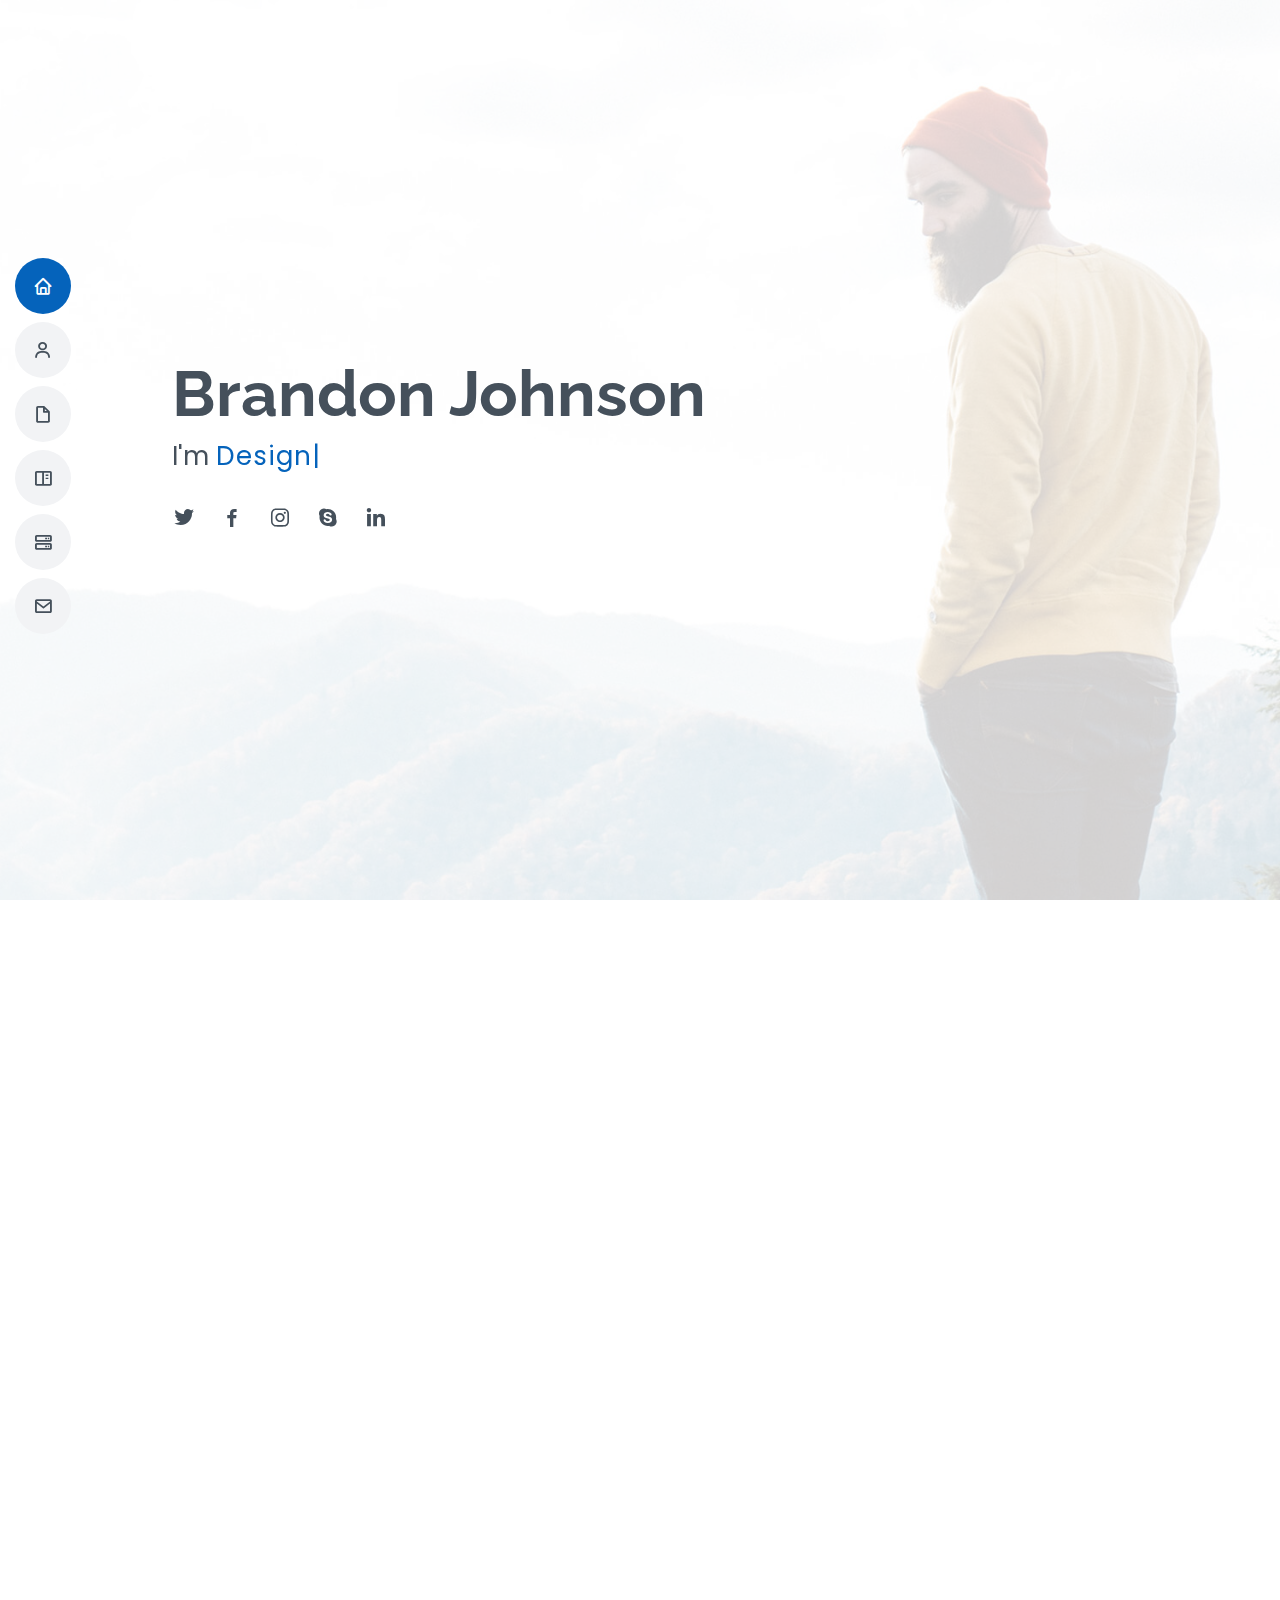
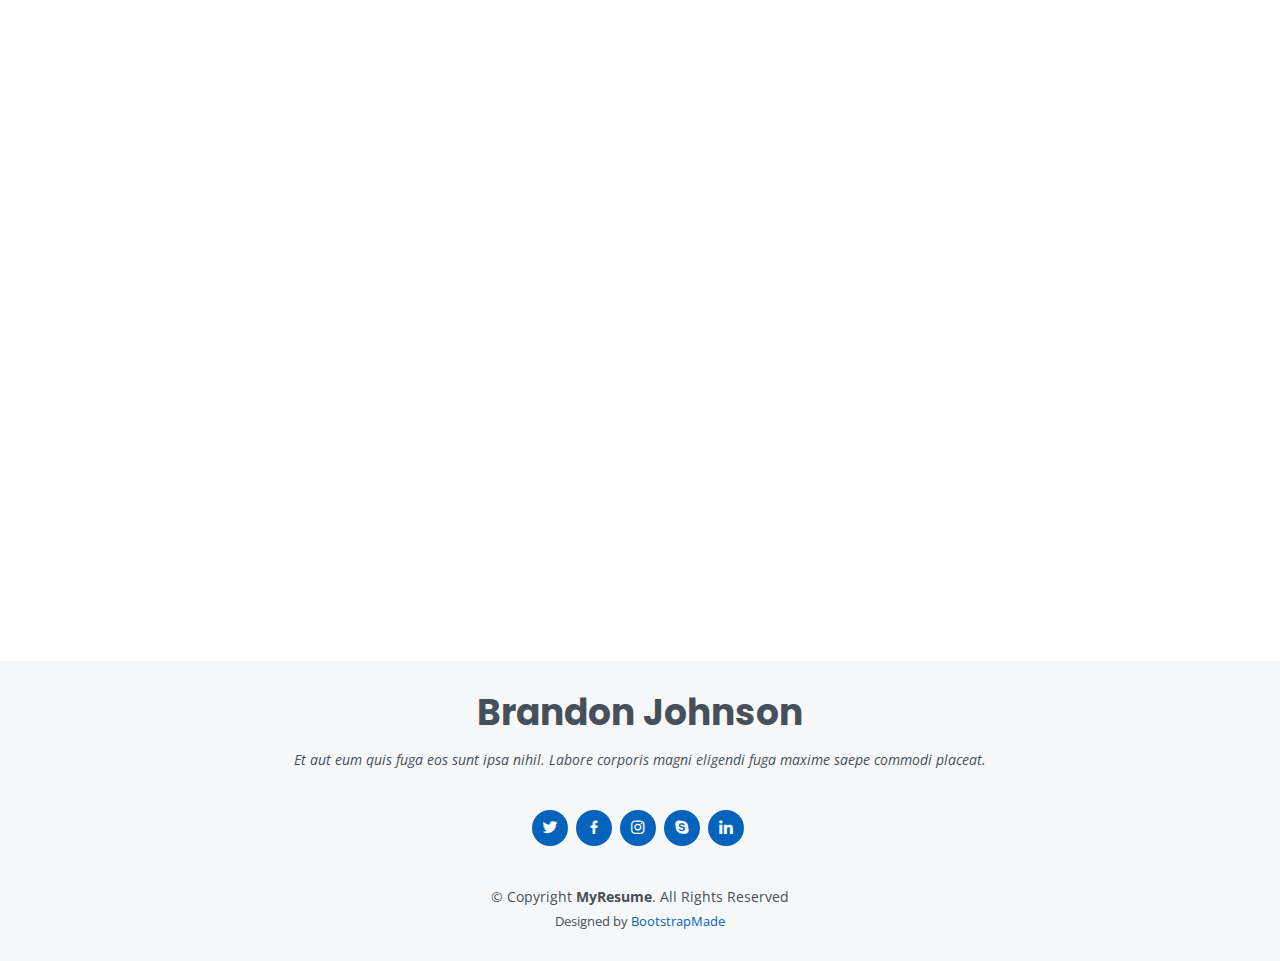
<file: portfolio/wwwroot/MyResume/index.html>
<!DOCTYPE html>
<html lang="en">

<head>
    <meta charset="utf-8">
    <meta content="width=device-width, initial-scale=1.0" name="viewport">

    <title>MyResume Bootstrap Template - Index</title>
    <meta content="" name="description">
    <meta content="" name="keywords">

    <!-- Favicons -->
    <link href="assets/img/favicon.png" rel="icon">
    <link href="assets/img/apple-touch-icon.png" rel="apple-touch-icon">

    <!-- Google Fonts -->
    <link href="https://fonts.googleapis.com/css?family=Open+Sans:300,300i,400,400i,600,600i,700,700i|Raleway:300,300i,400,400i,500,500i,600,600i,700,700i|Poppins:300,300i,400,400i,500,500i,600,600i,700,700i" rel="stylesheet">

    <!-- Vendor CSS Files -->
    <link href="assets/vendor/aos/aos.css" rel="stylesheet">
    <link href="assets/vendor/bootstrap/css/bootstrap.min.css" rel="stylesheet">
    <link href="assets/vendor/bootstrap-icons/bootstrap-icons.css" rel="stylesheet">
    <link href="assets/vendor/boxicons/css/boxicons.min.css" rel="stylesheet">
    <link href="assets/vendor/glightbox/css/glightbox.min.css" rel="stylesheet">
    <link href="assets/vendor/swiper/swiper-bundle.min.css" rel="stylesheet">

    <!-- Template Main CSS File -->
    <link href="assets/css/style.css" rel="stylesheet">

    <!-- =======================================================
    * Template Name: MyResume
    * Template URL: https://bootstrapmade.com/free-html-bootstrap-template-my-resume/
    * Updated: Mar 17 2024 with Bootstrap v5.3.3
    * Author: BootstrapMade.com
    * License: https://bootstrapmade.com/license/
    ======================================================== -->
</head>

<body>

    <!-- ======= Mobile nav toggle button ======= -->
    <!-- <button type="button" class="mobile-nav-toggle d-xl-none"><i class="bi bi-list mobile-nav-toggle"></i></button> -->
    <i class="bi bi-list mobile-nav-toggle d-lg-none"></i>
    <!-- ======= Header ======= -->
    <header id="header" class="d-flex flex-column justify-content-center">

        <nav id="navbar" class="navbar nav-menu">
            <ul>
                <li><a href="#hero" class="nav-link scrollto active"><i class="bx bx-home"></i> <span>Home</span></a></li>
                <li><a href="#about" class="nav-link scrollto"><i class="bx bx-user"></i> <span>About</span></a></li>
                <li><a href="#resume" class="nav-link scrollto"><i class="bx bx-file-blank"></i> <span>Resume</span></a></li>
                <li><a href="#portfolio" class="nav-link scrollto"><i class="bx bx-book-content"></i> <span>Portfolio</span></a></li>
                <li><a href="#services" class="nav-link scrollto"><i class="bx bx-server"></i> <span>Services</span></a></li>
                <li><a href="#contact" class="nav-link scrollto"><i class="bx bx-envelope"></i> <span>Contact</span></a></li>
            </ul>
        </nav><!-- .nav-menu -->

    </header><!-- End Header -->
    <!-- ======= Hero Section ======= -->
    <section id="hero" class="d-flex flex-column justify-content-center">
        <div class="container" data-aos="zoom-in" data-aos-delay="100">
            <h1>Brandon Johnson</h1>
            <p>I'm <span class="typed" data-typed-items="Designer, Developer, Freelancer, Photographer"></span></p>
            <div class="social-links">
                <a href="#" class="twitter"><i class="bx bxl-twitter"></i></a>
                <a href="#" class="facebook"><i class="bx bxl-facebook"></i></a>
                <a href="#" class="instagram"><i class="bx bxl-instagram"></i></a>
                <a href="#" class="google-plus"><i class="bx bxl-skype"></i></a>
                <a href="#" class="linkedin"><i class="bx bxl-linkedin"></i></a>
            </div>
        </div>
    </section><!-- End Hero -->

    <main id="main">

        <!-- ======= About Section ======= -->
        <section id="about" class="about">
            <div class="container" data-aos="fade-up">

                <div class="section-title">
                    <h2>About</h2>
                    <p>Magnam dolores commodi suscipit. Necessitatibus eius consequatur ex aliquid fuga eum quidem. Sit sint consectetur velit. Quisquam quos quisquam cupiditate. Et nemo qui impedit suscipit alias ea. Quia fugiat sit in iste officiis commodi quidem hic quas.</p>
                </div>

                <div class="row">
                    <div class="col-lg-4">
                        <img src="assets/img/profile-img.jpg" class="img-fluid" alt="">
                    </div>
                    <div class="col-lg-8 pt-4 pt-lg-0 content">
                        <h3>UI/UX Designer &amp; Web Developer.</h3>
                        <p class="fst-italic">
                            Lorem ipsum dolor sit amet, consectetur adipiscing elit, sed do eiusmod tempor incididunt ut labore et dolore
                            magna aliqua.
                        </p>
                        <div class="row">
                            <div class="col-lg-6">
                                <ul>
                                    <li><i class="bi bi-chevron-right"></i> <strong>Birthday:</strong> <span>1 May 1995</span></li>
                                    <li><i class="bi bi-chevron-right"></i> <strong>Website:</strong> <span>www.example.com</span></li>
                                    <li><i class="bi bi-chevron-right"></i> <strong>Phone:</strong> <span>+123 456 7890</span></li>
                                    <li><i class="bi bi-chevron-right"></i> <strong>City:</strong> <span>New York, USA</span></li>
                                </ul>
                            </div>
                            <div class="col-lg-6">
                                <ul>
                                    <li><i class="bi bi-chevron-right"></i> <strong>Age:</strong> <span>30</span></li>
                                    <li><i class="bi bi-chevron-right"></i> <strong>Degree:</strong> <span>Master</span></li>
                                    <li><i class="bi bi-chevron-right"></i> <strong>PhEmailone:</strong> <span>email@example.com</span></li>
                                    <li><i class="bi bi-chevron-right"></i> <strong>Freelance:</strong> <span>Available</span></li>
                                </ul>
                            </div>
                        </div>
                        <p>
                            Officiis eligendi itaque labore et dolorum mollitia officiis optio vero. Quisquam sunt adipisci omnis et ut. Nulla accusantium dolor incidunt officia tempore. Et eius omnis.
                            Cupiditate ut dicta maxime officiis quidem quia. Sed et consectetur qui quia repellendus itaque neque. Aliquid amet quidem ut quaerat cupiditate. Ab et eum qui repellendus omnis culpa magni laudantium dolores.
                        </p>
                    </div>
                </div>

            </div>
        </section><!-- End About Section -->
        <!-- ======= Facts Section ======= -->
        <section id="facts" class="facts">
            <div class="container" data-aos="fade-up">

                <div class="section-title">
                    <h2>Facts</h2>
                    <p>Magnam dolores commodi suscipit. Necessitatibus eius consequatur ex aliquid fuga eum quidem. Sit sint consectetur velit. Quisquam quos quisquam cupiditate. Et nemo qui impedit suscipit alias ea. Quia fugiat sit in iste officiis commodi quidem hic quas.</p>
                </div>

                <div class="row">

                    <div class="col-lg-3 col-md-6">
                        <div class="count-box">
                            <i class="bi bi-emoji-smile"></i>
                            <span data-purecounter-start="0" data-purecounter-end="232" data-purecounter-duration="1" class="purecounter"></span>
                            <p>Happy Clients</p>
                        </div>
                    </div>

                    <div class="col-lg-3 col-md-6 mt-5 mt-md-0">
                        <div class="count-box">
                            <i class="bi bi-journal-richtext"></i>
                            <span data-purecounter-start="0" data-purecounter-end="521" data-purecounter-duration="1" class="purecounter"></span>
                            <p>Projects</p>
                        </div>
                    </div>

                    <div class="col-lg-3 col-md-6 mt-5 mt-lg-0">
                        <div class="count-box">
                            <i class="bi bi-headset"></i>
                            <span data-purecounter-start="0" data-purecounter-end="1463" data-purecounter-duration="1" class="purecounter"></span>
                            <p>Hours Of Support</p>
                        </div>
                    </div>

                    <div class="col-lg-3 col-md-6 mt-5 mt-lg-0">
                        <div class="count-box">
                            <i class="bi bi-award"></i>
                            <span data-purecounter-start="0" data-purecounter-end="25" data-purecounter-duration="1" class="purecounter"></span>
                            <p>Awards</p>
                        </div>
                    </div>

                </div>

            </div>
        </section><!-- End Facts Section -->
        <!-- ======= Skills Section ======= -->
        <section id="skills" class="skills section-bg">
            <div class="container" data-aos="fade-up">

                <div class="section-title">
                    <h2>Skills</h2>
                    <p>Magnam dolores commodi suscipit. Necessitatibus eius consequatur ex aliquid fuga eum quidem. Sit sint consectetur velit. Quisquam quos quisquam cupiditate. Et nemo qui impedit suscipit alias ea. Quia fugiat sit in iste officiis commodi quidem hic quas.</p>
                </div>

                <div class="row skills-content">

                    <div class="col-lg-6">

                        <div class="progress">
                            <span class="skill">HTML <i class="val">100%</i></span>
                            <div class="progress-bar-wrap">
                                <div class="progress-bar" role="progressbar" aria-valuenow="100" aria-valuemin="0" aria-valuemax="100"></div>
                            </div>
                        </div>

                        <div class="progress">
                            <span class="skill">CSS <i class="val">90%</i></span>
                            <div class="progress-bar-wrap">
                                <div class="progress-bar" role="progressbar" aria-valuenow="90" aria-valuemin="0" aria-valuemax="100"></div>
                            </div>
                        </div>

                        <div class="progress">
                            <span class="skill">JavaScript <i class="val">75%</i></span>
                            <div class="progress-bar-wrap">
                                <div class="progress-bar" role="progressbar" aria-valuenow="75" aria-valuemin="0" aria-valuemax="100"></div>
                            </div>
                        </div>

                    </div>

                    <div class="col-lg-6">

                        <div class="progress">
                            <span class="skill">PHP <i class="val">80%</i></span>
                            <div class="progress-bar-wrap">
                                <div class="progress-bar" role="progressbar" aria-valuenow="80" aria-valuemin="0" aria-valuemax="100"></div>
                            </div>
                        </div>

                        <div class="progress">
                            <span class="skill">WordPress/CMS <i class="val">90%</i></span>
                            <div class="progress-bar-wrap">
                                <div class="progress-bar" role="progressbar" aria-valuenow="90" aria-valuemin="0" aria-valuemax="100"></div>
                            </div>
                        </div>

                        <div class="progress">
                            <span class="skill">Photoshop <i class="val">55%</i></span>
                            <div class="progress-bar-wrap">
                                <div class="progress-bar" role="progressbar" aria-valuenow="55" aria-valuemin="0" aria-valuemax="100"></div>
                            </div>
                        </div>

                    </div>

                </div>

            </div>
        </section><!-- End Skills Section -->
        <!-- ======= Resume Section ======= -->
        <section id="resume" class="resume">
            <div class="container" data-aos="fade-up">

                <div class="section-title">
                    <h2>Resume</h2>
                    <p>Magnam dolores commodi suscipit. Necessitatibus eius consequatur ex aliquid fuga eum quidem. Sit sint consectetur velit. Quisquam quos quisquam cupiditate. Et nemo qui impedit suscipit alias ea. Quia fugiat sit in iste officiis commodi quidem hic quas.</p>
                </div>

                <div class="row">
                    <div class="col-lg-6">
                        <h3 class="resume-title">Sumary</h3>
                        <div class="resume-item pb-0">
                            <h4>Brandon Johnson</h4>
                            <p><em>Innovative and deadline-driven Graphic Designer with 3+ years of experience designing and developing user-centered digital/print marketing material from initial concept to final, polished deliverable.</em></p>
                            <ul>
                                <li>Portland par 127,Orlando, FL</li>
                                <li>(123) 456-7891</li>
                                <li>alice.barkley@example.com</li>
                            </ul>
                        </div>

                        <h3 class="resume-title">Education</h3>
                        <div class="resume-item">
                            <h4>Master of Fine Arts &amp; Graphic Design</h4>
                            <h5>2015 - 2016</h5>
                            <p><em>Rochester Institute of Technology, Rochester, NY</em></p>
                            <p>Qui deserunt veniam. Et sed aliquam labore tempore sed quisquam iusto autem sit. Ea vero voluptatum qui ut dignissimos deleniti nerada porti sand markend</p>
                        </div>
                        <div class="resume-item">
                            <h4>Bachelor of Fine Arts &amp; Graphic Design</h4>
                            <h5>2010 - 2014</h5>
                            <p><em>Rochester Institute of Technology, Rochester, NY</em></p>
                            <p>Quia nobis sequi est occaecati aut. Repudiandae et iusto quae reiciendis et quis Eius vel ratione eius unde vitae rerum voluptates asperiores voluptatem Earum molestiae consequatur neque etlon sader mart dila</p>
                        </div>
                    </div>
                    <div class="col-lg-6">
                        <h3 class="resume-title">Professional Experience</h3>
                        <div class="resume-item">
                            <h4>Senior graphic design specialist</h4>
                            <h5>2019 - Present</h5>
                            <p><em>Experion, New York, NY </em></p>
                            <ul>
                                <li>Lead in the design, development, and implementation of the graphic, layout, and production communication materials</li>
                                <li>Delegate tasks to the 7 members of the design team and provide counsel on all aspects of the project. </li>
                                <li>Supervise the assessment of all graphic materials in order to ensure quality and accuracy of the design</li>
                                <li>Oversee the efficient use of production project budgets ranging from $2,000 - $25,000</li>
                            </ul>
                        </div>
                        <div class="resume-item">
                            <h4>Graphic design specialist</h4>
                            <h5>2017 - 2018</h5>
                            <p><em>Stepping Stone Advertising, New York, NY</em></p>
                            <ul>
                                <li>Developed numerous marketing programs (logos, brochures,infographics, presentations, and advertisements).</li>
                                <li>Managed up to 5 projects or tasks at a given time while under pressure</li>
                                <li>Recommended and consulted with clients on the most appropriate graphic design</li>
                                <li>Created 4+ design presentations and proposals a month for clients and account managers</li>
                            </ul>
                        </div>
                    </div>
                </div>

            </div>
        </section>
        <!-- End Resume Section -->
        <!-- ======= Portfolio Section ======= -->
        <section id="portfolio" class="portfolio section-bg">
            <div class="container" data-aos="fade-up">

                <div class="section-title">
                    <h2>Portfolio</h2>
                    <p>Magnam dolores commodi suscipit. Necessitatibus eius consequatur ex aliquid fuga eum quidem. Sit sint consectetur velit. Quisquam quos quisquam cupiditate. Et nemo qui impedit suscipit alias ea. Quia fugiat sit in iste officiis commodi quidem hic quas.</p>
                </div>

                <div class="row">
                    <div class="col-lg-12 d-flex justify-content-center" data-aos="fade-up" data-aos-delay="100">
                        <ul id="portfolio-flters">
                            <li data-filter="*" class="filter-active">All</li>
                            <li data-filter=".filter-app">App</li>
                            <li data-filter=".filter-card">Card</li>
                            <li data-filter=".filter-web">Web</li>
                        </ul>
                    </div>
                </div>

                <div class="row portfolio-container" data-aos="fade-up" data-aos-delay="200">

                    <div class="col-lg-4 col-md-6 portfolio-item filter-app">
                        <div class="portfolio-wrap">
                            <img src="assets/img/portfolio/portfolio-1.jpg" class="img-fluid" alt="">
                            <div class="portfolio-info">
                                <h4>App 1</h4>
                                <p>App</p>
                                <div class="portfolio-links">
                                    <a href="assets/img/portfolio/portfolio-1.jpg" data-gallery="portfolioGallery" class="portfolio-lightbox" title="App 1">
                                        <i class="bx bx-plus"></i>
                                    </a>
                                    <a href="portfolio-details.html" class="portfolio-details-lightbox" data-glightbox="type: external" title="Portfolio Details">
                                        <i class="bx bx-link"></i>
                                    </a>
                                </div>
                            </div>
                        </div>
                    </div>

                    <div class="col-lg-4 col-md-6 portfolio-item filter-web">
                        <div class="portfolio-wrap">
                            <img src="assets/img/portfolio/portfolio-2.jpg" class="img-fluid" alt="">
                            <div class="portfolio-info">
                                <h4>Web 3</h4>
                                <p>Web</p>
                                <div class="portfolio-links">
                                    <a href="assets/img/portfolio/portfolio-2.jpg" data-gallery="portfolioGallery" class="portfolio-lightbox" title="Web 3"><i class="bx bx-plus"></i></a>
                                    <a href="portfolio-details.html" class="portfolio-details-lightbox" data-glightbox="type: external" title="Portfolio Details"><i class="bx bx-link"></i></a>
                                </div>
                            </div>
                        </div>
                    </div>

                    <div class="col-lg-4 col-md-6 portfolio-item filter-app">
                        <div class="portfolio-wrap">
                            <img src="assets/img/portfolio/portfolio-3.jpg" class="img-fluid" alt="">
                            <div class="portfolio-info">
                                <h4>App 2</h4>
                                <p>App</p>
                                <div class="portfolio-links">
                                    <a href="assets/img/portfolio/portfolio-3.jpg" data-gallery="portfolioGallery" class="portfolio-lightbox" title="App 2"><i class="bx bx-plus"></i></a>
                                    <a href="portfolio-details.html" class="portfolio-details-lightbox" data-glightbox="type: external" title="Portfolio Details"><i class="bx bx-link"></i></a>
                                </div>
                            </div>
                        </div>
                    </div>

                    <div class="col-lg-4 col-md-6 portfolio-item filter-card">
                        <div class="portfolio-wrap">
                            <img src="assets/img/portfolio/portfolio-4.jpg" class="img-fluid" alt="">
                            <div class="portfolio-info">
                                <h4>Card 2</h4>
                                <p>Card</p>
                                <div class="portfolio-links">
                                    <a href="assets/img/portfolio/portfolio-4.jpg" data-gallery="portfolioGallery" class="portfolio-lightbox" title="Card 2"><i class="bx bx-plus"></i></a>
                                    <a href="portfolio-details.html" class="portfolio-details-lightbox" data-glightbox="type: external" title="Portfolio Details"><i class="bx bx-link"></i></a>
                                </div>
                            </div>
                        </div>
                    </div>

                    <div class="col-lg-4 col-md-6 portfolio-item filter-web">
                        <div class="portfolio-wrap">
                            <img src="assets/img/portfolio/portfolio-5.jpg" class="img-fluid" alt="">
                            <div class="portfolio-info">
                                <h4>Web 2</h4>
                                <p>Web</p>
                                <div class="portfolio-links">
                                    <a href="assets/img/portfolio/portfolio-5.jpg" data-gallery="portfolioGallery" class="portfolio-lightbox" title="Web 2"><i class="bx bx-plus"></i></a>
                                    <a href="portfolio-details.html" class="portfolio-details-lightbox" data-glightbox="type: external" title="Portfolio Details"><i class="bx bx-link"></i></a>
                                </div>
                            </div>
                        </div>
                    </div>

                    <div class="col-lg-4 col-md-6 portfolio-item filter-app">
                        <div class="portfolio-wrap">
                            <img src="assets/img/portfolio/portfolio-6.jpg" class="img-fluid" alt="">
                            <div class="portfolio-info">
                                <h4>App 3</h4>
                                <p>App</p>
                                <div class="portfolio-links">
                                    <a href="assets/img/portfolio/portfolio-6.jpg" data-gallery="portfolioGallery" class="portfolio-lightbox" title="App 3"><i class="bx bx-plus"></i></a>
                                    <a href="portfolio-details.html" class="portfolio-details-lightbox" data-glightbox="type: external" title="Portfolio Details"><i class="bx bx-link"></i></a>
                                </div>
                            </div>
                        </div>
                    </div>

                    <div class="col-lg-4 col-md-6 portfolio-item filter-card">
                        <div class="portfolio-wrap">
                            <img src="assets/img/portfolio/portfolio-7.jpg" class="img-fluid" alt="">
                            <div class="portfolio-info">
                                <h4>Card 1</h4>
                                <p>Card</p>
                                <div class="portfolio-links">
                                    <a href="assets/img/portfolio/portfolio-7.jpg" data-gallery="portfolioGallery" class="portfolio-lightbox" title="Card 1"><i class="bx bx-plus"></i></a>
                                    <a href="portfolio-details.html" class="portfolio-details-lightbox" data-glightbox="type: external" title="Portfolio Details"><i class="bx bx-link"></i></a>
                                </div>
                            </div>
                        </div>
                    </div>

                    <div class="col-lg-4 col-md-6 portfolio-item filter-card">
                        <div class="portfolio-wrap">
                            <img src="assets/img/portfolio/portfolio-8.jpg" class="img-fluid" alt="">
                            <div class="portfolio-info">
                                <h4>Card 3</h4>
                                <p>Card</p>
                                <div class="portfolio-links">
                                    <a href="assets/img/portfolio/portfolio-8.jpg" data-gallery="portfolioGallery" class="portfolio-lightbox" title="Card 3"><i class="bx bx-plus"></i></a>
                                    <a href="portfolio-details.html" class="portfolio-details-lightbox" data-glightbox="type: external" title="Portfolio Details"><i class="bx bx-link"></i></a>
                                </div>
                            </div>
                        </div>
                    </div>

                    <div class="col-lg-4 col-md-6 portfolio-item filter-web">
                        <div class="portfolio-wrap">
                            <img src="assets/img/portfolio/portfolio-9.jpg" class="img-fluid" alt="">
                            <div class="portfolio-info">
                                <h4>Web 3</h4>
                                <p>Web</p>
                                <div class="portfolio-links">
                                    <a href="assets/img/portfolio/portfolio-9.jpg" data-gallery="portfolioGallery" class="portfolio-lightbox" title="Web 3"><i class="bx bx-plus"></i></a>
                                    <a href="portfolio-details.html" class="portfolio-details-lightbox" data-glightbox="type: external" title="Portfolio Details"><i class="bx bx-link"></i></a>
                                </div>
                            </div>
                        </div>
                    </div>

                </div>

            </div>
        </section>
        <!-- End Portfolio Section -->
        <!-- ======= Services Section ======= -->
        <section id="services" class="services">
            <div class="container" data-aos="fade-up">

                <div class="section-title">
                    <h2>Services</h2>
                    <p>Magnam dolores commodi suscipit. Necessitatibus eius consequatur ex aliquid fuga eum quidem. Sit sint consectetur velit. Quisquam quos quisquam cupiditate. Et nemo qui impedit suscipit alias ea. Quia fugiat sit in iste officiis commodi quidem hic quas.</p>
                </div>

                <div class="row">

                    <div class="col-lg-4 col-md-6 d-flex align-items-stretch" data-aos="zoom-in" data-aos-delay="100">
                        <div class="icon-box iconbox-blue">
                            <div class="icon">
                                <svg width="100" height="100" viewBox="0 0 600 600" xmlns="http://www.w3.org/2000/svg">
                                    <path stroke="none" stroke-width="0" fill="#f5f5f5" d="M300,521.0016835830174C376.1290562159157,517.8887921683347,466.0731472004068,529.7835943286574,510.70327084640275,468.03025145048787C554.3714126377745,407.6079735673963,508.03601936045806,328.9844924480964,491.2728898941984,256.3432110539036C474.5976632858925,184.082847569629,479.9380746630129,96.60480741107993,416.23090153303,58.64404602377083C348.86323505073057,18.502131276798302,261.93793281208167,40.57373210992963,193.5410806939664,78.93577620505333C130.42746243093433,114.334589627462,98.30271207620316,179.96522072025542,76.75703585869454,249.04625023123273C51.97151888228291,328.5150500222984,13.704378332031375,421.85034740162234,66.52175969318436,486.19268352777647C119.04800174914682,550.1803526380478,217.28368757567262,524.383925680826,300,521.0016835830174"></path>
                                </svg>
                                <i class="bx bxl-dribbble"></i>
                            </div>
                            <h4><a href="">Lorem Ipsum</a></h4>
                            <p>Voluptatum deleniti atque corrupti quos dolores et quas molestias excepturi</p>
                        </div>
                    </div>

                    <div class="col-lg-4 col-md-6 d-flex align-items-stretch mt-4 mt-md-0" data-aos="zoom-in" data-aos-delay="200">
                        <div class="icon-box iconbox-orange ">
                            <div class="icon">
                                <svg width="100" height="100" viewBox="0 0 600 600" xmlns="http://www.w3.org/2000/svg">
                                    <path stroke="none" stroke-width="0" fill="#f5f5f5" d="M300,582.0697525312426C382.5290701553225,586.8405444964366,449.9789794690241,525.3245884688669,502.5850820975895,461.55621195738473C556.606425686781,396.0723002908107,615.8543463187945,314.28637112970534,586.6730223649479,234.56875336149918C558.9533121215079,158.8439757836574,454.9685369536778,164.00468322053177,381.49747125262974,130.76875717737553C312.15926192815925,99.40240125094834,248.97055460311594,18.661163978235184,179.8680185752513,50.54337015887873C110.5421016452524,82.52863877960104,119.82277516462835,180.83849132639028,109.12597500060166,256.43424936330496C100.08760227029461,320.3096726198365,92.17705696193138,384.0621239912766,124.79988738764834,439.7174275375508C164.83382741302287,508.01625554203684,220.96474134820875,577.5009287672846,300,582.0697525312426"></path>
                                </svg>
                                <i class="bx bx-file"></i>
                            </div>
                            <h4><a href="">Sed Perspiciatis</a></h4>
                            <p>Duis aute irure dolor in reprehenderit in voluptate velit esse cillum dolore</p>
                        </div>
                    </div>

                    <div class="col-lg-4 col-md-6 d-flex align-items-stretch mt-4 mt-lg-0" data-aos="zoom-in" data-aos-delay="300">
                        <div class="icon-box iconbox-pink">
                            <div class="icon">
                                <svg width="100" height="100" viewBox="0 0 600 600" xmlns="http://www.w3.org/2000/svg">
                                    <path stroke="none" stroke-width="0" fill="#f5f5f5" d="M300,541.5067337569781C382.14930387511276,545.0595476570109,479.8736841581634,548.3450877840088,526.4010558755058,480.5488172755941C571.5218469581645,414.80211281144784,517.5187510058486,332.0715597781072,496.52539010469104,255.14436215662573C477.37192572678356,184.95920475031193,473.57363656557914,105.61284051026155,413.0603344069578,65.22779650032875C343.27470386102294,18.654635553484475,251.2091493199835,5.337323636656869,175.0934190732945,40.62881213300186C97.87086631185822,76.43348514350839,51.98124368387456,156.15599469081315,36.44837278890362,239.84606092416172C21.716077023791087,319.22268207091537,43.775223500013084,401.1760424656574,96.891909868211,461.97329694683043C147.22146801428983,519.5804099606455,223.5754009179313,538.201503339737,300,541.5067337569781"></path>
                                </svg>
                                <i class="bx bx-tachometer"></i>
                            </div>
                            <h4><a href="">Magni Dolores</a></h4>
                            <p>Excepteur sint occaecat cupidatat non proident, sunt in culpa qui officia</p>
                        </div>
                    </div>

                    <div class="col-lg-4 col-md-6 d-flex align-items-stretch mt-4" data-aos="zoom-in" data-aos-delay="100">
                        <div class="icon-box iconbox-yellow">
                            <div class="icon">
                                <svg width="100" height="100" viewBox="0 0 600 600" xmlns="http://www.w3.org/2000/svg">
                                    <path stroke="none" stroke-width="0" fill="#f5f5f5" d="M300,503.46388370962813C374.79870501325706,506.71871716319447,464.8034551963731,527.1746412648533,510.4981551193396,467.86667711651364C555.9287308511215,408.9015244558933,512.6030010748507,327.5744911775523,490.211057578863,256.5855673507754C471.097692560561,195.9906835881958,447.69079081568157,138.11976852964426,395.19560036434837,102.3242989838813C329.3053358748298,57.3949838291264,248.02791733380457,8.279543830951368,175.87071277845988,42.242879143198664C103.41431057327972,76.34704239035025,93.79494320519305,170.9812938413882,81.28167332365135,250.07896920659033C70.17666984294237,320.27484674793965,64.84698225790005,396.69656628748305,111.28512138212992,450.4950937839243C156.20124167950087,502.5303643271138,231.32542653798444,500.4755392045468,300,503.46388370962813"></path>
                                </svg>
                                <i class="bx bx-layer"></i>
                            </div>
                            <h4><a href="">Nemo Enim</a></h4>
                            <p>At vero eos et accusamus et iusto odio dignissimos ducimus qui blanditiis</p>
                        </div>
                    </div>

                    <div class="col-lg-4 col-md-6 d-flex align-items-stretch mt-4" data-aos="zoom-in" data-aos-delay="200">
                        <div class="icon-box iconbox-red">
                            <div class="icon">
                                <svg width="100" height="100" viewBox="0 0 600 600" xmlns="http://www.w3.org/2000/svg">
                                    <path stroke="none" stroke-width="0" fill="#f5f5f5" d="M300,532.3542879108572C369.38199826031484,532.3153073249985,429.10787420159085,491.63046689027357,474.5244479745417,439.17860296908856C522.8885846962883,383.3225815378663,569.1668002868075,314.3205725914397,550.7432151929288,242.7694973846089C532.6665558377875,172.5657663291529,456.2379748765914,142.6223662098291,390.3689995646985,112.34683881706744C326.66090330228417,83.06452184765237,258.84405631176094,53.51806209861945,193.32584062364296,78.48882559362697C121.61183558270385,105.82097193414197,62.805066853699245,167.19869350419734,48.57481801355237,242.6138429142374C34.843463184063346,315.3850353017275,76.69343916112496,383.4422959591041,125.22947124332185,439.3748458443577C170.7312796277747,491.8107796887764,230.57421082200815,532.3932930995766,300,532.3542879108572"></path>
                                </svg>
                                <i class="bx bx-slideshow"></i>
                            </div>
                            <h4><a href="">Dele Cardo</a></h4>
                            <p>Quis consequatur saepe eligendi voluptatem consequatur dolor consequuntur</p>
                        </div>
                    </div>

                    <div class="col-lg-4 col-md-6 d-flex align-items-stretch mt-4" data-aos="zoom-in" data-aos-delay="300">
                        <div class="icon-box iconbox-teal">
                            <div class="icon">
                                <svg width="100" height="100" viewBox="0 0 600 600" xmlns="http://www.w3.org/2000/svg">
                                    <path stroke="none" stroke-width="0" fill="#f5f5f5" d="M300,566.797414625762C385.7384707136149,576.1784315230908,478.7894351017131,552.8928747891023,531.9192734346935,484.94944893311C584.6109503024035,417.5663521118492,582.489472248146,322.67544863468447,553.9536738515405,242.03673114598146C529.1557734026468,171.96086150256528,465.24506316201064,127.66468636344209,395.9583748389544,100.7403814666027C334.2173773831606,76.7482773500951,269.4350130405921,84.62216499799875,207.1952322260088,107.2889140133804C132.92018162631612,134.33871894543012,41.79353780512637,160.00259165414826,22.644507872594943,236.69541883565114C3.319112789854554,314.0945973066697,72.72355303640163,379.243833228382,124.04198916343866,440.3218312028393C172.9286146004772,498.5055451809895,224.45579914871206,558.5317968840102,300,566.797414625762"></path>
                                </svg>
                                <i class="bx bx-arch"></i>
                            </div>
                            <h4><a href="">Divera Don</a></h4>
                            <p>Modi nostrum vel laborum. Porro fugit error sit minus sapiente sit aspernatur</p>
                        </div>
                    </div>

                </div>

            </div>
        </section><!-- End Services Section -->
        <!-- ======= Testimonials Section ======= -->
        <section id="testimonials" class="testimonials section-bg">
            <div class="container" data-aos="fade-up">

                <div class="section-title">
                    <h2>Testimonials</h2>
                </div>

                <div class="testimonials-slider swiper" data-aos="fade-up" data-aos-delay="100">
                    <div class="swiper-wrapper">

                        <div class="swiper-slide">
                            <div class="testimonial-item">
                                <img src="assets/img/testimonials/testimonials-1.jpg" class="testimonial-img" alt="">
                                <h3>Saul Goodman</h3>
                                <h4>Ceo &amp; Founder</h4>
                                <p>
                                    <i class="bx bxs-quote-alt-left quote-icon-left"></i>
                                    Proin iaculis purus consequat sem cure digni ssim donec porttitora entum suscipit rhoncus. Accusantium quam, ultricies eget id, aliquam eget nibh et. Maecen aliquam, risus at semper.
                                    <i class="bx bxs-quote-alt-right quote-icon-right"></i>
                                </p>
                            </div>
                        </div><!-- End testimonial item -->

                        <div class="swiper-slide">
                            <div class="testimonial-item">
                                <img src="assets/img/testimonials/testimonials-2.jpg" class="testimonial-img" alt="">
                                <h3>Sara Wilsson</h3>
                                <h4>Designer</h4>
                                <p>
                                    <i class="bx bxs-quote-alt-left quote-icon-left"></i>
                                    Export tempor illum tamen malis malis eram quae irure esse labore quem cillum quid cillum eram malis quorum velit fore eram velit sunt aliqua noster fugiat irure amet legam anim culpa.
                                    <i class="bx bxs-quote-alt-right quote-icon-right"></i>
                                </p>
                            </div>
                        </div><!-- End testimonial item -->

                        <div class="swiper-slide">
                            <div class="testimonial-item">
                                <img src="assets/img/testimonials/testimonials-3.jpg" class="testimonial-img" alt="">
                                <h3>Jena Karlis</h3>
                                <h4>Store Owner</h4>
                                <p>
                                    <i class="bx bxs-quote-alt-left quote-icon-left"></i>
                                    Enim nisi quem export duis labore cillum quae magna enim sint quorum nulla quem veniam duis minim tempor labore quem eram duis noster aute amet eram fore quis sint minim.
                                    <i class="bx bxs-quote-alt-right quote-icon-right"></i>
                                </p>
                            </div>
                        </div><!-- End testimonial item -->

                        <div class="swiper-slide">
                            <div class="testimonial-item">
                                <img src="assets/img/testimonials/testimonials-4.jpg" class="testimonial-img" alt="">
                                <h3>Matt Brandon</h3>
                                <h4>Freelancer</h4>
                                <p>
                                    <i class="bx bxs-quote-alt-left quote-icon-left"></i>
                                    Fugiat enim eram quae cillum dolore dolor amet nulla culpa multos export minim fugiat minim velit minim dolor enim duis veniam ipsum anim magna sunt elit fore quem dolore labore illum veniam.
                                    <i class="bx bxs-quote-alt-right quote-icon-right"></i>
                                </p>
                            </div>
                        </div><!-- End testimonial item -->

                        <div class="swiper-slide">
                            <div class="testimonial-item">
                                <img src="assets/img/testimonials/testimonials-5.jpg" class="testimonial-img" alt="">
                                <h3>John Larson</h3>
                                <h4>Entrepreneur</h4>
                                <p>
                                    <i class="bx bxs-quote-alt-left quote-icon-left"></i>
                                    Quis quorum aliqua sint quem legam fore sunt eram irure aliqua veniam tempor noster veniam enim culpa labore duis sunt culpa nulla illum cillum fugiat legam esse veniam culpa fore nisi cillum quid.
                                    <i class="bx bxs-quote-alt-right quote-icon-right"></i>
                                </p>
                            </div>
                        </div><!-- End testimonial item -->

                    </div>
                    <div class="swiper-pagination"></div>
                </div>

            </div>
        </section><!-- End Testimonials Section -->
        <!-- ======= Contact Section ======= -->
        <section id="contact" class="contact">
            <div class="container" data-aos="fade-up">

                <div class="section-title">
                    <h2>Contact</h2>
                </div>

                <div class="row mt-1">

                    <div class="col-lg-4">
                        <div class="info">
                            <div class="address">
                                <i class="bi bi-geo-alt"></i>
                                <h4>Location:</h4>
                                <p>A108 Adam Street, New York, NY 535022</p>
                            </div>

                            <div class="email">
                                <i class="bi bi-envelope"></i>
                                <h4>Email:</h4>
                                <p>info@example.com</p>
                            </div>

                            <div class="phone">
                                <i class="bi bi-phone"></i>
                                <h4>Call:</h4>
                                <p>+1 5589 55488 55s</p>
                            </div>

                        </div>

                    </div>

                    <div class="col-lg-8 mt-5 mt-lg-0">

                        <form method="post" role="form" class="php-email-form">
                            <div class="row">
                                <div class="col-md-6 form-group">
                                    <input type="text" name="name" class="form-control" id="name" placeholder="Your Name" required>
                                </div>
                                <div class="col-md-6 form-group mt-3 mt-md-0">
                                    <input type="email" class="form-control" name="email" id="email" placeholder="Your Email" required>
                                </div>
                            </div>
                            <div class="form-group mt-3">
                                <input type="text" class="form-control" name="subject" id="subject" placeholder="Subject" required>
                            </div>
                            <div class="form-group mt-3">
                                <textarea class="form-control" name="message" rows="5" placeholder="Message" required></textarea>
                            </div>
                            <div class="my-3">
                                <div class="loading">Loading</div>
                                <div class="error-message"></div>
                                <div class="sent-message">Your message has been sent. Thank you!</div>
                            </div>
                            <div class="text-center"><button type="submit">Send Message</button></div>
                        </form>

                    </div>

                </div>

            </div>
        </section><!-- End Contact Section -->

    </main><!-- End #main -->
    <!-- ======= Footer ======= -->
    <footer id="footer">
        <div class="container">
            <h3>Brandon Johnson</h3>
            <p>Et aut eum quis fuga eos sunt ipsa nihil. Labore corporis magni eligendi fuga maxime saepe commodi placeat.</p>
            <div class="social-links">
                <a href="#" class="twitter"><i class="bx bxl-twitter"></i></a>
                <a href="#" class="facebook"><i class="bx bxl-facebook"></i></a>
                <a href="#" class="instagram"><i class="bx bxl-instagram"></i></a>
                <a href="#" class="google-plus"><i class="bx bxl-skype"></i></a>
                <a href="#" class="linkedin"><i class="bx bxl-linkedin"></i></a>
            </div>
            <div class="copyright">
                &copy; Copyright <strong><span>MyResume</span></strong>. All Rights Reserved
            </div>
            <div class="credits">
                <!-- All the links in the footer should remain intact. -->
                <!-- You can delete the links only if you purchased the pro version. -->
                <!-- Licensing information: [license-url] -->
                <!-- Purchase the pro version with working PHP/AJAX contact form: https://bootstrapmade.com/free-html-bootstrap-template-my-resume/ -->
                Designed by <a href="https://bootstrapmade.com/">BootstrapMade</a>
            </div>
        </div>
    </footer><!-- End Footer -->

    <div id="preloader"></div>
    <a href="#" class="back-to-top d-flex align-items-center justify-content-center"><i class="bi bi-arrow-up-short"></i></a>

    <!-- Vendor JS Files -->
    <script src="assets/vendor/purecounter/purecounter_vanilla.js"></script>
    <script src="assets/vendor/aos/aos.js"></script>
    <script src="assets/vendor/bootstrap/js/bootstrap.bundle.min.js"></script>
    <script src="assets/vendor/glightbox/js/glightbox.min.js"></script>
    <script src="assets/vendor/isotope-layout/isotope.pkgd.min.js"></script>
    <script src="assets/vendor/swiper/swiper-bundle.min.js"></script>
    <script src="assets/vendor/typed.js/typed.umd.js"></script>
    <script src="assets/vendor/waypoints/noframework.waypoints.js"></script>
    <script src="assets/vendor/php-email-form/validate.js"></script>

    <!-- Template Main JS File -->
    <script src="assets/js/main.js"></script>

</body>

</html>
</file>
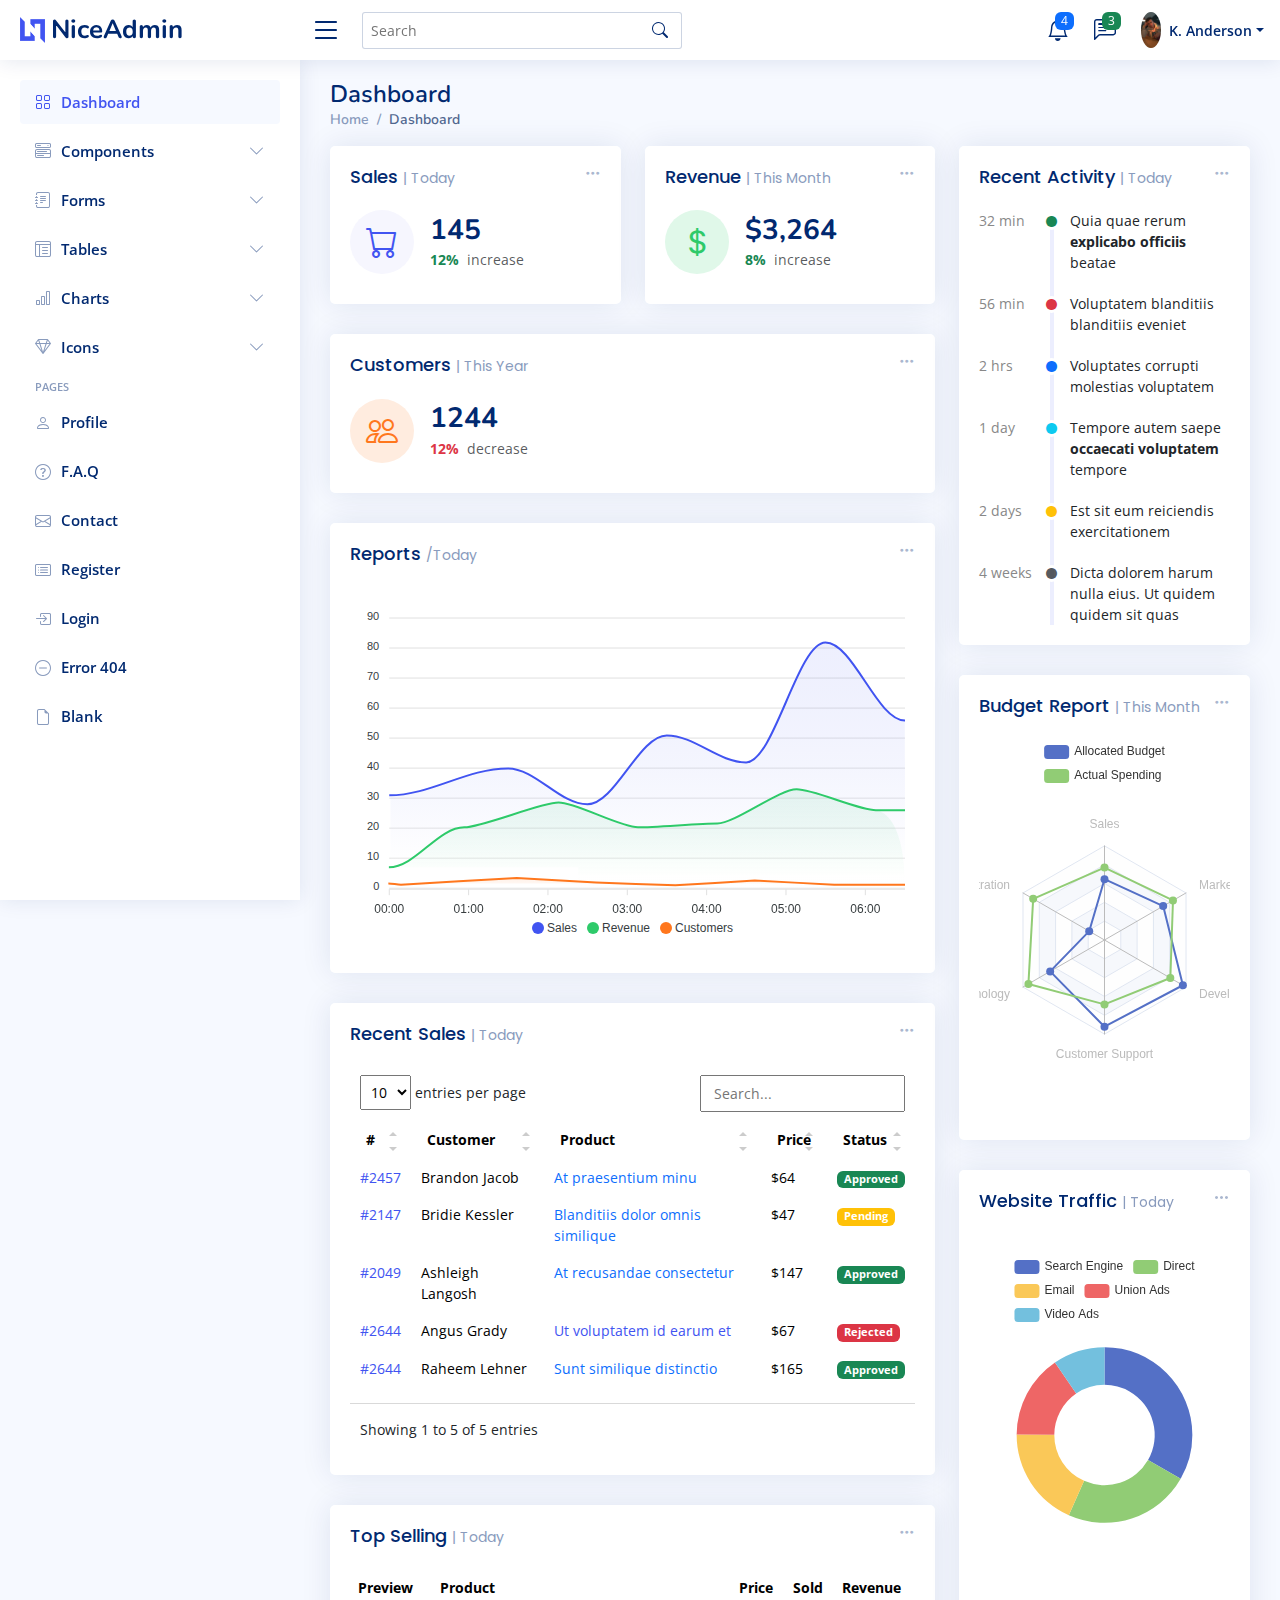
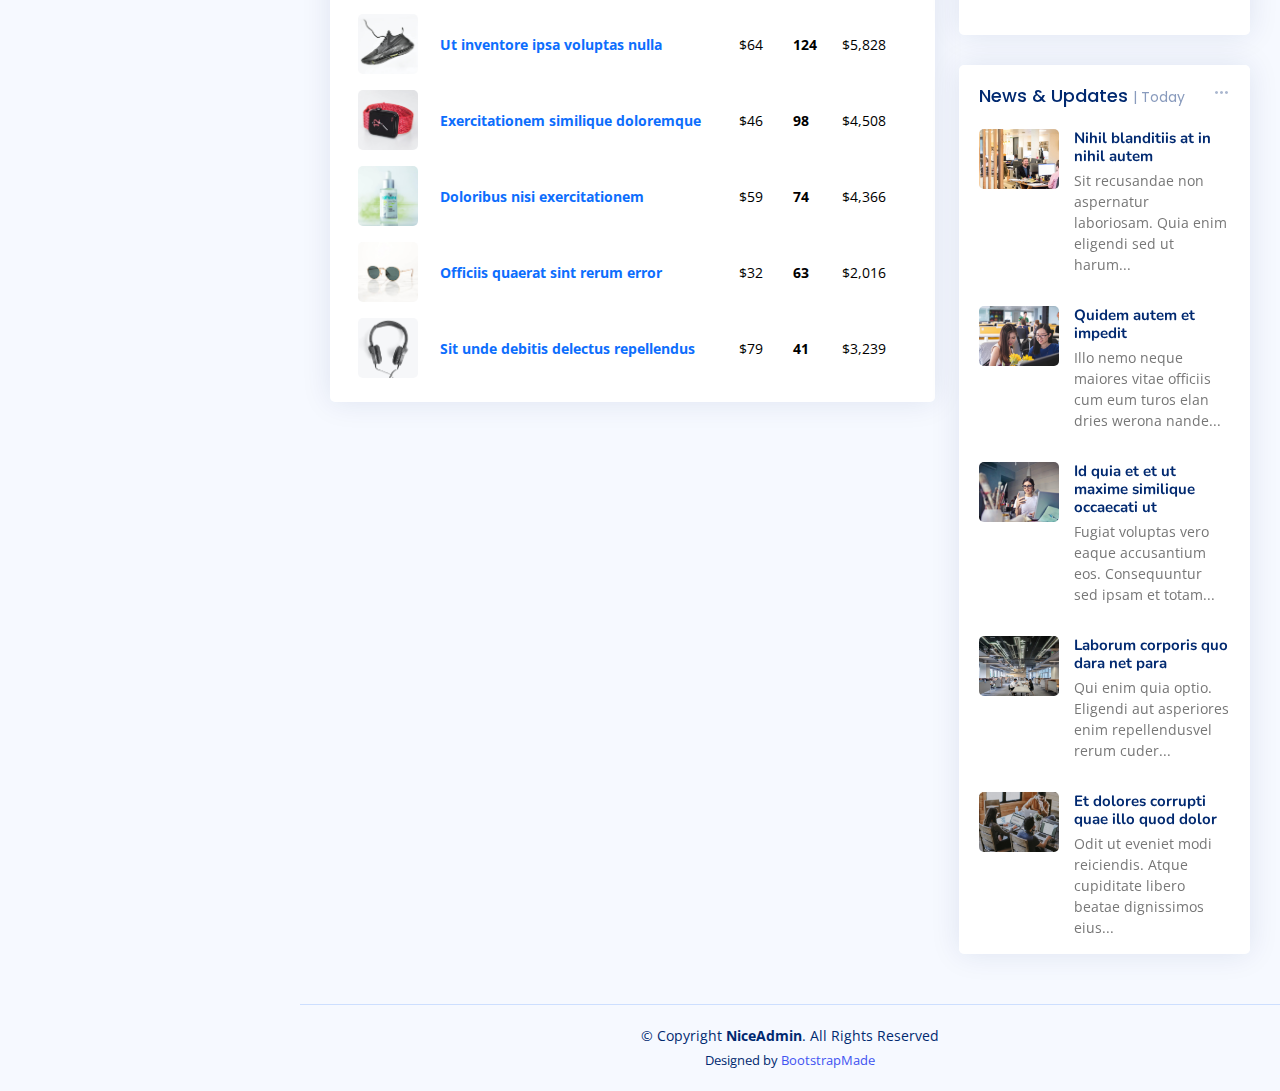
<file: portfolio/wwwroot/NiceAdmin/index.html>
<!DOCTYPE html>
<html lang="en">

<head>
  <meta charset="utf-8">
  <meta content="width=device-width, initial-scale=1.0" name="viewport">

  <title>Dashboard - NiceAdmin Bootstrap Template</title>
  <meta content="" name="description">
  <meta content="" name="keywords">

  <!-- Favicons -->
  <link href="assets/img/favicon.png" rel="icon">
  <link href="assets/img/apple-touch-icon.png" rel="apple-touch-icon">

  <!-- Google Fonts -->
  <link href="https://fonts.gstatic.com" rel="preconnect">
  <link href="https://fonts.googleapis.com/css?family=Open+Sans:300,300i,400,400i,600,600i,700,700i|Nunito:300,300i,400,400i,600,600i,700,700i|Poppins:300,300i,400,400i,500,500i,600,600i,700,700i" rel="stylesheet">

  <!-- Vendor CSS Files -->
  <link href="assets/vendor/bootstrap/css/bootstrap.min.css" rel="stylesheet">
  <link href="assets/vendor/bootstrap-icons/bootstrap-icons.css" rel="stylesheet">
  <link href="assets/vendor/boxicons/css/boxicons.min.css" rel="stylesheet">
  <link href="assets/vendor/quill/quill.snow.css" rel="stylesheet">
  <link href="assets/vendor/quill/quill.bubble.css" rel="stylesheet">
  <link href="assets/vendor/remixicon/remixicon.css" rel="stylesheet">
  <link href="assets/vendor/simple-datatables/style.css" rel="stylesheet">

  <!-- Template Main CSS File -->
  <link href="assets/css/style.css" rel="stylesheet">

  <!-- =======================================================
  * Template Name: NiceAdmin
  * Template URL: https://bootstrapmade.com/nice-admin-bootstrap-admin-html-template/
  * Updated: Apr 20 2024 with Bootstrap v5.3.3
  * Author: BootstrapMade.com
  * License: https://bootstrapmade.com/license/
  ======================================================== -->
</head>

<body>

  <!-- ======= Header ======= -->
  <header id="header" class="header fixed-top d-flex align-items-center">

    <div class="d-flex align-items-center justify-content-between">
      <a href="index.html" class="logo d-flex align-items-center">
        <img src="assets/img/logo.png" alt="">
        <span class="d-none d-lg-block">NiceAdmin</span>
      </a>
      <i class="bi bi-list toggle-sidebar-btn"></i>
    </div><!-- End Logo -->

    <div class="search-bar">
      <form class="search-form d-flex align-items-center" method="POST" action="#">
        <input type="text" name="query" placeholder="Search" title="Enter search keyword">
        <button type="submit" title="Search"><i class="bi bi-search"></i></button>
      </form>
    </div><!-- End Search Bar -->

    <nav class="header-nav ms-auto">
      <ul class="d-flex align-items-center">

        <li class="nav-item d-block d-lg-none">
          <a class="nav-link nav-icon search-bar-toggle " href="#">
            <i class="bi bi-search"></i>
          </a>
        </li><!-- End Search Icon-->

        <li class="nav-item dropdown">

          <a class="nav-link nav-icon" href="#" data-bs-toggle="dropdown">
            <i class="bi bi-bell"></i>
            <span class="badge bg-primary badge-number">4</span>
          </a><!-- End Notification Icon -->

          <ul class="dropdown-menu dropdown-menu-end dropdown-menu-arrow notifications">
            <li class="dropdown-header">
              You have 4 new notifications
              <a href="#"><span class="badge rounded-pill bg-primary p-2 ms-2">View all</span></a>
            </li>
            <li>
              <hr class="dropdown-divider">
            </li>

            <li class="notification-item">
              <i class="bi bi-exclamation-circle text-warning"></i>
              <div>
                <h4>Lorem Ipsum</h4>
                <p>Quae dolorem earum veritatis oditseno</p>
                <p>30 min. ago</p>
              </div>
            </li>

            <li>
              <hr class="dropdown-divider">
            </li>

            <li class="notification-item">
              <i class="bi bi-x-circle text-danger"></i>
              <div>
                <h4>Atque rerum nesciunt</h4>
                <p>Quae dolorem earum veritatis oditseno</p>
                <p>1 hr. ago</p>
              </div>
            </li>

            <li>
              <hr class="dropdown-divider">
            </li>

            <li class="notification-item">
              <i class="bi bi-check-circle text-success"></i>
              <div>
                <h4>Sit rerum fuga</h4>
                <p>Quae dolorem earum veritatis oditseno</p>
                <p>2 hrs. ago</p>
              </div>
            </li>

            <li>
              <hr class="dropdown-divider">
            </li>

            <li class="notification-item">
              <i class="bi bi-info-circle text-primary"></i>
              <div>
                <h4>Dicta reprehenderit</h4>
                <p>Quae dolorem earum veritatis oditseno</p>
                <p>4 hrs. ago</p>
              </div>
            </li>

            <li>
              <hr class="dropdown-divider">
            </li>
            <li class="dropdown-footer">
              <a href="#">Show all notifications</a>
            </li>

          </ul><!-- End Notification Dropdown Items -->

        </li><!-- End Notification Nav -->

        <li class="nav-item dropdown">

          <a class="nav-link nav-icon" href="#" data-bs-toggle="dropdown">
            <i class="bi bi-chat-left-text"></i>
            <span class="badge bg-success badge-number">3</span>
          </a><!-- End Messages Icon -->

          <ul class="dropdown-menu dropdown-menu-end dropdown-menu-arrow messages">
            <li class="dropdown-header">
              You have 3 new messages
              <a href="#"><span class="badge rounded-pill bg-primary p-2 ms-2">View all</span></a>
            </li>
            <li>
              <hr class="dropdown-divider">
            </li>

            <li class="message-item">
              <a href="#">
                <img src="assets/img/messages-1.jpg" alt="" class="rounded-circle">
                <div>
                  <h4>Maria Hudson</h4>
                  <p>Velit asperiores et ducimus soluta repudiandae labore officia est ut...</p>
                  <p>4 hrs. ago</p>
                </div>
              </a>
            </li>
            <li>
              <hr class="dropdown-divider">
            </li>

            <li class="message-item">
              <a href="#">
                <img src="assets/img/messages-2.jpg" alt="" class="rounded-circle">
                <div>
                  <h4>Anna Nelson</h4>
                  <p>Velit asperiores et ducimus soluta repudiandae labore officia est ut...</p>
                  <p>6 hrs. ago</p>
                </div>
              </a>
            </li>
            <li>
              <hr class="dropdown-divider">
            </li>

            <li class="message-item">
              <a href="#">
                <img src="assets/img/messages-3.jpg" alt="" class="rounded-circle">
                <div>
                  <h4>David Muldon</h4>
                  <p>Velit asperiores et ducimus soluta repudiandae labore officia est ut...</p>
                  <p>8 hrs. ago</p>
                </div>
              </a>
            </li>
            <li>
              <hr class="dropdown-divider">
            </li>

            <li class="dropdown-footer">
              <a href="#">Show all messages</a>
            </li>

          </ul><!-- End Messages Dropdown Items -->

        </li><!-- End Messages Nav -->

        <li class="nav-item dropdown pe-3">

          <a class="nav-link nav-profile d-flex align-items-center pe-0" href="#" data-bs-toggle="dropdown">
            <img src="assets/img/profile-img.jpg" alt="Profile" class="rounded-circle">
            <span class="d-none d-md-block dropdown-toggle ps-2">K. Anderson</span>
          </a><!-- End Profile Iamge Icon -->

          <ul class="dropdown-menu dropdown-menu-end dropdown-menu-arrow profile">
            <li class="dropdown-header">
              <h6>Kevin Anderson</h6>
              <span>Web Designer</span>
            </li>
            <li>
              <hr class="dropdown-divider">
            </li>

            <li>
              <a class="dropdown-item d-flex align-items-center" href="users-profile.html">
                <i class="bi bi-person"></i>
                <span>My Profile</span>
              </a>
            </li>
            <li>
              <hr class="dropdown-divider">
            </li>

            <li>
              <a class="dropdown-item d-flex align-items-center" href="users-profile.html">
                <i class="bi bi-gear"></i>
                <span>Account Settings</span>
              </a>
            </li>
            <li>
              <hr class="dropdown-divider">
            </li>

            <li>
              <a class="dropdown-item d-flex align-items-center" href="pages-faq.html">
                <i class="bi bi-question-circle"></i>
                <span>Need Help?</span>
              </a>
            </li>
            <li>
              <hr class="dropdown-divider">
            </li>

            <li>
              <a class="dropdown-item d-flex align-items-center" href="#">
                <i class="bi bi-box-arrow-right"></i>
                <span>Sign Out</span>
              </a>
            </li>

          </ul><!-- End Profile Dropdown Items -->
        </li><!-- End Profile Nav -->

      </ul>
    </nav><!-- End Icons Navigation -->

  </header><!-- End Header -->

  <!-- ======= Sidebar ======= -->
  <aside id="sidebar" class="sidebar">

    <ul class="sidebar-nav" id="sidebar-nav">

      <li class="nav-item">
        <a class="nav-link " href="index.html">
          <i class="bi bi-grid"></i>
          <span>Dashboard</span>
        </a>
      </li><!-- End Dashboard Nav -->

      <li class="nav-item">
        <a class="nav-link collapsed" data-bs-target="#components-nav" data-bs-toggle="collapse" href="#">
          <i class="bi bi-menu-button-wide"></i><span>Components</span><i class="bi bi-chevron-down ms-auto"></i>
        </a>
        <ul id="components-nav" class="nav-content collapse " data-bs-parent="#sidebar-nav">
          <li>
            <a href="components-alerts.html">
              <i class="bi bi-circle"></i><span>Alerts</span>
            </a>
          </li>
          <li>
            <a href="components-accordion.html">
              <i class="bi bi-circle"></i><span>Accordion</span>
            </a>
          </li>
          <li>
            <a href="components-badges.html">
              <i class="bi bi-circle"></i><span>Badges</span>
            </a>
          </li>
          <li>
            <a href="components-breadcrumbs.html">
              <i class="bi bi-circle"></i><span>Breadcrumbs</span>
            </a>
          </li>
          <li>
            <a href="components-buttons.html">
              <i class="bi bi-circle"></i><span>Buttons</span>
            </a>
          </li>
          <li>
            <a href="components-cards.html">
              <i class="bi bi-circle"></i><span>Cards</span>
            </a>
          </li>
          <li>
            <a href="components-carousel.html">
              <i class="bi bi-circle"></i><span>Carousel</span>
            </a>
          </li>
          <li>
            <a href="components-list-group.html">
              <i class="bi bi-circle"></i><span>List group</span>
            </a>
          </li>
          <li>
            <a href="components-modal.html">
              <i class="bi bi-circle"></i><span>Modal</span>
            </a>
          </li>
          <li>
            <a href="components-tabs.html">
              <i class="bi bi-circle"></i><span>Tabs</span>
            </a>
          </li>
          <li>
            <a href="components-pagination.html">
              <i class="bi bi-circle"></i><span>Pagination</span>
            </a>
          </li>
          <li>
            <a href="components-progress.html">
              <i class="bi bi-circle"></i><span>Progress</span>
            </a>
          </li>
          <li>
            <a href="components-spinners.html">
              <i class="bi bi-circle"></i><span>Spinners</span>
            </a>
          </li>
          <li>
            <a href="components-tooltips.html">
              <i class="bi bi-circle"></i><span>Tooltips</span>
            </a>
          </li>
        </ul>
      </li><!-- End Components Nav -->

      <li class="nav-item">
        <a class="nav-link collapsed" data-bs-target="#forms-nav" data-bs-toggle="collapse" href="#">
          <i class="bi bi-journal-text"></i><span>Forms</span><i class="bi bi-chevron-down ms-auto"></i>
        </a>
        <ul id="forms-nav" class="nav-content collapse " data-bs-parent="#sidebar-nav">
          <li>
            <a href="forms-elements.html">
              <i class="bi bi-circle"></i><span>Form Elements</span>
            </a>
          </li>
          <li>
            <a href="forms-layouts.html">
              <i class="bi bi-circle"></i><span>Form Layouts</span>
            </a>
          </li>
          <li>
            <a href="forms-editors.html">
              <i class="bi bi-circle"></i><span>Form Editors</span>
            </a>
          </li>
          <li>
            <a href="forms-validation.html">
              <i class="bi bi-circle"></i><span>Form Validation</span>
            </a>
          </li>
        </ul>
      </li><!-- End Forms Nav -->

      <li class="nav-item">
        <a class="nav-link collapsed" data-bs-target="#tables-nav" data-bs-toggle="collapse" href="#">
          <i class="bi bi-layout-text-window-reverse"></i><span>Tables</span><i class="bi bi-chevron-down ms-auto"></i>
        </a>
        <ul id="tables-nav" class="nav-content collapse " data-bs-parent="#sidebar-nav">
          <li>
            <a href="tables-general.html">
              <i class="bi bi-circle"></i><span>General Tables</span>
            </a>
          </li>
          <li>
            <a href="tables-data.html">
              <i class="bi bi-circle"></i><span>Data Tables</span>
            </a>
          </li>
        </ul>
      </li><!-- End Tables Nav -->

      <li class="nav-item">
        <a class="nav-link collapsed" data-bs-target="#charts-nav" data-bs-toggle="collapse" href="#">
          <i class="bi bi-bar-chart"></i><span>Charts</span><i class="bi bi-chevron-down ms-auto"></i>
        </a>
        <ul id="charts-nav" class="nav-content collapse " data-bs-parent="#sidebar-nav">
          <li>
            <a href="charts-chartjs.html">
              <i class="bi bi-circle"></i><span>Chart.js</span>
            </a>
          </li>
          <li>
            <a href="charts-apexcharts.html">
              <i class="bi bi-circle"></i><span>ApexCharts</span>
            </a>
          </li>
          <li>
            <a href="charts-echarts.html">
              <i class="bi bi-circle"></i><span>ECharts</span>
            </a>
          </li>
        </ul>
      </li><!-- End Charts Nav -->

      <li class="nav-item">
        <a class="nav-link collapsed" data-bs-target="#icons-nav" data-bs-toggle="collapse" href="#">
          <i class="bi bi-gem"></i><span>Icons</span><i class="bi bi-chevron-down ms-auto"></i>
        </a>
        <ul id="icons-nav" class="nav-content collapse " data-bs-parent="#sidebar-nav">
          <li>
            <a href="icons-bootstrap.html">
              <i class="bi bi-circle"></i><span>Bootstrap Icons</span>
            </a>
          </li>
          <li>
            <a href="icons-remix.html">
              <i class="bi bi-circle"></i><span>Remix Icons</span>
            </a>
          </li>
          <li>
            <a href="icons-boxicons.html">
              <i class="bi bi-circle"></i><span>Boxicons</span>
            </a>
          </li>
        </ul>
      </li><!-- End Icons Nav -->

      <li class="nav-heading">Pages</li>

      <li class="nav-item">
        <a class="nav-link collapsed" href="users-profile.html">
          <i class="bi bi-person"></i>
          <span>Profile</span>
        </a>
      </li><!-- End Profile Page Nav -->

      <li class="nav-item">
        <a class="nav-link collapsed" href="pages-faq.html">
          <i class="bi bi-question-circle"></i>
          <span>F.A.Q</span>
        </a>
      </li><!-- End F.A.Q Page Nav -->

      <li class="nav-item">
        <a class="nav-link collapsed" href="pages-contact.html">
          <i class="bi bi-envelope"></i>
          <span>Contact</span>
        </a>
      </li><!-- End Contact Page Nav -->

      <li class="nav-item">
        <a class="nav-link collapsed" href="pages-register.html">
          <i class="bi bi-card-list"></i>
          <span>Register</span>
        </a>
      </li><!-- End Register Page Nav -->

      <li class="nav-item">
        <a class="nav-link collapsed" href="pages-login.html">
          <i class="bi bi-box-arrow-in-right"></i>
          <span>Login</span>
        </a>
      </li><!-- End Login Page Nav -->

      <li class="nav-item">
        <a class="nav-link collapsed" href="pages-error-404.html">
          <i class="bi bi-dash-circle"></i>
          <span>Error 404</span>
        </a>
      </li><!-- End Error 404 Page Nav -->

      <li class="nav-item">
        <a class="nav-link collapsed" href="pages-blank.html">
          <i class="bi bi-file-earmark"></i>
          <span>Blank</span>
        </a>
      </li><!-- End Blank Page Nav -->

    </ul>

  </aside><!-- End Sidebar-->

  <main id="main" class="main">

    <div class="pagetitle">
      <h1>Dashboard</h1>
      <nav>
        <ol class="breadcrumb">
          <li class="breadcrumb-item"><a href="index.html">Home</a></li>
          <li class="breadcrumb-item active">Dashboard</li>
        </ol>
      </nav>
    </div><!-- End Page Title -->

    <section class="section dashboard">
      <div class="row">

        <!-- Left side columns -->
        <div class="col-lg-8">
          <div class="row">

            <!-- Sales Card -->
            <div class="col-xxl-4 col-md-6">
              <div class="card info-card sales-card">

                <div class="filter">
                  <a class="icon" href="#" data-bs-toggle="dropdown"><i class="bi bi-three-dots"></i></a>
                  <ul class="dropdown-menu dropdown-menu-end dropdown-menu-arrow">
                    <li class="dropdown-header text-start">
                      <h6>Filter</h6>
                    </li>

                    <li><a class="dropdown-item" href="#">Today</a></li>
                    <li><a class="dropdown-item" href="#">This Month</a></li>
                    <li><a class="dropdown-item" href="#">This Year</a></li>
                  </ul>
                </div>

                <div class="card-body">
                  <h5 class="card-title">Sales <span>| Today</span></h5>

                  <div class="d-flex align-items-center">
                    <div class="card-icon rounded-circle d-flex align-items-center justify-content-center">
                      <i class="bi bi-cart"></i>
                    </div>
                    <div class="ps-3">
                      <h6>145</h6>
                      <span class="text-success small pt-1 fw-bold">12%</span> <span class="text-muted small pt-2 ps-1">increase</span>

                    </div>
                  </div>
                </div>

              </div>
            </div><!-- End Sales Card -->

            <!-- Revenue Card -->
            <div class="col-xxl-4 col-md-6">
              <div class="card info-card revenue-card">

                <div class="filter">
                  <a class="icon" href="#" data-bs-toggle="dropdown"><i class="bi bi-three-dots"></i></a>
                  <ul class="dropdown-menu dropdown-menu-end dropdown-menu-arrow">
                    <li class="dropdown-header text-start">
                      <h6>Filter</h6>
                    </li>

                    <li><a class="dropdown-item" href="#">Today</a></li>
                    <li><a class="dropdown-item" href="#">This Month</a></li>
                    <li><a class="dropdown-item" href="#">This Year</a></li>
                  </ul>
                </div>

                <div class="card-body">
                  <h5 class="card-title">Revenue <span>| This Month</span></h5>

                  <div class="d-flex align-items-center">
                    <div class="card-icon rounded-circle d-flex align-items-center justify-content-center">
                      <i class="bi bi-currency-dollar"></i>
                    </div>
                    <div class="ps-3">
                      <h6>$3,264</h6>
                      <span class="text-success small pt-1 fw-bold">8%</span> <span class="text-muted small pt-2 ps-1">increase</span>

                    </div>
                  </div>
                </div>

              </div>
            </div><!-- End Revenue Card -->

            <!-- Customers Card -->
            <div class="col-xxl-4 col-xl-12">

              <div class="card info-card customers-card">

                <div class="filter">
                  <a class="icon" href="#" data-bs-toggle="dropdown"><i class="bi bi-three-dots"></i></a>
                  <ul class="dropdown-menu dropdown-menu-end dropdown-menu-arrow">
                    <li class="dropdown-header text-start">
                      <h6>Filter</h6>
                    </li>

                    <li><a class="dropdown-item" href="#">Today</a></li>
                    <li><a class="dropdown-item" href="#">This Month</a></li>
                    <li><a class="dropdown-item" href="#">This Year</a></li>
                  </ul>
                </div>

                <div class="card-body">
                  <h5 class="card-title">Customers <span>| This Year</span></h5>

                  <div class="d-flex align-items-center">
                    <div class="card-icon rounded-circle d-flex align-items-center justify-content-center">
                      <i class="bi bi-people"></i>
                    </div>
                    <div class="ps-3">
                      <h6>1244</h6>
                      <span class="text-danger small pt-1 fw-bold">12%</span> <span class="text-muted small pt-2 ps-1">decrease</span>

                    </div>
                  </div>

                </div>
              </div>

            </div><!-- End Customers Card -->

            <!-- Reports -->
            <div class="col-12">
              <div class="card">

                <div class="filter">
                  <a class="icon" href="#" data-bs-toggle="dropdown"><i class="bi bi-three-dots"></i></a>
                  <ul class="dropdown-menu dropdown-menu-end dropdown-menu-arrow">
                    <li class="dropdown-header text-start">
                      <h6>Filter</h6>
                    </li>

                    <li><a class="dropdown-item" href="#">Today</a></li>
                    <li><a class="dropdown-item" href="#">This Month</a></li>
                    <li><a class="dropdown-item" href="#">This Year</a></li>
                  </ul>
                </div>

                <div class="card-body">
                  <h5 class="card-title">Reports <span>/Today</span></h5>

                  <!-- Line Chart -->
                  <div id="reportsChart"></div>

                  <script>
                    document.addEventListener("DOMContentLoaded", () => {
                      new ApexCharts(document.querySelector("#reportsChart"), {
                        series: [{
                          name: 'Sales',
                          data: [31, 40, 28, 51, 42, 82, 56],
                        }, {
                          name: 'Revenue',
                          data: [11, 32, 45, 32, 34, 52, 41]
                        }, {
                          name: 'Customers',
                          data: [15, 11, 32, 18, 9, 24, 11]
                        }],
                        chart: {
                          height: 350,
                          type: 'area',
                          toolbar: {
                            show: false
                          },
                        },
                        markers: {
                          size: 4
                        },
                        colors: ['#4154f1', '#2eca6a', '#ff771d'],
                        fill: {
                          type: "gradient",
                          gradient: {
                            shadeIntensity: 1,
                            opacityFrom: 0.3,
                            opacityTo: 0.4,
                            stops: [0, 90, 100]
                          }
                        },
                        dataLabels: {
                          enabled: false
                        },
                        stroke: {
                          curve: 'smooth',
                          width: 2
                        },
                        xaxis: {
                          type: 'datetime',
                          categories: ["2018-09-19T00:00:00.000Z", "2018-09-19T01:30:00.000Z", "2018-09-19T02:30:00.000Z", "2018-09-19T03:30:00.000Z", "2018-09-19T04:30:00.000Z", "2018-09-19T05:30:00.000Z", "2018-09-19T06:30:00.000Z"]
                        },
                        tooltip: {
                          x: {
                            format: 'dd/MM/yy HH:mm'
                          },
                        }
                      }).render();
                    });
                  </script>
                  <!-- End Line Chart -->

                </div>

              </div>
            </div><!-- End Reports -->

            <!-- Recent Sales -->
            <div class="col-12">
              <div class="card recent-sales overflow-auto">

                <div class="filter">
                  <a class="icon" href="#" data-bs-toggle="dropdown"><i class="bi bi-three-dots"></i></a>
                  <ul class="dropdown-menu dropdown-menu-end dropdown-menu-arrow">
                    <li class="dropdown-header text-start">
                      <h6>Filter</h6>
                    </li>

                    <li><a class="dropdown-item" href="#">Today</a></li>
                    <li><a class="dropdown-item" href="#">This Month</a></li>
                    <li><a class="dropdown-item" href="#">This Year</a></li>
                  </ul>
                </div>

                <div class="card-body">
                  <h5 class="card-title">Recent Sales <span>| Today</span></h5>

                  <table class="table table-borderless datatable">
                    <thead>
                      <tr>
                        <th scope="col">#</th>
                        <th scope="col">Customer</th>
                        <th scope="col">Product</th>
                        <th scope="col">Price</th>
                        <th scope="col">Status</th>
                      </tr>
                    </thead>
                    <tbody>
                      <tr>
                        <th scope="row"><a href="#">#2457</a></th>
                        <td>Brandon Jacob</td>
                        <td><a href="#" class="text-primary">At praesentium minu</a></td>
                        <td>$64</td>
                        <td><span class="badge bg-success">Approved</span></td>
                      </tr>
                      <tr>
                        <th scope="row"><a href="#">#2147</a></th>
                        <td>Bridie Kessler</td>
                        <td><a href="#" class="text-primary">Blanditiis dolor omnis similique</a></td>
                        <td>$47</td>
                        <td><span class="badge bg-warning">Pending</span></td>
                      </tr>
                      <tr>
                        <th scope="row"><a href="#">#2049</a></th>
                        <td>Ashleigh Langosh</td>
                        <td><a href="#" class="text-primary">At recusandae consectetur</a></td>
                        <td>$147</td>
                        <td><span class="badge bg-success">Approved</span></td>
                      </tr>
                      <tr>
                        <th scope="row"><a href="#">#2644</a></th>
                        <td>Angus Grady</td>
                        <td><a href="#" class="text-primar">Ut voluptatem id earum et</a></td>
                        <td>$67</td>
                        <td><span class="badge bg-danger">Rejected</span></td>
                      </tr>
                      <tr>
                        <th scope="row"><a href="#">#2644</a></th>
                        <td>Raheem Lehner</td>
                        <td><a href="#" class="text-primary">Sunt similique distinctio</a></td>
                        <td>$165</td>
                        <td><span class="badge bg-success">Approved</span></td>
                      </tr>
                    </tbody>
                  </table>

                </div>

              </div>
            </div><!-- End Recent Sales -->

            <!-- Top Selling -->
            <div class="col-12">
              <div class="card top-selling overflow-auto">

                <div class="filter">
                  <a class="icon" href="#" data-bs-toggle="dropdown"><i class="bi bi-three-dots"></i></a>
                  <ul class="dropdown-menu dropdown-menu-end dropdown-menu-arrow">
                    <li class="dropdown-header text-start">
                      <h6>Filter</h6>
                    </li>

                    <li><a class="dropdown-item" href="#">Today</a></li>
                    <li><a class="dropdown-item" href="#">This Month</a></li>
                    <li><a class="dropdown-item" href="#">This Year</a></li>
                  </ul>
                </div>

                <div class="card-body pb-0">
                  <h5 class="card-title">Top Selling <span>| Today</span></h5>

                  <table class="table table-borderless">
                    <thead>
                      <tr>
                        <th scope="col">Preview</th>
                        <th scope="col">Product</th>
                        <th scope="col">Price</th>
                        <th scope="col">Sold</th>
                        <th scope="col">Revenue</th>
                      </tr>
                    </thead>
                    <tbody>
                      <tr>
                        <th scope="row"><a href="#"><img src="assets/img/product-1.jpg" alt=""></a></th>
                        <td><a href="#" class="text-primary fw-bold">Ut inventore ipsa voluptas nulla</a></td>
                        <td>$64</td>
                        <td class="fw-bold">124</td>
                        <td>$5,828</td>
                      </tr>
                      <tr>
                        <th scope="row"><a href="#"><img src="assets/img/product-2.jpg" alt=""></a></th>
                        <td><a href="#" class="text-primary fw-bold">Exercitationem similique doloremque</a></td>
                        <td>$46</td>
                        <td class="fw-bold">98</td>
                        <td>$4,508</td>
                      </tr>
                      <tr>
                        <th scope="row"><a href="#"><img src="assets/img/product-3.jpg" alt=""></a></th>
                        <td><a href="#" class="text-primary fw-bold">Doloribus nisi exercitationem</a></td>
                        <td>$59</td>
                        <td class="fw-bold">74</td>
                        <td>$4,366</td>
                      </tr>
                      <tr>
                        <th scope="row"><a href="#"><img src="assets/img/product-4.jpg" alt=""></a></th>
                        <td><a href="#" class="text-primary fw-bold">Officiis quaerat sint rerum error</a></td>
                        <td>$32</td>
                        <td class="fw-bold">63</td>
                        <td>$2,016</td>
                      </tr>
                      <tr>
                        <th scope="row"><a href="#"><img src="assets/img/product-5.jpg" alt=""></a></th>
                        <td><a href="#" class="text-primary fw-bold">Sit unde debitis delectus repellendus</a></td>
                        <td>$79</td>
                        <td class="fw-bold">41</td>
                        <td>$3,239</td>
                      </tr>
                    </tbody>
                  </table>

                </div>

              </div>
            </div><!-- End Top Selling -->

          </div>
        </div><!-- End Left side columns -->

        <!-- Right side columns -->
        <div class="col-lg-4">

          <!-- Recent Activity -->
          <div class="card">
            <div class="filter">
              <a class="icon" href="#" data-bs-toggle="dropdown"><i class="bi bi-three-dots"></i></a>
              <ul class="dropdown-menu dropdown-menu-end dropdown-menu-arrow">
                <li class="dropdown-header text-start">
                  <h6>Filter</h6>
                </li>

                <li><a class="dropdown-item" href="#">Today</a></li>
                <li><a class="dropdown-item" href="#">This Month</a></li>
                <li><a class="dropdown-item" href="#">This Year</a></li>
              </ul>
            </div>

            <div class="card-body">
              <h5 class="card-title">Recent Activity <span>| Today</span></h5>

              <div class="activity">

                <div class="activity-item d-flex">
                  <div class="activite-label">32 min</div>
                  <i class='bi bi-circle-fill activity-badge text-success align-self-start'></i>
                  <div class="activity-content">
                    Quia quae rerum <a href="#" class="fw-bold text-dark">explicabo officiis</a> beatae
                  </div>
                </div><!-- End activity item-->

                <div class="activity-item d-flex">
                  <div class="activite-label">56 min</div>
                  <i class='bi bi-circle-fill activity-badge text-danger align-self-start'></i>
                  <div class="activity-content">
                    Voluptatem blanditiis blanditiis eveniet
                  </div>
                </div><!-- End activity item-->

                <div class="activity-item d-flex">
                  <div class="activite-label">2 hrs</div>
                  <i class='bi bi-circle-fill activity-badge text-primary align-self-start'></i>
                  <div class="activity-content">
                    Voluptates corrupti molestias voluptatem
                  </div>
                </div><!-- End activity item-->

                <div class="activity-item d-flex">
                  <div class="activite-label">1 day</div>
                  <i class='bi bi-circle-fill activity-badge text-info align-self-start'></i>
                  <div class="activity-content">
                    Tempore autem saepe <a href="#" class="fw-bold text-dark">occaecati voluptatem</a> tempore
                  </div>
                </div><!-- End activity item-->

                <div class="activity-item d-flex">
                  <div class="activite-label">2 days</div>
                  <i class='bi bi-circle-fill activity-badge text-warning align-self-start'></i>
                  <div class="activity-content">
                    Est sit eum reiciendis exercitationem
                  </div>
                </div><!-- End activity item-->

                <div class="activity-item d-flex">
                  <div class="activite-label">4 weeks</div>
                  <i class='bi bi-circle-fill activity-badge text-muted align-self-start'></i>
                  <div class="activity-content">
                    Dicta dolorem harum nulla eius. Ut quidem quidem sit quas
                  </div>
                </div><!-- End activity item-->

              </div>

            </div>
          </div><!-- End Recent Activity -->

          <!-- Budget Report -->
          <div class="card">
            <div class="filter">
              <a class="icon" href="#" data-bs-toggle="dropdown"><i class="bi bi-three-dots"></i></a>
              <ul class="dropdown-menu dropdown-menu-end dropdown-menu-arrow">
                <li class="dropdown-header text-start">
                  <h6>Filter</h6>
                </li>

                <li><a class="dropdown-item" href="#">Today</a></li>
                <li><a class="dropdown-item" href="#">This Month</a></li>
                <li><a class="dropdown-item" href="#">This Year</a></li>
              </ul>
            </div>

            <div class="card-body pb-0">
              <h5 class="card-title">Budget Report <span>| This Month</span></h5>

              <div id="budgetChart" style="min-height: 400px;" class="echart"></div>

              <script>
                document.addEventListener("DOMContentLoaded", () => {
                  var budgetChart = echarts.init(document.querySelector("#budgetChart")).setOption({
                    legend: {
                      data: ['Allocated Budget', 'Actual Spending']
                    },
                    radar: {
                      // shape: 'circle',
                      indicator: [{
                          name: 'Sales',
                          max: 6500
                        },
                        {
                          name: 'Administration',
                          max: 16000
                        },
                        {
                          name: 'Information Technology',
                          max: 30000
                        },
                        {
                          name: 'Customer Support',
                          max: 38000
                        },
                        {
                          name: 'Development',
                          max: 52000
                        },
                        {
                          name: 'Marketing',
                          max: 25000
                        }
                      ]
                    },
                    series: [{
                      name: 'Budget vs spending',
                      type: 'radar',
                      data: [{
                          value: [4200, 3000, 20000, 35000, 50000, 18000],
                          name: 'Allocated Budget'
                        },
                        {
                          value: [5000, 14000, 28000, 26000, 42000, 21000],
                          name: 'Actual Spending'
                        }
                      ]
                    }]
                  });
                });
              </script>

            </div>
          </div><!-- End Budget Report -->

          <!-- Website Traffic -->
          <div class="card">
            <div class="filter">
              <a class="icon" href="#" data-bs-toggle="dropdown"><i class="bi bi-three-dots"></i></a>
              <ul class="dropdown-menu dropdown-menu-end dropdown-menu-arrow">
                <li class="dropdown-header text-start">
                  <h6>Filter</h6>
                </li>

                <li><a class="dropdown-item" href="#">Today</a></li>
                <li><a class="dropdown-item" href="#">This Month</a></li>
                <li><a class="dropdown-item" href="#">This Year</a></li>
              </ul>
            </div>

            <div class="card-body pb-0">
              <h5 class="card-title">Website Traffic <span>| Today</span></h5>

              <div id="trafficChart" style="min-height: 400px;" class="echart"></div>

              <script>
                document.addEventListener("DOMContentLoaded", () => {
                  echarts.init(document.querySelector("#trafficChart")).setOption({
                    tooltip: {
                      trigger: 'item'
                    },
                    legend: {
                      top: '5%',
                      left: 'center'
                    },
                    series: [{
                      name: 'Access From',
                      type: 'pie',
                      radius: ['40%', '70%'],
                      avoidLabelOverlap: false,
                      label: {
                        show: false,
                        position: 'center'
                      },
                      emphasis: {
                        label: {
                          show: true,
                          fontSize: '18',
                          fontWeight: 'bold'
                        }
                      },
                      labelLine: {
                        show: false
                      },
                      data: [{
                          value: 1048,
                          name: 'Search Engine'
                        },
                        {
                          value: 735,
                          name: 'Direct'
                        },
                        {
                          value: 580,
                          name: 'Email'
                        },
                        {
                          value: 484,
                          name: 'Union Ads'
                        },
                        {
                          value: 300,
                          name: 'Video Ads'
                        }
                      ]
                    }]
                  });
                });
              </script>

            </div>
          </div><!-- End Website Traffic -->

          <!-- News & Updates Traffic -->
          <div class="card">
            <div class="filter">
              <a class="icon" href="#" data-bs-toggle="dropdown"><i class="bi bi-three-dots"></i></a>
              <ul class="dropdown-menu dropdown-menu-end dropdown-menu-arrow">
                <li class="dropdown-header text-start">
                  <h6>Filter</h6>
                </li>

                <li><a class="dropdown-item" href="#">Today</a></li>
                <li><a class="dropdown-item" href="#">This Month</a></li>
                <li><a class="dropdown-item" href="#">This Year</a></li>
              </ul>
            </div>

            <div class="card-body pb-0">
              <h5 class="card-title">News &amp; Updates <span>| Today</span></h5>

              <div class="news">
                <div class="post-item clearfix">
                  <img src="assets/img/news-1.jpg" alt="">
                  <h4><a href="#">Nihil blanditiis at in nihil autem</a></h4>
                  <p>Sit recusandae non aspernatur laboriosam. Quia enim eligendi sed ut harum...</p>
                </div>

                <div class="post-item clearfix">
                  <img src="assets/img/news-2.jpg" alt="">
                  <h4><a href="#">Quidem autem et impedit</a></h4>
                  <p>Illo nemo neque maiores vitae officiis cum eum turos elan dries werona nande...</p>
                </div>

                <div class="post-item clearfix">
                  <img src="assets/img/news-3.jpg" alt="">
                  <h4><a href="#">Id quia et et ut maxime similique occaecati ut</a></h4>
                  <p>Fugiat voluptas vero eaque accusantium eos. Consequuntur sed ipsam et totam...</p>
                </div>

                <div class="post-item clearfix">
                  <img src="assets/img/news-4.jpg" alt="">
                  <h4><a href="#">Laborum corporis quo dara net para</a></h4>
                  <p>Qui enim quia optio. Eligendi aut asperiores enim repellendusvel rerum cuder...</p>
                </div>

                <div class="post-item clearfix">
                  <img src="assets/img/news-5.jpg" alt="">
                  <h4><a href="#">Et dolores corrupti quae illo quod dolor</a></h4>
                  <p>Odit ut eveniet modi reiciendis. Atque cupiditate libero beatae dignissimos eius...</p>
                </div>

              </div><!-- End sidebar recent posts-->

            </div>
          </div><!-- End News & Updates -->

        </div><!-- End Right side columns -->

      </div>
    </section>

  </main><!-- End #main -->

  <!-- ======= Footer ======= -->
  <footer id="footer" class="footer">
    <div class="copyright">
      &copy; Copyright <strong><span>NiceAdmin</span></strong>. All Rights Reserved
    </div>
    <div class="credits">
      <!-- All the links in the footer should remain intact. -->
      <!-- You can delete the links only if you purchased the pro version. -->
      <!-- Licensing information: https://bootstrapmade.com/license/ -->
      <!-- Purchase the pro version with working PHP/AJAX contact form: https://bootstrapmade.com/nice-admin-bootstrap-admin-html-template/ -->
      Designed by <a href="https://bootstrapmade.com/">BootstrapMade</a>
    </div>
  </footer><!-- End Footer -->

  <a href="#" class="back-to-top d-flex align-items-center justify-content-center"><i class="bi bi-arrow-up-short"></i></a>

  <!-- Vendor JS Files -->
  <script src="assets/vendor/apexcharts/apexcharts.min.js"></script>
  <script src="assets/vendor/bootstrap/js/bootstrap.bundle.min.js"></script>
  <script src="assets/vendor/chart.js/chart.umd.js"></script>
  <script src="assets/vendor/echarts/echarts.min.js"></script>
  <script src="assets/vendor/quill/quill.js"></script>
  <script src="assets/vendor/simple-datatables/simple-datatables.js"></script>
  <script src="assets/vendor/tinymce/tinymce.min.js"></script>
  <script src="assets/vendor/php-email-form/validate.js"></script>

  <!-- Template Main JS File -->
  <script src="assets/js/main.js"></script>

</body>

</html>
</file>
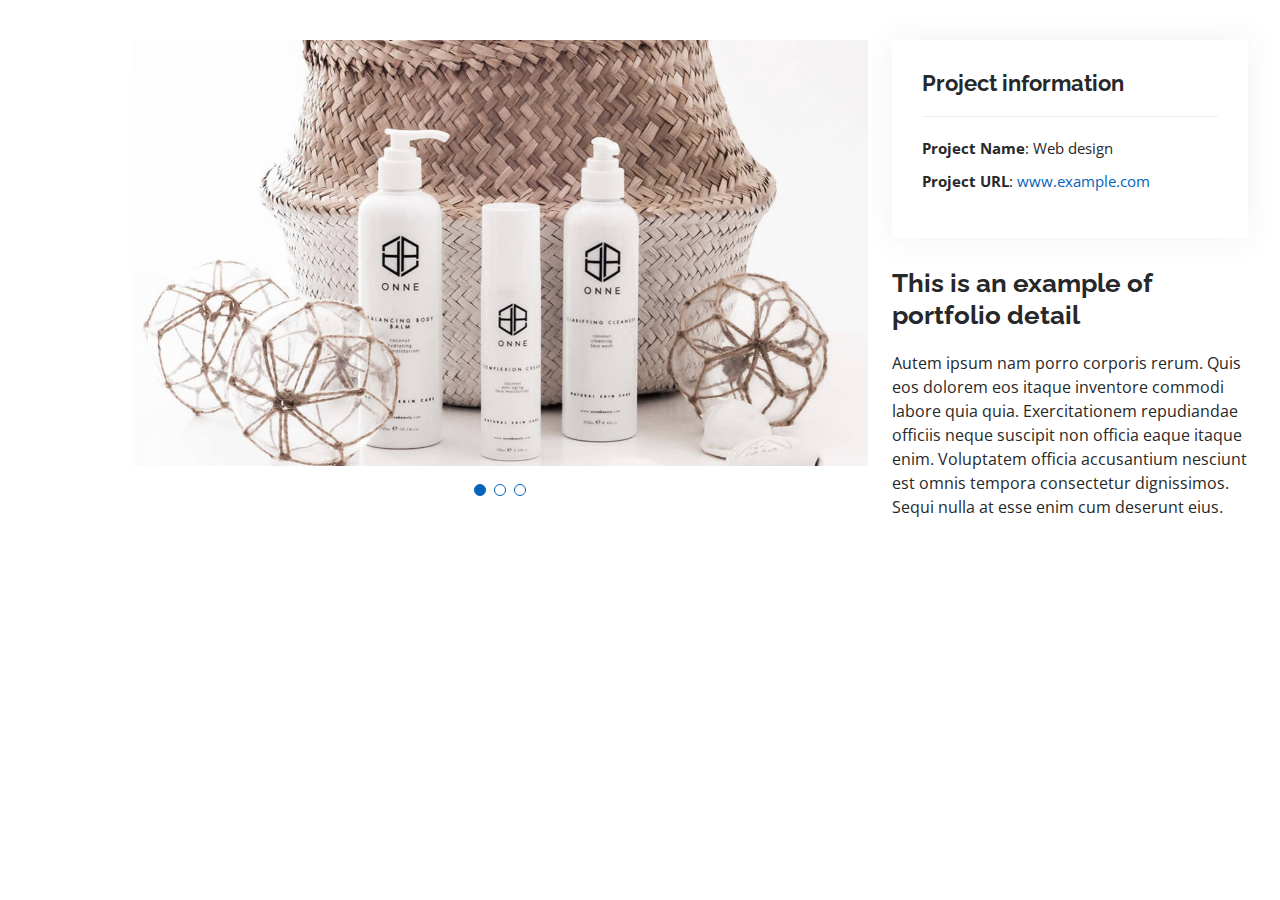
<file: portfolio/wwwroot/MyResume/portfolio-details.html>
<!DOCTYPE html>
<html lang="en">

<head>
  <meta charset="utf-8">
  <meta content="width=device-width, initial-scale=1.0" name="viewport">

  <title>Portfolio Details - Personal Bootstrap Template</title>
  <meta content="" name="description">
  <meta content="" name="keywords">

  <!-- Favicons -->
  <link href="assets/img/favicon.png" rel="icon">
  <link href="assets/img/apple-touch-icon.png" rel="apple-touch-icon">

  <!-- Google Fonts -->
  <link href="https://fonts.googleapis.com/css?family=Open+Sans:300,300i,400,400i,600,600i,700,700i|Raleway:300,300i,400,400i,500,500i,600,600i,700,700i|Poppins:300,300i,400,400i,500,500i,600,600i,700,700i" rel="stylesheet">

  <!-- Vendor CSS Files -->
  <link href="assets/vendor/aos/aos.css" rel="stylesheet">
  <link href="assets/vendor/bootstrap/css/bootstrap.min.css" rel="stylesheet">
  <link href="assets/vendor/bootstrap-icons/bootstrap-icons.css" rel="stylesheet">
  <link href="assets/vendor/boxicons/css/boxicons.min.css" rel="stylesheet">
  <link href="assets/vendor/glightbox/css/glightbox.min.css" rel="stylesheet">
  <link href="assets/vendor/swiper/swiper-bundle.min.css" rel="stylesheet">

  <!-- Template Main CSS File -->
  <link href="assets/css/style.css" rel="stylesheet">

  <!-- =======================================================
  * Template Name: MyResume
  * Template URL: https://bootstrapmade.com/free-html-bootstrap-template-my-resume/
  * Updated: Mar 17 2024 with Bootstrap v5.3.3
  * Author: BootstrapMade.com
  * License: https://bootstrapmade.com/license/
  ======================================================== -->
</head>

<body>

  <main id="main">

    <!-- ======= Portfolio Details Section ======= -->
    <section id="portfolio-details" class="portfolio-details">
      <div class="container">

        <div class="row gy-4">

          <div class="col-lg-8">
            <div class="portfolio-details-slider swiper">
              <div class="swiper-wrapper align-items-center">

                <div class="swiper-slide">
                  <img src="assets/img/portfolio/portfolio-details-1.jpg" alt="">
                </div>

                <div class="swiper-slide">
                  <img src="assets/img/portfolio/portfolio-details-2.jpg" alt="">
                </div>

                <div class="swiper-slide">
                  <img src="assets/img/portfolio/portfolio-details-3.jpg" alt="">
                </div>

              </div>
              <div class="swiper-pagination"></div>
            </div>
          </div>

          <div class="col-lg-4">
            <div class="portfolio-info">
              <h3>Project information</h3>
              <ul>
                <li><strong>Project Name</strong>: Web design</li>
                <li><strong>Project URL</strong>: <a href="#">www.example.com</a></li>
              </ul>
            </div>
            <div class="portfolio-description">
              <h2>This is an example of portfolio detail</h2>
              <p>
                Autem ipsum nam porro corporis rerum. Quis eos dolorem eos itaque inventore commodi labore quia quia. Exercitationem repudiandae officiis neque suscipit non officia eaque itaque enim. Voluptatem officia accusantium nesciunt est omnis tempora consectetur dignissimos. Sequi nulla at esse enim cum deserunt eius.
              </p>
            </div>
          </div>

        </div>

      </div>
    </section><!-- End Portfolio Details Section -->

  </main><!-- End #main -->

  <div id="preloader"></div>
  <a href="#" class="back-to-top d-flex align-items-center justify-content-center"><i class="bi bi-arrow-up-short"></i></a>

  <!-- Vendor JS Files -->
  <script src="assets/vendor/purecounter/purecounter_vanilla.js"></script>
  <script src="assets/vendor/aos/aos.js"></script>
  <script src="assets/vendor/bootstrap/js/bootstrap.bundle.min.js"></script>
  <script src="assets/vendor/glightbox/js/glightbox.min.js"></script>
  <script src="assets/vendor/isotope-layout/isotope.pkgd.min.js"></script>
  <script src="assets/vendor/swiper/swiper-bundle.min.js"></script>
  <script src="assets/vendor/typed.js/typed.umd.js"></script>
  <script src="assets/vendor/waypoints/noframework.waypoints.js"></script>
  <script src="assets/vendor/php-email-form/validate.js"></script>

  <!-- Template Main JS File -->
  <script src="assets/js/main.js"></script>

</body>

</html>
</file>
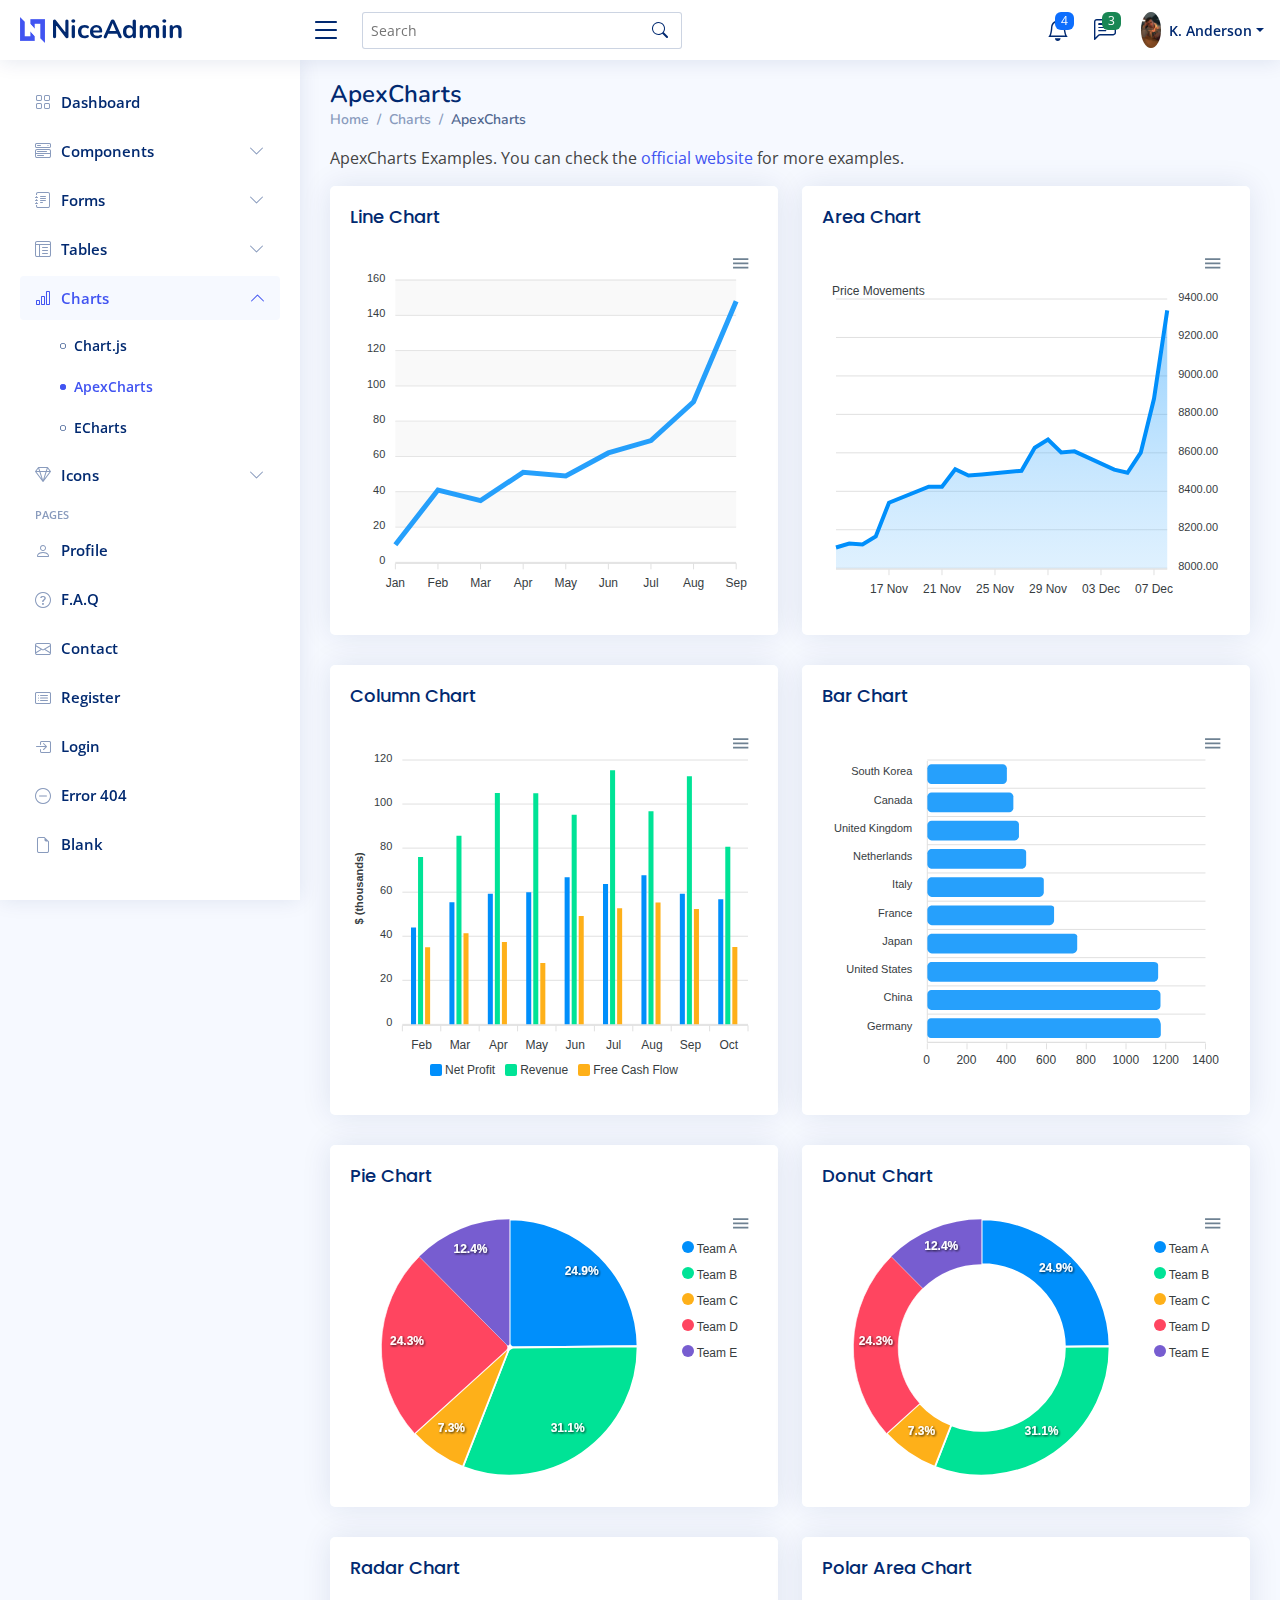
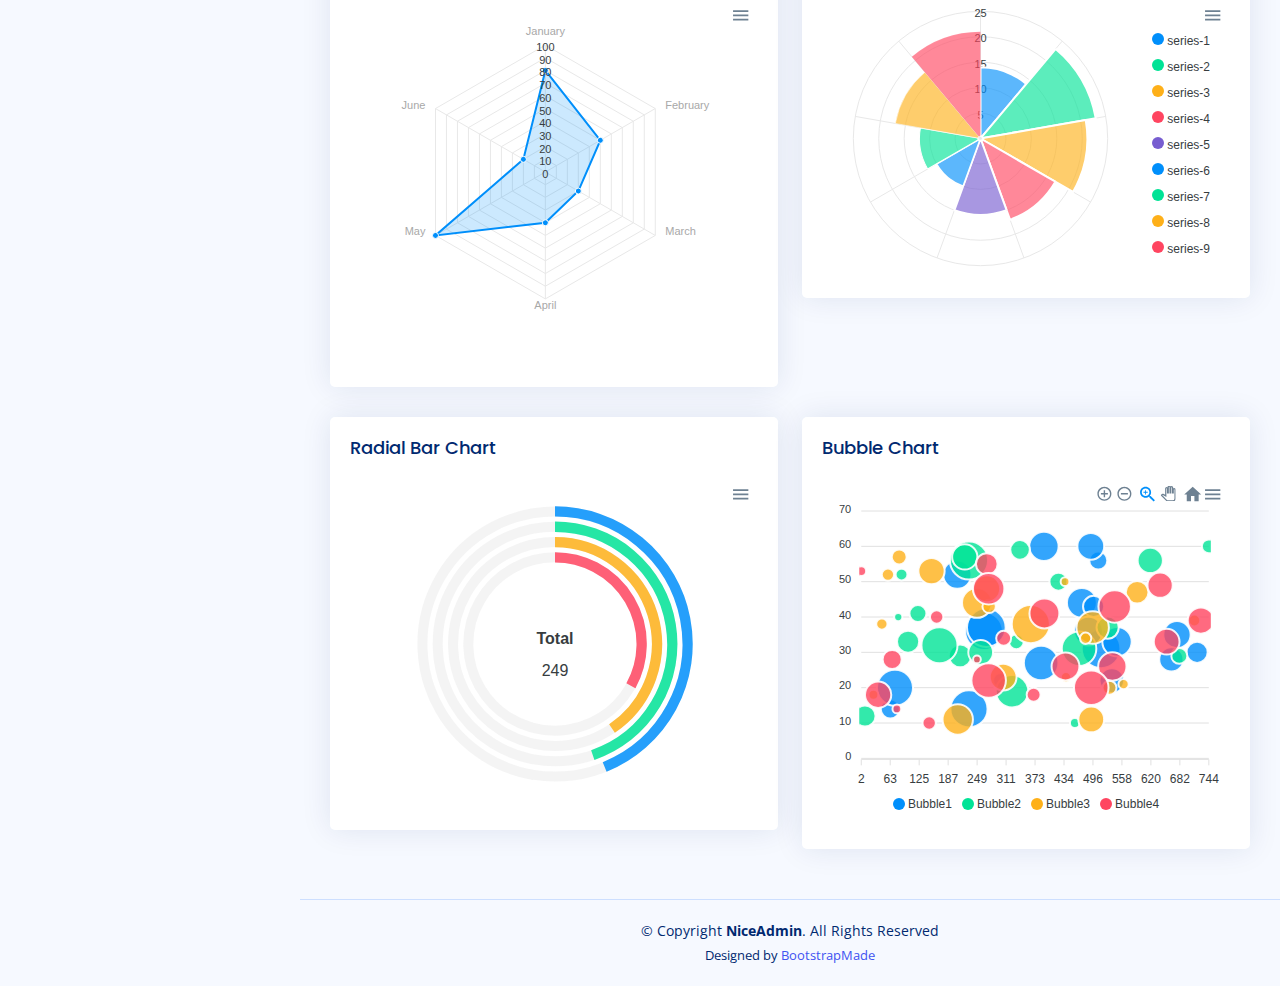
<file: portfolio/wwwroot/NiceAdmin/charts-apexcharts.html>
<!DOCTYPE html>
<html lang="en">

<head>
  <meta charset="utf-8">
  <meta content="width=device-width, initial-scale=1.0" name="viewport">

  <title>Charts / ApexCharts - NiceAdmin Bootstrap Template</title>
  <meta content="" name="description">
  <meta content="" name="keywords">

  <!-- Favicons -->
  <link href="assets/img/favicon.png" rel="icon">
  <link href="assets/img/apple-touch-icon.png" rel="apple-touch-icon">

  <!-- Google Fonts -->
  <link href="https://fonts.gstatic.com" rel="preconnect">
  <link href="https://fonts.googleapis.com/css?family=Open+Sans:300,300i,400,400i,600,600i,700,700i|Nunito:300,300i,400,400i,600,600i,700,700i|Poppins:300,300i,400,400i,500,500i,600,600i,700,700i" rel="stylesheet">

  <!-- Vendor CSS Files -->
  <link href="assets/vendor/bootstrap/css/bootstrap.min.css" rel="stylesheet">
  <link href="assets/vendor/bootstrap-icons/bootstrap-icons.css" rel="stylesheet">
  <link href="assets/vendor/boxicons/css/boxicons.min.css" rel="stylesheet">
  <link href="assets/vendor/quill/quill.snow.css" rel="stylesheet">
  <link href="assets/vendor/quill/quill.bubble.css" rel="stylesheet">
  <link href="assets/vendor/remixicon/remixicon.css" rel="stylesheet">
  <link href="assets/vendor/simple-datatables/style.css" rel="stylesheet">

  <!-- Template Main CSS File -->
  <link href="assets/css/style.css" rel="stylesheet">

  <!-- =======================================================
  * Template Name: NiceAdmin
  * Template URL: https://bootstrapmade.com/nice-admin-bootstrap-admin-html-template/
  * Updated: Apr 20 2024 with Bootstrap v5.3.3
  * Author: BootstrapMade.com
  * License: https://bootstrapmade.com/license/
  ======================================================== -->
</head>

<body>

  <!-- ======= Header ======= -->
  <header id="header" class="header fixed-top d-flex align-items-center">

    <div class="d-flex align-items-center justify-content-between">
      <a href="index.html" class="logo d-flex align-items-center">
        <img src="assets/img/logo.png" alt="">
        <span class="d-none d-lg-block">NiceAdmin</span>
      </a>
      <i class="bi bi-list toggle-sidebar-btn"></i>
    </div><!-- End Logo -->

    <div class="search-bar">
      <form class="search-form d-flex align-items-center" method="POST" action="#">
        <input type="text" name="query" placeholder="Search" title="Enter search keyword">
        <button type="submit" title="Search"><i class="bi bi-search"></i></button>
      </form>
    </div><!-- End Search Bar -->

    <nav class="header-nav ms-auto">
      <ul class="d-flex align-items-center">

        <li class="nav-item d-block d-lg-none">
          <a class="nav-link nav-icon search-bar-toggle " href="#">
            <i class="bi bi-search"></i>
          </a>
        </li><!-- End Search Icon-->

        <li class="nav-item dropdown">

          <a class="nav-link nav-icon" href="#" data-bs-toggle="dropdown">
            <i class="bi bi-bell"></i>
            <span class="badge bg-primary badge-number">4</span>
          </a><!-- End Notification Icon -->

          <ul class="dropdown-menu dropdown-menu-end dropdown-menu-arrow notifications">
            <li class="dropdown-header">
              You have 4 new notifications
              <a href="#"><span class="badge rounded-pill bg-primary p-2 ms-2">View all</span></a>
            </li>
            <li>
              <hr class="dropdown-divider">
            </li>

            <li class="notification-item">
              <i class="bi bi-exclamation-circle text-warning"></i>
              <div>
                <h4>Lorem Ipsum</h4>
                <p>Quae dolorem earum veritatis oditseno</p>
                <p>30 min. ago</p>
              </div>
            </li>

            <li>
              <hr class="dropdown-divider">
            </li>

            <li class="notification-item">
              <i class="bi bi-x-circle text-danger"></i>
              <div>
                <h4>Atque rerum nesciunt</h4>
                <p>Quae dolorem earum veritatis oditseno</p>
                <p>1 hr. ago</p>
              </div>
            </li>

            <li>
              <hr class="dropdown-divider">
            </li>

            <li class="notification-item">
              <i class="bi bi-check-circle text-success"></i>
              <div>
                <h4>Sit rerum fuga</h4>
                <p>Quae dolorem earum veritatis oditseno</p>
                <p>2 hrs. ago</p>
              </div>
            </li>

            <li>
              <hr class="dropdown-divider">
            </li>

            <li class="notification-item">
              <i class="bi bi-info-circle text-primary"></i>
              <div>
                <h4>Dicta reprehenderit</h4>
                <p>Quae dolorem earum veritatis oditseno</p>
                <p>4 hrs. ago</p>
              </div>
            </li>

            <li>
              <hr class="dropdown-divider">
            </li>
            <li class="dropdown-footer">
              <a href="#">Show all notifications</a>
            </li>

          </ul><!-- End Notification Dropdown Items -->

        </li><!-- End Notification Nav -->

        <li class="nav-item dropdown">

          <a class="nav-link nav-icon" href="#" data-bs-toggle="dropdown">
            <i class="bi bi-chat-left-text"></i>
            <span class="badge bg-success badge-number">3</span>
          </a><!-- End Messages Icon -->

          <ul class="dropdown-menu dropdown-menu-end dropdown-menu-arrow messages">
            <li class="dropdown-header">
              You have 3 new messages
              <a href="#"><span class="badge rounded-pill bg-primary p-2 ms-2">View all</span></a>
            </li>
            <li>
              <hr class="dropdown-divider">
            </li>

            <li class="message-item">
              <a href="#">
                <img src="assets/img/messages-1.jpg" alt="" class="rounded-circle">
                <div>
                  <h4>Maria Hudson</h4>
                  <p>Velit asperiores et ducimus soluta repudiandae labore officia est ut...</p>
                  <p>4 hrs. ago</p>
                </div>
              </a>
            </li>
            <li>
              <hr class="dropdown-divider">
            </li>

            <li class="message-item">
              <a href="#">
                <img src="assets/img/messages-2.jpg" alt="" class="rounded-circle">
                <div>
                  <h4>Anna Nelson</h4>
                  <p>Velit asperiores et ducimus soluta repudiandae labore officia est ut...</p>
                  <p>6 hrs. ago</p>
                </div>
              </a>
            </li>
            <li>
              <hr class="dropdown-divider">
            </li>

            <li class="message-item">
              <a href="#">
                <img src="assets/img/messages-3.jpg" alt="" class="rounded-circle">
                <div>
                  <h4>David Muldon</h4>
                  <p>Velit asperiores et ducimus soluta repudiandae labore officia est ut...</p>
                  <p>8 hrs. ago</p>
                </div>
              </a>
            </li>
            <li>
              <hr class="dropdown-divider">
            </li>

            <li class="dropdown-footer">
              <a href="#">Show all messages</a>
            </li>

          </ul><!-- End Messages Dropdown Items -->

        </li><!-- End Messages Nav -->

        <li class="nav-item dropdown pe-3">

          <a class="nav-link nav-profile d-flex align-items-center pe-0" href="#" data-bs-toggle="dropdown">
            <img src="assets/img/profile-img.jpg" alt="Profile" class="rounded-circle">
            <span class="d-none d-md-block dropdown-toggle ps-2">K. Anderson</span>
          </a><!-- End Profile Iamge Icon -->

          <ul class="dropdown-menu dropdown-menu-end dropdown-menu-arrow profile">
            <li class="dropdown-header">
              <h6>Kevin Anderson</h6>
              <span>Web Designer</span>
            </li>
            <li>
              <hr class="dropdown-divider">
            </li>

            <li>
              <a class="dropdown-item d-flex align-items-center" href="users-profile.html">
                <i class="bi bi-person"></i>
                <span>My Profile</span>
              </a>
            </li>
            <li>
              <hr class="dropdown-divider">
            </li>

            <li>
              <a class="dropdown-item d-flex align-items-center" href="users-profile.html">
                <i class="bi bi-gear"></i>
                <span>Account Settings</span>
              </a>
            </li>
            <li>
              <hr class="dropdown-divider">
            </li>

            <li>
              <a class="dropdown-item d-flex align-items-center" href="pages-faq.html">
                <i class="bi bi-question-circle"></i>
                <span>Need Help?</span>
              </a>
            </li>
            <li>
              <hr class="dropdown-divider">
            </li>

            <li>
              <a class="dropdown-item d-flex align-items-center" href="#">
                <i class="bi bi-box-arrow-right"></i>
                <span>Sign Out</span>
              </a>
            </li>

          </ul><!-- End Profile Dropdown Items -->
        </li><!-- End Profile Nav -->

      </ul>
    </nav><!-- End Icons Navigation -->

  </header><!-- End Header -->

  <!-- ======= Sidebar ======= -->
  <aside id="sidebar" class="sidebar">

    <ul class="sidebar-nav" id="sidebar-nav">

      <li class="nav-item">
        <a class="nav-link collapsed" href="index.html">
          <i class="bi bi-grid"></i>
          <span>Dashboard</span>
        </a>
      </li><!-- End Dashboard Nav -->

      <li class="nav-item">
        <a class="nav-link collapsed" data-bs-target="#components-nav" data-bs-toggle="collapse" href="#">
          <i class="bi bi-menu-button-wide"></i><span>Components</span><i class="bi bi-chevron-down ms-auto"></i>
        </a>
        <ul id="components-nav" class="nav-content collapse " data-bs-parent="#sidebar-nav">
          <li>
            <a href="components-alerts.html">
              <i class="bi bi-circle"></i><span>Alerts</span>
            </a>
          </li>
          <li>
            <a href="components-accordion.html">
              <i class="bi bi-circle"></i><span>Accordion</span>
            </a>
          </li>
          <li>
            <a href="components-badges.html">
              <i class="bi bi-circle"></i><span>Badges</span>
            </a>
          </li>
          <li>
            <a href="components-breadcrumbs.html">
              <i class="bi bi-circle"></i><span>Breadcrumbs</span>
            </a>
          </li>
          <li>
            <a href="components-buttons.html">
              <i class="bi bi-circle"></i><span>Buttons</span>
            </a>
          </li>
          <li>
            <a href="components-cards.html">
              <i class="bi bi-circle"></i><span>Cards</span>
            </a>
          </li>
          <li>
            <a href="components-carousel.html">
              <i class="bi bi-circle"></i><span>Carousel</span>
            </a>
          </li>
          <li>
            <a href="components-list-group.html">
              <i class="bi bi-circle"></i><span>List group</span>
            </a>
          </li>
          <li>
            <a href="components-modal.html">
              <i class="bi bi-circle"></i><span>Modal</span>
            </a>
          </li>
          <li>
            <a href="components-tabs.html">
              <i class="bi bi-circle"></i><span>Tabs</span>
            </a>
          </li>
          <li>
            <a href="components-pagination.html">
              <i class="bi bi-circle"></i><span>Pagination</span>
            </a>
          </li>
          <li>
            <a href="components-progress.html">
              <i class="bi bi-circle"></i><span>Progress</span>
            </a>
          </li>
          <li>
            <a href="components-spinners.html">
              <i class="bi bi-circle"></i><span>Spinners</span>
            </a>
          </li>
          <li>
            <a href="components-tooltips.html">
              <i class="bi bi-circle"></i><span>Tooltips</span>
            </a>
          </li>
        </ul>
      </li><!-- End Components Nav -->

      <li class="nav-item">
        <a class="nav-link collapsed" data-bs-target="#forms-nav" data-bs-toggle="collapse" href="#">
          <i class="bi bi-journal-text"></i><span>Forms</span><i class="bi bi-chevron-down ms-auto"></i>
        </a>
        <ul id="forms-nav" class="nav-content collapse " data-bs-parent="#sidebar-nav">
          <li>
            <a href="forms-elements.html">
              <i class="bi bi-circle"></i><span>Form Elements</span>
            </a>
          </li>
          <li>
            <a href="forms-layouts.html">
              <i class="bi bi-circle"></i><span>Form Layouts</span>
            </a>
          </li>
          <li>
            <a href="forms-editors.html">
              <i class="bi bi-circle"></i><span>Form Editors</span>
            </a>
          </li>
          <li>
            <a href="forms-validation.html">
              <i class="bi bi-circle"></i><span>Form Validation</span>
            </a>
          </li>
        </ul>
      </li><!-- End Forms Nav -->

      <li class="nav-item">
        <a class="nav-link collapsed" data-bs-target="#tables-nav" data-bs-toggle="collapse" href="#">
          <i class="bi bi-layout-text-window-reverse"></i><span>Tables</span><i class="bi bi-chevron-down ms-auto"></i>
        </a>
        <ul id="tables-nav" class="nav-content collapse " data-bs-parent="#sidebar-nav">
          <li>
            <a href="tables-general.html">
              <i class="bi bi-circle"></i><span>General Tables</span>
            </a>
          </li>
          <li>
            <a href="tables-data.html">
              <i class="bi bi-circle"></i><span>Data Tables</span>
            </a>
          </li>
        </ul>
      </li><!-- End Tables Nav -->

      <li class="nav-item">
        <a class="nav-link " data-bs-target="#charts-nav" data-bs-toggle="collapse" href="#">
          <i class="bi bi-bar-chart"></i><span>Charts</span><i class="bi bi-chevron-down ms-auto"></i>
        </a>
        <ul id="charts-nav" class="nav-content collapse show" data-bs-parent="#sidebar-nav">
          <li>
            <a href="charts-chartjs.html">
              <i class="bi bi-circle"></i><span>Chart.js</span>
            </a>
          </li>
          <li>
            <a href="charts-apexcharts.html" class="active">
              <i class="bi bi-circle"></i><span>ApexCharts</span>
            </a>
          </li>
          <li>
            <a href="charts-echarts.html">
              <i class="bi bi-circle"></i><span>ECharts</span>
            </a>
          </li>
        </ul>
      </li><!-- End Charts Nav -->

      <li class="nav-item">
        <a class="nav-link collapsed" data-bs-target="#icons-nav" data-bs-toggle="collapse" href="#">
          <i class="bi bi-gem"></i><span>Icons</span><i class="bi bi-chevron-down ms-auto"></i>
        </a>
        <ul id="icons-nav" class="nav-content collapse " data-bs-parent="#sidebar-nav">
          <li>
            <a href="icons-bootstrap.html">
              <i class="bi bi-circle"></i><span>Bootstrap Icons</span>
            </a>
          </li>
          <li>
            <a href="icons-remix.html">
              <i class="bi bi-circle"></i><span>Remix Icons</span>
            </a>
          </li>
          <li>
            <a href="icons-boxicons.html">
              <i class="bi bi-circle"></i><span>Boxicons</span>
            </a>
          </li>
        </ul>
      </li><!-- End Icons Nav -->

      <li class="nav-heading">Pages</li>

      <li class="nav-item">
        <a class="nav-link collapsed" href="users-profile.html">
          <i class="bi bi-person"></i>
          <span>Profile</span>
        </a>
      </li><!-- End Profile Page Nav -->

      <li class="nav-item">
        <a class="nav-link collapsed" href="pages-faq.html">
          <i class="bi bi-question-circle"></i>
          <span>F.A.Q</span>
        </a>
      </li><!-- End F.A.Q Page Nav -->

      <li class="nav-item">
        <a class="nav-link collapsed" href="pages-contact.html">
          <i class="bi bi-envelope"></i>
          <span>Contact</span>
        </a>
      </li><!-- End Contact Page Nav -->

      <li class="nav-item">
        <a class="nav-link collapsed" href="pages-register.html">
          <i class="bi bi-card-list"></i>
          <span>Register</span>
        </a>
      </li><!-- End Register Page Nav -->

      <li class="nav-item">
        <a class="nav-link collapsed" href="pages-login.html">
          <i class="bi bi-box-arrow-in-right"></i>
          <span>Login</span>
        </a>
      </li><!-- End Login Page Nav -->

      <li class="nav-item">
        <a class="nav-link collapsed" href="pages-error-404.html">
          <i class="bi bi-dash-circle"></i>
          <span>Error 404</span>
        </a>
      </li><!-- End Error 404 Page Nav -->

      <li class="nav-item">
        <a class="nav-link collapsed" href="pages-blank.html">
          <i class="bi bi-file-earmark"></i>
          <span>Blank</span>
        </a>
      </li><!-- End Blank Page Nav -->

    </ul>

  </aside><!-- End Sidebar-->

  <main id="main" class="main">

    <div class="pagetitle">
      <h1>ApexCharts</h1>
      <nav>
        <ol class="breadcrumb">
          <li class="breadcrumb-item"><a href="index.html">Home</a></li>
          <li class="breadcrumb-item">Charts</li>
          <li class="breadcrumb-item active">ApexCharts</li>
        </ol>
      </nav>
    </div><!-- End Page Title -->

    <p>ApexCharts Examples. You can check the <a href="https://apexcharts.com/javascript-chart-demos/" target="_blank">official website</a> for more examples.</p>

    <section class="section">
      <div class="row">

        <div class="col-lg-6">
          <div class="card">
            <div class="card-body">
              <h5 class="card-title">Line Chart</h5>

              <!-- Line Chart -->
              <div id="lineChart"></div>

              <script>
                document.addEventListener("DOMContentLoaded", () => {
                  new ApexCharts(document.querySelector("#lineChart"), {
                    series: [{
                      name: "Desktops",
                      data: [10, 41, 35, 51, 49, 62, 69, 91, 148]
                    }],
                    chart: {
                      height: 350,
                      type: 'line',
                      zoom: {
                        enabled: false
                      }
                    },
                    dataLabels: {
                      enabled: false
                    },
                    stroke: {
                      curve: 'straight'
                    },
                    grid: {
                      row: {
                        colors: ['#f3f3f3', 'transparent'], // takes an array which will be repeated on columns
                        opacity: 0.5
                      },
                    },
                    xaxis: {
                      categories: ['Jan', 'Feb', 'Mar', 'Apr', 'May', 'Jun', 'Jul', 'Aug', 'Sep'],
                    }
                  }).render();
                });
              </script>
              <!-- End Line Chart -->

            </div>
          </div>
        </div>

        <div class="col-lg-6">
          <div class="card">
            <div class="card-body">
              <h5 class="card-title">Area Chart</h5>

              <!-- Area Chart -->
              <div id="areaChart"></div>

              <script>
                document.addEventListener("DOMContentLoaded", () => {
                  const series = {
                    "monthDataSeries1": {
                      "prices": [
                        8107.85,
                        8128.0,
                        8122.9,
                        8165.5,
                        8340.7,
                        8423.7,
                        8423.5,
                        8514.3,
                        8481.85,
                        8487.7,
                        8506.9,
                        8626.2,
                        8668.95,
                        8602.3,
                        8607.55,
                        8512.9,
                        8496.25,
                        8600.65,
                        8881.1,
                        9340.85
                      ],
                      "dates": [
                        "13 Nov 2017",
                        "14 Nov 2017",
                        "15 Nov 2017",
                        "16 Nov 2017",
                        "17 Nov 2017",
                        "20 Nov 2017",
                        "21 Nov 2017",
                        "22 Nov 2017",
                        "23 Nov 2017",
                        "24 Nov 2017",
                        "27 Nov 2017",
                        "28 Nov 2017",
                        "29 Nov 2017",
                        "30 Nov 2017",
                        "01 Dec 2017",
                        "04 Dec 2017",
                        "05 Dec 2017",
                        "06 Dec 2017",
                        "07 Dec 2017",
                        "08 Dec 2017"
                      ]
                    },
                    "monthDataSeries2": {
                      "prices": [
                        8423.7,
                        8423.5,
                        8514.3,
                        8481.85,
                        8487.7,
                        8506.9,
                        8626.2,
                        8668.95,
                        8602.3,
                        8607.55,
                        8512.9,
                        8496.25,
                        8600.65,
                        8881.1,
                        9040.85,
                        8340.7,
                        8165.5,
                        8122.9,
                        8107.85,
                        8128.0
                      ],
                      "dates": [
                        "13 Nov 2017",
                        "14 Nov 2017",
                        "15 Nov 2017",
                        "16 Nov 2017",
                        "17 Nov 2017",
                        "20 Nov 2017",
                        "21 Nov 2017",
                        "22 Nov 2017",
                        "23 Nov 2017",
                        "24 Nov 2017",
                        "27 Nov 2017",
                        "28 Nov 2017",
                        "29 Nov 2017",
                        "30 Nov 2017",
                        "01 Dec 2017",
                        "04 Dec 2017",
                        "05 Dec 2017",
                        "06 Dec 2017",
                        "07 Dec 2017",
                        "08 Dec 2017"
                      ]
                    },
                    "monthDataSeries3": {
                      "prices": [
                        7114.25,
                        7126.6,
                        7116.95,
                        7203.7,
                        7233.75,
                        7451.0,
                        7381.15,
                        7348.95,
                        7347.75,
                        7311.25,
                        7266.4,
                        7253.25,
                        7215.45,
                        7266.35,
                        7315.25,
                        7237.2,
                        7191.4,
                        7238.95,
                        7222.6,
                        7217.9,
                        7359.3,
                        7371.55,
                        7371.15,
                        7469.2,
                        7429.25,
                        7434.65,
                        7451.1,
                        7475.25,
                        7566.25,
                        7556.8,
                        7525.55,
                        7555.45,
                        7560.9,
                        7490.7,
                        7527.6,
                        7551.9,
                        7514.85,
                        7577.95,
                        7592.3,
                        7621.95,
                        7707.95,
                        7859.1,
                        7815.7,
                        7739.0,
                        7778.7,
                        7839.45,
                        7756.45,
                        7669.2,
                        7580.45,
                        7452.85,
                        7617.25,
                        7701.6,
                        7606.8,
                        7620.05,
                        7513.85,
                        7498.45,
                        7575.45,
                        7601.95,
                        7589.1,
                        7525.85,
                        7569.5,
                        7702.5,
                        7812.7,
                        7803.75,
                        7816.3,
                        7851.15,
                        7912.2,
                        7972.8,
                        8145.0,
                        8161.1,
                        8121.05,
                        8071.25,
                        8088.2,
                        8154.45,
                        8148.3,
                        8122.05,
                        8132.65,
                        8074.55,
                        7952.8,
                        7885.55,
                        7733.9,
                        7897.15,
                        7973.15,
                        7888.5,
                        7842.8,
                        7838.4,
                        7909.85,
                        7892.75,
                        7897.75,
                        7820.05,
                        7904.4,
                        7872.2,
                        7847.5,
                        7849.55,
                        7789.6,
                        7736.35,
                        7819.4,
                        7875.35,
                        7871.8,
                        8076.5,
                        8114.8,
                        8193.55,
                        8217.1,
                        8235.05,
                        8215.3,
                        8216.4,
                        8301.55,
                        8235.25,
                        8229.75,
                        8201.95,
                        8164.95,
                        8107.85,
                        8128.0,
                        8122.9,
                        8165.5,
                        8340.7,
                        8423.7,
                        8423.5,
                        8514.3,
                        8481.85,
                        8487.7,
                        8506.9,
                        8626.2
                      ],
                      "dates": [
                        "02 Jun 2017",
                        "05 Jun 2017",
                        "06 Jun 2017",
                        "07 Jun 2017",
                        "08 Jun 2017",
                        "09 Jun 2017",
                        "12 Jun 2017",
                        "13 Jun 2017",
                        "14 Jun 2017",
                        "15 Jun 2017",
                        "16 Jun 2017",
                        "19 Jun 2017",
                        "20 Jun 2017",
                        "21 Jun 2017",
                        "22 Jun 2017",
                        "23 Jun 2017",
                        "27 Jun 2017",
                        "28 Jun 2017",
                        "29 Jun 2017",
                        "30 Jun 2017",
                        "03 Jul 2017",
                        "04 Jul 2017",
                        "05 Jul 2017",
                        "06 Jul 2017",
                        "07 Jul 2017",
                        "10 Jul 2017",
                        "11 Jul 2017",
                        "12 Jul 2017",
                        "13 Jul 2017",
                        "14 Jul 2017",
                        "17 Jul 2017",
                        "18 Jul 2017",
                        "19 Jul 2017",
                        "20 Jul 2017",
                        "21 Jul 2017",
                        "24 Jul 2017",
                        "25 Jul 2017",
                        "26 Jul 2017",
                        "27 Jul 2017",
                        "28 Jul 2017",
                        "31 Jul 2017",
                        "01 Aug 2017",
                        "02 Aug 2017",
                        "03 Aug 2017",
                        "04 Aug 2017",
                        "07 Aug 2017",
                        "08 Aug 2017",
                        "09 Aug 2017",
                        "10 Aug 2017",
                        "11 Aug 2017",
                        "14 Aug 2017",
                        "16 Aug 2017",
                        "17 Aug 2017",
                        "18 Aug 2017",
                        "21 Aug 2017",
                        "22 Aug 2017",
                        "23 Aug 2017",
                        "24 Aug 2017",
                        "28 Aug 2017",
                        "29 Aug 2017",
                        "30 Aug 2017",
                        "31 Aug 2017",
                        "01 Sep 2017",
                        "04 Sep 2017",
                        "05 Sep 2017",
                        "06 Sep 2017",
                        "07 Sep 2017",
                        "08 Sep 2017",
                        "11 Sep 2017",
                        "12 Sep 2017",
                        "13 Sep 2017",
                        "14 Sep 2017",
                        "15 Sep 2017",
                        "18 Sep 2017",
                        "19 Sep 2017",
                        "20 Sep 2017",
                        "21 Sep 2017",
                        "22 Sep 2017",
                        "25 Sep 2017",
                        "26 Sep 2017",
                        "27 Sep 2017",
                        "28 Sep 2017",
                        "29 Sep 2017",
                        "03 Oct 2017",
                        "04 Oct 2017",
                        "05 Oct 2017",
                        "06 Oct 2017",
                        "09 Oct 2017",
                        "10 Oct 2017",
                        "11 Oct 2017",
                        "12 Oct 2017",
                        "13 Oct 2017",
                        "16 Oct 2017",
                        "17 Oct 2017",
                        "18 Oct 2017",
                        "19 Oct 2017",
                        "23 Oct 2017",
                        "24 Oct 2017",
                        "25 Oct 2017",
                        "26 Oct 2017",
                        "27 Oct 2017",
                        "30 Oct 2017",
                        "31 Oct 2017",
                        "01 Nov 2017",
                        "02 Nov 2017",
                        "03 Nov 2017",
                        "06 Nov 2017",
                        "07 Nov 2017",
                        "08 Nov 2017",
                        "09 Nov 2017",
                        "10 Nov 2017",
                        "13 Nov 2017",
                        "14 Nov 2017",
                        "15 Nov 2017",
                        "16 Nov 2017",
                        "17 Nov 2017",
                        "20 Nov 2017",
                        "21 Nov 2017",
                        "22 Nov 2017",
                        "23 Nov 2017",
                        "24 Nov 2017",
                        "27 Nov 2017",
                        "28 Nov 2017"
                      ]
                    }
                  }
                  new ApexCharts(document.querySelector("#areaChart"), {
                    series: [{
                      name: "STOCK ABC",
                      data: series.monthDataSeries1.prices
                    }],
                    chart: {
                      type: 'area',
                      height: 350,
                      zoom: {
                        enabled: false
                      }
                    },
                    dataLabels: {
                      enabled: false
                    },
                    stroke: {
                      curve: 'straight'
                    },
                    subtitle: {
                      text: 'Price Movements',
                      align: 'left'
                    },
                    labels: series.monthDataSeries1.dates,
                    xaxis: {
                      type: 'datetime',
                    },
                    yaxis: {
                      opposite: true
                    },
                    legend: {
                      horizontalAlign: 'left'
                    }
                  }).render();
                });
              </script>
              <!-- End Area Chart -->

            </div>
          </div>
        </div>

        <div class="col-lg-6">
          <div class="card">
            <div class="card-body">
              <h5 class="card-title">Column Chart</h5>

              <!-- Column Chart -->
              <div id="columnChart"></div>

              <script>
                document.addEventListener("DOMContentLoaded", () => {
                  new ApexCharts(document.querySelector("#columnChart"), {
                    series: [{
                      name: 'Net Profit',
                      data: [44, 55, 57, 56, 61, 58, 63, 60, 66]
                    }, {
                      name: 'Revenue',
                      data: [76, 85, 101, 98, 87, 105, 91, 114, 94]
                    }, {
                      name: 'Free Cash Flow',
                      data: [35, 41, 36, 26, 45, 48, 52, 53, 41]
                    }],
                    chart: {
                      type: 'bar',
                      height: 350
                    },
                    plotOptions: {
                      bar: {
                        horizontal: false,
                        columnWidth: '55%',
                        endingShape: 'rounded'
                      },
                    },
                    dataLabels: {
                      enabled: false
                    },
                    stroke: {
                      show: true,
                      width: 2,
                      colors: ['transparent']
                    },
                    xaxis: {
                      categories: ['Feb', 'Mar', 'Apr', 'May', 'Jun', 'Jul', 'Aug', 'Sep', 'Oct'],
                    },
                    yaxis: {
                      title: {
                        text: '$ (thousands)'
                      }
                    },
                    fill: {
                      opacity: 1
                    },
                    tooltip: {
                      y: {
                        formatter: function(val) {
                          return "$ " + val + " thousands"
                        }
                      }
                    }
                  }).render();
                });
              </script>
              <!-- End Column Chart -->

            </div>
          </div>
        </div>

        <div class="col-lg-6">
          <div class="card">
            <div class="card-body">
              <h5 class="card-title">Bar Chart</h5>

              <!-- Bar Chart -->
              <div id="barChart"></div>

              <script>
                document.addEventListener("DOMContentLoaded", () => {
                  new ApexCharts(document.querySelector("#barChart"), {
                    series: [{
                      data: [400, 430, 448, 470, 540, 580, 690, 1100, 1200, 1380]
                    }],
                    chart: {
                      type: 'bar',
                      height: 350
                    },
                    plotOptions: {
                      bar: {
                        borderRadius: 4,
                        horizontal: true,
                      }
                    },
                    dataLabels: {
                      enabled: false
                    },
                    xaxis: {
                      categories: ['South Korea', 'Canada', 'United Kingdom', 'Netherlands', 'Italy', 'France', 'Japan',
                        'United States', 'China', 'Germany'
                      ],
                    }
                  }).render();
                });
              </script>
              <!-- End Bar Chart -->

            </div>
          </div>
        </div>

        <div class="col-lg-6">
          <div class="card">
            <div class="card-body">
              <h5 class="card-title">Pie Chart</h5>

              <!-- Pie Chart -->
              <div id="pieChart"></div>

              <script>
                document.addEventListener("DOMContentLoaded", () => {
                  new ApexCharts(document.querySelector("#pieChart"), {
                    series: [44, 55, 13, 43, 22],
                    chart: {
                      height: 350,
                      type: 'pie',
                      toolbar: {
                        show: true
                      }
                    },
                    labels: ['Team A', 'Team B', 'Team C', 'Team D', 'Team E']
                  }).render();
                });
              </script>
              <!-- End Pie Chart -->

            </div>
          </div>
        </div>

        <div class="col-lg-6">
          <div class="card">
            <div class="card-body">
              <h5 class="card-title">Donut Chart</h5>

              <!-- Donut Chart -->
              <div id="donutChart"></div>

              <script>
                document.addEventListener("DOMContentLoaded", () => {
                  new ApexCharts(document.querySelector("#donutChart"), {
                    series: [44, 55, 13, 43, 22],
                    chart: {
                      height: 350,
                      type: 'donut',
                      toolbar: {
                        show: true
                      }
                    },
                    labels: ['Team A', 'Team B', 'Team C', 'Team D', 'Team E'],
                  }).render();
                });
              </script>
              <!-- End Donut Chart -->

            </div>
          </div>
        </div>

        <div class="col-lg-6">
          <div class="card">
            <div class="card-body">
              <h5 class="card-title">Radar Chart</h5>

              <!-- Radar Chart -->
              <div id="radarChart"></div>

              <script>
                document.addEventListener("DOMContentLoaded", () => {
                  new ApexCharts(document.querySelector("#radarChart"), {
                    series: [{
                      name: 'Series 1',
                      data: [80, 50, 30, 40, 100, 20],
                    }],
                    chart: {
                      height: 350,
                      type: 'radar',
                    },
                    xaxis: {
                      categories: ['January', 'February', 'March', 'April', 'May', 'June']
                    }
                  }).render();
                });
              </script>
              <!-- End Radar Chart -->

            </div>
          </div>
        </div>

        <div class="col-lg-6">
          <div class="card">
            <div class="card-body">
              <h5 class="card-title">Polar Area Chart</h5>

              <!-- Polar Area Chart -->
              <div id="polarAreaChart"></div>

              <script>
                document.addEventListener("DOMContentLoaded", () => {
                  new ApexCharts(document.querySelector("#polarAreaChart"), {
                    series: [14, 23, 21, 17, 15, 10, 12, 17, 21],
                    chart: {
                      type: 'polarArea',
                      height: 350,
                      toolbar: {
                        show: true
                      }
                    },
                    stroke: {
                      colors: ['#fff']
                    },
                    fill: {
                      opacity: 0.8
                    }
                  }).render();
                });
              </script>
              <!-- End Polar Area Chart -->

            </div>
          </div>
        </div>

        <div class="col-lg-6">
          <div class="card">
            <div class="card-body">
              <h5 class="card-title">Radial Bar Chart</h5>

              <!-- Radial Bar Chart -->
              <div id="radialBarChart"></div>

              <script>
                document.addEventListener("DOMContentLoaded", () => {
                  new ApexCharts(document.querySelector("#radialBarChart"), {
                    series: [44, 55, 67, 83],
                    chart: {
                      height: 350,
                      type: 'radialBar',
                      toolbar: {
                        show: true
                      }
                    },
                    plotOptions: {
                      radialBar: {
                        dataLabels: {
                          name: {
                            fontSize: '22px',
                          },
                          value: {
                            fontSize: '16px',
                          },
                          total: {
                            show: true,
                            label: 'Total',
                            formatter: function(w) {
                              // By default this function returns the average of all series. The below is just an example to show the use of custom formatter function
                              return 249
                            }
                          }
                        }
                      }
                    },
                    labels: ['Apples', 'Oranges', 'Bananas', 'Berries'],
                  }).render();
                });
              </script>
              <!-- End Radial Bar Chart -->

            </div>
          </div>
        </div>

        <div class="col-lg-6">
          <div class="card">
            <div class="card-body">
              <h5 class="card-title">Bubble Chart</h5>

              <!-- Bubble Chart -->
              <div id="bubbleChart"></div>

              <script>
                document.addEventListener("DOMContentLoaded", () => {
                  function generateData(baseval, count, yrange) {
                    var i = 0;
                    var series = [];
                    while (i < count) {
                      var x = Math.floor(Math.random() * (750 - 1 + 1)) + 1;;
                      var y = Math.floor(Math.random() * (yrange.max - yrange.min + 1)) + yrange.min;
                      var z = Math.floor(Math.random() * (75 - 15 + 1)) + 15;
                      series.push([x, y, z]);
                      baseval += 86400000;
                      i++;
                    }
                    return series;
                  }
                  new ApexCharts(document.querySelector("#bubbleChart"), {
                    series: [{
                        name: 'Bubble1',
                        data: generateData(new Date('11 Feb 2017 GMT').getTime(), 20, {
                          min: 10,
                          max: 60
                        })
                      },
                      {
                        name: 'Bubble2',
                        data: generateData(new Date('11 Feb 2017 GMT').getTime(), 20, {
                          min: 10,
                          max: 60
                        })
                      },
                      {
                        name: 'Bubble3',
                        data: generateData(new Date('11 Feb 2017 GMT').getTime(), 20, {
                          min: 10,
                          max: 60
                        })
                      },
                      {
                        name: 'Bubble4',
                        data: generateData(new Date('11 Feb 2017 GMT').getTime(), 20, {
                          min: 10,
                          max: 60
                        })
                      }
                    ],
                    chart: {
                      height: 333,
                      type: 'bubble',
                    },
                    dataLabels: {
                      enabled: false
                    },
                    fill: {
                      opacity: 0.8
                    },
                    xaxis: {
                      tickAmount: 12,
                      type: 'category',
                    },
                    yaxis: {
                      max: 70
                    }
                  }).render();
                });
              </script>
              <!-- End Bubble Chart -->

            </div>
          </div>
        </div>

      </div>
    </section>

  </main><!-- End #main -->

  <!-- ======= Footer ======= -->
  <footer id="footer" class="footer">
    <div class="copyright">
      &copy; Copyright <strong><span>NiceAdmin</span></strong>. All Rights Reserved
    </div>
    <div class="credits">
      <!-- All the links in the footer should remain intact. -->
      <!-- You can delete the links only if you purchased the pro version. -->
      <!-- Licensing information: https://bootstrapmade.com/license/ -->
      <!-- Purchase the pro version with working PHP/AJAX contact form: https://bootstrapmade.com/nice-admin-bootstrap-admin-html-template/ -->
      Designed by <a href="https://bootstrapmade.com/">BootstrapMade</a>
    </div>
  </footer><!-- End Footer -->

  <a href="#" class="back-to-top d-flex align-items-center justify-content-center"><i class="bi bi-arrow-up-short"></i></a>

  <!-- Vendor JS Files -->
  <script src="assets/vendor/apexcharts/apexcharts.min.js"></script>
  <script src="assets/vendor/bootstrap/js/bootstrap.bundle.min.js"></script>
  <script src="assets/vendor/chart.js/chart.umd.js"></script>
  <script src="assets/vendor/echarts/echarts.min.js"></script>
  <script src="assets/vendor/quill/quill.js"></script>
  <script src="assets/vendor/simple-datatables/simple-datatables.js"></script>
  <script src="assets/vendor/tinymce/tinymce.min.js"></script>
  <script src="assets/vendor/php-email-form/validate.js"></script>

  <!-- Template Main JS File -->
  <script src="assets/js/main.js"></script>

</body>

</html>
</file>
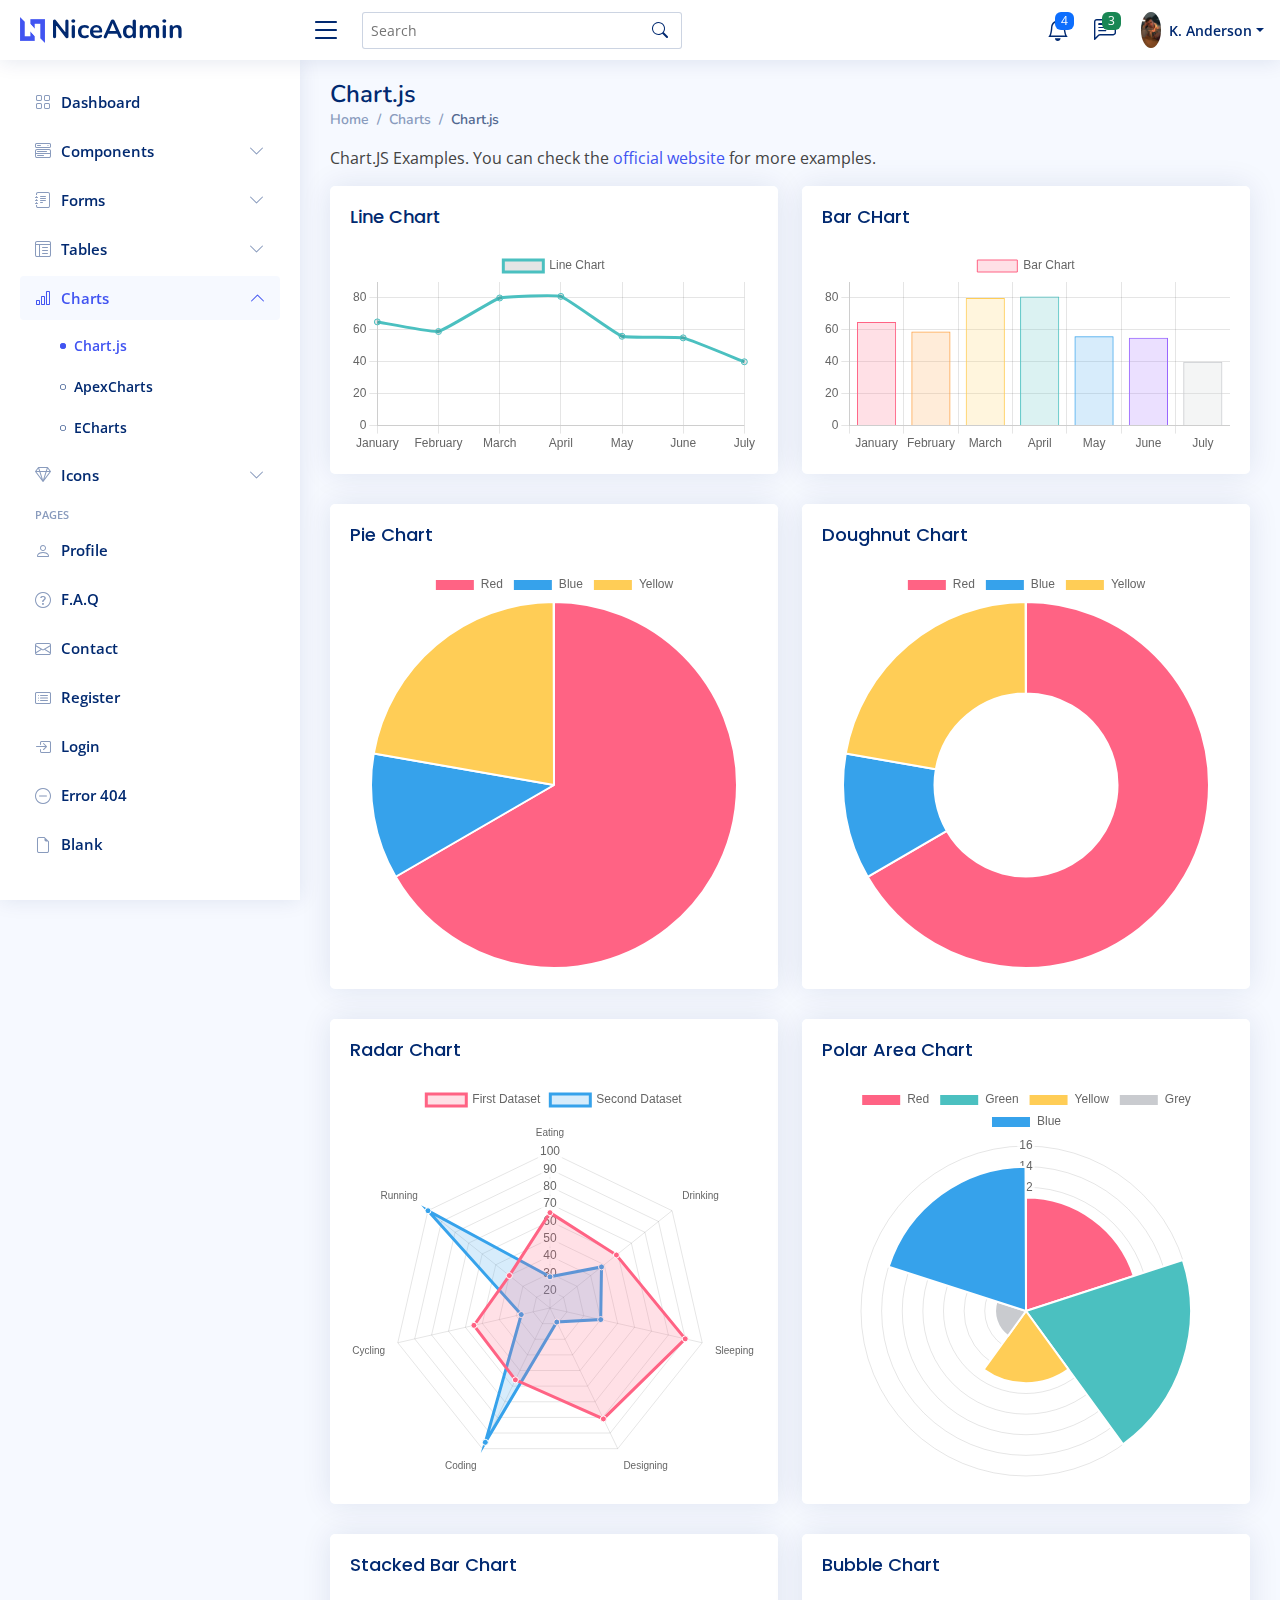
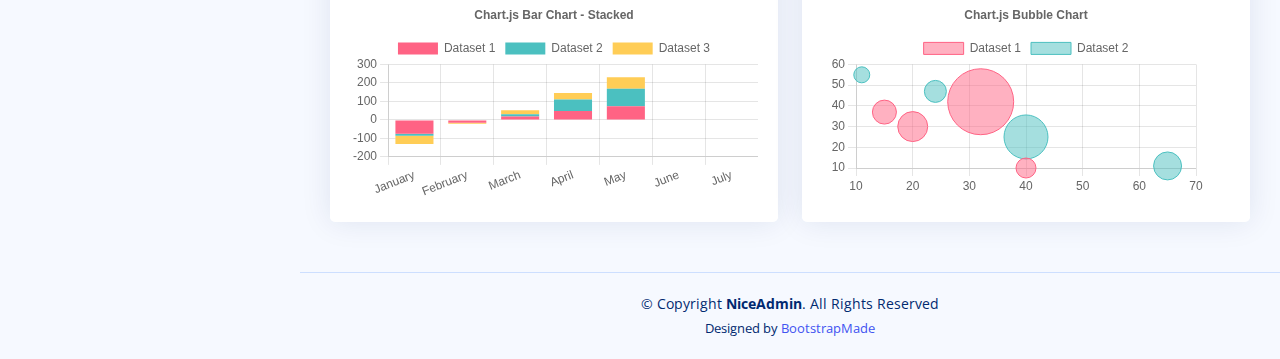
<file: portfolio/wwwroot/NiceAdmin/charts-chartjs.html>
<!DOCTYPE html>
<html lang="en">

<head>
  <meta charset="utf-8">
  <meta content="width=device-width, initial-scale=1.0" name="viewport">

  <title>Charts / Chart.js - NiceAdmin Bootstrap Template</title>
  <meta content="" name="description">
  <meta content="" name="keywords">

  <!-- Favicons -->
  <link href="assets/img/favicon.png" rel="icon">
  <link href="assets/img/apple-touch-icon.png" rel="apple-touch-icon">

  <!-- Google Fonts -->
  <link href="https://fonts.gstatic.com" rel="preconnect">
  <link href="https://fonts.googleapis.com/css?family=Open+Sans:300,300i,400,400i,600,600i,700,700i|Nunito:300,300i,400,400i,600,600i,700,700i|Poppins:300,300i,400,400i,500,500i,600,600i,700,700i" rel="stylesheet">

  <!-- Vendor CSS Files -->
  <link href="assets/vendor/bootstrap/css/bootstrap.min.css" rel="stylesheet">
  <link href="assets/vendor/bootstrap-icons/bootstrap-icons.css" rel="stylesheet">
  <link href="assets/vendor/boxicons/css/boxicons.min.css" rel="stylesheet">
  <link href="assets/vendor/quill/quill.snow.css" rel="stylesheet">
  <link href="assets/vendor/quill/quill.bubble.css" rel="stylesheet">
  <link href="assets/vendor/remixicon/remixicon.css" rel="stylesheet">
  <link href="assets/vendor/simple-datatables/style.css" rel="stylesheet">

  <!-- Template Main CSS File -->
  <link href="assets/css/style.css" rel="stylesheet">

  <!-- =======================================================
  * Template Name: NiceAdmin
  * Template URL: https://bootstrapmade.com/nice-admin-bootstrap-admin-html-template/
  * Updated: Apr 20 2024 with Bootstrap v5.3.3
  * Author: BootstrapMade.com
  * License: https://bootstrapmade.com/license/
  ======================================================== -->
</head>

<body>

  <!-- ======= Header ======= -->
  <header id="header" class="header fixed-top d-flex align-items-center">

    <div class="d-flex align-items-center justify-content-between">
      <a href="index.html" class="logo d-flex align-items-center">
        <img src="assets/img/logo.png" alt="">
        <span class="d-none d-lg-block">NiceAdmin</span>
      </a>
      <i class="bi bi-list toggle-sidebar-btn"></i>
    </div><!-- End Logo -->

    <div class="search-bar">
      <form class="search-form d-flex align-items-center" method="POST" action="#">
        <input type="text" name="query" placeholder="Search" title="Enter search keyword">
        <button type="submit" title="Search"><i class="bi bi-search"></i></button>
      </form>
    </div><!-- End Search Bar -->

    <nav class="header-nav ms-auto">
      <ul class="d-flex align-items-center">

        <li class="nav-item d-block d-lg-none">
          <a class="nav-link nav-icon search-bar-toggle " href="#">
            <i class="bi bi-search"></i>
          </a>
        </li><!-- End Search Icon-->

        <li class="nav-item dropdown">

          <a class="nav-link nav-icon" href="#" data-bs-toggle="dropdown">
            <i class="bi bi-bell"></i>
            <span class="badge bg-primary badge-number">4</span>
          </a><!-- End Notification Icon -->

          <ul class="dropdown-menu dropdown-menu-end dropdown-menu-arrow notifications">
            <li class="dropdown-header">
              You have 4 new notifications
              <a href="#"><span class="badge rounded-pill bg-primary p-2 ms-2">View all</span></a>
            </li>
            <li>
              <hr class="dropdown-divider">
            </li>

            <li class="notification-item">
              <i class="bi bi-exclamation-circle text-warning"></i>
              <div>
                <h4>Lorem Ipsum</h4>
                <p>Quae dolorem earum veritatis oditseno</p>
                <p>30 min. ago</p>
              </div>
            </li>

            <li>
              <hr class="dropdown-divider">
            </li>

            <li class="notification-item">
              <i class="bi bi-x-circle text-danger"></i>
              <div>
                <h4>Atque rerum nesciunt</h4>
                <p>Quae dolorem earum veritatis oditseno</p>
                <p>1 hr. ago</p>
              </div>
            </li>

            <li>
              <hr class="dropdown-divider">
            </li>

            <li class="notification-item">
              <i class="bi bi-check-circle text-success"></i>
              <div>
                <h4>Sit rerum fuga</h4>
                <p>Quae dolorem earum veritatis oditseno</p>
                <p>2 hrs. ago</p>
              </div>
            </li>

            <li>
              <hr class="dropdown-divider">
            </li>

            <li class="notification-item">
              <i class="bi bi-info-circle text-primary"></i>
              <div>
                <h4>Dicta reprehenderit</h4>
                <p>Quae dolorem earum veritatis oditseno</p>
                <p>4 hrs. ago</p>
              </div>
            </li>

            <li>
              <hr class="dropdown-divider">
            </li>
            <li class="dropdown-footer">
              <a href="#">Show all notifications</a>
            </li>

          </ul><!-- End Notification Dropdown Items -->

        </li><!-- End Notification Nav -->

        <li class="nav-item dropdown">

          <a class="nav-link nav-icon" href="#" data-bs-toggle="dropdown">
            <i class="bi bi-chat-left-text"></i>
            <span class="badge bg-success badge-number">3</span>
          </a><!-- End Messages Icon -->

          <ul class="dropdown-menu dropdown-menu-end dropdown-menu-arrow messages">
            <li class="dropdown-header">
              You have 3 new messages
              <a href="#"><span class="badge rounded-pill bg-primary p-2 ms-2">View all</span></a>
            </li>
            <li>
              <hr class="dropdown-divider">
            </li>

            <li class="message-item">
              <a href="#">
                <img src="assets/img/messages-1.jpg" alt="" class="rounded-circle">
                <div>
                  <h4>Maria Hudson</h4>
                  <p>Velit asperiores et ducimus soluta repudiandae labore officia est ut...</p>
                  <p>4 hrs. ago</p>
                </div>
              </a>
            </li>
            <li>
              <hr class="dropdown-divider">
            </li>

            <li class="message-item">
              <a href="#">
                <img src="assets/img/messages-2.jpg" alt="" class="rounded-circle">
                <div>
                  <h4>Anna Nelson</h4>
                  <p>Velit asperiores et ducimus soluta repudiandae labore officia est ut...</p>
                  <p>6 hrs. ago</p>
                </div>
              </a>
            </li>
            <li>
              <hr class="dropdown-divider">
            </li>

            <li class="message-item">
              <a href="#">
                <img src="assets/img/messages-3.jpg" alt="" class="rounded-circle">
                <div>
                  <h4>David Muldon</h4>
                  <p>Velit asperiores et ducimus soluta repudiandae labore officia est ut...</p>
                  <p>8 hrs. ago</p>
                </div>
              </a>
            </li>
            <li>
              <hr class="dropdown-divider">
            </li>

            <li class="dropdown-footer">
              <a href="#">Show all messages</a>
            </li>

          </ul><!-- End Messages Dropdown Items -->

        </li><!-- End Messages Nav -->

        <li class="nav-item dropdown pe-3">

          <a class="nav-link nav-profile d-flex align-items-center pe-0" href="#" data-bs-toggle="dropdown">
            <img src="assets/img/profile-img.jpg" alt="Profile" class="rounded-circle">
            <span class="d-none d-md-block dropdown-toggle ps-2">K. Anderson</span>
          </a><!-- End Profile Iamge Icon -->

          <ul class="dropdown-menu dropdown-menu-end dropdown-menu-arrow profile">
            <li class="dropdown-header">
              <h6>Kevin Anderson</h6>
              <span>Web Designer</span>
            </li>
            <li>
              <hr class="dropdown-divider">
            </li>

            <li>
              <a class="dropdown-item d-flex align-items-center" href="users-profile.html">
                <i class="bi bi-person"></i>
                <span>My Profile</span>
              </a>
            </li>
            <li>
              <hr class="dropdown-divider">
            </li>

            <li>
              <a class="dropdown-item d-flex align-items-center" href="users-profile.html">
                <i class="bi bi-gear"></i>
                <span>Account Settings</span>
              </a>
            </li>
            <li>
              <hr class="dropdown-divider">
            </li>

            <li>
              <a class="dropdown-item d-flex align-items-center" href="pages-faq.html">
                <i class="bi bi-question-circle"></i>
                <span>Need Help?</span>
              </a>
            </li>
            <li>
              <hr class="dropdown-divider">
            </li>

            <li>
              <a class="dropdown-item d-flex align-items-center" href="#">
                <i class="bi bi-box-arrow-right"></i>
                <span>Sign Out</span>
              </a>
            </li>

          </ul><!-- End Profile Dropdown Items -->
        </li><!-- End Profile Nav -->

      </ul>
    </nav><!-- End Icons Navigation -->

  </header><!-- End Header -->

  <!-- ======= Sidebar ======= -->
  <aside id="sidebar" class="sidebar">

    <ul class="sidebar-nav" id="sidebar-nav">

      <li class="nav-item">
        <a class="nav-link collapsed" href="index.html">
          <i class="bi bi-grid"></i>
          <span>Dashboard</span>
        </a>
      </li><!-- End Dashboard Nav -->

      <li class="nav-item">
        <a class="nav-link collapsed" data-bs-target="#components-nav" data-bs-toggle="collapse" href="#">
          <i class="bi bi-menu-button-wide"></i><span>Components</span><i class="bi bi-chevron-down ms-auto"></i>
        </a>
        <ul id="components-nav" class="nav-content collapse " data-bs-parent="#sidebar-nav">
          <li>
            <a href="components-alerts.html">
              <i class="bi bi-circle"></i><span>Alerts</span>
            </a>
          </li>
          <li>
            <a href="components-accordion.html">
              <i class="bi bi-circle"></i><span>Accordion</span>
            </a>
          </li>
          <li>
            <a href="components-badges.html">
              <i class="bi bi-circle"></i><span>Badges</span>
            </a>
          </li>
          <li>
            <a href="components-breadcrumbs.html">
              <i class="bi bi-circle"></i><span>Breadcrumbs</span>
            </a>
          </li>
          <li>
            <a href="components-buttons.html">
              <i class="bi bi-circle"></i><span>Buttons</span>
            </a>
          </li>
          <li>
            <a href="components-cards.html">
              <i class="bi bi-circle"></i><span>Cards</span>
            </a>
          </li>
          <li>
            <a href="components-carousel.html">
              <i class="bi bi-circle"></i><span>Carousel</span>
            </a>
          </li>
          <li>
            <a href="components-list-group.html">
              <i class="bi bi-circle"></i><span>List group</span>
            </a>
          </li>
          <li>
            <a href="components-modal.html">
              <i class="bi bi-circle"></i><span>Modal</span>
            </a>
          </li>
          <li>
            <a href="components-tabs.html">
              <i class="bi bi-circle"></i><span>Tabs</span>
            </a>
          </li>
          <li>
            <a href="components-pagination.html">
              <i class="bi bi-circle"></i><span>Pagination</span>
            </a>
          </li>
          <li>
            <a href="components-progress.html">
              <i class="bi bi-circle"></i><span>Progress</span>
            </a>
          </li>
          <li>
            <a href="components-spinners.html">
              <i class="bi bi-circle"></i><span>Spinners</span>
            </a>
          </li>
          <li>
            <a href="components-tooltips.html">
              <i class="bi bi-circle"></i><span>Tooltips</span>
            </a>
          </li>
        </ul>
      </li><!-- End Components Nav -->

      <li class="nav-item">
        <a class="nav-link collapsed" data-bs-target="#forms-nav" data-bs-toggle="collapse" href="#">
          <i class="bi bi-journal-text"></i><span>Forms</span><i class="bi bi-chevron-down ms-auto"></i>
        </a>
        <ul id="forms-nav" class="nav-content collapse " data-bs-parent="#sidebar-nav">
          <li>
            <a href="forms-elements.html">
              <i class="bi bi-circle"></i><span>Form Elements</span>
            </a>
          </li>
          <li>
            <a href="forms-layouts.html">
              <i class="bi bi-circle"></i><span>Form Layouts</span>
            </a>
          </li>
          <li>
            <a href="forms-editors.html">
              <i class="bi bi-circle"></i><span>Form Editors</span>
            </a>
          </li>
          <li>
            <a href="forms-validation.html">
              <i class="bi bi-circle"></i><span>Form Validation</span>
            </a>
          </li>
        </ul>
      </li><!-- End Forms Nav -->

      <li class="nav-item">
        <a class="nav-link collapsed" data-bs-target="#tables-nav" data-bs-toggle="collapse" href="#">
          <i class="bi bi-layout-text-window-reverse"></i><span>Tables</span><i class="bi bi-chevron-down ms-auto"></i>
        </a>
        <ul id="tables-nav" class="nav-content collapse " data-bs-parent="#sidebar-nav">
          <li>
            <a href="tables-general.html">
              <i class="bi bi-circle"></i><span>General Tables</span>
            </a>
          </li>
          <li>
            <a href="tables-data.html">
              <i class="bi bi-circle"></i><span>Data Tables</span>
            </a>
          </li>
        </ul>
      </li><!-- End Tables Nav -->

      <li class="nav-item">
        <a class="nav-link " data-bs-target="#charts-nav" data-bs-toggle="collapse" href="#">
          <i class="bi bi-bar-chart"></i><span>Charts</span><i class="bi bi-chevron-down ms-auto"></i>
        </a>
        <ul id="charts-nav" class="nav-content collapse show" data-bs-parent="#sidebar-nav">
          <li>
            <a href="charts-chartjs.html" class="active">
              <i class="bi bi-circle"></i><span>Chart.js</span>
            </a>
          </li>
          <li>
            <a href="charts-apexcharts.html">
              <i class="bi bi-circle"></i><span>ApexCharts</span>
            </a>
          </li>
          <li>
            <a href="charts-echarts.html">
              <i class="bi bi-circle"></i><span>ECharts</span>
            </a>
          </li>
        </ul>
      </li><!-- End Charts Nav -->

      <li class="nav-item">
        <a class="nav-link collapsed" data-bs-target="#icons-nav" data-bs-toggle="collapse" href="#">
          <i class="bi bi-gem"></i><span>Icons</span><i class="bi bi-chevron-down ms-auto"></i>
        </a>
        <ul id="icons-nav" class="nav-content collapse " data-bs-parent="#sidebar-nav">
          <li>
            <a href="icons-bootstrap.html">
              <i class="bi bi-circle"></i><span>Bootstrap Icons</span>
            </a>
          </li>
          <li>
            <a href="icons-remix.html">
              <i class="bi bi-circle"></i><span>Remix Icons</span>
            </a>
          </li>
          <li>
            <a href="icons-boxicons.html">
              <i class="bi bi-circle"></i><span>Boxicons</span>
            </a>
          </li>
        </ul>
      </li><!-- End Icons Nav -->

      <li class="nav-heading">Pages</li>

      <li class="nav-item">
        <a class="nav-link collapsed" href="users-profile.html">
          <i class="bi bi-person"></i>
          <span>Profile</span>
        </a>
      </li><!-- End Profile Page Nav -->

      <li class="nav-item">
        <a class="nav-link collapsed" href="pages-faq.html">
          <i class="bi bi-question-circle"></i>
          <span>F.A.Q</span>
        </a>
      </li><!-- End F.A.Q Page Nav -->

      <li class="nav-item">
        <a class="nav-link collapsed" href="pages-contact.html">
          <i class="bi bi-envelope"></i>
          <span>Contact</span>
        </a>
      </li><!-- End Contact Page Nav -->

      <li class="nav-item">
        <a class="nav-link collapsed" href="pages-register.html">
          <i class="bi bi-card-list"></i>
          <span>Register</span>
        </a>
      </li><!-- End Register Page Nav -->

      <li class="nav-item">
        <a class="nav-link collapsed" href="pages-login.html">
          <i class="bi bi-box-arrow-in-right"></i>
          <span>Login</span>
        </a>
      </li><!-- End Login Page Nav -->

      <li class="nav-item">
        <a class="nav-link collapsed" href="pages-error-404.html">
          <i class="bi bi-dash-circle"></i>
          <span>Error 404</span>
        </a>
      </li><!-- End Error 404 Page Nav -->

      <li class="nav-item">
        <a class="nav-link collapsed" href="pages-blank.html">
          <i class="bi bi-file-earmark"></i>
          <span>Blank</span>
        </a>
      </li><!-- End Blank Page Nav -->

    </ul>

  </aside><!-- End Sidebar-->

  <main id="main" class="main">

    <div class="pagetitle">
      <h1>Chart.js</h1>
      <nav>
        <ol class="breadcrumb">
          <li class="breadcrumb-item"><a href="index.html">Home</a></li>
          <li class="breadcrumb-item">Charts</li>
          <li class="breadcrumb-item active">Chart.js</li>
        </ol>
      </nav>
    </div><!-- End Page Title -->

    <p>Chart.JS Examples. You can check the <a href="https://www.chartjs.org/docs/latest/samples/" target="_blank">official website</a> for more examples.</p>

    <section class="section">
      <div class="row">

        <div class="col-lg-6">
          <div class="card">
            <div class="card-body">
              <h5 class="card-title">Line Chart</h5>

              <!-- Line Chart -->
              <canvas id="lineChart" style="max-height: 400px;"></canvas>
              <script>
                document.addEventListener("DOMContentLoaded", () => {
                  new Chart(document.querySelector('#lineChart'), {
                    type: 'line',
                    data: {
                      labels: ['January', 'February', 'March', 'April', 'May', 'June', 'July'],
                      datasets: [{
                        label: 'Line Chart',
                        data: [65, 59, 80, 81, 56, 55, 40],
                        fill: false,
                        borderColor: 'rgb(75, 192, 192)',
                        tension: 0.1
                      }]
                    },
                    options: {
                      scales: {
                        y: {
                          beginAtZero: true
                        }
                      }
                    }
                  });
                });
              </script>
              <!-- End Line CHart -->

            </div>
          </div>
        </div>

        <div class="col-lg-6">
          <div class="card">
            <div class="card-body">
              <h5 class="card-title">Bar CHart</h5>

              <!-- Bar Chart -->
              <canvas id="barChart" style="max-height: 400px;"></canvas>
              <script>
                document.addEventListener("DOMContentLoaded", () => {
                  new Chart(document.querySelector('#barChart'), {
                    type: 'bar',
                    data: {
                      labels: ['January', 'February', 'March', 'April', 'May', 'June', 'July'],
                      datasets: [{
                        label: 'Bar Chart',
                        data: [65, 59, 80, 81, 56, 55, 40],
                        backgroundColor: [
                          'rgba(255, 99, 132, 0.2)',
                          'rgba(255, 159, 64, 0.2)',
                          'rgba(255, 205, 86, 0.2)',
                          'rgba(75, 192, 192, 0.2)',
                          'rgba(54, 162, 235, 0.2)',
                          'rgba(153, 102, 255, 0.2)',
                          'rgba(201, 203, 207, 0.2)'
                        ],
                        borderColor: [
                          'rgb(255, 99, 132)',
                          'rgb(255, 159, 64)',
                          'rgb(255, 205, 86)',
                          'rgb(75, 192, 192)',
                          'rgb(54, 162, 235)',
                          'rgb(153, 102, 255)',
                          'rgb(201, 203, 207)'
                        ],
                        borderWidth: 1
                      }]
                    },
                    options: {
                      scales: {
                        y: {
                          beginAtZero: true
                        }
                      }
                    }
                  });
                });
              </script>
              <!-- End Bar CHart -->

            </div>
          </div>
        </div>

        <div class="col-lg-6">
          <div class="card">
            <div class="card-body">
              <h5 class="card-title">Pie Chart</h5>

              <!-- Pie Chart -->
              <canvas id="pieChart" style="max-height: 400px;"></canvas>
              <script>
                document.addEventListener("DOMContentLoaded", () => {
                  new Chart(document.querySelector('#pieChart'), {
                    type: 'pie',
                    data: {
                      labels: [
                        'Red',
                        'Blue',
                        'Yellow'
                      ],
                      datasets: [{
                        label: 'My First Dataset',
                        data: [300, 50, 100],
                        backgroundColor: [
                          'rgb(255, 99, 132)',
                          'rgb(54, 162, 235)',
                          'rgb(255, 205, 86)'
                        ],
                        hoverOffset: 4
                      }]
                    }
                  });
                });
              </script>
              <!-- End Pie CHart -->

            </div>
          </div>
        </div>

        <div class="col-lg-6">
          <div class="card">
            <div class="card-body">
              <h5 class="card-title">Doughnut Chart</h5>

              <!-- Doughnut Chart -->
              <canvas id="doughnutChart" style="max-height: 400px;"></canvas>
              <script>
                document.addEventListener("DOMContentLoaded", () => {
                  new Chart(document.querySelector('#doughnutChart'), {
                    type: 'doughnut',
                    data: {
                      labels: [
                        'Red',
                        'Blue',
                        'Yellow'
                      ],
                      datasets: [{
                        label: 'My First Dataset',
                        data: [300, 50, 100],
                        backgroundColor: [
                          'rgb(255, 99, 132)',
                          'rgb(54, 162, 235)',
                          'rgb(255, 205, 86)'
                        ],
                        hoverOffset: 4
                      }]
                    }
                  });
                });
              </script>
              <!-- End Doughnut CHart -->

            </div>
          </div>
        </div>

        <div class="col-lg-6">
          <div class="card">
            <div class="card-body">
              <h5 class="card-title">Radar Chart</h5>

              <!-- Radar Chart -->
              <canvas id="radarChart" style="max-height: 400px;"></canvas>
              <script>
                document.addEventListener("DOMContentLoaded", () => {
                  new Chart(document.querySelector('#radarChart'), {
                    type: 'radar',
                    data: {
                      labels: [
                        'Eating',
                        'Drinking',
                        'Sleeping',
                        'Designing',
                        'Coding',
                        'Cycling',
                        'Running'
                      ],
                      datasets: [{
                        label: 'First Dataset',
                        data: [65, 59, 90, 81, 56, 55, 40],
                        fill: true,
                        backgroundColor: 'rgba(255, 99, 132, 0.2)',
                        borderColor: 'rgb(255, 99, 132)',
                        pointBackgroundColor: 'rgb(255, 99, 132)',
                        pointBorderColor: '#fff',
                        pointHoverBackgroundColor: '#fff',
                        pointHoverBorderColor: 'rgb(255, 99, 132)'
                      }, {
                        label: 'Second Dataset',
                        data: [28, 48, 40, 19, 96, 27, 100],
                        fill: true,
                        backgroundColor: 'rgba(54, 162, 235, 0.2)',
                        borderColor: 'rgb(54, 162, 235)',
                        pointBackgroundColor: 'rgb(54, 162, 235)',
                        pointBorderColor: '#fff',
                        pointHoverBackgroundColor: '#fff',
                        pointHoverBorderColor: 'rgb(54, 162, 235)'
                      }]
                    },
                    options: {
                      elements: {
                        line: {
                          borderWidth: 3
                        }
                      }
                    }
                  });
                });
              </script>
              <!-- End Radar CHart -->

            </div>
          </div>
        </div>

        <div class="col-lg-6">
          <div class="card">
            <div class="card-body">
              <h5 class="card-title">Polar Area Chart</h5>

              <!-- Polar Area Chart -->
              <canvas id="polarAreaChart" style="max-height: 400px;"></canvas>
              <script>
                document.addEventListener("DOMContentLoaded", () => {
                  new Chart(document.querySelector('#polarAreaChart'), {
                    type: 'polarArea',
                    data: {
                      labels: [
                        'Red',
                        'Green',
                        'Yellow',
                        'Grey',
                        'Blue'
                      ],
                      datasets: [{
                        label: 'My First Dataset',
                        data: [11, 16, 7, 3, 14],
                        backgroundColor: [
                          'rgb(255, 99, 132)',
                          'rgb(75, 192, 192)',
                          'rgb(255, 205, 86)',
                          'rgb(201, 203, 207)',
                          'rgb(54, 162, 235)'
                        ]
                      }]
                    }
                  });
                });
              </script>
              <!-- End Polar Area Chart -->

            </div>
          </div>
        </div>

        <div class="col-lg-6">
          <div class="card">
            <div class="card-body">
              <h5 class="card-title">Stacked Bar Chart</h5>

              <!-- Stacked Bar Chart -->
              <canvas id="stakedBarChart" style="max-height: 400px;"></canvas>
              <script>
                document.addEventListener("DOMContentLoaded", () => {
                  new Chart(document.querySelector('#stakedBarChart'), {
                    type: 'bar',
                    data: {
                      labels: ['January', 'February', 'March', 'April', 'May', 'June', 'July'],
                      datasets: [{
                          label: 'Dataset 1',
                          data: [-75, -15, 18, 48, 74],
                          backgroundColor: 'rgb(255, 99, 132)',
                        },
                        {
                          label: 'Dataset 2',
                          data: [-11, -1, 12, 62, 95],
                          backgroundColor: 'rgb(75, 192, 192)',
                        },
                        {
                          label: 'Dataset 3',
                          data: [-44, -5, 22, 35, 62],
                          backgroundColor: 'rgb(255, 205, 86)',
                        },
                      ]
                    },
                    options: {
                      plugins: {
                        title: {
                          display: true,
                          text: 'Chart.js Bar Chart - Stacked'
                        },
                      },
                      responsive: true,
                      scales: {
                        x: {
                          stacked: true,
                        },
                        y: {
                          stacked: true
                        }
                      }
                    }
                  });
                });
              </script>
              <!-- End Stacked Bar Chart -->

            </div>
          </div>
        </div>

        <div class="col-lg-6">
          <div class="card">
            <div class="card-body">
              <h5 class="card-title">Bubble Chart</h5>

              <!-- Bubble Chart -->
              <canvas id="bubbleChart" style="max-height: 400px;"></canvas>
              <script>
                document.addEventListener("DOMContentLoaded", () => {
                  new Chart(document.querySelector('#bubbleChart'), {
                    type: 'bubble',
                    data: {
                      labels: ['January', 'February', 'March', 'April', 'May', 'June', 'July'],
                      datasets: [{
                          label: 'Dataset 1',
                          data: [{
                              x: 20,
                              y: 30,
                              r: 15
                            },
                            {
                              x: 40,
                              y: 10,
                              r: 10
                            },
                            {
                              x: 15,
                              y: 37,
                              r: 12
                            },
                            {
                              x: 32,
                              y: 42,
                              r: 33
                            }
                          ],
                          borderColor: 'rgb(255, 99, 132)',
                          backgroundColor: 'rgba(255, 99, 132, 0.5)'
                        },
                        {
                          label: 'Dataset 2',
                          data: [{
                              x: 40,
                              y: 25,
                              r: 22
                            },
                            {
                              x: 24,
                              y: 47,
                              r: 11
                            },
                            {
                              x: 65,
                              y: 11,
                              r: 14
                            },
                            {
                              x: 11,
                              y: 55,
                              r: 8
                            }
                          ],
                          borderColor: 'rgb(75, 192, 192)',
                          backgroundColor: 'rgba(75, 192, 192, 0.5)'
                        }
                      ]
                    },
                    options: {
                      responsive: true,
                      plugins: {
                        legend: {
                          position: 'top',
                        },
                        title: {
                          display: true,
                          text: 'Chart.js Bubble Chart'
                        }
                      }
                    }
                  });
                });
              </script>
              <!-- End Bubble Chart -->

            </div>
          </div>
        </div>

      </div>
    </section>

  </main><!-- End #main -->

  <!-- ======= Footer ======= -->
  <footer id="footer" class="footer">
    <div class="copyright">
      &copy; Copyright <strong><span>NiceAdmin</span></strong>. All Rights Reserved
    </div>
    <div class="credits">
      <!-- All the links in the footer should remain intact. -->
      <!-- You can delete the links only if you purchased the pro version. -->
      <!-- Licensing information: https://bootstrapmade.com/license/ -->
      <!-- Purchase the pro version with working PHP/AJAX contact form: https://bootstrapmade.com/nice-admin-bootstrap-admin-html-template/ -->
      Designed by <a href="https://bootstrapmade.com/">BootstrapMade</a>
    </div>
  </footer><!-- End Footer -->

  <a href="#" class="back-to-top d-flex align-items-center justify-content-center"><i class="bi bi-arrow-up-short"></i></a>

  <!-- Vendor JS Files -->
  <script src="assets/vendor/apexcharts/apexcharts.min.js"></script>
  <script src="assets/vendor/bootstrap/js/bootstrap.bundle.min.js"></script>
  <script src="assets/vendor/chart.js/chart.umd.js"></script>
  <script src="assets/vendor/echarts/echarts.min.js"></script>
  <script src="assets/vendor/quill/quill.js"></script>
  <script src="assets/vendor/simple-datatables/simple-datatables.js"></script>
  <script src="assets/vendor/tinymce/tinymce.min.js"></script>
  <script src="assets/vendor/php-email-form/validate.js"></script>

  <!-- Template Main JS File -->
  <script src="assets/js/main.js"></script>

</body>

</html>
</file>
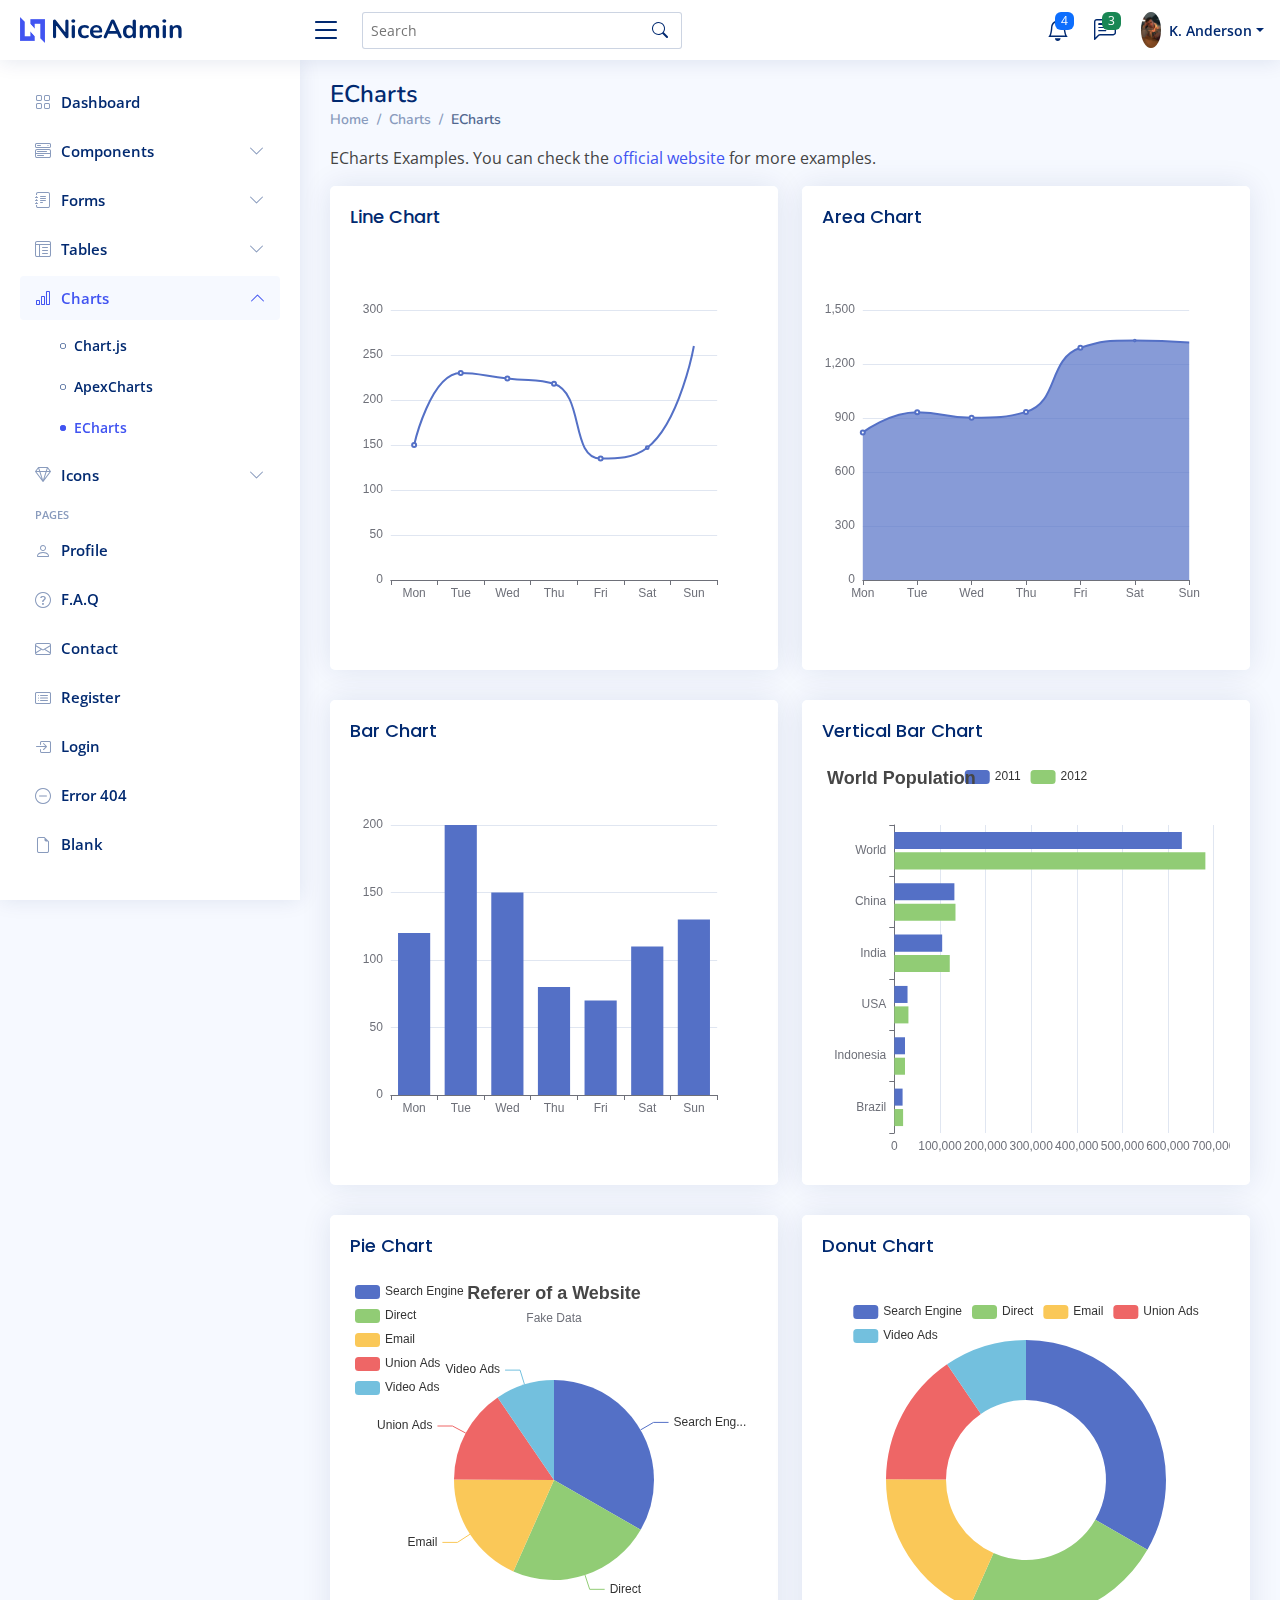
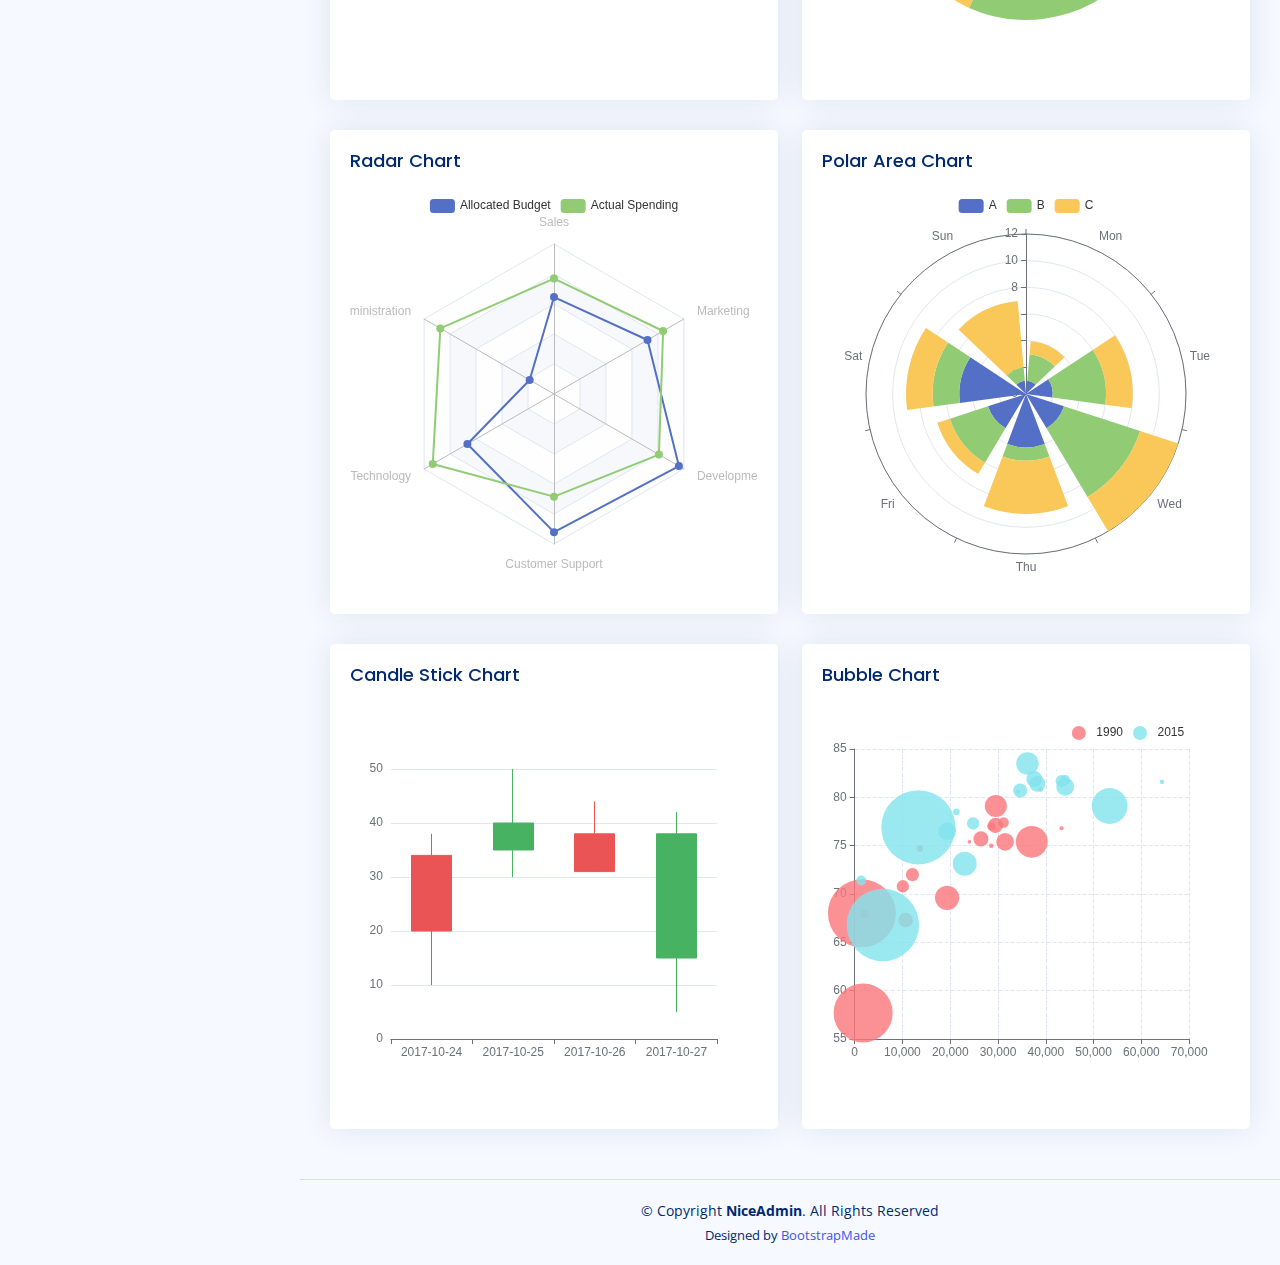
<file: portfolio/wwwroot/NiceAdmin/charts-echarts.html>
<!DOCTYPE html>
<html lang="en">

<head>
  <meta charset="utf-8">
  <meta content="width=device-width, initial-scale=1.0" name="viewport">

  <title>Charts / ECharts - NiceAdmin Bootstrap Template</title>
  <meta content="" name="description">
  <meta content="" name="keywords">

  <!-- Favicons -->
  <link href="assets/img/favicon.png" rel="icon">
  <link href="assets/img/apple-touch-icon.png" rel="apple-touch-icon">

  <!-- Google Fonts -->
  <link href="https://fonts.gstatic.com" rel="preconnect">
  <link href="https://fonts.googleapis.com/css?family=Open+Sans:300,300i,400,400i,600,600i,700,700i|Nunito:300,300i,400,400i,600,600i,700,700i|Poppins:300,300i,400,400i,500,500i,600,600i,700,700i" rel="stylesheet">

  <!-- Vendor CSS Files -->
  <link href="assets/vendor/bootstrap/css/bootstrap.min.css" rel="stylesheet">
  <link href="assets/vendor/bootstrap-icons/bootstrap-icons.css" rel="stylesheet">
  <link href="assets/vendor/boxicons/css/boxicons.min.css" rel="stylesheet">
  <link href="assets/vendor/quill/quill.snow.css" rel="stylesheet">
  <link href="assets/vendor/quill/quill.bubble.css" rel="stylesheet">
  <link href="assets/vendor/remixicon/remixicon.css" rel="stylesheet">
  <link href="assets/vendor/simple-datatables/style.css" rel="stylesheet">

  <!-- Template Main CSS File -->
  <link href="assets/css/style.css" rel="stylesheet">

  <!-- =======================================================
  * Template Name: NiceAdmin
  * Template URL: https://bootstrapmade.com/nice-admin-bootstrap-admin-html-template/
  * Updated: Apr 20 2024 with Bootstrap v5.3.3
  * Author: BootstrapMade.com
  * License: https://bootstrapmade.com/license/
  ======================================================== -->
</head>

<body>

  <!-- ======= Header ======= -->
  <header id="header" class="header fixed-top d-flex align-items-center">

    <div class="d-flex align-items-center justify-content-between">
      <a href="index.html" class="logo d-flex align-items-center">
        <img src="assets/img/logo.png" alt="">
        <span class="d-none d-lg-block">NiceAdmin</span>
      </a>
      <i class="bi bi-list toggle-sidebar-btn"></i>
    </div><!-- End Logo -->

    <div class="search-bar">
      <form class="search-form d-flex align-items-center" method="POST" action="#">
        <input type="text" name="query" placeholder="Search" title="Enter search keyword">
        <button type="submit" title="Search"><i class="bi bi-search"></i></button>
      </form>
    </div><!-- End Search Bar -->

    <nav class="header-nav ms-auto">
      <ul class="d-flex align-items-center">

        <li class="nav-item d-block d-lg-none">
          <a class="nav-link nav-icon search-bar-toggle " href="#">
            <i class="bi bi-search"></i>
          </a>
        </li><!-- End Search Icon-->

        <li class="nav-item dropdown">

          <a class="nav-link nav-icon" href="#" data-bs-toggle="dropdown">
            <i class="bi bi-bell"></i>
            <span class="badge bg-primary badge-number">4</span>
          </a><!-- End Notification Icon -->

          <ul class="dropdown-menu dropdown-menu-end dropdown-menu-arrow notifications">
            <li class="dropdown-header">
              You have 4 new notifications
              <a href="#"><span class="badge rounded-pill bg-primary p-2 ms-2">View all</span></a>
            </li>
            <li>
              <hr class="dropdown-divider">
            </li>

            <li class="notification-item">
              <i class="bi bi-exclamation-circle text-warning"></i>
              <div>
                <h4>Lorem Ipsum</h4>
                <p>Quae dolorem earum veritatis oditseno</p>
                <p>30 min. ago</p>
              </div>
            </li>

            <li>
              <hr class="dropdown-divider">
            </li>

            <li class="notification-item">
              <i class="bi bi-x-circle text-danger"></i>
              <div>
                <h4>Atque rerum nesciunt</h4>
                <p>Quae dolorem earum veritatis oditseno</p>
                <p>1 hr. ago</p>
              </div>
            </li>

            <li>
              <hr class="dropdown-divider">
            </li>

            <li class="notification-item">
              <i class="bi bi-check-circle text-success"></i>
              <div>
                <h4>Sit rerum fuga</h4>
                <p>Quae dolorem earum veritatis oditseno</p>
                <p>2 hrs. ago</p>
              </div>
            </li>

            <li>
              <hr class="dropdown-divider">
            </li>

            <li class="notification-item">
              <i class="bi bi-info-circle text-primary"></i>
              <div>
                <h4>Dicta reprehenderit</h4>
                <p>Quae dolorem earum veritatis oditseno</p>
                <p>4 hrs. ago</p>
              </div>
            </li>

            <li>
              <hr class="dropdown-divider">
            </li>
            <li class="dropdown-footer">
              <a href="#">Show all notifications</a>
            </li>

          </ul><!-- End Notification Dropdown Items -->

        </li><!-- End Notification Nav -->

        <li class="nav-item dropdown">

          <a class="nav-link nav-icon" href="#" data-bs-toggle="dropdown">
            <i class="bi bi-chat-left-text"></i>
            <span class="badge bg-success badge-number">3</span>
          </a><!-- End Messages Icon -->

          <ul class="dropdown-menu dropdown-menu-end dropdown-menu-arrow messages">
            <li class="dropdown-header">
              You have 3 new messages
              <a href="#"><span class="badge rounded-pill bg-primary p-2 ms-2">View all</span></a>
            </li>
            <li>
              <hr class="dropdown-divider">
            </li>

            <li class="message-item">
              <a href="#">
                <img src="assets/img/messages-1.jpg" alt="" class="rounded-circle">
                <div>
                  <h4>Maria Hudson</h4>
                  <p>Velit asperiores et ducimus soluta repudiandae labore officia est ut...</p>
                  <p>4 hrs. ago</p>
                </div>
              </a>
            </li>
            <li>
              <hr class="dropdown-divider">
            </li>

            <li class="message-item">
              <a href="#">
                <img src="assets/img/messages-2.jpg" alt="" class="rounded-circle">
                <div>
                  <h4>Anna Nelson</h4>
                  <p>Velit asperiores et ducimus soluta repudiandae labore officia est ut...</p>
                  <p>6 hrs. ago</p>
                </div>
              </a>
            </li>
            <li>
              <hr class="dropdown-divider">
            </li>

            <li class="message-item">
              <a href="#">
                <img src="assets/img/messages-3.jpg" alt="" class="rounded-circle">
                <div>
                  <h4>David Muldon</h4>
                  <p>Velit asperiores et ducimus soluta repudiandae labore officia est ut...</p>
                  <p>8 hrs. ago</p>
                </div>
              </a>
            </li>
            <li>
              <hr class="dropdown-divider">
            </li>

            <li class="dropdown-footer">
              <a href="#">Show all messages</a>
            </li>

          </ul><!-- End Messages Dropdown Items -->

        </li><!-- End Messages Nav -->

        <li class="nav-item dropdown pe-3">

          <a class="nav-link nav-profile d-flex align-items-center pe-0" href="#" data-bs-toggle="dropdown">
            <img src="assets/img/profile-img.jpg" alt="Profile" class="rounded-circle">
            <span class="d-none d-md-block dropdown-toggle ps-2">K. Anderson</span>
          </a><!-- End Profile Iamge Icon -->

          <ul class="dropdown-menu dropdown-menu-end dropdown-menu-arrow profile">
            <li class="dropdown-header">
              <h6>Kevin Anderson</h6>
              <span>Web Designer</span>
            </li>
            <li>
              <hr class="dropdown-divider">
            </li>

            <li>
              <a class="dropdown-item d-flex align-items-center" href="users-profile.html">
                <i class="bi bi-person"></i>
                <span>My Profile</span>
              </a>
            </li>
            <li>
              <hr class="dropdown-divider">
            </li>

            <li>
              <a class="dropdown-item d-flex align-items-center" href="users-profile.html">
                <i class="bi bi-gear"></i>
                <span>Account Settings</span>
              </a>
            </li>
            <li>
              <hr class="dropdown-divider">
            </li>

            <li>
              <a class="dropdown-item d-flex align-items-center" href="pages-faq.html">
                <i class="bi bi-question-circle"></i>
                <span>Need Help?</span>
              </a>
            </li>
            <li>
              <hr class="dropdown-divider">
            </li>

            <li>
              <a class="dropdown-item d-flex align-items-center" href="#">
                <i class="bi bi-box-arrow-right"></i>
                <span>Sign Out</span>
              </a>
            </li>

          </ul><!-- End Profile Dropdown Items -->
        </li><!-- End Profile Nav -->

      </ul>
    </nav><!-- End Icons Navigation -->

  </header><!-- End Header -->

  <!-- ======= Sidebar ======= -->
  <aside id="sidebar" class="sidebar">

    <ul class="sidebar-nav" id="sidebar-nav">

      <li class="nav-item">
        <a class="nav-link collapsed" href="index.html">
          <i class="bi bi-grid"></i>
          <span>Dashboard</span>
        </a>
      </li><!-- End Dashboard Nav -->

      <li class="nav-item">
        <a class="nav-link collapsed" data-bs-target="#components-nav" data-bs-toggle="collapse" href="#">
          <i class="bi bi-menu-button-wide"></i><span>Components</span><i class="bi bi-chevron-down ms-auto"></i>
        </a>
        <ul id="components-nav" class="nav-content collapse " data-bs-parent="#sidebar-nav">
          <li>
            <a href="components-alerts.html">
              <i class="bi bi-circle"></i><span>Alerts</span>
            </a>
          </li>
          <li>
            <a href="components-accordion.html">
              <i class="bi bi-circle"></i><span>Accordion</span>
            </a>
          </li>
          <li>
            <a href="components-badges.html">
              <i class="bi bi-circle"></i><span>Badges</span>
            </a>
          </li>
          <li>
            <a href="components-breadcrumbs.html">
              <i class="bi bi-circle"></i><span>Breadcrumbs</span>
            </a>
          </li>
          <li>
            <a href="components-buttons.html">
              <i class="bi bi-circle"></i><span>Buttons</span>
            </a>
          </li>
          <li>
            <a href="components-cards.html">
              <i class="bi bi-circle"></i><span>Cards</span>
            </a>
          </li>
          <li>
            <a href="components-carousel.html">
              <i class="bi bi-circle"></i><span>Carousel</span>
            </a>
          </li>
          <li>
            <a href="components-list-group.html">
              <i class="bi bi-circle"></i><span>List group</span>
            </a>
          </li>
          <li>
            <a href="components-modal.html">
              <i class="bi bi-circle"></i><span>Modal</span>
            </a>
          </li>
          <li>
            <a href="components-tabs.html">
              <i class="bi bi-circle"></i><span>Tabs</span>
            </a>
          </li>
          <li>
            <a href="components-pagination.html">
              <i class="bi bi-circle"></i><span>Pagination</span>
            </a>
          </li>
          <li>
            <a href="components-progress.html">
              <i class="bi bi-circle"></i><span>Progress</span>
            </a>
          </li>
          <li>
            <a href="components-spinners.html">
              <i class="bi bi-circle"></i><span>Spinners</span>
            </a>
          </li>
          <li>
            <a href="components-tooltips.html">
              <i class="bi bi-circle"></i><span>Tooltips</span>
            </a>
          </li>
        </ul>
      </li><!-- End Components Nav -->

      <li class="nav-item">
        <a class="nav-link collapsed" data-bs-target="#forms-nav" data-bs-toggle="collapse" href="#">
          <i class="bi bi-journal-text"></i><span>Forms</span><i class="bi bi-chevron-down ms-auto"></i>
        </a>
        <ul id="forms-nav" class="nav-content collapse " data-bs-parent="#sidebar-nav">
          <li>
            <a href="forms-elements.html">
              <i class="bi bi-circle"></i><span>Form Elements</span>
            </a>
          </li>
          <li>
            <a href="forms-layouts.html">
              <i class="bi bi-circle"></i><span>Form Layouts</span>
            </a>
          </li>
          <li>
            <a href="forms-editors.html">
              <i class="bi bi-circle"></i><span>Form Editors</span>
            </a>
          </li>
          <li>
            <a href="forms-validation.html">
              <i class="bi bi-circle"></i><span>Form Validation</span>
            </a>
          </li>
        </ul>
      </li><!-- End Forms Nav -->

      <li class="nav-item">
        <a class="nav-link collapsed" data-bs-target="#tables-nav" data-bs-toggle="collapse" href="#">
          <i class="bi bi-layout-text-window-reverse"></i><span>Tables</span><i class="bi bi-chevron-down ms-auto"></i>
        </a>
        <ul id="tables-nav" class="nav-content collapse " data-bs-parent="#sidebar-nav">
          <li>
            <a href="tables-general.html">
              <i class="bi bi-circle"></i><span>General Tables</span>
            </a>
          </li>
          <li>
            <a href="tables-data.html">
              <i class="bi bi-circle"></i><span>Data Tables</span>
            </a>
          </li>
        </ul>
      </li><!-- End Tables Nav -->

      <li class="nav-item">
        <a class="nav-link " data-bs-target="#charts-nav" data-bs-toggle="collapse" href="#">
          <i class="bi bi-bar-chart"></i><span>Charts</span><i class="bi bi-chevron-down ms-auto"></i>
        </a>
        <ul id="charts-nav" class="nav-content collapse show" data-bs-parent="#sidebar-nav">
          <li>
            <a href="charts-chartjs.html">
              <i class="bi bi-circle"></i><span>Chart.js</span>
            </a>
          </li>
          <li>
            <a href="charts-apexcharts.html">
              <i class="bi bi-circle"></i><span>ApexCharts</span>
            </a>
          </li>
          <li>
            <a href="charts-echarts.html" class="active">
              <i class="bi bi-circle"></i><span>ECharts</span>
            </a>
          </li>
        </ul>
      </li><!-- End Charts Nav -->

      <li class="nav-item">
        <a class="nav-link collapsed" data-bs-target="#icons-nav" data-bs-toggle="collapse" href="#">
          <i class="bi bi-gem"></i><span>Icons</span><i class="bi bi-chevron-down ms-auto"></i>
        </a>
        <ul id="icons-nav" class="nav-content collapse " data-bs-parent="#sidebar-nav">
          <li>
            <a href="icons-bootstrap.html">
              <i class="bi bi-circle"></i><span>Bootstrap Icons</span>
            </a>
          </li>
          <li>
            <a href="icons-remix.html">
              <i class="bi bi-circle"></i><span>Remix Icons</span>
            </a>
          </li>
          <li>
            <a href="icons-boxicons.html">
              <i class="bi bi-circle"></i><span>Boxicons</span>
            </a>
          </li>
        </ul>
      </li><!-- End Icons Nav -->

      <li class="nav-heading">Pages</li>

      <li class="nav-item">
        <a class="nav-link collapsed" href="users-profile.html">
          <i class="bi bi-person"></i>
          <span>Profile</span>
        </a>
      </li><!-- End Profile Page Nav -->

      <li class="nav-item">
        <a class="nav-link collapsed" href="pages-faq.html">
          <i class="bi bi-question-circle"></i>
          <span>F.A.Q</span>
        </a>
      </li><!-- End F.A.Q Page Nav -->

      <li class="nav-item">
        <a class="nav-link collapsed" href="pages-contact.html">
          <i class="bi bi-envelope"></i>
          <span>Contact</span>
        </a>
      </li><!-- End Contact Page Nav -->

      <li class="nav-item">
        <a class="nav-link collapsed" href="pages-register.html">
          <i class="bi bi-card-list"></i>
          <span>Register</span>
        </a>
      </li><!-- End Register Page Nav -->

      <li class="nav-item">
        <a class="nav-link collapsed" href="pages-login.html">
          <i class="bi bi-box-arrow-in-right"></i>
          <span>Login</span>
        </a>
      </li><!-- End Login Page Nav -->

      <li class="nav-item">
        <a class="nav-link collapsed" href="pages-error-404.html">
          <i class="bi bi-dash-circle"></i>
          <span>Error 404</span>
        </a>
      </li><!-- End Error 404 Page Nav -->

      <li class="nav-item">
        <a class="nav-link collapsed" href="pages-blank.html">
          <i class="bi bi-file-earmark"></i>
          <span>Blank</span>
        </a>
      </li><!-- End Blank Page Nav -->

    </ul>

  </aside><!-- End Sidebar-->

  <main id="main" class="main">

    <div class="pagetitle">
      <h1>ECharts</h1>
      <nav>
        <ol class="breadcrumb">
          <li class="breadcrumb-item"><a href="index.html">Home</a></li>
          <li class="breadcrumb-item">Charts</li>
          <li class="breadcrumb-item active">ECharts</li>
        </ol>
      </nav>
    </div><!-- End Page Title -->

    <p>ECharts Examples. You can check the <a href="https://echarts.apache.org/examples/en/index.html" target="_blank">official website</a> for more examples.</p>

    <section class="section">
      <div class="row">

        <div class="col-lg-6">
          <div class="card">
            <div class="card-body">
              <h5 class="card-title">Line Chart</h5>

              <!-- Line Chart -->
              <div id="lineChart" style="min-height: 400px;" class="echart"></div>

              <script>
                document.addEventListener("DOMContentLoaded", () => {
                  echarts.init(document.querySelector("#lineChart")).setOption({
                    xAxis: {
                      type: 'category',
                      data: ['Mon', 'Tue', 'Wed', 'Thu', 'Fri', 'Sat', 'Sun']
                    },
                    yAxis: {
                      type: 'value'
                    },
                    series: [{
                      data: [150, 230, 224, 218, 135, 147, 260],
                      type: 'line',
                      smooth: true
                    }]
                  });
                });
              </script>
              <!-- End Line Chart -->

            </div>
          </div>
        </div>

        <div class="col-lg-6">
          <div class="card">
            <div class="card-body">
              <h5 class="card-title">Area Chart</h5>

              <!-- Area Chart -->
              <div id="areaChart" style="min-height: 400px;" class="echart"></div>

              <script>
                document.addEventListener("DOMContentLoaded", () => {
                  echarts.init(document.querySelector("#areaChart")).setOption({
                    xAxis: {
                      type: 'category',
                      boundaryGap: false,
                      data: ['Mon', 'Tue', 'Wed', 'Thu', 'Fri', 'Sat', 'Sun']
                    },
                    yAxis: {
                      type: 'value'
                    },
                    series: [{
                      data: [820, 932, 901, 934, 1290, 1330, 1320],
                      type: 'line',
                      smooth: true,
                      areaStyle: {}
                    }]
                  });
                });
              </script>
              <!-- End Area Chart -->

            </div>
          </div>
        </div>

        <div class="col-lg-6">
          <div class="card">
            <div class="card-body">
              <h5 class="card-title">Bar Chart</h5>

              <!-- Bar Chart -->
              <div id="barChart" style="min-height: 400px;" class="echart"></div>

              <script>
                document.addEventListener("DOMContentLoaded", () => {
                  echarts.init(document.querySelector("#barChart")).setOption({
                    xAxis: {
                      type: 'category',
                      data: ['Mon', 'Tue', 'Wed', 'Thu', 'Fri', 'Sat', 'Sun']
                    },
                    yAxis: {
                      type: 'value'
                    },
                    series: [{
                      data: [120, 200, 150, 80, 70, 110, 130],
                      type: 'bar'
                    }]
                  });
                });
              </script>
              <!-- End Bar Chart -->

            </div>
          </div>
        </div>

        <div class="col-lg-6">
          <div class="card">
            <div class="card-body">
              <h5 class="card-title">Vertical Bar Chart</h5>

              <!-- Vertical Bar Chart -->
              <div id="verticalBarChart" style="min-height: 400px;" class="echart"></div>

              <script>
                document.addEventListener("DOMContentLoaded", () => {
                  echarts.init(document.querySelector("#verticalBarChart")).setOption({
                    title: {
                      text: 'World Population'
                    },
                    tooltip: {
                      trigger: 'axis',
                      axisPointer: {
                        type: 'shadow'
                      }
                    },
                    legend: {},
                    grid: {
                      left: '3%',
                      right: '4%',
                      bottom: '3%',
                      containLabel: true
                    },
                    xAxis: {
                      type: 'value',
                      boundaryGap: [0, 0.01]
                    },
                    yAxis: {
                      type: 'category',
                      data: ['Brazil', 'Indonesia', 'USA', 'India', 'China', 'World']
                    },
                    series: [{
                        name: '2011',
                        type: 'bar',
                        data: [18203, 23489, 29034, 104970, 131744, 630230]
                      },
                      {
                        name: '2012',
                        type: 'bar',
                        data: [19325, 23438, 31000, 121594, 134141, 681807]
                      }
                    ]
                  });
                });
              </script>
              <!-- End Vertical Bar Chart -->

            </div>
          </div>
        </div>

        <div class="col-lg-6">
          <div class="card">
            <div class="card-body">
              <h5 class="card-title">Pie Chart</h5>

              <!-- Pie Chart -->
              <div id="pieChart" style="min-height: 400px;" class="echart"></div>

              <script>
                document.addEventListener("DOMContentLoaded", () => {
                  echarts.init(document.querySelector("#pieChart")).setOption({
                    title: {
                      text: 'Referer of a Website',
                      subtext: 'Fake Data',
                      left: 'center'
                    },
                    tooltip: {
                      trigger: 'item'
                    },
                    legend: {
                      orient: 'vertical',
                      left: 'left'
                    },
                    series: [{
                      name: 'Access From',
                      type: 'pie',
                      radius: '50%',
                      data: [{
                          value: 1048,
                          name: 'Search Engine'
                        },
                        {
                          value: 735,
                          name: 'Direct'
                        },
                        {
                          value: 580,
                          name: 'Email'
                        },
                        {
                          value: 484,
                          name: 'Union Ads'
                        },
                        {
                          value: 300,
                          name: 'Video Ads'
                        }
                      ],
                      emphasis: {
                        itemStyle: {
                          shadowBlur: 10,
                          shadowOffsetX: 0,
                          shadowColor: 'rgba(0, 0, 0, 0.5)'
                        }
                      }
                    }]
                  });
                });
              </script>
              <!-- End Pie Chart -->

            </div>
          </div>
        </div>

        <div class="col-lg-6">
          <div class="card">
            <div class="card-body">
              <h5 class="card-title">Donut Chart</h5>

              <!-- Donut Chart -->
              <div id="donutChart" style="min-height: 400px;" class="echart"></div>

              <script>
                document.addEventListener("DOMContentLoaded", () => {
                  echarts.init(document.querySelector("#donutChart")).setOption({
                    tooltip: {
                      trigger: 'item'
                    },
                    legend: {
                      top: '5%',
                      left: 'center'
                    },
                    series: [{
                      name: 'Access From',
                      type: 'pie',
                      radius: ['40%', '70%'],
                      avoidLabelOverlap: false,
                      label: {
                        show: false,
                        position: 'center'
                      },
                      emphasis: {
                        label: {
                          show: true,
                          fontSize: '18',
                          fontWeight: 'bold'
                        }
                      },
                      labelLine: {
                        show: false
                      },
                      data: [{
                          value: 1048,
                          name: 'Search Engine'
                        },
                        {
                          value: 735,
                          name: 'Direct'
                        },
                        {
                          value: 580,
                          name: 'Email'
                        },
                        {
                          value: 484,
                          name: 'Union Ads'
                        },
                        {
                          value: 300,
                          name: 'Video Ads'
                        }
                      ]
                    }]
                  });
                });
              </script>
              <!-- End Donut Chart -->

            </div>
          </div>
        </div>

        <div class="col-lg-6">
          <div class="card">
            <div class="card-body">
              <h5 class="card-title">Radar Chart</h5>

              <!-- Radar Chart -->
              <div id="radarChart" style="min-height: 400px;" class="echart"></div>

              <script>
                document.addEventListener("DOMContentLoaded", () => {
                  echarts.init(document.querySelector("#radarChart")).setOption({
                    legend: {
                      data: ['Allocated Budget', 'Actual Spending']
                    },
                    radar: {
                      // shape: 'circle',
                      indicator: [{
                          name: 'Sales',
                          max: 6500
                        },
                        {
                          name: 'Administration',
                          max: 16000
                        },
                        {
                          name: 'Information Technology',
                          max: 30000
                        },
                        {
                          name: 'Customer Support',
                          max: 38000
                        },
                        {
                          name: 'Development',
                          max: 52000
                        },
                        {
                          name: 'Marketing',
                          max: 25000
                        }
                      ]
                    },
                    series: [{
                      name: 'Budget vs spending',
                      type: 'radar',
                      data: [{
                          value: [4200, 3000, 20000, 35000, 50000, 18000],
                          name: 'Allocated Budget'
                        },
                        {
                          value: [5000, 14000, 28000, 26000, 42000, 21000],
                          name: 'Actual Spending'
                        }
                      ]
                    }]
                  });
                });
              </script>
              <!-- End Radar Chart -->

            </div>
          </div>
        </div>

        <div class="col-lg-6">
          <div class="card">
            <div class="card-body">
              <h5 class="card-title">Polar Area Chart</h5>

              <!-- Polar Area Chart -->
              <div id="polarAreaChart" style="min-height: 400px;" class="echart"></div>

              <script>
                document.addEventListener("DOMContentLoaded", () => {
                  echarts.init(document.querySelector("#polarAreaChart")).setOption({
                    angleAxis: {
                      type: 'category',
                      data: ['Mon', 'Tue', 'Wed', 'Thu', 'Fri', 'Sat', 'Sun']
                    },
                    radiusAxis: {},
                    polar: {},
                    series: [{
                        type: 'bar',
                        data: [1, 2, 3, 4, 3, 5, 1],
                        coordinateSystem: 'polar',
                        name: 'A',
                        stack: 'a',
                        emphasis: {
                          focus: 'series'
                        }
                      },
                      {
                        type: 'bar',
                        data: [2, 4, 6, 1, 3, 2, 1],
                        coordinateSystem: 'polar',
                        name: 'B',
                        stack: 'a',
                        emphasis: {
                          focus: 'series'
                        }
                      },
                      {
                        type: 'bar',
                        data: [1, 2, 3, 4, 1, 2, 5],
                        coordinateSystem: 'polar',
                        name: 'C',
                        stack: 'a',
                        emphasis: {
                          focus: 'series'
                        }
                      }
                    ],
                    legend: {
                      show: true,
                      data: ['A', 'B', 'C']
                    }
                  });
                });
              </script>
              <!-- End Polar Area Chart -->

            </div>
          </div>
        </div>

        <div class="col-lg-6">
          <div class="card">
            <div class="card-body">
              <h5 class="card-title">Candle Stick Chart</h5>

              <!-- Candle Stick Chart -->
              <div id="candleStickChart" style="min-height: 400px;" class="echart"></div>

              <script>
                document.addEventListener("DOMContentLoaded", () => {
                  echarts.init(document.querySelector("#candleStickChart")).setOption({
                    xAxis: {
                      data: ['2017-10-24', '2017-10-25', '2017-10-26', '2017-10-27']
                    },
                    yAxis: {},
                    series: [{
                      type: 'candlestick',
                      data: [
                        [20, 34, 10, 38],
                        [40, 35, 30, 50],
                        [31, 38, 33, 44],
                        [38, 15, 5, 42]
                      ]
                    }]
                  });
                });
              </script>
              <!-- End Candle Stick Chart -->

            </div>
          </div>
        </div>

        <div class="col-lg-6">
          <div class="card">
            <div class="card-body">
              <h5 class="card-title">Bubble Chart</h5>

              <!-- Bubble Chart -->
              <div id="bubbleChart" style="min-height: 400px;" class="echart"></div>

              <script>
                document.addEventListener("DOMContentLoaded", () => {
                  const data = [
                    [
                      [28604, 77, 17096869, 'Australia', 1990],
                      [31163, 77.4, 27662440, 'Canada', 1990],
                      [1516, 68, 1154605773, 'China', 1990],
                      [13670, 74.7, 10582082, 'Cuba', 1990],
                      [28599, 75, 4986705, 'Finland', 1990],
                      [29476, 77.1, 56943299, 'France', 1990],
                      [31476, 75.4, 78958237, 'Germany', 1990],
                      [28666, 78.1, 254830, 'Iceland', 1990],
                      [1777, 57.7, 870601776, 'India', 1990],
                      [29550, 79.1, 122249285, 'Japan', 1990],
                      [2076, 67.9, 20194354, 'North Korea', 1990],
                      [12087, 72, 42972254, 'South Korea', 1990],
                      [24021, 75.4, 3397534, 'New Zealand', 1990],
                      [43296, 76.8, 4240375, 'Norway', 1990],
                      [10088, 70.8, 38195258, 'Poland', 1990],
                      [19349, 69.6, 147568552, 'Russia', 1990],
                      [10670, 67.3, 53994605, 'Turkey', 1990],
                      [26424, 75.7, 57110117, 'United Kingdom', 1990],
                      [37062, 75.4, 252847810, 'United States', 1990]
                    ],
                    [
                      [44056, 81.8, 23968973, 'Australia', 2015],
                      [43294, 81.7, 35939927, 'Canada', 2015],
                      [13334, 76.9, 1376048943, 'China', 2015],
                      [21291, 78.5, 11389562, 'Cuba', 2015],
                      [38923, 80.8, 5503457, 'Finland', 2015],
                      [37599, 81.9, 64395345, 'France', 2015],
                      [44053, 81.1, 80688545, 'Germany', 2015],
                      [42182, 82.8, 329425, 'Iceland', 2015],
                      [5903, 66.8, 1311050527, 'India', 2015],
                      [36162, 83.5, 126573481, 'Japan', 2015],
                      [1390, 71.4, 25155317, 'North Korea', 2015],
                      [34644, 80.7, 50293439, 'South Korea', 2015],
                      [34186, 80.6, 4528526, 'New Zealand', 2015],
                      [64304, 81.6, 5210967, 'Norway', 2015],
                      [24787, 77.3, 38611794, 'Poland', 2015],
                      [23038, 73.13, 143456918, 'Russia', 2015],
                      [19360, 76.5, 78665830, 'Turkey', 2015],
                      [38225, 81.4, 64715810, 'United Kingdom', 2015],
                      [53354, 79.1, 321773631, 'United States', 2015]
                    ]
                  ];
                  echarts.init(document.querySelector("#bubbleChart")).setOption({
                    legend: {
                      right: '10%',
                      top: '3%',
                      data: ['1990', '2015']
                    },
                    grid: {
                      left: '8%',
                      top: '10%'
                    },
                    xAxis: {
                      splitLine: {
                        lineStyle: {
                          type: 'dashed'
                        }
                      }
                    },
                    yAxis: {
                      splitLine: {
                        lineStyle: {
                          type: 'dashed'
                        }
                      },
                      scale: true
                    },
                    series: [{
                        name: '1990',
                        data: data[0],
                        type: 'scatter',
                        symbolSize: function(data) {
                          return Math.sqrt(data[2]) / 5e2;
                        },
                        emphasis: {
                          focus: 'series',
                          label: {
                            show: true,
                            formatter: function(param) {
                              return param.data[3];
                            },
                            position: 'top'
                          }
                        },
                        itemStyle: {
                          color: 'rgb(251, 118, 123)'
                        }
                      },
                      {
                        name: '2015',
                        data: data[1],
                        type: 'scatter',
                        symbolSize: function(data) {
                          return Math.sqrt(data[2]) / 5e2;
                        },
                        emphasis: {
                          focus: 'series',
                          label: {
                            show: true,
                            formatter: function(param) {
                              return param.data[3];
                            },
                            position: 'top'
                          }
                        },
                        itemStyle: {
                          color: 'rgb(129, 227, 238)'
                        }
                      }
                    ]
                  });
                });
              </script>
              <!-- End Bubble Chart -->

            </div>
          </div>
        </div>

      </div>
    </section>

  </main><!-- End #main -->

  <!-- ======= Footer ======= -->
  <footer id="footer" class="footer">
    <div class="copyright">
      &copy; Copyright <strong><span>NiceAdmin</span></strong>. All Rights Reserved
    </div>
    <div class="credits">
      <!-- All the links in the footer should remain intact. -->
      <!-- You can delete the links only if you purchased the pro version. -->
      <!-- Licensing information: https://bootstrapmade.com/license/ -->
      <!-- Purchase the pro version with working PHP/AJAX contact form: https://bootstrapmade.com/nice-admin-bootstrap-admin-html-template/ -->
      Designed by <a href="https://bootstrapmade.com/">BootstrapMade</a>
    </div>
  </footer><!-- End Footer -->

  <a href="#" class="back-to-top d-flex align-items-center justify-content-center"><i class="bi bi-arrow-up-short"></i></a>

  <!-- Vendor JS Files -->
  <script src="assets/vendor/apexcharts/apexcharts.min.js"></script>
  <script src="assets/vendor/bootstrap/js/bootstrap.bundle.min.js"></script>
  <script src="assets/vendor/chart.js/chart.umd.js"></script>
  <script src="assets/vendor/echarts/echarts.min.js"></script>
  <script src="assets/vendor/quill/quill.js"></script>
  <script src="assets/vendor/simple-datatables/simple-datatables.js"></script>
  <script src="assets/vendor/tinymce/tinymce.min.js"></script>
  <script src="assets/vendor/php-email-form/validate.js"></script>

  <!-- Template Main JS File -->
  <script src="assets/js/main.js"></script>

</body>

</html>
</file>
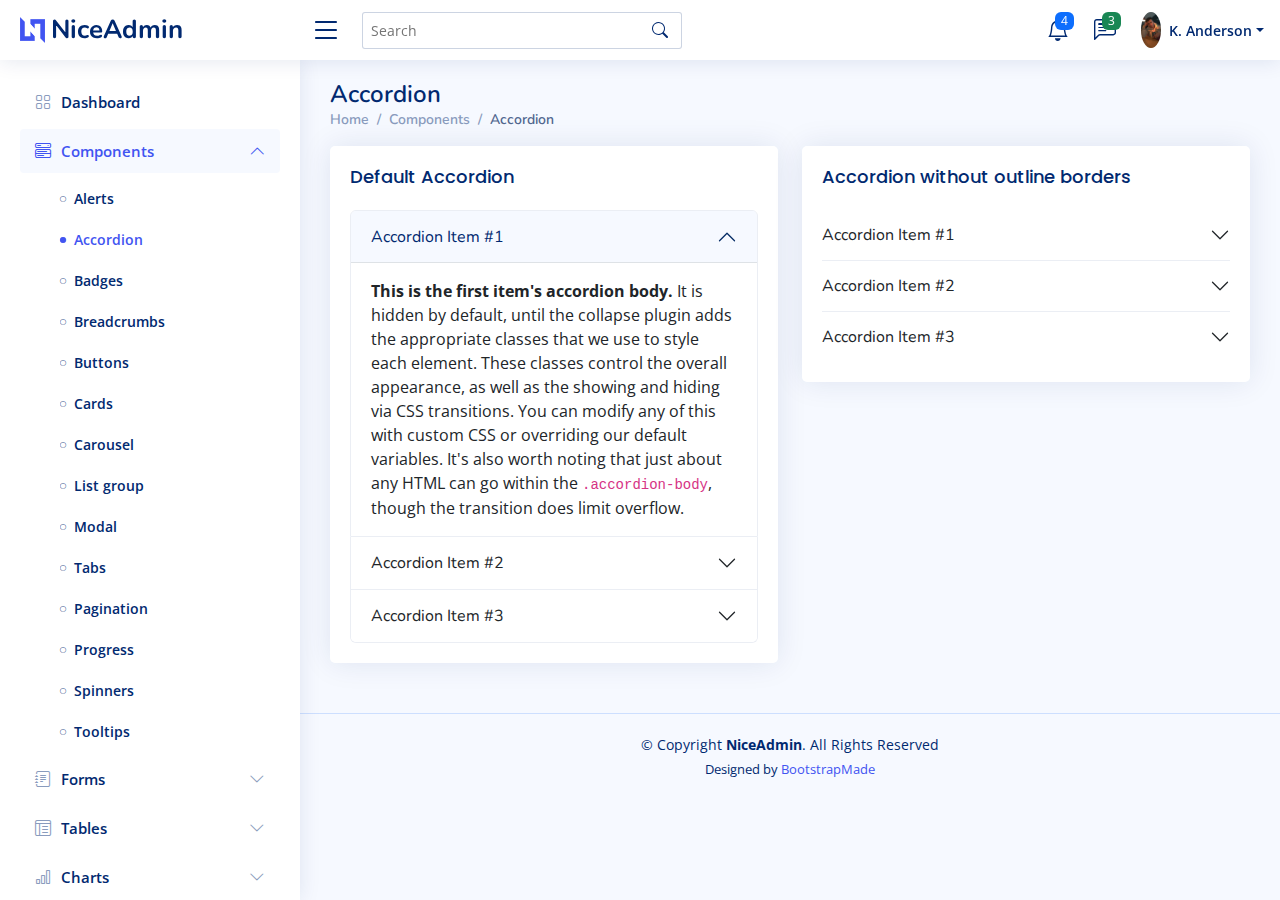
<file: portfolio/wwwroot/NiceAdmin/components-accordion.html>
<!DOCTYPE html>
<html lang="en">

<head>
  <meta charset="utf-8">
  <meta content="width=device-width, initial-scale=1.0" name="viewport">

  <title>Components / Accordion - NiceAdmin Bootstrap Template</title>
  <meta content="" name="description">
  <meta content="" name="keywords">

  <!-- Favicons -->
  <link href="assets/img/favicon.png" rel="icon">
  <link href="assets/img/apple-touch-icon.png" rel="apple-touch-icon">

  <!-- Google Fonts -->
  <link href="https://fonts.gstatic.com" rel="preconnect">
  <link href="https://fonts.googleapis.com/css?family=Open+Sans:300,300i,400,400i,600,600i,700,700i|Nunito:300,300i,400,400i,600,600i,700,700i|Poppins:300,300i,400,400i,500,500i,600,600i,700,700i" rel="stylesheet">

  <!-- Vendor CSS Files -->
  <link href="assets/vendor/bootstrap/css/bootstrap.min.css" rel="stylesheet">
  <link href="assets/vendor/bootstrap-icons/bootstrap-icons.css" rel="stylesheet">
  <link href="assets/vendor/boxicons/css/boxicons.min.css" rel="stylesheet">
  <link href="assets/vendor/quill/quill.snow.css" rel="stylesheet">
  <link href="assets/vendor/quill/quill.bubble.css" rel="stylesheet">
  <link href="assets/vendor/remixicon/remixicon.css" rel="stylesheet">
  <link href="assets/vendor/simple-datatables/style.css" rel="stylesheet">

  <!-- Template Main CSS File -->
  <link href="assets/css/style.css" rel="stylesheet">

  <!-- =======================================================
  * Template Name: NiceAdmin
  * Template URL: https://bootstrapmade.com/nice-admin-bootstrap-admin-html-template/
  * Updated: Apr 20 2024 with Bootstrap v5.3.3
  * Author: BootstrapMade.com
  * License: https://bootstrapmade.com/license/
  ======================================================== -->
</head>

<body>

  <!-- ======= Header ======= -->
  <header id="header" class="header fixed-top d-flex align-items-center">

    <div class="d-flex align-items-center justify-content-between">
      <a href="index.html" class="logo d-flex align-items-center">
        <img src="assets/img/logo.png" alt="">
        <span class="d-none d-lg-block">NiceAdmin</span>
      </a>
      <i class="bi bi-list toggle-sidebar-btn"></i>
    </div><!-- End Logo -->

    <div class="search-bar">
      <form class="search-form d-flex align-items-center" method="POST" action="#">
        <input type="text" name="query" placeholder="Search" title="Enter search keyword">
        <button type="submit" title="Search"><i class="bi bi-search"></i></button>
      </form>
    </div><!-- End Search Bar -->

    <nav class="header-nav ms-auto">
      <ul class="d-flex align-items-center">

        <li class="nav-item d-block d-lg-none">
          <a class="nav-link nav-icon search-bar-toggle " href="#">
            <i class="bi bi-search"></i>
          </a>
        </li><!-- End Search Icon-->

        <li class="nav-item dropdown">

          <a class="nav-link nav-icon" href="#" data-bs-toggle="dropdown">
            <i class="bi bi-bell"></i>
            <span class="badge bg-primary badge-number">4</span>
          </a><!-- End Notification Icon -->

          <ul class="dropdown-menu dropdown-menu-end dropdown-menu-arrow notifications">
            <li class="dropdown-header">
              You have 4 new notifications
              <a href="#"><span class="badge rounded-pill bg-primary p-2 ms-2">View all</span></a>
            </li>
            <li>
              <hr class="dropdown-divider">
            </li>

            <li class="notification-item">
              <i class="bi bi-exclamation-circle text-warning"></i>
              <div>
                <h4>Lorem Ipsum</h4>
                <p>Quae dolorem earum veritatis oditseno</p>
                <p>30 min. ago</p>
              </div>
            </li>

            <li>
              <hr class="dropdown-divider">
            </li>

            <li class="notification-item">
              <i class="bi bi-x-circle text-danger"></i>
              <div>
                <h4>Atque rerum nesciunt</h4>
                <p>Quae dolorem earum veritatis oditseno</p>
                <p>1 hr. ago</p>
              </div>
            </li>

            <li>
              <hr class="dropdown-divider">
            </li>

            <li class="notification-item">
              <i class="bi bi-check-circle text-success"></i>
              <div>
                <h4>Sit rerum fuga</h4>
                <p>Quae dolorem earum veritatis oditseno</p>
                <p>2 hrs. ago</p>
              </div>
            </li>

            <li>
              <hr class="dropdown-divider">
            </li>

            <li class="notification-item">
              <i class="bi bi-info-circle text-primary"></i>
              <div>
                <h4>Dicta reprehenderit</h4>
                <p>Quae dolorem earum veritatis oditseno</p>
                <p>4 hrs. ago</p>
              </div>
            </li>

            <li>
              <hr class="dropdown-divider">
            </li>
            <li class="dropdown-footer">
              <a href="#">Show all notifications</a>
            </li>

          </ul><!-- End Notification Dropdown Items -->

        </li><!-- End Notification Nav -->

        <li class="nav-item dropdown">

          <a class="nav-link nav-icon" href="#" data-bs-toggle="dropdown">
            <i class="bi bi-chat-left-text"></i>
            <span class="badge bg-success badge-number">3</span>
          </a><!-- End Messages Icon -->

          <ul class="dropdown-menu dropdown-menu-end dropdown-menu-arrow messages">
            <li class="dropdown-header">
              You have 3 new messages
              <a href="#"><span class="badge rounded-pill bg-primary p-2 ms-2">View all</span></a>
            </li>
            <li>
              <hr class="dropdown-divider">
            </li>

            <li class="message-item">
              <a href="#">
                <img src="assets/img/messages-1.jpg" alt="" class="rounded-circle">
                <div>
                  <h4>Maria Hudson</h4>
                  <p>Velit asperiores et ducimus soluta repudiandae labore officia est ut...</p>
                  <p>4 hrs. ago</p>
                </div>
              </a>
            </li>
            <li>
              <hr class="dropdown-divider">
            </li>

            <li class="message-item">
              <a href="#">
                <img src="assets/img/messages-2.jpg" alt="" class="rounded-circle">
                <div>
                  <h4>Anna Nelson</h4>
                  <p>Velit asperiores et ducimus soluta repudiandae labore officia est ut...</p>
                  <p>6 hrs. ago</p>
                </div>
              </a>
            </li>
            <li>
              <hr class="dropdown-divider">
            </li>

            <li class="message-item">
              <a href="#">
                <img src="assets/img/messages-3.jpg" alt="" class="rounded-circle">
                <div>
                  <h4>David Muldon</h4>
                  <p>Velit asperiores et ducimus soluta repudiandae labore officia est ut...</p>
                  <p>8 hrs. ago</p>
                </div>
              </a>
            </li>
            <li>
              <hr class="dropdown-divider">
            </li>

            <li class="dropdown-footer">
              <a href="#">Show all messages</a>
            </li>

          </ul><!-- End Messages Dropdown Items -->

        </li><!-- End Messages Nav -->

        <li class="nav-item dropdown pe-3">

          <a class="nav-link nav-profile d-flex align-items-center pe-0" href="#" data-bs-toggle="dropdown">
            <img src="assets/img/profile-img.jpg" alt="Profile" class="rounded-circle">
            <span class="d-none d-md-block dropdown-toggle ps-2">K. Anderson</span>
          </a><!-- End Profile Iamge Icon -->

          <ul class="dropdown-menu dropdown-menu-end dropdown-menu-arrow profile">
            <li class="dropdown-header">
              <h6>Kevin Anderson</h6>
              <span>Web Designer</span>
            </li>
            <li>
              <hr class="dropdown-divider">
            </li>

            <li>
              <a class="dropdown-item d-flex align-items-center" href="users-profile.html">
                <i class="bi bi-person"></i>
                <span>My Profile</span>
              </a>
            </li>
            <li>
              <hr class="dropdown-divider">
            </li>

            <li>
              <a class="dropdown-item d-flex align-items-center" href="users-profile.html">
                <i class="bi bi-gear"></i>
                <span>Account Settings</span>
              </a>
            </li>
            <li>
              <hr class="dropdown-divider">
            </li>

            <li>
              <a class="dropdown-item d-flex align-items-center" href="pages-faq.html">
                <i class="bi bi-question-circle"></i>
                <span>Need Help?</span>
              </a>
            </li>
            <li>
              <hr class="dropdown-divider">
            </li>

            <li>
              <a class="dropdown-item d-flex align-items-center" href="#">
                <i class="bi bi-box-arrow-right"></i>
                <span>Sign Out</span>
              </a>
            </li>

          </ul><!-- End Profile Dropdown Items -->
        </li><!-- End Profile Nav -->

      </ul>
    </nav><!-- End Icons Navigation -->

  </header><!-- End Header -->

  <!-- ======= Sidebar ======= -->
  <aside id="sidebar" class="sidebar">

    <ul class="sidebar-nav" id="sidebar-nav">

      <li class="nav-item">
        <a class="nav-link collapsed" href="index.html">
          <i class="bi bi-grid"></i>
          <span>Dashboard</span>
        </a>
      </li><!-- End Dashboard Nav -->

      <li class="nav-item">
        <a class="nav-link " data-bs-target="#components-nav" data-bs-toggle="collapse" href="#">
          <i class="bi bi-menu-button-wide"></i><span>Components</span><i class="bi bi-chevron-down ms-auto"></i>
        </a>
        <ul id="components-nav" class="nav-content collapse show" data-bs-parent="#sidebar-nav">
          <li>
            <a href="components-alerts.html">
              <i class="bi bi-circle"></i><span>Alerts</span>
            </a>
          </li>
          <li>
            <a href="components-accordion.html" class="active">
              <i class="bi bi-circle"></i><span>Accordion</span>
            </a>
          </li>
          <li>
            <a href="components-badges.html">
              <i class="bi bi-circle"></i><span>Badges</span>
            </a>
          </li>
          <li>
            <a href="components-breadcrumbs.html">
              <i class="bi bi-circle"></i><span>Breadcrumbs</span>
            </a>
          </li>
          <li>
            <a href="components-buttons.html">
              <i class="bi bi-circle"></i><span>Buttons</span>
            </a>
          </li>
          <li>
            <a href="components-cards.html">
              <i class="bi bi-circle"></i><span>Cards</span>
            </a>
          </li>
          <li>
            <a href="components-carousel.html">
              <i class="bi bi-circle"></i><span>Carousel</span>
            </a>
          </li>
          <li>
            <a href="components-list-group.html">
              <i class="bi bi-circle"></i><span>List group</span>
            </a>
          </li>
          <li>
            <a href="components-modal.html">
              <i class="bi bi-circle"></i><span>Modal</span>
            </a>
          </li>
          <li>
            <a href="components-tabs.html">
              <i class="bi bi-circle"></i><span>Tabs</span>
            </a>
          </li>
          <li>
            <a href="components-pagination.html">
              <i class="bi bi-circle"></i><span>Pagination</span>
            </a>
          </li>
          <li>
            <a href="components-progress.html">
              <i class="bi bi-circle"></i><span>Progress</span>
            </a>
          </li>
          <li>
            <a href="components-spinners.html">
              <i class="bi bi-circle"></i><span>Spinners</span>
            </a>
          </li>
          <li>
            <a href="components-tooltips.html">
              <i class="bi bi-circle"></i><span>Tooltips</span>
            </a>
          </li>
        </ul>
      </li><!-- End Components Nav -->

      <li class="nav-item">
        <a class="nav-link collapsed" data-bs-target="#forms-nav" data-bs-toggle="collapse" href="#">
          <i class="bi bi-journal-text"></i><span>Forms</span><i class="bi bi-chevron-down ms-auto"></i>
        </a>
        <ul id="forms-nav" class="nav-content collapse " data-bs-parent="#sidebar-nav">
          <li>
            <a href="forms-elements.html">
              <i class="bi bi-circle"></i><span>Form Elements</span>
            </a>
          </li>
          <li>
            <a href="forms-layouts.html">
              <i class="bi bi-circle"></i><span>Form Layouts</span>
            </a>
          </li>
          <li>
            <a href="forms-editors.html">
              <i class="bi bi-circle"></i><span>Form Editors</span>
            </a>
          </li>
          <li>
            <a href="forms-validation.html">
              <i class="bi bi-circle"></i><span>Form Validation</span>
            </a>
          </li>
        </ul>
      </li><!-- End Forms Nav -->

      <li class="nav-item">
        <a class="nav-link collapsed" data-bs-target="#tables-nav" data-bs-toggle="collapse" href="#">
          <i class="bi bi-layout-text-window-reverse"></i><span>Tables</span><i class="bi bi-chevron-down ms-auto"></i>
        </a>
        <ul id="tables-nav" class="nav-content collapse " data-bs-parent="#sidebar-nav">
          <li>
            <a href="tables-general.html">
              <i class="bi bi-circle"></i><span>General Tables</span>
            </a>
          </li>
          <li>
            <a href="tables-data.html">
              <i class="bi bi-circle"></i><span>Data Tables</span>
            </a>
          </li>
        </ul>
      </li><!-- End Tables Nav -->

      <li class="nav-item">
        <a class="nav-link collapsed" data-bs-target="#charts-nav" data-bs-toggle="collapse" href="#">
          <i class="bi bi-bar-chart"></i><span>Charts</span><i class="bi bi-chevron-down ms-auto"></i>
        </a>
        <ul id="charts-nav" class="nav-content collapse " data-bs-parent="#sidebar-nav">
          <li>
            <a href="charts-chartjs.html">
              <i class="bi bi-circle"></i><span>Chart.js</span>
            </a>
          </li>
          <li>
            <a href="charts-apexcharts.html">
              <i class="bi bi-circle"></i><span>ApexCharts</span>
            </a>
          </li>
          <li>
            <a href="charts-echarts.html">
              <i class="bi bi-circle"></i><span>ECharts</span>
            </a>
          </li>
        </ul>
      </li><!-- End Charts Nav -->

      <li class="nav-item">
        <a class="nav-link collapsed" data-bs-target="#icons-nav" data-bs-toggle="collapse" href="#">
          <i class="bi bi-gem"></i><span>Icons</span><i class="bi bi-chevron-down ms-auto"></i>
        </a>
        <ul id="icons-nav" class="nav-content collapse " data-bs-parent="#sidebar-nav">
          <li>
            <a href="icons-bootstrap.html">
              <i class="bi bi-circle"></i><span>Bootstrap Icons</span>
            </a>
          </li>
          <li>
            <a href="icons-remix.html">
              <i class="bi bi-circle"></i><span>Remix Icons</span>
            </a>
          </li>
          <li>
            <a href="icons-boxicons.html">
              <i class="bi bi-circle"></i><span>Boxicons</span>
            </a>
          </li>
        </ul>
      </li><!-- End Icons Nav -->

      <li class="nav-heading">Pages</li>

      <li class="nav-item">
        <a class="nav-link collapsed" href="users-profile.html">
          <i class="bi bi-person"></i>
          <span>Profile</span>
        </a>
      </li><!-- End Profile Page Nav -->

      <li class="nav-item">
        <a class="nav-link collapsed" href="pages-faq.html">
          <i class="bi bi-question-circle"></i>
          <span>F.A.Q</span>
        </a>
      </li><!-- End F.A.Q Page Nav -->

      <li class="nav-item">
        <a class="nav-link collapsed" href="pages-contact.html">
          <i class="bi bi-envelope"></i>
          <span>Contact</span>
        </a>
      </li><!-- End Contact Page Nav -->

      <li class="nav-item">
        <a class="nav-link collapsed" href="pages-register.html">
          <i class="bi bi-card-list"></i>
          <span>Register</span>
        </a>
      </li><!-- End Register Page Nav -->

      <li class="nav-item">
        <a class="nav-link collapsed" href="pages-login.html">
          <i class="bi bi-box-arrow-in-right"></i>
          <span>Login</span>
        </a>
      </li><!-- End Login Page Nav -->

      <li class="nav-item">
        <a class="nav-link collapsed" href="pages-error-404.html">
          <i class="bi bi-dash-circle"></i>
          <span>Error 404</span>
        </a>
      </li><!-- End Error 404 Page Nav -->

      <li class="nav-item">
        <a class="nav-link collapsed" href="pages-blank.html">
          <i class="bi bi-file-earmark"></i>
          <span>Blank</span>
        </a>
      </li><!-- End Blank Page Nav -->

    </ul>

  </aside><!-- End Sidebar-->

  <main id="main" class="main">

    <div class="pagetitle">
      <h1>Accordion</h1>
      <nav>
        <ol class="breadcrumb">
          <li class="breadcrumb-item"><a href="index.html">Home</a></li>
          <li class="breadcrumb-item">Components</li>
          <li class="breadcrumb-item active">Accordion</li>
        </ol>
      </nav>
    </div><!-- End Page Title -->

    <section class="section">
      <div class="row">
        <div class="col-lg-6">

          <div class="card">
            <div class="card-body">
              <h5 class="card-title">Default Accordion</h5>

              <!-- Default Accordion -->
              <div class="accordion" id="accordionExample">
                <div class="accordion-item">
                  <h2 class="accordion-header" id="headingOne">
                    <button class="accordion-button" type="button" data-bs-toggle="collapse" data-bs-target="#collapseOne" aria-expanded="true" aria-controls="collapseOne">
                      Accordion Item #1
                    </button>
                  </h2>
                  <div id="collapseOne" class="accordion-collapse collapse show" aria-labelledby="headingOne" data-bs-parent="#accordionExample">
                    <div class="accordion-body">
                      <strong>This is the first item's accordion body.</strong> It is hidden by default, until the collapse plugin adds the appropriate classes that we use to style each element. These classes control the overall appearance, as well as the showing and hiding via CSS transitions. You can modify any of this with custom CSS or overriding our default variables. It's also worth noting that just about any HTML can go within the <code>.accordion-body</code>, though the transition does limit overflow.
                    </div>
                  </div>
                </div>
                <div class="accordion-item">
                  <h2 class="accordion-header" id="headingTwo">
                    <button class="accordion-button collapsed" type="button" data-bs-toggle="collapse" data-bs-target="#collapseTwo" aria-expanded="false" aria-controls="collapseTwo">
                      Accordion Item #2
                    </button>
                  </h2>
                  <div id="collapseTwo" class="accordion-collapse collapse" aria-labelledby="headingTwo" data-bs-parent="#accordionExample">
                    <div class="accordion-body">
                      <strong>This is the second item's accordion body.</strong> It is hidden by default, until the collapse plugin adds the appropriate classes that we use to style each element. These classes control the overall appearance, as well as the showing and hiding via CSS transitions. You can modify any of this with custom CSS or overriding our default variables. It's also worth noting that just about any HTML can go within the <code>.accordion-body</code>, though the transition does limit overflow.
                    </div>
                  </div>
                </div>
                <div class="accordion-item">
                  <h2 class="accordion-header" id="headingThree">
                    <button class="accordion-button collapsed" type="button" data-bs-toggle="collapse" data-bs-target="#collapseThree" aria-expanded="false" aria-controls="collapseThree">
                      Accordion Item #3
                    </button>
                  </h2>
                  <div id="collapseThree" class="accordion-collapse collapse" aria-labelledby="headingThree" data-bs-parent="#accordionExample">
                    <div class="accordion-body">
                      <strong>This is the third item's accordion body.</strong> It is hidden by default, until the collapse plugin adds the appropriate classes that we use to style each element. These classes control the overall appearance, as well as the showing and hiding via CSS transitions. You can modify any of this with custom CSS or overriding our default variables. It's also worth noting that just about any HTML can go within the <code>.accordion-body</code>, though the transition does limit overflow.
                    </div>
                  </div>
                </div>
              </div><!-- End Default Accordion Example -->

            </div>
          </div>

        </div>

        <div class="col-lg-6">

          <div class="card">
            <div class="card-body">
              <h5 class="card-title">Accordion without outline borders</h5>

              <!-- Accordion without outline borders -->
              <div class="accordion accordion-flush" id="accordionFlushExample">
                <div class="accordion-item">
                  <h2 class="accordion-header" id="flush-headingOne">
                    <button class="accordion-button collapsed" type="button" data-bs-toggle="collapse" data-bs-target="#flush-collapseOne" aria-expanded="false" aria-controls="flush-collapseOne">
                      Accordion Item #1
                    </button>
                  </h2>
                  <div id="flush-collapseOne" class="accordion-collapse collapse" aria-labelledby="flush-headingOne" data-bs-parent="#accordionFlushExample">
                    <div class="accordion-body">Placeholder content for this accordion, which is intended to demonstrate the <code>.accordion-flush</code> class. This is the first item's accordion body.</div>
                  </div>
                </div>
                <div class="accordion-item">
                  <h2 class="accordion-header" id="flush-headingTwo">
                    <button class="accordion-button collapsed" type="button" data-bs-toggle="collapse" data-bs-target="#flush-collapseTwo" aria-expanded="false" aria-controls="flush-collapseTwo">
                      Accordion Item #2
                    </button>
                  </h2>
                  <div id="flush-collapseTwo" class="accordion-collapse collapse" aria-labelledby="flush-headingTwo" data-bs-parent="#accordionFlushExample">
                    <div class="accordion-body">Placeholder content for this accordion, which is intended to demonstrate the <code>.accordion-flush</code> class. This is the second item's accordion body. Let's imagine this being filled with some actual content.</div>
                  </div>
                </div>
                <div class="accordion-item">
                  <h2 class="accordion-header" id="flush-headingThree">
                    <button class="accordion-button collapsed" type="button" data-bs-toggle="collapse" data-bs-target="#flush-collapseThree" aria-expanded="false" aria-controls="flush-collapseThree">
                      Accordion Item #3
                    </button>
                  </h2>
                  <div id="flush-collapseThree" class="accordion-collapse collapse" aria-labelledby="flush-headingThree" data-bs-parent="#accordionFlushExample">
                    <div class="accordion-body">Placeholder content for this accordion, which is intended to demonstrate the <code>.accordion-flush</code> class. This is the third item's accordion body. Nothing more exciting happening here in terms of content, but just filling up the space to make it look, at least at first glance, a bit more representative of how this would look in a real-world application.</div>
                  </div>
                </div>
              </div><!-- End Accordion without outline borders -->

            </div>
          </div>

        </div>
      </div>
    </section>

  </main><!-- End #main -->

  <!-- ======= Footer ======= -->
  <footer id="footer" class="footer">
    <div class="copyright">
      &copy; Copyright <strong><span>NiceAdmin</span></strong>. All Rights Reserved
    </div>
    <div class="credits">
      <!-- All the links in the footer should remain intact. -->
      <!-- You can delete the links only if you purchased the pro version. -->
      <!-- Licensing information: https://bootstrapmade.com/license/ -->
      <!-- Purchase the pro version with working PHP/AJAX contact form: https://bootstrapmade.com/nice-admin-bootstrap-admin-html-template/ -->
      Designed by <a href="https://bootstrapmade.com/">BootstrapMade</a>
    </div>
  </footer><!-- End Footer -->

  <a href="#" class="back-to-top d-flex align-items-center justify-content-center"><i class="bi bi-arrow-up-short"></i></a>

  <!-- Vendor JS Files -->
  <script src="assets/vendor/apexcharts/apexcharts.min.js"></script>
  <script src="assets/vendor/bootstrap/js/bootstrap.bundle.min.js"></script>
  <script src="assets/vendor/chart.js/chart.umd.js"></script>
  <script src="assets/vendor/echarts/echarts.min.js"></script>
  <script src="assets/vendor/quill/quill.js"></script>
  <script src="assets/vendor/simple-datatables/simple-datatables.js"></script>
  <script src="assets/vendor/tinymce/tinymce.min.js"></script>
  <script src="assets/vendor/php-email-form/validate.js"></script>

  <!-- Template Main JS File -->
  <script src="assets/js/main.js"></script>

</body>

</html>
</file>
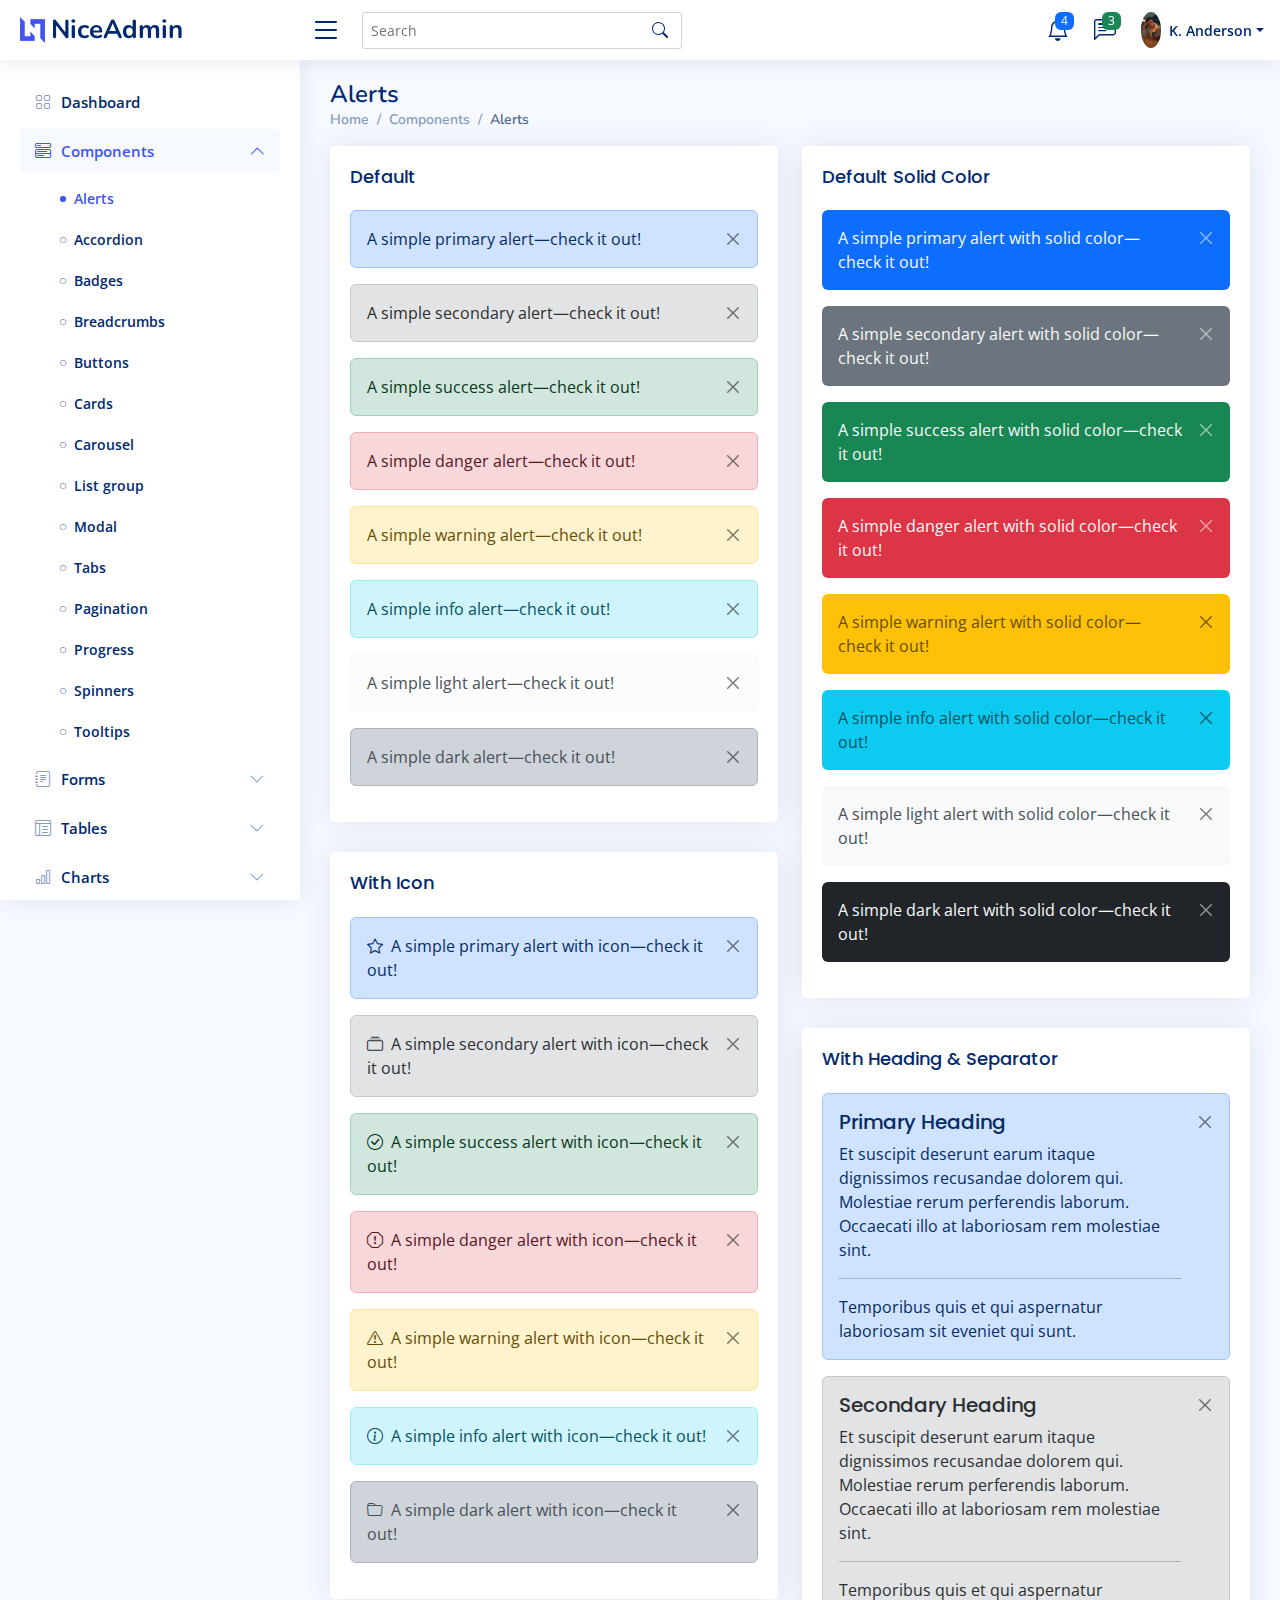
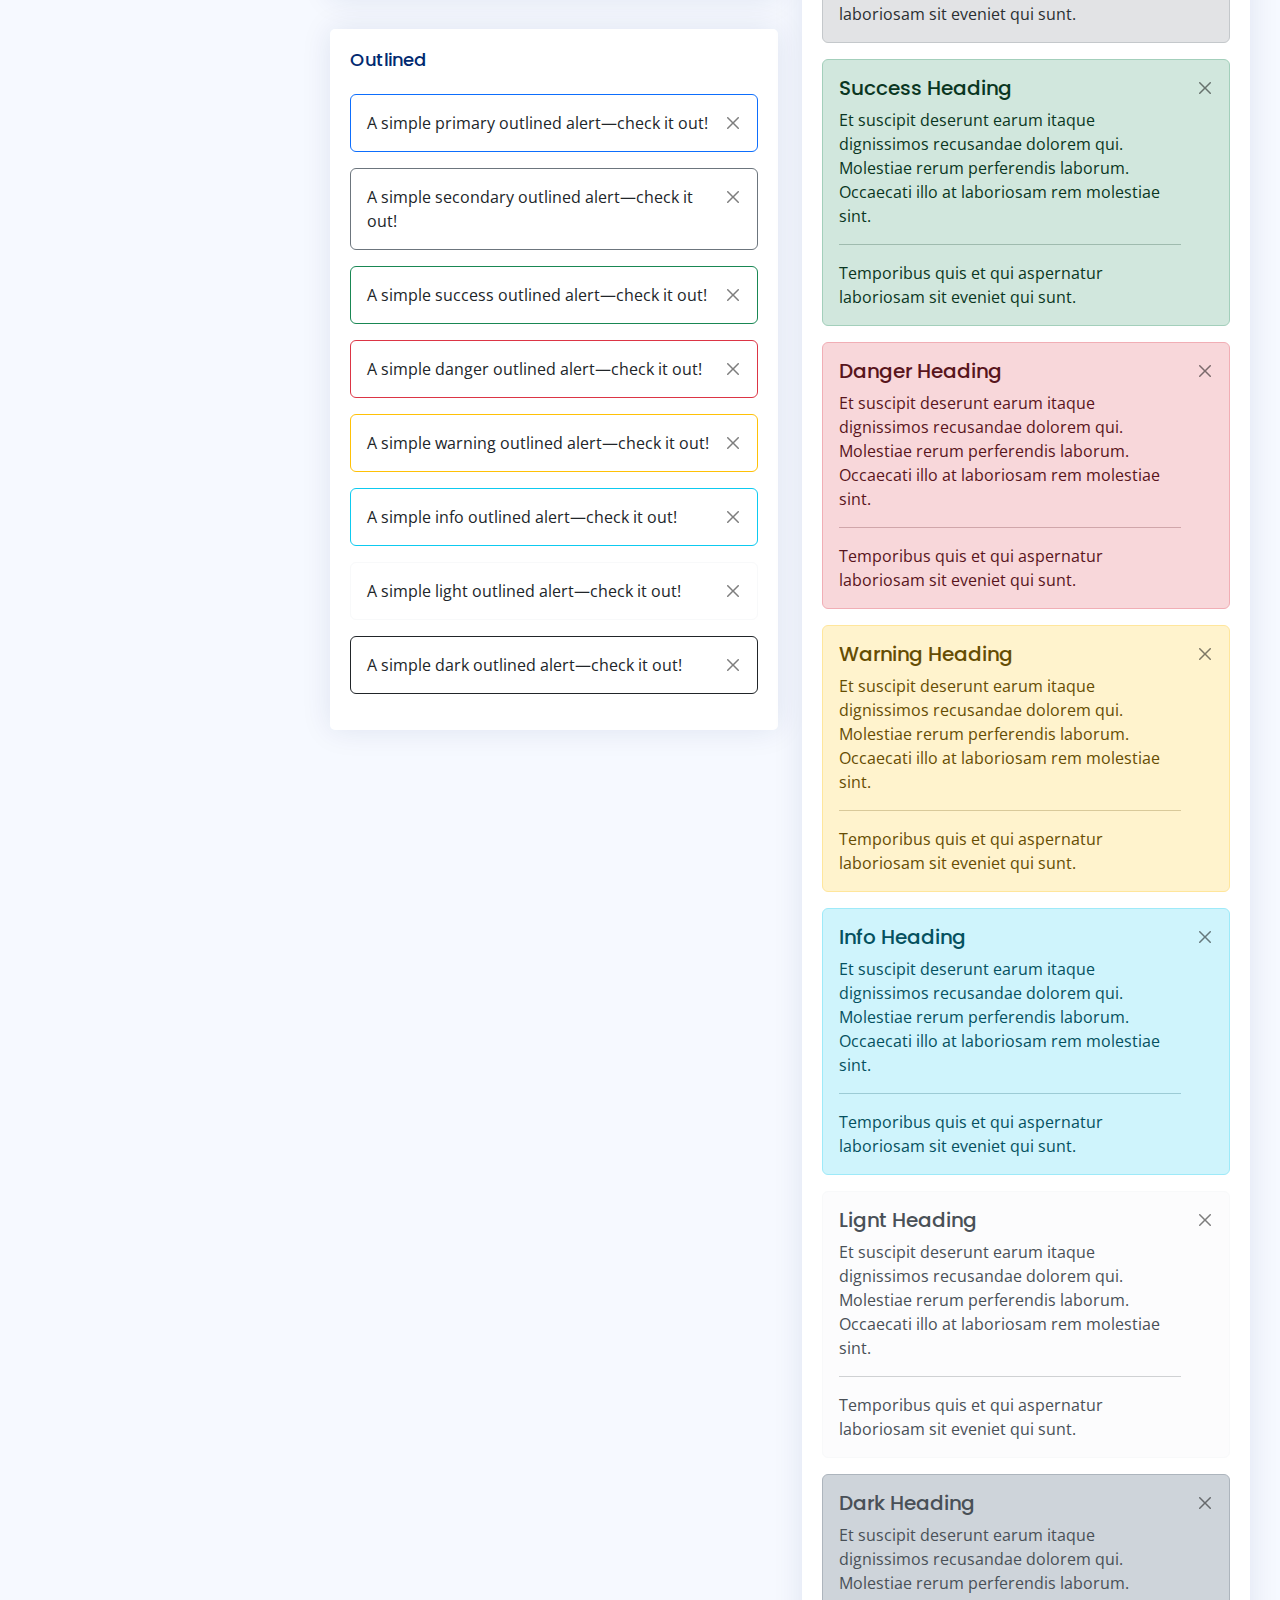
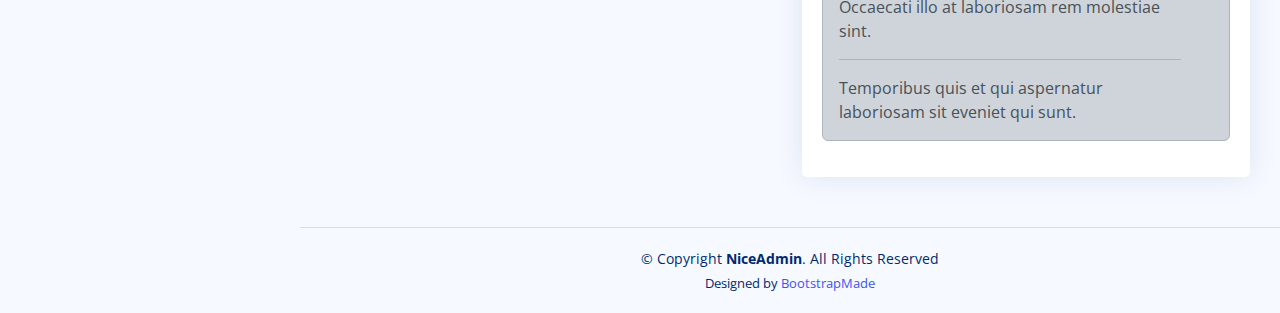
<file: portfolio/wwwroot/NiceAdmin/components-alerts.html>
<!DOCTYPE html>
<html lang="en">

<head>
  <meta charset="utf-8">
  <meta content="width=device-width, initial-scale=1.0" name="viewport">

  <title>Components / Alerts - NiceAdmin Bootstrap Template</title>
  <meta content="" name="description">
  <meta content="" name="keywords">

  <!-- Favicons -->
  <link href="assets/img/favicon.png" rel="icon">
  <link href="assets/img/apple-touch-icon.png" rel="apple-touch-icon">

  <!-- Google Fonts -->
  <link href="https://fonts.gstatic.com" rel="preconnect">
  <link href="https://fonts.googleapis.com/css?family=Open+Sans:300,300i,400,400i,600,600i,700,700i|Nunito:300,300i,400,400i,600,600i,700,700i|Poppins:300,300i,400,400i,500,500i,600,600i,700,700i" rel="stylesheet">

  <!-- Vendor CSS Files -->
  <link href="assets/vendor/bootstrap/css/bootstrap.min.css" rel="stylesheet">
  <link href="assets/vendor/bootstrap-icons/bootstrap-icons.css" rel="stylesheet">
  <link href="assets/vendor/boxicons/css/boxicons.min.css" rel="stylesheet">
  <link href="assets/vendor/quill/quill.snow.css" rel="stylesheet">
  <link href="assets/vendor/quill/quill.bubble.css" rel="stylesheet">
  <link href="assets/vendor/remixicon/remixicon.css" rel="stylesheet">
  <link href="assets/vendor/simple-datatables/style.css" rel="stylesheet">

  <!-- Template Main CSS File -->
  <link href="assets/css/style.css" rel="stylesheet">

  <!-- =======================================================
  * Template Name: NiceAdmin
  * Template URL: https://bootstrapmade.com/nice-admin-bootstrap-admin-html-template/
  * Updated: Apr 20 2024 with Bootstrap v5.3.3
  * Author: BootstrapMade.com
  * License: https://bootstrapmade.com/license/
  ======================================================== -->
</head>

<body>

  <!-- ======= Header ======= -->
  <header id="header" class="header fixed-top d-flex align-items-center">

    <div class="d-flex align-items-center justify-content-between">
      <a href="index.html" class="logo d-flex align-items-center">
        <img src="assets/img/logo.png" alt="">
        <span class="d-none d-lg-block">NiceAdmin</span>
      </a>
      <i class="bi bi-list toggle-sidebar-btn"></i>
    </div><!-- End Logo -->

    <div class="search-bar">
      <form class="search-form d-flex align-items-center" method="POST" action="#">
        <input type="text" name="query" placeholder="Search" title="Enter search keyword">
        <button type="submit" title="Search"><i class="bi bi-search"></i></button>
      </form>
    </div><!-- End Search Bar -->

    <nav class="header-nav ms-auto">
      <ul class="d-flex align-items-center">

        <li class="nav-item d-block d-lg-none">
          <a class="nav-link nav-icon search-bar-toggle " href="#">
            <i class="bi bi-search"></i>
          </a>
        </li><!-- End Search Icon-->

        <li class="nav-item dropdown">

          <a class="nav-link nav-icon" href="#" data-bs-toggle="dropdown">
            <i class="bi bi-bell"></i>
            <span class="badge bg-primary badge-number">4</span>
          </a><!-- End Notification Icon -->

          <ul class="dropdown-menu dropdown-menu-end dropdown-menu-arrow notifications">
            <li class="dropdown-header">
              You have 4 new notifications
              <a href="#"><span class="badge rounded-pill bg-primary p-2 ms-2">View all</span></a>
            </li>
            <li>
              <hr class="dropdown-divider">
            </li>

            <li class="notification-item">
              <i class="bi bi-exclamation-circle text-warning"></i>
              <div>
                <h4>Lorem Ipsum</h4>
                <p>Quae dolorem earum veritatis oditseno</p>
                <p>30 min. ago</p>
              </div>
            </li>

            <li>
              <hr class="dropdown-divider">
            </li>

            <li class="notification-item">
              <i class="bi bi-x-circle text-danger"></i>
              <div>
                <h4>Atque rerum nesciunt</h4>
                <p>Quae dolorem earum veritatis oditseno</p>
                <p>1 hr. ago</p>
              </div>
            </li>

            <li>
              <hr class="dropdown-divider">
            </li>

            <li class="notification-item">
              <i class="bi bi-check-circle text-success"></i>
              <div>
                <h4>Sit rerum fuga</h4>
                <p>Quae dolorem earum veritatis oditseno</p>
                <p>2 hrs. ago</p>
              </div>
            </li>

            <li>
              <hr class="dropdown-divider">
            </li>

            <li class="notification-item">
              <i class="bi bi-info-circle text-primary"></i>
              <div>
                <h4>Dicta reprehenderit</h4>
                <p>Quae dolorem earum veritatis oditseno</p>
                <p>4 hrs. ago</p>
              </div>
            </li>

            <li>
              <hr class="dropdown-divider">
            </li>
            <li class="dropdown-footer">
              <a href="#">Show all notifications</a>
            </li>

          </ul><!-- End Notification Dropdown Items -->

        </li><!-- End Notification Nav -->

        <li class="nav-item dropdown">

          <a class="nav-link nav-icon" href="#" data-bs-toggle="dropdown">
            <i class="bi bi-chat-left-text"></i>
            <span class="badge bg-success badge-number">3</span>
          </a><!-- End Messages Icon -->

          <ul class="dropdown-menu dropdown-menu-end dropdown-menu-arrow messages">
            <li class="dropdown-header">
              You have 3 new messages
              <a href="#"><span class="badge rounded-pill bg-primary p-2 ms-2">View all</span></a>
            </li>
            <li>
              <hr class="dropdown-divider">
            </li>

            <li class="message-item">
              <a href="#">
                <img src="assets/img/messages-1.jpg" alt="" class="rounded-circle">
                <div>
                  <h4>Maria Hudson</h4>
                  <p>Velit asperiores et ducimus soluta repudiandae labore officia est ut...</p>
                  <p>4 hrs. ago</p>
                </div>
              </a>
            </li>
            <li>
              <hr class="dropdown-divider">
            </li>

            <li class="message-item">
              <a href="#">
                <img src="assets/img/messages-2.jpg" alt="" class="rounded-circle">
                <div>
                  <h4>Anna Nelson</h4>
                  <p>Velit asperiores et ducimus soluta repudiandae labore officia est ut...</p>
                  <p>6 hrs. ago</p>
                </div>
              </a>
            </li>
            <li>
              <hr class="dropdown-divider">
            </li>

            <li class="message-item">
              <a href="#">
                <img src="assets/img/messages-3.jpg" alt="" class="rounded-circle">
                <div>
                  <h4>David Muldon</h4>
                  <p>Velit asperiores et ducimus soluta repudiandae labore officia est ut...</p>
                  <p>8 hrs. ago</p>
                </div>
              </a>
            </li>
            <li>
              <hr class="dropdown-divider">
            </li>

            <li class="dropdown-footer">
              <a href="#">Show all messages</a>
            </li>

          </ul><!-- End Messages Dropdown Items -->

        </li><!-- End Messages Nav -->

        <li class="nav-item dropdown pe-3">

          <a class="nav-link nav-profile d-flex align-items-center pe-0" href="#" data-bs-toggle="dropdown">
            <img src="assets/img/profile-img.jpg" alt="Profile" class="rounded-circle">
            <span class="d-none d-md-block dropdown-toggle ps-2">K. Anderson</span>
          </a><!-- End Profile Iamge Icon -->

          <ul class="dropdown-menu dropdown-menu-end dropdown-menu-arrow profile">
            <li class="dropdown-header">
              <h6>Kevin Anderson</h6>
              <span>Web Designer</span>
            </li>
            <li>
              <hr class="dropdown-divider">
            </li>

            <li>
              <a class="dropdown-item d-flex align-items-center" href="users-profile.html">
                <i class="bi bi-person"></i>
                <span>My Profile</span>
              </a>
            </li>
            <li>
              <hr class="dropdown-divider">
            </li>

            <li>
              <a class="dropdown-item d-flex align-items-center" href="users-profile.html">
                <i class="bi bi-gear"></i>
                <span>Account Settings</span>
              </a>
            </li>
            <li>
              <hr class="dropdown-divider">
            </li>

            <li>
              <a class="dropdown-item d-flex align-items-center" href="pages-faq.html">
                <i class="bi bi-question-circle"></i>
                <span>Need Help?</span>
              </a>
            </li>
            <li>
              <hr class="dropdown-divider">
            </li>

            <li>
              <a class="dropdown-item d-flex align-items-center" href="#">
                <i class="bi bi-box-arrow-right"></i>
                <span>Sign Out</span>
              </a>
            </li>

          </ul><!-- End Profile Dropdown Items -->
        </li><!-- End Profile Nav -->

      </ul>
    </nav><!-- End Icons Navigation -->

  </header><!-- End Header -->

  <!-- ======= Sidebar ======= -->
  <aside id="sidebar" class="sidebar">

    <ul class="sidebar-nav" id="sidebar-nav">

      <li class="nav-item">
        <a class="nav-link collapsed" href="index.html">
          <i class="bi bi-grid"></i>
          <span>Dashboard</span>
        </a>
      </li><!-- End Dashboard Nav -->

      <li class="nav-item">
        <a class="nav-link " data-bs-target="#components-nav" data-bs-toggle="collapse" href="#">
          <i class="bi bi-menu-button-wide"></i><span>Components</span><i class="bi bi-chevron-down ms-auto"></i>
        </a>
        <ul id="components-nav" class="nav-content collapse show" data-bs-parent="#sidebar-nav">
          <li>
            <a href="components-alerts.html" class="active">
              <i class="bi bi-circle"></i><span>Alerts</span>
            </a>
          </li>
          <li>
            <a href="components-accordion.html">
              <i class="bi bi-circle"></i><span>Accordion</span>
            </a>
          </li>
          <li>
            <a href="components-badges.html">
              <i class="bi bi-circle"></i><span>Badges</span>
            </a>
          </li>
          <li>
            <a href="components-breadcrumbs.html">
              <i class="bi bi-circle"></i><span>Breadcrumbs</span>
            </a>
          </li>
          <li>
            <a href="components-buttons.html">
              <i class="bi bi-circle"></i><span>Buttons</span>
            </a>
          </li>
          <li>
            <a href="components-cards.html">
              <i class="bi bi-circle"></i><span>Cards</span>
            </a>
          </li>
          <li>
            <a href="components-carousel.html">
              <i class="bi bi-circle"></i><span>Carousel</span>
            </a>
          </li>
          <li>
            <a href="components-list-group.html">
              <i class="bi bi-circle"></i><span>List group</span>
            </a>
          </li>
          <li>
            <a href="components-modal.html">
              <i class="bi bi-circle"></i><span>Modal</span>
            </a>
          </li>
          <li>
            <a href="components-tabs.html">
              <i class="bi bi-circle"></i><span>Tabs</span>
            </a>
          </li>
          <li>
            <a href="components-pagination.html">
              <i class="bi bi-circle"></i><span>Pagination</span>
            </a>
          </li>
          <li>
            <a href="components-progress.html">
              <i class="bi bi-circle"></i><span>Progress</span>
            </a>
          </li>
          <li>
            <a href="components-spinners.html">
              <i class="bi bi-circle"></i><span>Spinners</span>
            </a>
          </li>
          <li>
            <a href="components-tooltips.html">
              <i class="bi bi-circle"></i><span>Tooltips</span>
            </a>
          </li>
        </ul>
      </li><!-- End Components Nav -->

      <li class="nav-item">
        <a class="nav-link collapsed" data-bs-target="#forms-nav" data-bs-toggle="collapse" href="#">
          <i class="bi bi-journal-text"></i><span>Forms</span><i class="bi bi-chevron-down ms-auto"></i>
        </a>
        <ul id="forms-nav" class="nav-content collapse " data-bs-parent="#sidebar-nav">
          <li>
            <a href="forms-elements.html">
              <i class="bi bi-circle"></i><span>Form Elements</span>
            </a>
          </li>
          <li>
            <a href="forms-layouts.html">
              <i class="bi bi-circle"></i><span>Form Layouts</span>
            </a>
          </li>
          <li>
            <a href="forms-editors.html">
              <i class="bi bi-circle"></i><span>Form Editors</span>
            </a>
          </li>
          <li>
            <a href="forms-validation.html">
              <i class="bi bi-circle"></i><span>Form Validation</span>
            </a>
          </li>
        </ul>
      </li><!-- End Forms Nav -->

      <li class="nav-item">
        <a class="nav-link collapsed" data-bs-target="#tables-nav" data-bs-toggle="collapse" href="#">
          <i class="bi bi-layout-text-window-reverse"></i><span>Tables</span><i class="bi bi-chevron-down ms-auto"></i>
        </a>
        <ul id="tables-nav" class="nav-content collapse " data-bs-parent="#sidebar-nav">
          <li>
            <a href="tables-general.html">
              <i class="bi bi-circle"></i><span>General Tables</span>
            </a>
          </li>
          <li>
            <a href="tables-data.html">
              <i class="bi bi-circle"></i><span>Data Tables</span>
            </a>
          </li>
        </ul>
      </li><!-- End Tables Nav -->

      <li class="nav-item">
        <a class="nav-link collapsed" data-bs-target="#charts-nav" data-bs-toggle="collapse" href="#">
          <i class="bi bi-bar-chart"></i><span>Charts</span><i class="bi bi-chevron-down ms-auto"></i>
        </a>
        <ul id="charts-nav" class="nav-content collapse " data-bs-parent="#sidebar-nav">
          <li>
            <a href="charts-chartjs.html">
              <i class="bi bi-circle"></i><span>Chart.js</span>
            </a>
          </li>
          <li>
            <a href="charts-apexcharts.html">
              <i class="bi bi-circle"></i><span>ApexCharts</span>
            </a>
          </li>
          <li>
            <a href="charts-echarts.html">
              <i class="bi bi-circle"></i><span>ECharts</span>
            </a>
          </li>
        </ul>
      </li><!-- End Charts Nav -->

      <li class="nav-item">
        <a class="nav-link collapsed" data-bs-target="#icons-nav" data-bs-toggle="collapse" href="#">
          <i class="bi bi-gem"></i><span>Icons</span><i class="bi bi-chevron-down ms-auto"></i>
        </a>
        <ul id="icons-nav" class="nav-content collapse " data-bs-parent="#sidebar-nav">
          <li>
            <a href="icons-bootstrap.html">
              <i class="bi bi-circle"></i><span>Bootstrap Icons</span>
            </a>
          </li>
          <li>
            <a href="icons-remix.html">
              <i class="bi bi-circle"></i><span>Remix Icons</span>
            </a>
          </li>
          <li>
            <a href="icons-boxicons.html">
              <i class="bi bi-circle"></i><span>Boxicons</span>
            </a>
          </li>
        </ul>
      </li><!-- End Icons Nav -->

      <li class="nav-heading">Pages</li>

      <li class="nav-item">
        <a class="nav-link collapsed" href="users-profile.html">
          <i class="bi bi-person"></i>
          <span>Profile</span>
        </a>
      </li><!-- End Profile Page Nav -->

      <li class="nav-item">
        <a class="nav-link collapsed" href="pages-faq.html">
          <i class="bi bi-question-circle"></i>
          <span>F.A.Q</span>
        </a>
      </li><!-- End F.A.Q Page Nav -->

      <li class="nav-item">
        <a class="nav-link collapsed" href="pages-contact.html">
          <i class="bi bi-envelope"></i>
          <span>Contact</span>
        </a>
      </li><!-- End Contact Page Nav -->

      <li class="nav-item">
        <a class="nav-link collapsed" href="pages-register.html">
          <i class="bi bi-card-list"></i>
          <span>Register</span>
        </a>
      </li><!-- End Register Page Nav -->

      <li class="nav-item">
        <a class="nav-link collapsed" href="pages-login.html">
          <i class="bi bi-box-arrow-in-right"></i>
          <span>Login</span>
        </a>
      </li><!-- End Login Page Nav -->

      <li class="nav-item">
        <a class="nav-link collapsed" href="pages-error-404.html">
          <i class="bi bi-dash-circle"></i>
          <span>Error 404</span>
        </a>
      </li><!-- End Error 404 Page Nav -->

      <li class="nav-item">
        <a class="nav-link collapsed" href="pages-blank.html">
          <i class="bi bi-file-earmark"></i>
          <span>Blank</span>
        </a>
      </li><!-- End Blank Page Nav -->

    </ul>

  </aside><!-- End Sidebar-->

  <main id="main" class="main">

    <div class="pagetitle">
      <h1>Alerts</h1>
      <nav>
        <ol class="breadcrumb">
          <li class="breadcrumb-item"><a href="index.html">Home</a></li>
          <li class="breadcrumb-item">Components</li>
          <li class="breadcrumb-item active">Alerts</li>
        </ol>
      </nav>
    </div><!-- End Page Title -->

    <section class="section">
      <div class="row">
        <div class="col-lg-6">

          <div class="card">
            <div class="card-body">

              <h5 class="card-title">Default</h5>

              <div class="alert alert-primary alert-dismissible fade show" role="alert">
                A simple primary alert—check it out!
                <button type="button" class="btn-close" data-bs-dismiss="alert" aria-label="Close"></button>
              </div>

              <div class="alert alert-secondary alert-dismissible fade show" role="alert">
                A simple secondary alert—check it out!
                <button type="button" class="btn-close" data-bs-dismiss="alert" aria-label="Close"></button>
              </div>

              <div class="alert alert-success alert-dismissible fade show" role="alert">
                A simple success alert—check it out!
                <button type="button" class="btn-close" data-bs-dismiss="alert" aria-label="Close"></button>
              </div>

              <div class="alert alert-danger alert-dismissible fade show" role="alert">
                A simple danger alert—check it out!
                <button type="button" class="btn-close" data-bs-dismiss="alert" aria-label="Close"></button>
              </div>

              <div class="alert alert-warning alert-dismissible fade show" role="alert">
                A simple warning alert—check it out!
                <button type="button" class="btn-close" data-bs-dismiss="alert" aria-label="Close"></button>
              </div>

              <div class="alert alert-info alert-dismissible fade show" role="alert">
                A simple info alert—check it out!
                <button type="button" class="btn-close" data-bs-dismiss="alert" aria-label="Close"></button>
              </div>

              <div class="alert alert-light border-light alert-dismissible fade show" role="alert">
                A simple light alert—check it out!
                <button type="button" class="btn-close" data-bs-dismiss="alert" aria-label="Close"></button>
              </div>

              <div class="alert alert-dark alert-dismissible fade show" role="alert">
                A simple dark alert—check it out!
                <button type="button" class="btn-close" data-bs-dismiss="alert" aria-label="Close"></button>
              </div>

            </div>
          </div>

          <div class="card">
            <div class="card-body">
              <h5 class="card-title">With Icon</h5>

              <div class="alert alert-primary alert-dismissible fade show" role="alert">
                <i class="bi bi-star me-1"></i>
                A simple primary alert with icon—check it out!
                <button type="button" class="btn-close" data-bs-dismiss="alert" aria-label="Close"></button>
              </div>

              <div class="alert alert-secondary alert-dismissible fade show" role="alert">
                <i class="bi bi-collection me-1"></i>
                A simple secondary alert with icon—check it out!
                <button type="button" class="btn-close" data-bs-dismiss="alert" aria-label="Close"></button>
              </div>

              <div class="alert alert-success alert-dismissible fade show" role="alert">
                <i class="bi bi-check-circle me-1"></i>
                A simple success alert with icon—check it out!
                <button type="button" class="btn-close" data-bs-dismiss="alert" aria-label="Close"></button>
              </div>

              <div class="alert alert-danger alert-dismissible fade show" role="alert">
                <i class="bi bi-exclamation-octagon me-1"></i>
                A simple danger alert with icon—check it out!
                <button type="button" class="btn-close" data-bs-dismiss="alert" aria-label="Close"></button>
              </div>

              <div class="alert alert-warning alert-dismissible fade show" role="alert">
                <i class="bi bi-exclamation-triangle me-1"></i>
                A simple warning alert with icon—check it out!
                <button type="button" class="btn-close" data-bs-dismiss="alert" aria-label="Close"></button>
              </div>

              <div class="alert alert-info alert-dismissible fade show" role="alert">
                <i class="bi bi-info-circle me-1"></i>
                A simple info alert with icon—check it out!
                <button type="button" class="btn-close" data-bs-dismiss="alert" aria-label="Close"></button>
              </div>

              <div class="alert alert-dark alert-dismissible fade show" role="alert">
                <i class="bi bi-folder me-1"></i>
                A simple dark alert with icon—check it out!
                <button type="button" class="btn-close" data-bs-dismiss="alert" aria-label="Close"></button>
              </div>

            </div>
          </div>

          <div class="card">
            <div class="card-body">
              <h5 class="card-title">Outlined</h5>

              <div class="alert border-primary alert-dismissible fade show" role="alert">
                A simple primary outlined alert—check it out!
                <button type="button" class="btn-close" data-bs-dismiss="alert" aria-label="Close"></button>
              </div>

              <div class="alert border-secondary alert-dismissible fade show" role="alert">
                A simple secondary outlined alert—check it out!
                <button type="button" class="btn-close" data-bs-dismiss="alert" aria-label="Close"></button>
              </div>

              <div class="alert border-success alert-dismissible fade show" role="alert">
                A simple success outlined alert—check it out!
                <button type="button" class="btn-close" data-bs-dismiss="alert" aria-label="Close"></button>
              </div>

              <div class="alert border-danger alert-dismissible fade show" role="alert">
                A simple danger outlined alert—check it out!
                <button type="button" class="btn-close" data-bs-dismiss="alert" aria-label="Close"></button>
              </div>

              <div class="alert border-warning alert-dismissible fade show" role="alert">
                A simple warning outlined alert—check it out!
                <button type="button" class="btn-close" data-bs-dismiss="alert" aria-label="Close"></button>
              </div>

              <div class="alert border-info alert-dismissible fade show" role="alert">
                A simple info outlined alert—check it out!
                <button type="button" class="btn-close" data-bs-dismiss="alert" aria-label="Close"></button>
              </div>

              <div class="alert border-light alert-dismissible fade show" role="alert">
                A simple light outlined alert—check it out!
                <button type="button" class="btn-close" data-bs-dismiss="alert" aria-label="Close"></button>
              </div>

              <div class="alert border-dark alert-dismissible fade show" role="alert">
                A simple dark outlined alert—check it out!
                <button type="button" class="btn-close" data-bs-dismiss="alert" aria-label="Close"></button>
              </div>

            </div>
          </div>

        </div>

        <div class="col-lg-6">

          <div class="card">
            <div class="card-body">
              <h5 class="card-title">Default Solid Color</h5>

              <div class="alert alert-primary bg-primary text-light border-0 alert-dismissible fade show" role="alert">
                A simple primary alert with solid color—check it out!
                <button type="button" class="btn-close btn-close-white" data-bs-dismiss="alert" aria-label="Close"></button>
              </div>

              <div class="alert alert-secondary bg-secondary text-light border-0 alert-dismissible fade show" role="alert">
                A simple secondary alert with solid color—check it out!
                <button type="button" class="btn-close btn-close-white" data-bs-dismiss="alert" aria-label="Close"></button>
              </div>

              <div class="alert alert-success bg-success text-light border-0 alert-dismissible fade show" role="alert">
                A simple success alert with solid color—check it out!
                <button type="button" class="btn-close btn-close-white" data-bs-dismiss="alert" aria-label="Close"></button>
              </div>

              <div class="alert alert-danger bg-danger text-light border-0 alert-dismissible fade show" role="alert">
                A simple danger alert with solid color—check it out!
                <button type="button" class="btn-close btn-close-white" data-bs-dismiss="alert" aria-label="Close"></button>
              </div>

              <div class="alert alert-warning bg-warning border-0 alert-dismissible fade show" role="alert">
                A simple warning alert with solid color—check it out!
                <button type="button" class="btn-close" data-bs-dismiss="alert" aria-label="Close"></button>
              </div>

              <div class="alert alert-info bg-info border-0 alert-dismissible fade show" role="alert">
                A simple info alert with solid color—check it out!
                <button type="button" class="btn-close" data-bs-dismiss="alert" aria-label="Close"></button>
              </div>

              <div class="alert alert-light bg-light border-0 alert-dismissible fade show" role="alert">
                A simple light alert with solid color—check it out!
                <button type="button" class="btn-close" data-bs-dismiss="alert" aria-label="Close"></button>
              </div>

              <div class="alert alert-dark bg-dark text-light border-0 alert-dismissible fade show" role="alert">
                A simple dark alert with solid color—check it out!
                <button type="button" class="btn-close btn-close-white" data-bs-dismiss="alert" aria-label="Close"></button>
              </div>

            </div>
          </div>

          <div class="card">
            <div class="card-body">
              <h5 class="card-title">With Heading &amp Separator</h5>

              <div class="alert alert-primary alert-dismissible fade show" role="alert">
                <h4 class="alert-heading">Primary Heading</h4>
                <p>Et suscipit deserunt earum itaque dignissimos recusandae dolorem qui. Molestiae rerum perferendis laborum. Occaecati illo at laboriosam rem molestiae sint.</p>
                <hr>
                <p class="mb-0">Temporibus quis et qui aspernatur laboriosam sit eveniet qui sunt.</p>
                <button type="button" class="btn-close" data-bs-dismiss="alert" aria-label="Close"></button>
              </div>

              <div class="alert alert-secondary alert-dismissible fade show" role="alert">
                <h4 class="alert-heading">Secondary Heading</h4>
                <p>Et suscipit deserunt earum itaque dignissimos recusandae dolorem qui. Molestiae rerum perferendis laborum. Occaecati illo at laboriosam rem molestiae sint.</p>
                <hr>
                <p class="mb-0">Temporibus quis et qui aspernatur laboriosam sit eveniet qui sunt.</p>
                <button type="button" class="btn-close" data-bs-dismiss="alert" aria-label="Close"></button>
              </div>

              <div class="alert alert-success alert-dismissible fade show" role="alert">
                <h4 class="alert-heading">Success Heading</h4>
                <p>Et suscipit deserunt earum itaque dignissimos recusandae dolorem qui. Molestiae rerum perferendis laborum. Occaecati illo at laboriosam rem molestiae sint.</p>
                <hr>
                <p class="mb-0">Temporibus quis et qui aspernatur laboriosam sit eveniet qui sunt.</p>
                <button type="button" class="btn-close" data-bs-dismiss="alert" aria-label="Close"></button>
              </div>

              <div class="alert alert-danger alert-dismissible fade show" role="alert">
                <h4 class="alert-heading">Danger Heading</h4>
                <p>Et suscipit deserunt earum itaque dignissimos recusandae dolorem qui. Molestiae rerum perferendis laborum. Occaecati illo at laboriosam rem molestiae sint.</p>
                <hr>
                <p class="mb-0">Temporibus quis et qui aspernatur laboriosam sit eveniet qui sunt.</p>
                <button type="button" class="btn-close" data-bs-dismiss="alert" aria-label="Close"></button>
              </div>

              <div class="alert alert-warning  alert-dismissible fade show" role="alert">
                <h4 class="alert-heading">Warning Heading</h4>
                <p>Et suscipit deserunt earum itaque dignissimos recusandae dolorem qui. Molestiae rerum perferendis laborum. Occaecati illo at laboriosam rem molestiae sint.</p>
                <hr>
                <p class="mb-0">Temporibus quis et qui aspernatur laboriosam sit eveniet qui sunt.</p>
                <button type="button" class="btn-close" data-bs-dismiss="alert" aria-label="Close"></button>
              </div>

              <div class="alert alert-info  alert-dismissible fade show" role="alert">
                <h4 class="alert-heading">Info Heading</h4>
                <p>Et suscipit deserunt earum itaque dignissimos recusandae dolorem qui. Molestiae rerum perferendis laborum. Occaecati illo at laboriosam rem molestiae sint.</p>
                <hr>
                <p class="mb-0">Temporibus quis et qui aspernatur laboriosam sit eveniet qui sunt.</p>
                <button type="button" class="btn-close" data-bs-dismiss="alert" aria-label="Close"></button>
              </div>

              <div class="alert alert-light border-light alert-dismissible fade show" role="alert">
                <h4 class="alert-heading">Lignt Heading</h4>
                <p>Et suscipit deserunt earum itaque dignissimos recusandae dolorem qui. Molestiae rerum perferendis laborum. Occaecati illo at laboriosam rem molestiae sint.</p>
                <hr>
                <p class="mb-0">Temporibus quis et qui aspernatur laboriosam sit eveniet qui sunt.</p>
                <button type="button" class="btn-close" data-bs-dismiss="alert" aria-label="Close"></button>
              </div>

              <div class="alert alert-dark  alert-dismissible fade show" role="alert">
                <h4 class="alert-heading">Dark Heading</h4>
                <p>Et suscipit deserunt earum itaque dignissimos recusandae dolorem qui. Molestiae rerum perferendis laborum. Occaecati illo at laboriosam rem molestiae sint.</p>
                <hr>
                <p class="mb-0">Temporibus quis et qui aspernatur laboriosam sit eveniet qui sunt.</p>
                <button type="button" class="btn-close" data-bs-dismiss="alert" aria-label="Close"></button>
              </div>

            </div>
          </div>
        </div>
      </div>
    </section>

  </main><!-- End #main -->

  <!-- ======= Footer ======= -->
  <footer id="footer" class="footer">
    <div class="copyright">
      &copy; Copyright <strong><span>NiceAdmin</span></strong>. All Rights Reserved
    </div>
    <div class="credits">
      <!-- All the links in the footer should remain intact. -->
      <!-- You can delete the links only if you purchased the pro version. -->
      <!-- Licensing information: https://bootstrapmade.com/license/ -->
      <!-- Purchase the pro version with working PHP/AJAX contact form: https://bootstrapmade.com/nice-admin-bootstrap-admin-html-template/ -->
      Designed by <a href="https://bootstrapmade.com/">BootstrapMade</a>
    </div>
  </footer><!-- End Footer -->

  <a href="#" class="back-to-top d-flex align-items-center justify-content-center"><i class="bi bi-arrow-up-short"></i></a>

  <!-- Vendor JS Files -->
  <script src="assets/vendor/apexcharts/apexcharts.min.js"></script>
  <script src="assets/vendor/bootstrap/js/bootstrap.bundle.min.js"></script>
  <script src="assets/vendor/chart.js/chart.umd.js"></script>
  <script src="assets/vendor/echarts/echarts.min.js"></script>
  <script src="assets/vendor/quill/quill.js"></script>
  <script src="assets/vendor/simple-datatables/simple-datatables.js"></script>
  <script src="assets/vendor/tinymce/tinymce.min.js"></script>
  <script src="assets/vendor/php-email-form/validate.js"></script>

  <!-- Template Main JS File -->
  <script src="assets/js/main.js"></script>

</body>

</html>
</file>
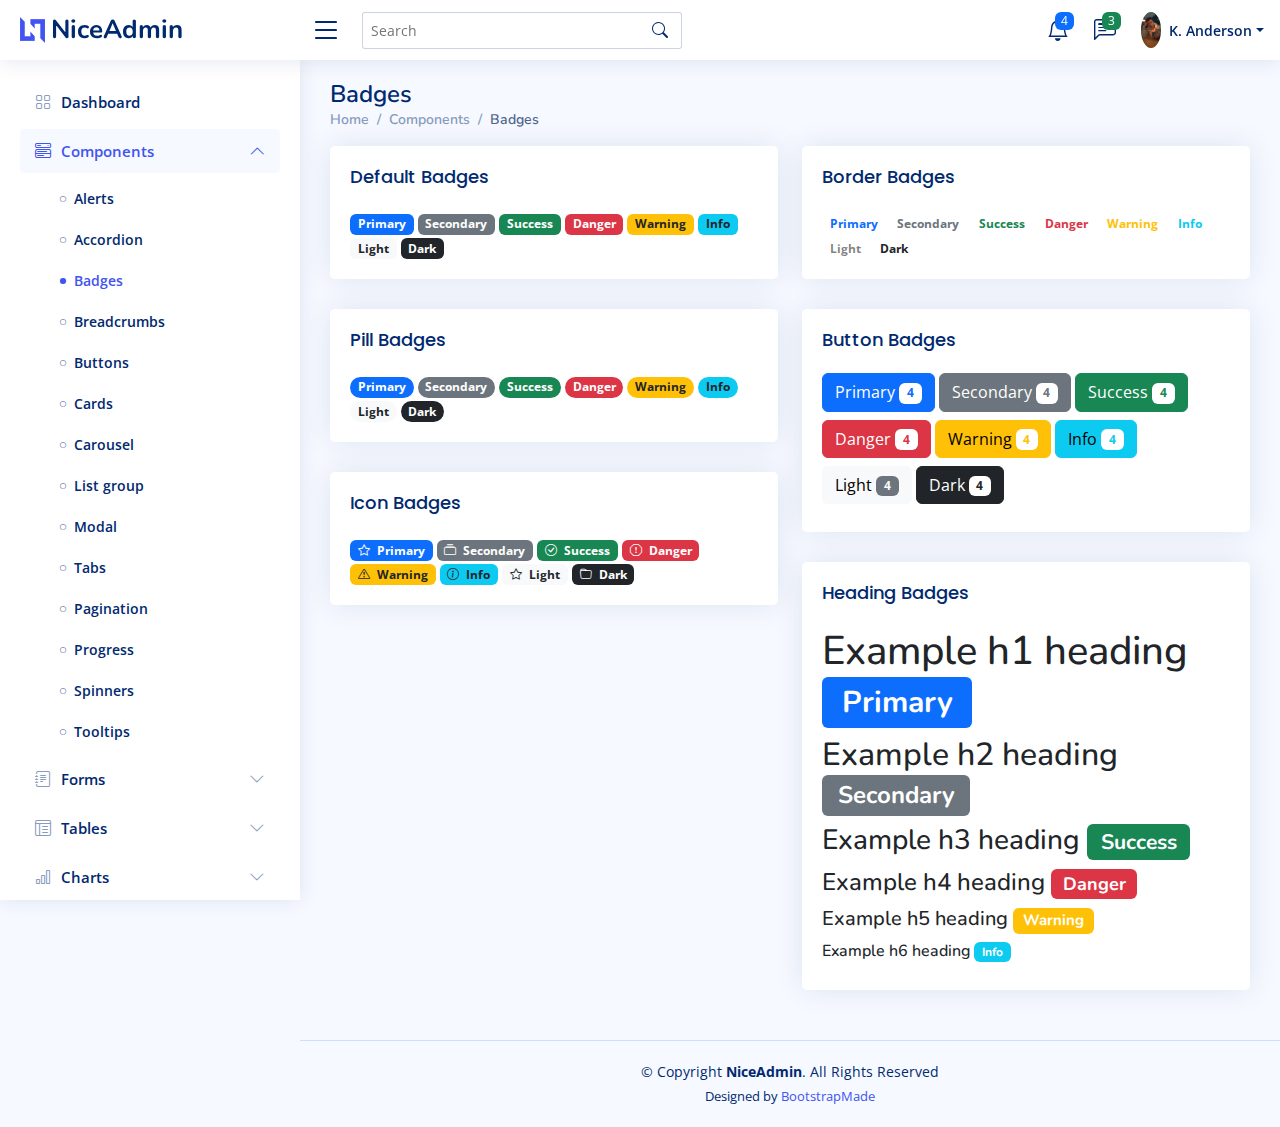
<file: portfolio/wwwroot/NiceAdmin/components-badges.html>
<!DOCTYPE html>
<html lang="en">

<head>
  <meta charset="utf-8">
  <meta content="width=device-width, initial-scale=1.0" name="viewport">

  <title>Components / Badges - NiceAdmin Bootstrap Template</title>
  <meta content="" name="description">
  <meta content="" name="keywords">

  <!-- Favicons -->
  <link href="assets/img/favicon.png" rel="icon">
  <link href="assets/img/apple-touch-icon.png" rel="apple-touch-icon">

  <!-- Google Fonts -->
  <link href="https://fonts.gstatic.com" rel="preconnect">
  <link href="https://fonts.googleapis.com/css?family=Open+Sans:300,300i,400,400i,600,600i,700,700i|Nunito:300,300i,400,400i,600,600i,700,700i|Poppins:300,300i,400,400i,500,500i,600,600i,700,700i" rel="stylesheet">

  <!-- Vendor CSS Files -->
  <link href="assets/vendor/bootstrap/css/bootstrap.min.css" rel="stylesheet">
  <link href="assets/vendor/bootstrap-icons/bootstrap-icons.css" rel="stylesheet">
  <link href="assets/vendor/boxicons/css/boxicons.min.css" rel="stylesheet">
  <link href="assets/vendor/quill/quill.snow.css" rel="stylesheet">
  <link href="assets/vendor/quill/quill.bubble.css" rel="stylesheet">
  <link href="assets/vendor/remixicon/remixicon.css" rel="stylesheet">
  <link href="assets/vendor/simple-datatables/style.css" rel="stylesheet">

  <!-- Template Main CSS File -->
  <link href="assets/css/style.css" rel="stylesheet">

  <!-- =======================================================
  * Template Name: NiceAdmin
  * Template URL: https://bootstrapmade.com/nice-admin-bootstrap-admin-html-template/
  * Updated: Apr 20 2024 with Bootstrap v5.3.3
  * Author: BootstrapMade.com
  * License: https://bootstrapmade.com/license/
  ======================================================== -->
</head>

<body>

  <!-- ======= Header ======= -->
  <header id="header" class="header fixed-top d-flex align-items-center">

    <div class="d-flex align-items-center justify-content-between">
      <a href="index.html" class="logo d-flex align-items-center">
        <img src="assets/img/logo.png" alt="">
        <span class="d-none d-lg-block">NiceAdmin</span>
      </a>
      <i class="bi bi-list toggle-sidebar-btn"></i>
    </div><!-- End Logo -->

    <div class="search-bar">
      <form class="search-form d-flex align-items-center" method="POST" action="#">
        <input type="text" name="query" placeholder="Search" title="Enter search keyword">
        <button type="submit" title="Search"><i class="bi bi-search"></i></button>
      </form>
    </div><!-- End Search Bar -->

    <nav class="header-nav ms-auto">
      <ul class="d-flex align-items-center">

        <li class="nav-item d-block d-lg-none">
          <a class="nav-link nav-icon search-bar-toggle " href="#">
            <i class="bi bi-search"></i>
          </a>
        </li><!-- End Search Icon-->

        <li class="nav-item dropdown">

          <a class="nav-link nav-icon" href="#" data-bs-toggle="dropdown">
            <i class="bi bi-bell"></i>
            <span class="badge bg-primary badge-number">4</span>
          </a><!-- End Notification Icon -->

          <ul class="dropdown-menu dropdown-menu-end dropdown-menu-arrow notifications">
            <li class="dropdown-header">
              You have 4 new notifications
              <a href="#"><span class="badge rounded-pill bg-primary p-2 ms-2">View all</span></a>
            </li>
            <li>
              <hr class="dropdown-divider">
            </li>

            <li class="notification-item">
              <i class="bi bi-exclamation-circle text-warning"></i>
              <div>
                <h4>Lorem Ipsum</h4>
                <p>Quae dolorem earum veritatis oditseno</p>
                <p>30 min. ago</p>
              </div>
            </li>

            <li>
              <hr class="dropdown-divider">
            </li>

            <li class="notification-item">
              <i class="bi bi-x-circle text-danger"></i>
              <div>
                <h4>Atque rerum nesciunt</h4>
                <p>Quae dolorem earum veritatis oditseno</p>
                <p>1 hr. ago</p>
              </div>
            </li>

            <li>
              <hr class="dropdown-divider">
            </li>

            <li class="notification-item">
              <i class="bi bi-check-circle text-success"></i>
              <div>
                <h4>Sit rerum fuga</h4>
                <p>Quae dolorem earum veritatis oditseno</p>
                <p>2 hrs. ago</p>
              </div>
            </li>

            <li>
              <hr class="dropdown-divider">
            </li>

            <li class="notification-item">
              <i class="bi bi-info-circle text-primary"></i>
              <div>
                <h4>Dicta reprehenderit</h4>
                <p>Quae dolorem earum veritatis oditseno</p>
                <p>4 hrs. ago</p>
              </div>
            </li>

            <li>
              <hr class="dropdown-divider">
            </li>
            <li class="dropdown-footer">
              <a href="#">Show all notifications</a>
            </li>

          </ul><!-- End Notification Dropdown Items -->

        </li><!-- End Notification Nav -->

        <li class="nav-item dropdown">

          <a class="nav-link nav-icon" href="#" data-bs-toggle="dropdown">
            <i class="bi bi-chat-left-text"></i>
            <span class="badge bg-success badge-number">3</span>
          </a><!-- End Messages Icon -->

          <ul class="dropdown-menu dropdown-menu-end dropdown-menu-arrow messages">
            <li class="dropdown-header">
              You have 3 new messages
              <a href="#"><span class="badge rounded-pill bg-primary p-2 ms-2">View all</span></a>
            </li>
            <li>
              <hr class="dropdown-divider">
            </li>

            <li class="message-item">
              <a href="#">
                <img src="assets/img/messages-1.jpg" alt="" class="rounded-circle">
                <div>
                  <h4>Maria Hudson</h4>
                  <p>Velit asperiores et ducimus soluta repudiandae labore officia est ut...</p>
                  <p>4 hrs. ago</p>
                </div>
              </a>
            </li>
            <li>
              <hr class="dropdown-divider">
            </li>

            <li class="message-item">
              <a href="#">
                <img src="assets/img/messages-2.jpg" alt="" class="rounded-circle">
                <div>
                  <h4>Anna Nelson</h4>
                  <p>Velit asperiores et ducimus soluta repudiandae labore officia est ut...</p>
                  <p>6 hrs. ago</p>
                </div>
              </a>
            </li>
            <li>
              <hr class="dropdown-divider">
            </li>

            <li class="message-item">
              <a href="#">
                <img src="assets/img/messages-3.jpg" alt="" class="rounded-circle">
                <div>
                  <h4>David Muldon</h4>
                  <p>Velit asperiores et ducimus soluta repudiandae labore officia est ut...</p>
                  <p>8 hrs. ago</p>
                </div>
              </a>
            </li>
            <li>
              <hr class="dropdown-divider">
            </li>

            <li class="dropdown-footer">
              <a href="#">Show all messages</a>
            </li>

          </ul><!-- End Messages Dropdown Items -->

        </li><!-- End Messages Nav -->

        <li class="nav-item dropdown pe-3">

          <a class="nav-link nav-profile d-flex align-items-center pe-0" href="#" data-bs-toggle="dropdown">
            <img src="assets/img/profile-img.jpg" alt="Profile" class="rounded-circle">
            <span class="d-none d-md-block dropdown-toggle ps-2">K. Anderson</span>
          </a><!-- End Profile Iamge Icon -->

          <ul class="dropdown-menu dropdown-menu-end dropdown-menu-arrow profile">
            <li class="dropdown-header">
              <h6>Kevin Anderson</h6>
              <span>Web Designer</span>
            </li>
            <li>
              <hr class="dropdown-divider">
            </li>

            <li>
              <a class="dropdown-item d-flex align-items-center" href="users-profile.html">
                <i class="bi bi-person"></i>
                <span>My Profile</span>
              </a>
            </li>
            <li>
              <hr class="dropdown-divider">
            </li>

            <li>
              <a class="dropdown-item d-flex align-items-center" href="users-profile.html">
                <i class="bi bi-gear"></i>
                <span>Account Settings</span>
              </a>
            </li>
            <li>
              <hr class="dropdown-divider">
            </li>

            <li>
              <a class="dropdown-item d-flex align-items-center" href="pages-faq.html">
                <i class="bi bi-question-circle"></i>
                <span>Need Help?</span>
              </a>
            </li>
            <li>
              <hr class="dropdown-divider">
            </li>

            <li>
              <a class="dropdown-item d-flex align-items-center" href="#">
                <i class="bi bi-box-arrow-right"></i>
                <span>Sign Out</span>
              </a>
            </li>

          </ul><!-- End Profile Dropdown Items -->
        </li><!-- End Profile Nav -->

      </ul>
    </nav><!-- End Icons Navigation -->

  </header><!-- End Header -->

  <!-- ======= Sidebar ======= -->
  <aside id="sidebar" class="sidebar">

    <ul class="sidebar-nav" id="sidebar-nav">

      <li class="nav-item">
        <a class="nav-link collapsed" href="index.html">
          <i class="bi bi-grid"></i>
          <span>Dashboard</span>
        </a>
      </li><!-- End Dashboard Nav -->

      <li class="nav-item">
        <a class="nav-link " data-bs-target="#components-nav" data-bs-toggle="collapse" href="#">
          <i class="bi bi-menu-button-wide"></i><span>Components</span><i class="bi bi-chevron-down ms-auto"></i>
        </a>
        <ul id="components-nav" class="nav-content collapse show" data-bs-parent="#sidebar-nav">
          <li>
            <a href="components-alerts.html">
              <i class="bi bi-circle"></i><span>Alerts</span>
            </a>
          </li>
          <li>
            <a href="components-accordion.html">
              <i class="bi bi-circle"></i><span>Accordion</span>
            </a>
          </li>
          <li>
            <a href="components-badges.html" class="active">
              <i class="bi bi-circle"></i><span>Badges</span>
            </a>
          </li>
          <li>
            <a href="components-breadcrumbs.html">
              <i class="bi bi-circle"></i><span>Breadcrumbs</span>
            </a>
          </li>
          <li>
            <a href="components-buttons.html">
              <i class="bi bi-circle"></i><span>Buttons</span>
            </a>
          </li>
          <li>
            <a href="components-cards.html">
              <i class="bi bi-circle"></i><span>Cards</span>
            </a>
          </li>
          <li>
            <a href="components-carousel.html">
              <i class="bi bi-circle"></i><span>Carousel</span>
            </a>
          </li>
          <li>
            <a href="components-list-group.html">
              <i class="bi bi-circle"></i><span>List group</span>
            </a>
          </li>
          <li>
            <a href="components-modal.html">
              <i class="bi bi-circle"></i><span>Modal</span>
            </a>
          </li>
          <li>
            <a href="components-tabs.html">
              <i class="bi bi-circle"></i><span>Tabs</span>
            </a>
          </li>
          <li>
            <a href="components-pagination.html">
              <i class="bi bi-circle"></i><span>Pagination</span>
            </a>
          </li>
          <li>
            <a href="components-progress.html">
              <i class="bi bi-circle"></i><span>Progress</span>
            </a>
          </li>
          <li>
            <a href="components-spinners.html">
              <i class="bi bi-circle"></i><span>Spinners</span>
            </a>
          </li>
          <li>
            <a href="components-tooltips.html">
              <i class="bi bi-circle"></i><span>Tooltips</span>
            </a>
          </li>
        </ul>
      </li><!-- End Components Nav -->

      <li class="nav-item">
        <a class="nav-link collapsed" data-bs-target="#forms-nav" data-bs-toggle="collapse" href="#">
          <i class="bi bi-journal-text"></i><span>Forms</span><i class="bi bi-chevron-down ms-auto"></i>
        </a>
        <ul id="forms-nav" class="nav-content collapse " data-bs-parent="#sidebar-nav">
          <li>
            <a href="forms-elements.html">
              <i class="bi bi-circle"></i><span>Form Elements</span>
            </a>
          </li>
          <li>
            <a href="forms-layouts.html">
              <i class="bi bi-circle"></i><span>Form Layouts</span>
            </a>
          </li>
          <li>
            <a href="forms-editors.html">
              <i class="bi bi-circle"></i><span>Form Editors</span>
            </a>
          </li>
          <li>
            <a href="forms-validation.html">
              <i class="bi bi-circle"></i><span>Form Validation</span>
            </a>
          </li>
        </ul>
      </li><!-- End Forms Nav -->

      <li class="nav-item">
        <a class="nav-link collapsed" data-bs-target="#tables-nav" data-bs-toggle="collapse" href="#">
          <i class="bi bi-layout-text-window-reverse"></i><span>Tables</span><i class="bi bi-chevron-down ms-auto"></i>
        </a>
        <ul id="tables-nav" class="nav-content collapse " data-bs-parent="#sidebar-nav">
          <li>
            <a href="tables-general.html">
              <i class="bi bi-circle"></i><span>General Tables</span>
            </a>
          </li>
          <li>
            <a href="tables-data.html">
              <i class="bi bi-circle"></i><span>Data Tables</span>
            </a>
          </li>
        </ul>
      </li><!-- End Tables Nav -->

      <li class="nav-item">
        <a class="nav-link collapsed" data-bs-target="#charts-nav" data-bs-toggle="collapse" href="#">
          <i class="bi bi-bar-chart"></i><span>Charts</span><i class="bi bi-chevron-down ms-auto"></i>
        </a>
        <ul id="charts-nav" class="nav-content collapse " data-bs-parent="#sidebar-nav">
          <li>
            <a href="charts-chartjs.html">
              <i class="bi bi-circle"></i><span>Chart.js</span>
            </a>
          </li>
          <li>
            <a href="charts-apexcharts.html">
              <i class="bi bi-circle"></i><span>ApexCharts</span>
            </a>
          </li>
          <li>
            <a href="charts-echarts.html">
              <i class="bi bi-circle"></i><span>ECharts</span>
            </a>
          </li>
        </ul>
      </li><!-- End Charts Nav -->

      <li class="nav-item">
        <a class="nav-link collapsed" data-bs-target="#icons-nav" data-bs-toggle="collapse" href="#">
          <i class="bi bi-gem"></i><span>Icons</span><i class="bi bi-chevron-down ms-auto"></i>
        </a>
        <ul id="icons-nav" class="nav-content collapse " data-bs-parent="#sidebar-nav">
          <li>
            <a href="icons-bootstrap.html">
              <i class="bi bi-circle"></i><span>Bootstrap Icons</span>
            </a>
          </li>
          <li>
            <a href="icons-remix.html">
              <i class="bi bi-circle"></i><span>Remix Icons</span>
            </a>
          </li>
          <li>
            <a href="icons-boxicons.html">
              <i class="bi bi-circle"></i><span>Boxicons</span>
            </a>
          </li>
        </ul>
      </li><!-- End Icons Nav -->

      <li class="nav-heading">Pages</li>

      <li class="nav-item">
        <a class="nav-link collapsed" href="users-profile.html">
          <i class="bi bi-person"></i>
          <span>Profile</span>
        </a>
      </li><!-- End Profile Page Nav -->

      <li class="nav-item">
        <a class="nav-link collapsed" href="pages-faq.html">
          <i class="bi bi-question-circle"></i>
          <span>F.A.Q</span>
        </a>
      </li><!-- End F.A.Q Page Nav -->

      <li class="nav-item">
        <a class="nav-link collapsed" href="pages-contact.html">
          <i class="bi bi-envelope"></i>
          <span>Contact</span>
        </a>
      </li><!-- End Contact Page Nav -->

      <li class="nav-item">
        <a class="nav-link collapsed" href="pages-register.html">
          <i class="bi bi-card-list"></i>
          <span>Register</span>
        </a>
      </li><!-- End Register Page Nav -->

      <li class="nav-item">
        <a class="nav-link collapsed" href="pages-login.html">
          <i class="bi bi-box-arrow-in-right"></i>
          <span>Login</span>
        </a>
      </li><!-- End Login Page Nav -->

      <li class="nav-item">
        <a class="nav-link collapsed" href="pages-error-404.html">
          <i class="bi bi-dash-circle"></i>
          <span>Error 404</span>
        </a>
      </li><!-- End Error 404 Page Nav -->

      <li class="nav-item">
        <a class="nav-link collapsed" href="pages-blank.html">
          <i class="bi bi-file-earmark"></i>
          <span>Blank</span>
        </a>
      </li><!-- End Blank Page Nav -->

    </ul>

  </aside><!-- End Sidebar-->

  <main id="main" class="main">

    <div class="pagetitle">
      <h1>Badges</h1>
      <nav>
        <ol class="breadcrumb">
          <li class="breadcrumb-item"><a href="index.html">Home</a></li>
          <li class="breadcrumb-item">Components</li>
          <li class="breadcrumb-item active">Badges</li>
        </ol>
      </nav>
    </div><!-- End Page Title -->

    <section class="section">
      <div class="row">

        <div class="col-lg-6">

          <div class="card">
            <div class="card-body">
              <h5 class="card-title">Default Badges</h5>

              <span class="badge bg-primary">Primary</span>
              <span class="badge bg-secondary">Secondary</span>
              <span class="badge bg-success">Success</span>
              <span class="badge bg-danger">Danger</span>
              <span class="badge bg-warning text-dark">Warning</span>
              <span class="badge bg-info text-dark">Info</span>
              <span class="badge bg-light text-dark">Light</span>
              <span class="badge bg-dark">Dark</span>
            </div>
          </div><!-- End Default Badges -->

          <div class="card">
            <div class="card-body">
              <h5 class="card-title">Pill Badges</h5>
              <span class="badge rounded-pill bg-primary">Primary</span>
              <span class="badge rounded-pill bg-secondary">Secondary</span>
              <span class="badge rounded-pill bg-success">Success</span>
              <span class="badge rounded-pill bg-danger">Danger</span>
              <span class="badge rounded-pill bg-warning text-dark">Warning</span>
              <span class="badge rounded-pill bg-info text-dark">Info</span>
              <span class="badge rounded-pill bg-light text-dark">Light</span>
              <span class="badge rounded-pill bg-dark">Dark</span>
            </div>
          </div><!-- End Pill Badges -->

          <div class="card">
            <div class="card-body">
              <h5 class="card-title">Icon Badges</h5>
              <span class="badge bg-primary"><i class="bi bi-star me-1"></i> Primary</span>
              <span class="badge bg-secondary"><i class="bi bi-collection me-1"></i> Secondary</span>
              <span class="badge bg-success"><i class="bi bi-check-circle me-1"></i> Success</span>
              <span class="badge bg-danger"><i class="bi bi-exclamation-octagon me-1"></i> Danger</span>
              <span class="badge bg-warning text-dark"><i class="bi bi-exclamation-triangle me-1"></i> Warning</span>
              <span class="badge bg-info text-dark"><i class="bi bi-info-circle me-1"></i> Info</span>
              <span class="badge bg-light text-dark"><i class="bi bi-star me-1"></i> Light</span>
              <span class="badge bg-dark"><i class="bi bi-folder me-1"></i> Dark</span>
            </div>
          </div><!-- End Icon Badges -->

        </div>

        <div class="col-lg-6">

          <div class="card">
            <div class="card-body">
              <h5 class="card-title">Border Badges</h5>
              <span class="badge border-primary border-1 text-primary">Primary</span>
              <span class="badge border-secondary border-1 text-secondary">Secondary</span>
              <span class="badge border-success border-1 text-success">Success</span>
              <span class="badge border-danger border-1 text-danger">Danger</span>
              <span class="badge border-warning border-1 text-warning">Warning</span>
              <span class="badge border-info border-1 text-info">Info</span>
              <span class="badge border-light border-1 text-black-50">Light</span>
              <span class="badge border-dark border-1 text-dark">Dark</span>
            </div>
          </div><!-- End Border Badges -->

          <div class="card">
            <div class="card-body">
              <h5 class="card-title">Button Badges</h5>

              <button type="button" class="btn btn-primary mb-2">
                Primary <span class="badge bg-white text-primary">4</span>
              </button>
              <button type="button" class="btn btn-secondary mb-2">
                Secondary <span class="badge bg-white text-secondary">4</span>
              </button>
              <button type="button" class="btn btn-success mb-2">
                Success <span class="badge bg-white text-success">4</span>
              </button>
              <button type="button" class="btn btn-danger mb-2">
                Danger <span class="badge bg-white text-danger">4</span>
              </button>
              <button type="button" class="btn btn-warning mb-2">
                Warning <span class="badge bg-white text-warning">4</span>
              </button>
              <button type="button" class="btn btn-info mb-2">
                Info <span class="badge bg-white text-info">4</span>
              </button>
              <button type="button" class="btn btn-light mb-2">
                Light <span class="badge bg-secondary text-light">4</span>
              </button>
              <button type="button" class="btn btn-dark mb-2">
                Dark <span class="badge bg-white text-dark">4</span>
              </button>
            </div>
          </div><!-- End Button Badges -->

          <div class="card">
            <div class="card-body">
              <h5 class="card-title">Heading Badges</h5>

              <h1>Example h1 heading <span class="badge bg-primary">Primary</span></h1>
              <h2>Example h2 heading <span class="badge bg-secondary">Secondary</span></h2>
              <h3>Example h3 heading <span class="badge bg-success">Success</span></h3>
              <h4>Example h4 heading <span class="badge bg-danger">Danger</span></h4>
              <h5>Example h5 heading <span class="badge bg-warning">Warning</span></h5>
              <h6>Example h6 heading <span class="badge bg-info">Info</span></h6>
            </div>
          </div><!-- End Heading Badges -->

        </div>

      </div>
    </section>

  </main><!-- End #main -->

  <!-- ======= Footer ======= -->
  <footer id="footer" class="footer">
    <div class="copyright">
      &copy; Copyright <strong><span>NiceAdmin</span></strong>. All Rights Reserved
    </div>
    <div class="credits">
      <!-- All the links in the footer should remain intact. -->
      <!-- You can delete the links only if you purchased the pro version. -->
      <!-- Licensing information: https://bootstrapmade.com/license/ -->
      <!-- Purchase the pro version with working PHP/AJAX contact form: https://bootstrapmade.com/nice-admin-bootstrap-admin-html-template/ -->
      Designed by <a href="https://bootstrapmade.com/">BootstrapMade</a>
    </div>
  </footer><!-- End Footer -->

  <a href="#" class="back-to-top d-flex align-items-center justify-content-center"><i class="bi bi-arrow-up-short"></i></a>

  <!-- Vendor JS Files -->
  <script src="assets/vendor/apexcharts/apexcharts.min.js"></script>
  <script src="assets/vendor/bootstrap/js/bootstrap.bundle.min.js"></script>
  <script src="assets/vendor/chart.js/chart.umd.js"></script>
  <script src="assets/vendor/echarts/echarts.min.js"></script>
  <script src="assets/vendor/quill/quill.js"></script>
  <script src="assets/vendor/simple-datatables/simple-datatables.js"></script>
  <script src="assets/vendor/tinymce/tinymce.min.js"></script>
  <script src="assets/vendor/php-email-form/validate.js"></script>

  <!-- Template Main JS File -->
  <script src="assets/js/main.js"></script>

</body>

</html>
</file>
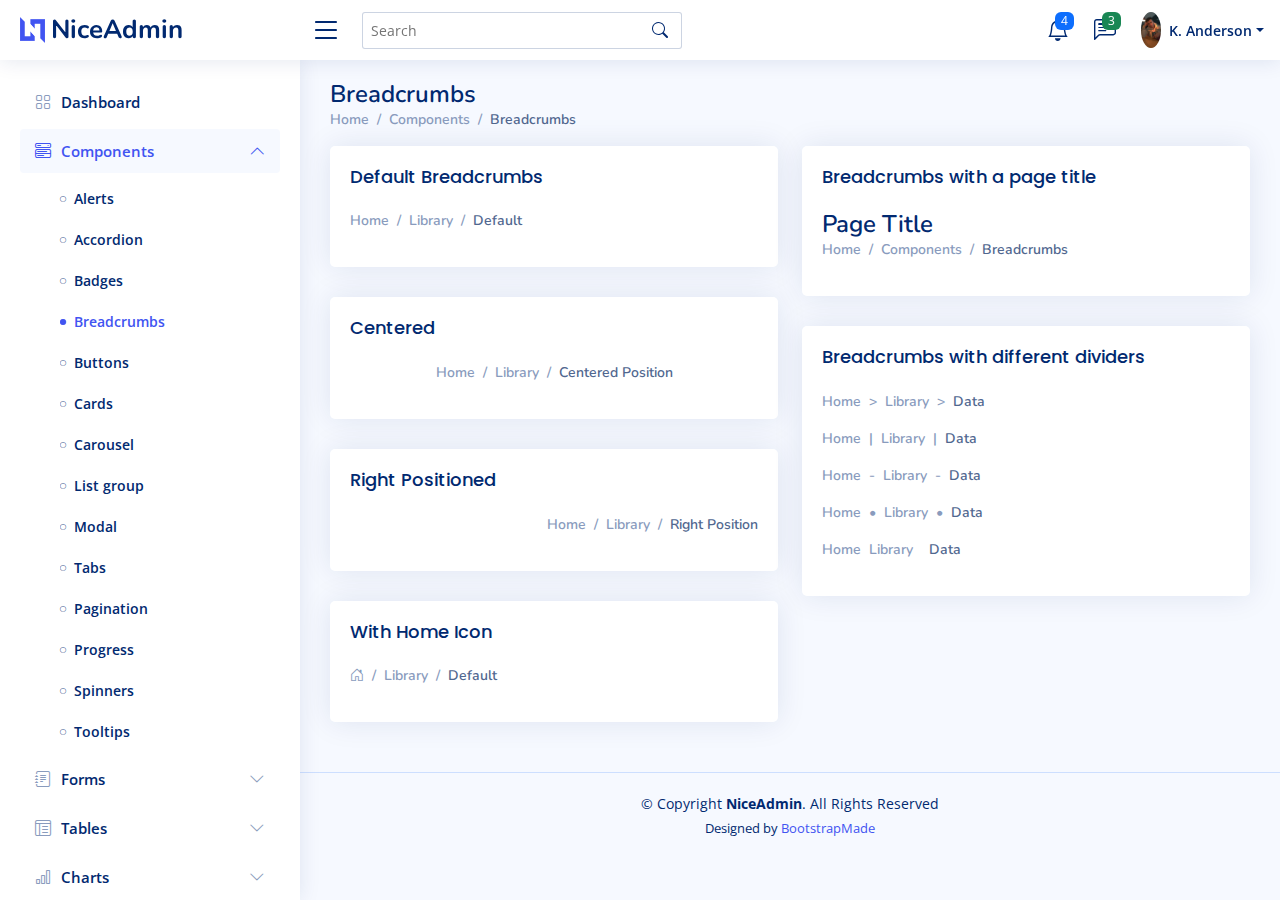
<file: portfolio/wwwroot/NiceAdmin/components-breadcrumbs.html>
<!DOCTYPE html>
<html lang="en">

<head>
  <meta charset="utf-8">
  <meta content="width=device-width, initial-scale=1.0" name="viewport">

  <title>Components / Breadcrumbs - NiceAdmin Bootstrap Template</title>
  <meta content="" name="description">
  <meta content="" name="keywords">

  <!-- Favicons -->
  <link href="assets/img/favicon.png" rel="icon">
  <link href="assets/img/apple-touch-icon.png" rel="apple-touch-icon">

  <!-- Google Fonts -->
  <link href="https://fonts.gstatic.com" rel="preconnect">
  <link href="https://fonts.googleapis.com/css?family=Open+Sans:300,300i,400,400i,600,600i,700,700i|Nunito:300,300i,400,400i,600,600i,700,700i|Poppins:300,300i,400,400i,500,500i,600,600i,700,700i" rel="stylesheet">

  <!-- Vendor CSS Files -->
  <link href="assets/vendor/bootstrap/css/bootstrap.min.css" rel="stylesheet">
  <link href="assets/vendor/bootstrap-icons/bootstrap-icons.css" rel="stylesheet">
  <link href="assets/vendor/boxicons/css/boxicons.min.css" rel="stylesheet">
  <link href="assets/vendor/quill/quill.snow.css" rel="stylesheet">
  <link href="assets/vendor/quill/quill.bubble.css" rel="stylesheet">
  <link href="assets/vendor/remixicon/remixicon.css" rel="stylesheet">
  <link href="assets/vendor/simple-datatables/style.css" rel="stylesheet">

  <!-- Template Main CSS File -->
  <link href="assets/css/style.css" rel="stylesheet">

  <!-- =======================================================
  * Template Name: NiceAdmin
  * Template URL: https://bootstrapmade.com/nice-admin-bootstrap-admin-html-template/
  * Updated: Apr 20 2024 with Bootstrap v5.3.3
  * Author: BootstrapMade.com
  * License: https://bootstrapmade.com/license/
  ======================================================== -->
</head>

<body>

  <!-- ======= Header ======= -->
  <header id="header" class="header fixed-top d-flex align-items-center">

    <div class="d-flex align-items-center justify-content-between">
      <a href="index.html" class="logo d-flex align-items-center">
        <img src="assets/img/logo.png" alt="">
        <span class="d-none d-lg-block">NiceAdmin</span>
      </a>
      <i class="bi bi-list toggle-sidebar-btn"></i>
    </div><!-- End Logo -->

    <div class="search-bar">
      <form class="search-form d-flex align-items-center" method="POST" action="#">
        <input type="text" name="query" placeholder="Search" title="Enter search keyword">
        <button type="submit" title="Search"><i class="bi bi-search"></i></button>
      </form>
    </div><!-- End Search Bar -->

    <nav class="header-nav ms-auto">
      <ul class="d-flex align-items-center">

        <li class="nav-item d-block d-lg-none">
          <a class="nav-link nav-icon search-bar-toggle " href="#">
            <i class="bi bi-search"></i>
          </a>
        </li><!-- End Search Icon-->

        <li class="nav-item dropdown">

          <a class="nav-link nav-icon" href="#" data-bs-toggle="dropdown">
            <i class="bi bi-bell"></i>
            <span class="badge bg-primary badge-number">4</span>
          </a><!-- End Notification Icon -->

          <ul class="dropdown-menu dropdown-menu-end dropdown-menu-arrow notifications">
            <li class="dropdown-header">
              You have 4 new notifications
              <a href="#"><span class="badge rounded-pill bg-primary p-2 ms-2">View all</span></a>
            </li>
            <li>
              <hr class="dropdown-divider">
            </li>

            <li class="notification-item">
              <i class="bi bi-exclamation-circle text-warning"></i>
              <div>
                <h4>Lorem Ipsum</h4>
                <p>Quae dolorem earum veritatis oditseno</p>
                <p>30 min. ago</p>
              </div>
            </li>

            <li>
              <hr class="dropdown-divider">
            </li>

            <li class="notification-item">
              <i class="bi bi-x-circle text-danger"></i>
              <div>
                <h4>Atque rerum nesciunt</h4>
                <p>Quae dolorem earum veritatis oditseno</p>
                <p>1 hr. ago</p>
              </div>
            </li>

            <li>
              <hr class="dropdown-divider">
            </li>

            <li class="notification-item">
              <i class="bi bi-check-circle text-success"></i>
              <div>
                <h4>Sit rerum fuga</h4>
                <p>Quae dolorem earum veritatis oditseno</p>
                <p>2 hrs. ago</p>
              </div>
            </li>

            <li>
              <hr class="dropdown-divider">
            </li>

            <li class="notification-item">
              <i class="bi bi-info-circle text-primary"></i>
              <div>
                <h4>Dicta reprehenderit</h4>
                <p>Quae dolorem earum veritatis oditseno</p>
                <p>4 hrs. ago</p>
              </div>
            </li>

            <li>
              <hr class="dropdown-divider">
            </li>
            <li class="dropdown-footer">
              <a href="#">Show all notifications</a>
            </li>

          </ul><!-- End Notification Dropdown Items -->

        </li><!-- End Notification Nav -->

        <li class="nav-item dropdown">

          <a class="nav-link nav-icon" href="#" data-bs-toggle="dropdown">
            <i class="bi bi-chat-left-text"></i>
            <span class="badge bg-success badge-number">3</span>
          </a><!-- End Messages Icon -->

          <ul class="dropdown-menu dropdown-menu-end dropdown-menu-arrow messages">
            <li class="dropdown-header">
              You have 3 new messages
              <a href="#"><span class="badge rounded-pill bg-primary p-2 ms-2">View all</span></a>
            </li>
            <li>
              <hr class="dropdown-divider">
            </li>

            <li class="message-item">
              <a href="#">
                <img src="assets/img/messages-1.jpg" alt="" class="rounded-circle">
                <div>
                  <h4>Maria Hudson</h4>
                  <p>Velit asperiores et ducimus soluta repudiandae labore officia est ut...</p>
                  <p>4 hrs. ago</p>
                </div>
              </a>
            </li>
            <li>
              <hr class="dropdown-divider">
            </li>

            <li class="message-item">
              <a href="#">
                <img src="assets/img/messages-2.jpg" alt="" class="rounded-circle">
                <div>
                  <h4>Anna Nelson</h4>
                  <p>Velit asperiores et ducimus soluta repudiandae labore officia est ut...</p>
                  <p>6 hrs. ago</p>
                </div>
              </a>
            </li>
            <li>
              <hr class="dropdown-divider">
            </li>

            <li class="message-item">
              <a href="#">
                <img src="assets/img/messages-3.jpg" alt="" class="rounded-circle">
                <div>
                  <h4>David Muldon</h4>
                  <p>Velit asperiores et ducimus soluta repudiandae labore officia est ut...</p>
                  <p>8 hrs. ago</p>
                </div>
              </a>
            </li>
            <li>
              <hr class="dropdown-divider">
            </li>

            <li class="dropdown-footer">
              <a href="#">Show all messages</a>
            </li>

          </ul><!-- End Messages Dropdown Items -->

        </li><!-- End Messages Nav -->

        <li class="nav-item dropdown pe-3">

          <a class="nav-link nav-profile d-flex align-items-center pe-0" href="#" data-bs-toggle="dropdown">
            <img src="assets/img/profile-img.jpg" alt="Profile" class="rounded-circle">
            <span class="d-none d-md-block dropdown-toggle ps-2">K. Anderson</span>
          </a><!-- End Profile Iamge Icon -->

          <ul class="dropdown-menu dropdown-menu-end dropdown-menu-arrow profile">
            <li class="dropdown-header">
              <h6>Kevin Anderson</h6>
              <span>Web Designer</span>
            </li>
            <li>
              <hr class="dropdown-divider">
            </li>

            <li>
              <a class="dropdown-item d-flex align-items-center" href="users-profile.html">
                <i class="bi bi-person"></i>
                <span>My Profile</span>
              </a>
            </li>
            <li>
              <hr class="dropdown-divider">
            </li>

            <li>
              <a class="dropdown-item d-flex align-items-center" href="users-profile.html">
                <i class="bi bi-gear"></i>
                <span>Account Settings</span>
              </a>
            </li>
            <li>
              <hr class="dropdown-divider">
            </li>

            <li>
              <a class="dropdown-item d-flex align-items-center" href="pages-faq.html">
                <i class="bi bi-question-circle"></i>
                <span>Need Help?</span>
              </a>
            </li>
            <li>
              <hr class="dropdown-divider">
            </li>

            <li>
              <a class="dropdown-item d-flex align-items-center" href="#">
                <i class="bi bi-box-arrow-right"></i>
                <span>Sign Out</span>
              </a>
            </li>

          </ul><!-- End Profile Dropdown Items -->
        </li><!-- End Profile Nav -->

      </ul>
    </nav><!-- End Icons Navigation -->

  </header><!-- End Header -->

  <!-- ======= Sidebar ======= -->
  <aside id="sidebar" class="sidebar">

    <ul class="sidebar-nav" id="sidebar-nav">

      <li class="nav-item">
        <a class="nav-link collapsed" href="index.html">
          <i class="bi bi-grid"></i>
          <span>Dashboard</span>
        </a>
      </li><!-- End Dashboard Nav -->

      <li class="nav-item">
        <a class="nav-link " data-bs-target="#components-nav" data-bs-toggle="collapse" href="#">
          <i class="bi bi-menu-button-wide"></i><span>Components</span><i class="bi bi-chevron-down ms-auto"></i>
        </a>
        <ul id="components-nav" class="nav-content collapse show" data-bs-parent="#sidebar-nav">
          <li>
            <a href="components-alerts.html">
              <i class="bi bi-circle"></i><span>Alerts</span>
            </a>
          </li>
          <li>
            <a href="components-accordion.html">
              <i class="bi bi-circle"></i><span>Accordion</span>
            </a>
          </li>
          <li>
            <a href="components-badges.html">
              <i class="bi bi-circle"></i><span>Badges</span>
            </a>
          </li>
          <li>
            <a href="components-breadcrumbs.html" class="active">
              <i class="bi bi-circle"></i><span>Breadcrumbs</span>
            </a>
          </li>
          <li>
            <a href="components-buttons.html">
              <i class="bi bi-circle"></i><span>Buttons</span>
            </a>
          </li>
          <li>
            <a href="components-cards.html">
              <i class="bi bi-circle"></i><span>Cards</span>
            </a>
          </li>
          <li>
            <a href="components-carousel.html">
              <i class="bi bi-circle"></i><span>Carousel</span>
            </a>
          </li>
          <li>
            <a href="components-list-group.html">
              <i class="bi bi-circle"></i><span>List group</span>
            </a>
          </li>
          <li>
            <a href="components-modal.html">
              <i class="bi bi-circle"></i><span>Modal</span>
            </a>
          </li>
          <li>
            <a href="components-tabs.html">
              <i class="bi bi-circle"></i><span>Tabs</span>
            </a>
          </li>
          <li>
            <a href="components-pagination.html">
              <i class="bi bi-circle"></i><span>Pagination</span>
            </a>
          </li>
          <li>
            <a href="components-progress.html">
              <i class="bi bi-circle"></i><span>Progress</span>
            </a>
          </li>
          <li>
            <a href="components-spinners.html">
              <i class="bi bi-circle"></i><span>Spinners</span>
            </a>
          </li>
          <li>
            <a href="components-tooltips.html">
              <i class="bi bi-circle"></i><span>Tooltips</span>
            </a>
          </li>
        </ul>
      </li><!-- End Components Nav -->

      <li class="nav-item">
        <a class="nav-link collapsed" data-bs-target="#forms-nav" data-bs-toggle="collapse" href="#">
          <i class="bi bi-journal-text"></i><span>Forms</span><i class="bi bi-chevron-down ms-auto"></i>
        </a>
        <ul id="forms-nav" class="nav-content collapse " data-bs-parent="#sidebar-nav">
          <li>
            <a href="forms-elements.html">
              <i class="bi bi-circle"></i><span>Form Elements</span>
            </a>
          </li>
          <li>
            <a href="forms-layouts.html">
              <i class="bi bi-circle"></i><span>Form Layouts</span>
            </a>
          </li>
          <li>
            <a href="forms-editors.html">
              <i class="bi bi-circle"></i><span>Form Editors</span>
            </a>
          </li>
          <li>
            <a href="forms-validation.html">
              <i class="bi bi-circle"></i><span>Form Validation</span>
            </a>
          </li>
        </ul>
      </li><!-- End Forms Nav -->

      <li class="nav-item">
        <a class="nav-link collapsed" data-bs-target="#tables-nav" data-bs-toggle="collapse" href="#">
          <i class="bi bi-layout-text-window-reverse"></i><span>Tables</span><i class="bi bi-chevron-down ms-auto"></i>
        </a>
        <ul id="tables-nav" class="nav-content collapse " data-bs-parent="#sidebar-nav">
          <li>
            <a href="tables-general.html">
              <i class="bi bi-circle"></i><span>General Tables</span>
            </a>
          </li>
          <li>
            <a href="tables-data.html">
              <i class="bi bi-circle"></i><span>Data Tables</span>
            </a>
          </li>
        </ul>
      </li><!-- End Tables Nav -->

      <li class="nav-item">
        <a class="nav-link collapsed" data-bs-target="#charts-nav" data-bs-toggle="collapse" href="#">
          <i class="bi bi-bar-chart"></i><span>Charts</span><i class="bi bi-chevron-down ms-auto"></i>
        </a>
        <ul id="charts-nav" class="nav-content collapse " data-bs-parent="#sidebar-nav">
          <li>
            <a href="charts-chartjs.html">
              <i class="bi bi-circle"></i><span>Chart.js</span>
            </a>
          </li>
          <li>
            <a href="charts-apexcharts.html">
              <i class="bi bi-circle"></i><span>ApexCharts</span>
            </a>
          </li>
          <li>
            <a href="charts-echarts.html">
              <i class="bi bi-circle"></i><span>ECharts</span>
            </a>
          </li>
        </ul>
      </li><!-- End Charts Nav -->

      <li class="nav-item">
        <a class="nav-link collapsed" data-bs-target="#icons-nav" data-bs-toggle="collapse" href="#">
          <i class="bi bi-gem"></i><span>Icons</span><i class="bi bi-chevron-down ms-auto"></i>
        </a>
        <ul id="icons-nav" class="nav-content collapse " data-bs-parent="#sidebar-nav">
          <li>
            <a href="icons-bootstrap.html">
              <i class="bi bi-circle"></i><span>Bootstrap Icons</span>
            </a>
          </li>
          <li>
            <a href="icons-remix.html">
              <i class="bi bi-circle"></i><span>Remix Icons</span>
            </a>
          </li>
          <li>
            <a href="icons-boxicons.html">
              <i class="bi bi-circle"></i><span>Boxicons</span>
            </a>
          </li>
        </ul>
      </li><!-- End Icons Nav -->

      <li class="nav-heading">Pages</li>

      <li class="nav-item">
        <a class="nav-link collapsed" href="users-profile.html">
          <i class="bi bi-person"></i>
          <span>Profile</span>
        </a>
      </li><!-- End Profile Page Nav -->

      <li class="nav-item">
        <a class="nav-link collapsed" href="pages-faq.html">
          <i class="bi bi-question-circle"></i>
          <span>F.A.Q</span>
        </a>
      </li><!-- End F.A.Q Page Nav -->

      <li class="nav-item">
        <a class="nav-link collapsed" href="pages-contact.html">
          <i class="bi bi-envelope"></i>
          <span>Contact</span>
        </a>
      </li><!-- End Contact Page Nav -->

      <li class="nav-item">
        <a class="nav-link collapsed" href="pages-register.html">
          <i class="bi bi-card-list"></i>
          <span>Register</span>
        </a>
      </li><!-- End Register Page Nav -->

      <li class="nav-item">
        <a class="nav-link collapsed" href="pages-login.html">
          <i class="bi bi-box-arrow-in-right"></i>
          <span>Login</span>
        </a>
      </li><!-- End Login Page Nav -->

      <li class="nav-item">
        <a class="nav-link collapsed" href="pages-error-404.html">
          <i class="bi bi-dash-circle"></i>
          <span>Error 404</span>
        </a>
      </li><!-- End Error 404 Page Nav -->

      <li class="nav-item">
        <a class="nav-link collapsed" href="pages-blank.html">
          <i class="bi bi-file-earmark"></i>
          <span>Blank</span>
        </a>
      </li><!-- End Blank Page Nav -->

    </ul>

  </aside><!-- End Sidebar-->

  <main id="main" class="main">

    <div class="pagetitle">
      <h1>Breadcrumbs</h1>
      <nav>
        <ol class="breadcrumb">
          <li class="breadcrumb-item"><a href="index.html">Home</a></li>
          <li class="breadcrumb-item">Components</li>
          <li class="breadcrumb-item active">Breadcrumbs</li>
        </ol>
      </nav>
    </div><!-- End Page Title -->

    <section class="section">
      <div class="row">
        <div class="col-lg-6">

          <div class="card">
            <div class="card-body">
              <h5 class="card-title">Default Breadcrumbs</h5>

              <nav>
                <ol class="breadcrumb">
                  <li class="breadcrumb-item"><a href="index.html">Home</a></li>
                  <li class="breadcrumb-item"><a href="#">Library</a></li>
                  <li class="breadcrumb-item active">Default</li>
                </ol>
              </nav>
            </div>
          </div>

          <div class="card">
            <div class="card-body">
              <h5 class="card-title">Centered</h5>

              <nav class="d-flex justify-content-center">
                <ol class="breadcrumb">
                  <li class="breadcrumb-item"><a href="index.html">Home</a></li>
                  <li class="breadcrumb-item"><a href="#">Library</a></li>
                  <li class="breadcrumb-item active">Centered Position</li>
                </ol>
              </nav>
            </div>
          </div>

          <div class="card">
            <div class="card-body">
              <h5 class="card-title">Right Positioned</h5>

              <nav class="d-flex justify-content-end">
                <ol class="breadcrumb">
                  <li class="breadcrumb-item"><a href="index.html">Home</a></li>
                  <li class="breadcrumb-item"><a href="#">Library</a></li>
                  <li class="breadcrumb-item active">Right Position</li>
                </ol>
              </nav>
            </div>
          </div>

          <div class="card">
            <div class="card-body">
              <h5 class="card-title">With Home Icon</h5>

              <nav>
                <ol class="breadcrumb">
                  <li class="breadcrumb-item"><a href="index.html"><i class="bi bi-house-door"></i></a></li>
                  <li class="breadcrumb-item"><a href="#">Library</a></li>
                  <li class="breadcrumb-item active">Default</li>
                </ol>
              </nav>
            </div>
          </div>

        </div>

        <div class="col-lg-6">

          <div class="card">
            <div class="card-body">
              <h5 class="card-title">Breadcrumbs with a page title</h5>

              <div class="pagetitle">
                <h1>Page Title</h1>
                <nav>
                  <ol class="breadcrumb">
                    <li class="breadcrumb-item"><a href="index.html">Home</a></li>
                    <li class="breadcrumb-item">Components</li>
                    <li class="breadcrumb-item active">Breadcrumbs</li>
                  </ol>
                </nav>
              </div><!-- End Breadcrumbs with a page title -->

            </div>
          </div>

          <div class="card">
            <div class="card-body">
              <h5 class="card-title">Breadcrumbs with different dividers</h5>

              <nav style="--bs-breadcrumb-divider: '>';">
                <ol class="breadcrumb">
                  <li class="breadcrumb-item"><a href="index.html">Home</a></li>
                  <li class="breadcrumb-item"><a href="#">Library</a></li>
                  <li class="breadcrumb-item active">Data</li>
                </ol>
              </nav>

              <nav style="--bs-breadcrumb-divider: '|';">
                <ol class="breadcrumb">
                  <li class="breadcrumb-item"><a href="index.html">Home</a></li>
                  <li class="breadcrumb-item"><a href="#">Library</a></li>
                  <li class="breadcrumb-item active">Data</li>
                </ol>
              </nav>

              <nav style="--bs-breadcrumb-divider: '-';">
                <ol class="breadcrumb">
                  <li class="breadcrumb-item"><a href="index.html">Home</a></li>
                  <li class="breadcrumb-item"><a href="#">Library</a></li>
                  <li class="breadcrumb-item active">Data</li>
                </ol>
              </nav>

              <nav style="--bs-breadcrumb-divider: '•';">
                <ol class="breadcrumb">
                  <li class="breadcrumb-item"><a href="index.html">Home</a></li>
                  <li class="breadcrumb-item"><a href="#">Library</a></li>
                  <li class="breadcrumb-item active">Data</li>
                </ol>
              </nav>

              <nav style="--bs-breadcrumb-divider: '';">
                <ol class="breadcrumb">
                  <li class="breadcrumb-item"><a href="index.html">Home</a></li>
                  <li class="breadcrumb-item"><a href="#">Library</a></li>
                  <li class="breadcrumb-item active">Data</li>
                </ol>
              </nav>

            </div>
          </div>

        </div>
      </div>
    </section>

  </main><!-- End #main -->

  <!-- ======= Footer ======= -->
  <footer id="footer" class="footer">
    <div class="copyright">
      &copy; Copyright <strong><span>NiceAdmin</span></strong>. All Rights Reserved
    </div>
    <div class="credits">
      <!-- All the links in the footer should remain intact. -->
      <!-- You can delete the links only if you purchased the pro version. -->
      <!-- Licensing information: https://bootstrapmade.com/license/ -->
      <!-- Purchase the pro version with working PHP/AJAX contact form: https://bootstrapmade.com/nice-admin-bootstrap-admin-html-template/ -->
      Designed by <a href="https://bootstrapmade.com/">BootstrapMade</a>
    </div>
  </footer><!-- End Footer -->

  <a href="#" class="back-to-top d-flex align-items-center justify-content-center"><i class="bi bi-arrow-up-short"></i></a>

  <!-- Vendor JS Files -->
  <script src="assets/vendor/apexcharts/apexcharts.min.js"></script>
  <script src="assets/vendor/bootstrap/js/bootstrap.bundle.min.js"></script>
  <script src="assets/vendor/chart.js/chart.umd.js"></script>
  <script src="assets/vendor/echarts/echarts.min.js"></script>
  <script src="assets/vendor/quill/quill.js"></script>
  <script src="assets/vendor/simple-datatables/simple-datatables.js"></script>
  <script src="assets/vendor/tinymce/tinymce.min.js"></script>
  <script src="assets/vendor/php-email-form/validate.js"></script>

  <!-- Template Main JS File -->
  <script src="assets/js/main.js"></script>

</body>

</html>
</file>
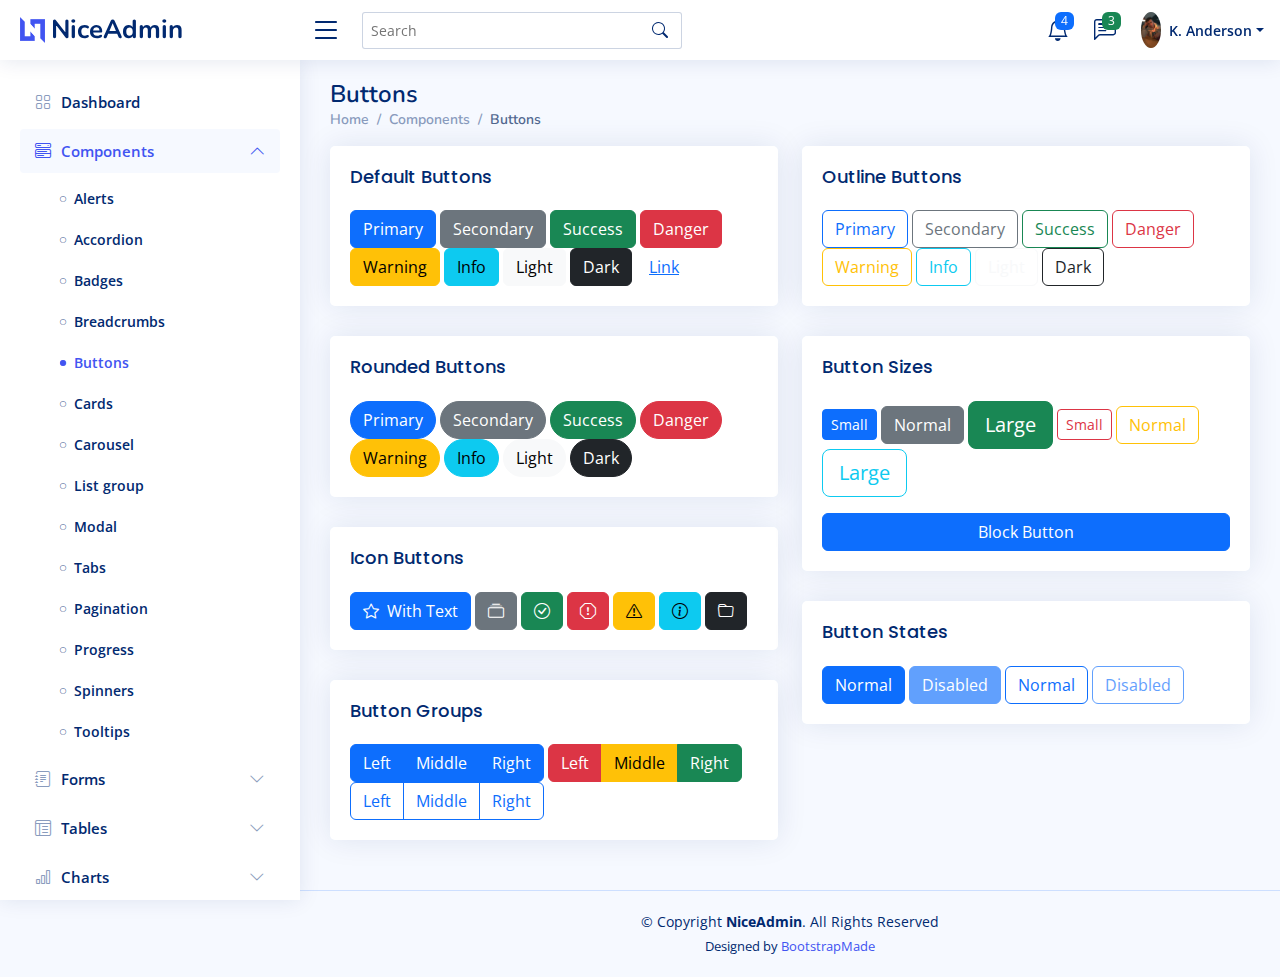
<file: portfolio/wwwroot/NiceAdmin/components-buttons.html>
<!DOCTYPE html>
<html lang="en">

<head>
  <meta charset="utf-8">
  <meta content="width=device-width, initial-scale=1.0" name="viewport">

  <title>Components / Buttons - NiceAdmin Bootstrap Template</title>
  <meta content="" name="description">
  <meta content="" name="keywords">

  <!-- Favicons -->
  <link href="assets/img/favicon.png" rel="icon">
  <link href="assets/img/apple-touch-icon.png" rel="apple-touch-icon">

  <!-- Google Fonts -->
  <link href="https://fonts.gstatic.com" rel="preconnect">
  <link href="https://fonts.googleapis.com/css?family=Open+Sans:300,300i,400,400i,600,600i,700,700i|Nunito:300,300i,400,400i,600,600i,700,700i|Poppins:300,300i,400,400i,500,500i,600,600i,700,700i" rel="stylesheet">

  <!-- Vendor CSS Files -->
  <link href="assets/vendor/bootstrap/css/bootstrap.min.css" rel="stylesheet">
  <link href="assets/vendor/bootstrap-icons/bootstrap-icons.css" rel="stylesheet">
  <link href="assets/vendor/boxicons/css/boxicons.min.css" rel="stylesheet">
  <link href="assets/vendor/quill/quill.snow.css" rel="stylesheet">
  <link href="assets/vendor/quill/quill.bubble.css" rel="stylesheet">
  <link href="assets/vendor/remixicon/remixicon.css" rel="stylesheet">
  <link href="assets/vendor/simple-datatables/style.css" rel="stylesheet">

  <!-- Template Main CSS File -->
  <link href="assets/css/style.css" rel="stylesheet">

  <!-- =======================================================
  * Template Name: NiceAdmin
  * Template URL: https://bootstrapmade.com/nice-admin-bootstrap-admin-html-template/
  * Updated: Apr 20 2024 with Bootstrap v5.3.3
  * Author: BootstrapMade.com
  * License: https://bootstrapmade.com/license/
  ======================================================== -->
</head>

<body>

  <!-- ======= Header ======= -->
  <header id="header" class="header fixed-top d-flex align-items-center">

    <div class="d-flex align-items-center justify-content-between">
      <a href="index.html" class="logo d-flex align-items-center">
        <img src="assets/img/logo.png" alt="">
        <span class="d-none d-lg-block">NiceAdmin</span>
      </a>
      <i class="bi bi-list toggle-sidebar-btn"></i>
    </div><!-- End Logo -->

    <div class="search-bar">
      <form class="search-form d-flex align-items-center" method="POST" action="#">
        <input type="text" name="query" placeholder="Search" title="Enter search keyword">
        <button type="submit" title="Search"><i class="bi bi-search"></i></button>
      </form>
    </div><!-- End Search Bar -->

    <nav class="header-nav ms-auto">
      <ul class="d-flex align-items-center">

        <li class="nav-item d-block d-lg-none">
          <a class="nav-link nav-icon search-bar-toggle " href="#">
            <i class="bi bi-search"></i>
          </a>
        </li><!-- End Search Icon-->

        <li class="nav-item dropdown">

          <a class="nav-link nav-icon" href="#" data-bs-toggle="dropdown">
            <i class="bi bi-bell"></i>
            <span class="badge bg-primary badge-number">4</span>
          </a><!-- End Notification Icon -->

          <ul class="dropdown-menu dropdown-menu-end dropdown-menu-arrow notifications">
            <li class="dropdown-header">
              You have 4 new notifications
              <a href="#"><span class="badge rounded-pill bg-primary p-2 ms-2">View all</span></a>
            </li>
            <li>
              <hr class="dropdown-divider">
            </li>

            <li class="notification-item">
              <i class="bi bi-exclamation-circle text-warning"></i>
              <div>
                <h4>Lorem Ipsum</h4>
                <p>Quae dolorem earum veritatis oditseno</p>
                <p>30 min. ago</p>
              </div>
            </li>

            <li>
              <hr class="dropdown-divider">
            </li>

            <li class="notification-item">
              <i class="bi bi-x-circle text-danger"></i>
              <div>
                <h4>Atque rerum nesciunt</h4>
                <p>Quae dolorem earum veritatis oditseno</p>
                <p>1 hr. ago</p>
              </div>
            </li>

            <li>
              <hr class="dropdown-divider">
            </li>

            <li class="notification-item">
              <i class="bi bi-check-circle text-success"></i>
              <div>
                <h4>Sit rerum fuga</h4>
                <p>Quae dolorem earum veritatis oditseno</p>
                <p>2 hrs. ago</p>
              </div>
            </li>

            <li>
              <hr class="dropdown-divider">
            </li>

            <li class="notification-item">
              <i class="bi bi-info-circle text-primary"></i>
              <div>
                <h4>Dicta reprehenderit</h4>
                <p>Quae dolorem earum veritatis oditseno</p>
                <p>4 hrs. ago</p>
              </div>
            </li>

            <li>
              <hr class="dropdown-divider">
            </li>
            <li class="dropdown-footer">
              <a href="#">Show all notifications</a>
            </li>

          </ul><!-- End Notification Dropdown Items -->

        </li><!-- End Notification Nav -->

        <li class="nav-item dropdown">

          <a class="nav-link nav-icon" href="#" data-bs-toggle="dropdown">
            <i class="bi bi-chat-left-text"></i>
            <span class="badge bg-success badge-number">3</span>
          </a><!-- End Messages Icon -->

          <ul class="dropdown-menu dropdown-menu-end dropdown-menu-arrow messages">
            <li class="dropdown-header">
              You have 3 new messages
              <a href="#"><span class="badge rounded-pill bg-primary p-2 ms-2">View all</span></a>
            </li>
            <li>
              <hr class="dropdown-divider">
            </li>

            <li class="message-item">
              <a href="#">
                <img src="assets/img/messages-1.jpg" alt="" class="rounded-circle">
                <div>
                  <h4>Maria Hudson</h4>
                  <p>Velit asperiores et ducimus soluta repudiandae labore officia est ut...</p>
                  <p>4 hrs. ago</p>
                </div>
              </a>
            </li>
            <li>
              <hr class="dropdown-divider">
            </li>

            <li class="message-item">
              <a href="#">
                <img src="assets/img/messages-2.jpg" alt="" class="rounded-circle">
                <div>
                  <h4>Anna Nelson</h4>
                  <p>Velit asperiores et ducimus soluta repudiandae labore officia est ut...</p>
                  <p>6 hrs. ago</p>
                </div>
              </a>
            </li>
            <li>
              <hr class="dropdown-divider">
            </li>

            <li class="message-item">
              <a href="#">
                <img src="assets/img/messages-3.jpg" alt="" class="rounded-circle">
                <div>
                  <h4>David Muldon</h4>
                  <p>Velit asperiores et ducimus soluta repudiandae labore officia est ut...</p>
                  <p>8 hrs. ago</p>
                </div>
              </a>
            </li>
            <li>
              <hr class="dropdown-divider">
            </li>

            <li class="dropdown-footer">
              <a href="#">Show all messages</a>
            </li>

          </ul><!-- End Messages Dropdown Items -->

        </li><!-- End Messages Nav -->

        <li class="nav-item dropdown pe-3">

          <a class="nav-link nav-profile d-flex align-items-center pe-0" href="#" data-bs-toggle="dropdown">
            <img src="assets/img/profile-img.jpg" alt="Profile" class="rounded-circle">
            <span class="d-none d-md-block dropdown-toggle ps-2">K. Anderson</span>
          </a><!-- End Profile Iamge Icon -->

          <ul class="dropdown-menu dropdown-menu-end dropdown-menu-arrow profile">
            <li class="dropdown-header">
              <h6>Kevin Anderson</h6>
              <span>Web Designer</span>
            </li>
            <li>
              <hr class="dropdown-divider">
            </li>

            <li>
              <a class="dropdown-item d-flex align-items-center" href="users-profile.html">
                <i class="bi bi-person"></i>
                <span>My Profile</span>
              </a>
            </li>
            <li>
              <hr class="dropdown-divider">
            </li>

            <li>
              <a class="dropdown-item d-flex align-items-center" href="users-profile.html">
                <i class="bi bi-gear"></i>
                <span>Account Settings</span>
              </a>
            </li>
            <li>
              <hr class="dropdown-divider">
            </li>

            <li>
              <a class="dropdown-item d-flex align-items-center" href="pages-faq.html">
                <i class="bi bi-question-circle"></i>
                <span>Need Help?</span>
              </a>
            </li>
            <li>
              <hr class="dropdown-divider">
            </li>

            <li>
              <a class="dropdown-item d-flex align-items-center" href="#">
                <i class="bi bi-box-arrow-right"></i>
                <span>Sign Out</span>
              </a>
            </li>

          </ul><!-- End Profile Dropdown Items -->
        </li><!-- End Profile Nav -->

      </ul>
    </nav><!-- End Icons Navigation -->

  </header><!-- End Header -->

  <!-- ======= Sidebar ======= -->
  <aside id="sidebar" class="sidebar">

    <ul class="sidebar-nav" id="sidebar-nav">

      <li class="nav-item">
        <a class="nav-link collapsed" href="index.html">
          <i class="bi bi-grid"></i>
          <span>Dashboard</span>
        </a>
      </li><!-- End Dashboard Nav -->

      <li class="nav-item">
        <a class="nav-link " data-bs-target="#components-nav" data-bs-toggle="collapse" href="#">
          <i class="bi bi-menu-button-wide"></i><span>Components</span><i class="bi bi-chevron-down ms-auto"></i>
        </a>
        <ul id="components-nav" class="nav-content collapse show" data-bs-parent="#sidebar-nav">
          <li>
            <a href="components-alerts.html">
              <i class="bi bi-circle"></i><span>Alerts</span>
            </a>
          </li>
          <li>
            <a href="components-accordion.html">
              <i class="bi bi-circle"></i><span>Accordion</span>
            </a>
          </li>
          <li>
            <a href="components-badges.html">
              <i class="bi bi-circle"></i><span>Badges</span>
            </a>
          </li>
          <li>
            <a href="components-breadcrumbs.html">
              <i class="bi bi-circle"></i><span>Breadcrumbs</span>
            </a>
          </li>
          <li>
            <a href="components-buttons.html" class="active">
              <i class="bi bi-circle"></i><span>Buttons</span>
            </a>
          </li>
          <li>
            <a href="components-cards.html">
              <i class="bi bi-circle"></i><span>Cards</span>
            </a>
          </li>
          <li>
            <a href="components-carousel.html">
              <i class="bi bi-circle"></i><span>Carousel</span>
            </a>
          </li>
          <li>
            <a href="components-list-group.html">
              <i class="bi bi-circle"></i><span>List group</span>
            </a>
          </li>
          <li>
            <a href="components-modal.html">
              <i class="bi bi-circle"></i><span>Modal</span>
            </a>
          </li>
          <li>
            <a href="components-tabs.html">
              <i class="bi bi-circle"></i><span>Tabs</span>
            </a>
          </li>
          <li>
            <a href="components-pagination.html">
              <i class="bi bi-circle"></i><span>Pagination</span>
            </a>
          </li>
          <li>
            <a href="components-progress.html">
              <i class="bi bi-circle"></i><span>Progress</span>
            </a>
          </li>
          <li>
            <a href="components-spinners.html">
              <i class="bi bi-circle"></i><span>Spinners</span>
            </a>
          </li>
          <li>
            <a href="components-tooltips.html">
              <i class="bi bi-circle"></i><span>Tooltips</span>
            </a>
          </li>
        </ul>
      </li><!-- End Components Nav -->

      <li class="nav-item">
        <a class="nav-link collapsed" data-bs-target="#forms-nav" data-bs-toggle="collapse" href="#">
          <i class="bi bi-journal-text"></i><span>Forms</span><i class="bi bi-chevron-down ms-auto"></i>
        </a>
        <ul id="forms-nav" class="nav-content collapse " data-bs-parent="#sidebar-nav">
          <li>
            <a href="forms-elements.html">
              <i class="bi bi-circle"></i><span>Form Elements</span>
            </a>
          </li>
          <li>
            <a href="forms-layouts.html">
              <i class="bi bi-circle"></i><span>Form Layouts</span>
            </a>
          </li>
          <li>
            <a href="forms-editors.html">
              <i class="bi bi-circle"></i><span>Form Editors</span>
            </a>
          </li>
          <li>
            <a href="forms-validation.html">
              <i class="bi bi-circle"></i><span>Form Validation</span>
            </a>
          </li>
        </ul>
      </li><!-- End Forms Nav -->

      <li class="nav-item">
        <a class="nav-link collapsed" data-bs-target="#tables-nav" data-bs-toggle="collapse" href="#">
          <i class="bi bi-layout-text-window-reverse"></i><span>Tables</span><i class="bi bi-chevron-down ms-auto"></i>
        </a>
        <ul id="tables-nav" class="nav-content collapse " data-bs-parent="#sidebar-nav">
          <li>
            <a href="tables-general.html">
              <i class="bi bi-circle"></i><span>General Tables</span>
            </a>
          </li>
          <li>
            <a href="tables-data.html">
              <i class="bi bi-circle"></i><span>Data Tables</span>
            </a>
          </li>
        </ul>
      </li><!-- End Tables Nav -->

      <li class="nav-item">
        <a class="nav-link collapsed" data-bs-target="#charts-nav" data-bs-toggle="collapse" href="#">
          <i class="bi bi-bar-chart"></i><span>Charts</span><i class="bi bi-chevron-down ms-auto"></i>
        </a>
        <ul id="charts-nav" class="nav-content collapse " data-bs-parent="#sidebar-nav">
          <li>
            <a href="charts-chartjs.html">
              <i class="bi bi-circle"></i><span>Chart.js</span>
            </a>
          </li>
          <li>
            <a href="charts-apexcharts.html">
              <i class="bi bi-circle"></i><span>ApexCharts</span>
            </a>
          </li>
          <li>
            <a href="charts-echarts.html">
              <i class="bi bi-circle"></i><span>ECharts</span>
            </a>
          </li>
        </ul>
      </li><!-- End Charts Nav -->

      <li class="nav-item">
        <a class="nav-link collapsed" data-bs-target="#icons-nav" data-bs-toggle="collapse" href="#">
          <i class="bi bi-gem"></i><span>Icons</span><i class="bi bi-chevron-down ms-auto"></i>
        </a>
        <ul id="icons-nav" class="nav-content collapse " data-bs-parent="#sidebar-nav">
          <li>
            <a href="icons-bootstrap.html">
              <i class="bi bi-circle"></i><span>Bootstrap Icons</span>
            </a>
          </li>
          <li>
            <a href="icons-remix.html">
              <i class="bi bi-circle"></i><span>Remix Icons</span>
            </a>
          </li>
          <li>
            <a href="icons-boxicons.html">
              <i class="bi bi-circle"></i><span>Boxicons</span>
            </a>
          </li>
        </ul>
      </li><!-- End Icons Nav -->

      <li class="nav-heading">Pages</li>

      <li class="nav-item">
        <a class="nav-link collapsed" href="users-profile.html">
          <i class="bi bi-person"></i>
          <span>Profile</span>
        </a>
      </li><!-- End Profile Page Nav -->

      <li class="nav-item">
        <a class="nav-link collapsed" href="pages-faq.html">
          <i class="bi bi-question-circle"></i>
          <span>F.A.Q</span>
        </a>
      </li><!-- End F.A.Q Page Nav -->

      <li class="nav-item">
        <a class="nav-link collapsed" href="pages-contact.html">
          <i class="bi bi-envelope"></i>
          <span>Contact</span>
        </a>
      </li><!-- End Contact Page Nav -->

      <li class="nav-item">
        <a class="nav-link collapsed" href="pages-register.html">
          <i class="bi bi-card-list"></i>
          <span>Register</span>
        </a>
      </li><!-- End Register Page Nav -->

      <li class="nav-item">
        <a class="nav-link collapsed" href="pages-login.html">
          <i class="bi bi-box-arrow-in-right"></i>
          <span>Login</span>
        </a>
      </li><!-- End Login Page Nav -->

      <li class="nav-item">
        <a class="nav-link collapsed" href="pages-error-404.html">
          <i class="bi bi-dash-circle"></i>
          <span>Error 404</span>
        </a>
      </li><!-- End Error 404 Page Nav -->

      <li class="nav-item">
        <a class="nav-link collapsed" href="pages-blank.html">
          <i class="bi bi-file-earmark"></i>
          <span>Blank</span>
        </a>
      </li><!-- End Blank Page Nav -->

    </ul>

  </aside><!-- End Sidebar-->

  <main id="main" class="main">

    <div class="pagetitle">
      <h1>Buttons</h1>
      <nav>
        <ol class="breadcrumb">
          <li class="breadcrumb-item"><a href="index.html">Home</a></li>
          <li class="breadcrumb-item">Components</li>
          <li class="breadcrumb-item active">Buttons</li>
        </ol>
      </nav>
    </div><!-- End Page Title -->

    <section class="section">
      <div class="row">
        <div class="col-lg-6">

          <div class="card">
            <div class="card-body">
              <h5 class="card-title">Default Buttons</h5>

              <button type="button" class="btn btn-primary">Primary</button>
              <button type="button" class="btn btn-secondary">Secondary</button>
              <button type="button" class="btn btn-success">Success</button>
              <button type="button" class="btn btn-danger">Danger</button>
              <button type="button" class="btn btn-warning">Warning</button>
              <button type="button" class="btn btn-info">Info</button>
              <button type="button" class="btn btn-light">Light</button>
              <button type="button" class="btn btn-dark">Dark</button>
              <button type="button" class="btn btn-link">Link</button>
            </div>
          </div>

          <div class="card">
            <div class="card-body">
              <h5 class="card-title">Rounded Buttons</h5>

              <button type="button" class="btn btn-primary rounded-pill">Primary</button>
              <button type="button" class="btn btn-secondary rounded-pill">Secondary</button>
              <button type="button" class="btn btn-success rounded-pill">Success</button>
              <button type="button" class="btn btn-danger rounded-pill">Danger</button>
              <button type="button" class="btn btn-warning rounded-pill">Warning</button>
              <button type="button" class="btn btn-info rounded-pill">Info</button>
              <button type="button" class="btn btn-light rounded-pill">Light</button>
              <button type="button" class="btn btn-dark rounded-pill">Dark</button>
            </div>
          </div>

          <div class="card">
            <div class="card-body">
              <h5 class="card-title">Icon Buttons</h5>

              <button type="button" class="btn btn-primary"><i class="bi bi-star me-1"></i> With Text</button>
              <button type="button" class="btn btn-secondary"><i class="bi bi-collection"></i></button>
              <button type="button" class="btn btn-success"><i class="bi bi-check-circle"></i></button>
              <button type="button" class="btn btn-danger"><i class="bi bi-exclamation-octagon"></i></button>
              <button type="button" class="btn btn-warning"><i class="bi bi-exclamation-triangle"></i></button>
              <button type="button" class="btn btn-info"><i class="bi bi-info-circle"></i></button>
              <button type="button" class="btn btn-dark"><i class="bi bi-folder"></i></button>
            </div>
          </div>

          <div class="card">
            <div class="card-body">
              <h5 class="card-title">Button Groups</h5>

              <div class="btn-group" role="group" aria-label="Basic example">
                <button type="button" class="btn btn-primary">Left</button>
                <button type="button" class="btn btn-primary">Middle</button>
                <button type="button" class="btn btn-primary">Right</button>
              </div>

              <div class="btn-group" role="group" aria-label="Basic mixed styles example">
                <button type="button" class="btn btn-danger">Left</button>
                <button type="button" class="btn btn-warning">Middle</button>
                <button type="button" class="btn btn-success">Right</button>
              </div>

              <div class="btn-group" role="group" aria-label="Basic outlined example">
                <button type="button" class="btn btn-outline-primary">Left</button>
                <button type="button" class="btn btn-outline-primary">Middle</button>
                <button type="button" class="btn btn-outline-primary">Right</button>
              </div>

            </div>
          </div>

        </div>

        <div class="col-lg-6">

          <div class="card">
            <div class="card-body">
              <h5 class="card-title">Outline Buttons</h5>

              <button type="button" class="btn btn-outline-primary">Primary</button>
              <button type="button" class="btn btn-outline-secondary">Secondary</button>
              <button type="button" class="btn btn-outline-success">Success</button>
              <button type="button" class="btn btn-outline-danger">Danger</button>
              <button type="button" class="btn btn-outline-warning">Warning</button>
              <button type="button" class="btn btn-outline-info">Info</button>
              <button type="button" class="btn btn-outline-light">Light</button>
              <button type="button" class="btn btn-outline-dark">Dark</button>
            </div>
          </div>

          <div class="card">
            <div class="card-body">
              <h5 class="card-title">Button Sizes</h5>

              <button type="button" class="btn btn-primary btn-sm">Small</button>
              <button type="button" class="btn btn-secondary">Normal</button>
              <button type="button" class="btn btn-success btn-lg">Large</button>

              <button type="button" class="btn btn-outline-danger btn-sm">Small</button>
              <button type="button" class="btn btn-outline-warning">Normal</button>
              <button type="button" class="btn btn-outline-info btn-lg">Large</button>

              <div class="d-grid gap-2 mt-3">
                <button class="btn btn-primary" type="button">Block Button</button>
              </div>

            </div>
          </div>

          <div class="card">
            <div class="card-body">
              <h5 class="card-title">Button States</h5>

              <button type="button" class="btn btn-primary">Normal</button>
              <button type="button" class="btn btn-primary" disabled>Disabled</button>
              <button type="button" class="btn btn-outline-primary">Normal</button>
              <button type="button" class="btn btn-outline-primary" disabled>Disabled</button>
            </div>
          </div>

        </div>
      </div>
    </section>

  </main><!-- End #main -->

  <!-- ======= Footer ======= -->
  <footer id="footer" class="footer">
    <div class="copyright">
      &copy; Copyright <strong><span>NiceAdmin</span></strong>. All Rights Reserved
    </div>
    <div class="credits">
      <!-- All the links in the footer should remain intact. -->
      <!-- You can delete the links only if you purchased the pro version. -->
      <!-- Licensing information: https://bootstrapmade.com/license/ -->
      <!-- Purchase the pro version with working PHP/AJAX contact form: https://bootstrapmade.com/nice-admin-bootstrap-admin-html-template/ -->
      Designed by <a href="https://bootstrapmade.com/">BootstrapMade</a>
    </div>
  </footer><!-- End Footer -->

  <a href="#" class="back-to-top d-flex align-items-center justify-content-center"><i class="bi bi-arrow-up-short"></i></a>

  <!-- Vendor JS Files -->
  <script src="assets/vendor/apexcharts/apexcharts.min.js"></script>
  <script src="assets/vendor/bootstrap/js/bootstrap.bundle.min.js"></script>
  <script src="assets/vendor/chart.js/chart.umd.js"></script>
  <script src="assets/vendor/echarts/echarts.min.js"></script>
  <script src="assets/vendor/quill/quill.js"></script>
  <script src="assets/vendor/simple-datatables/simple-datatables.js"></script>
  <script src="assets/vendor/tinymce/tinymce.min.js"></script>
  <script src="assets/vendor/php-email-form/validate.js"></script>

  <!-- Template Main JS File -->
  <script src="assets/js/main.js"></script>

</body>

</html>
</file>
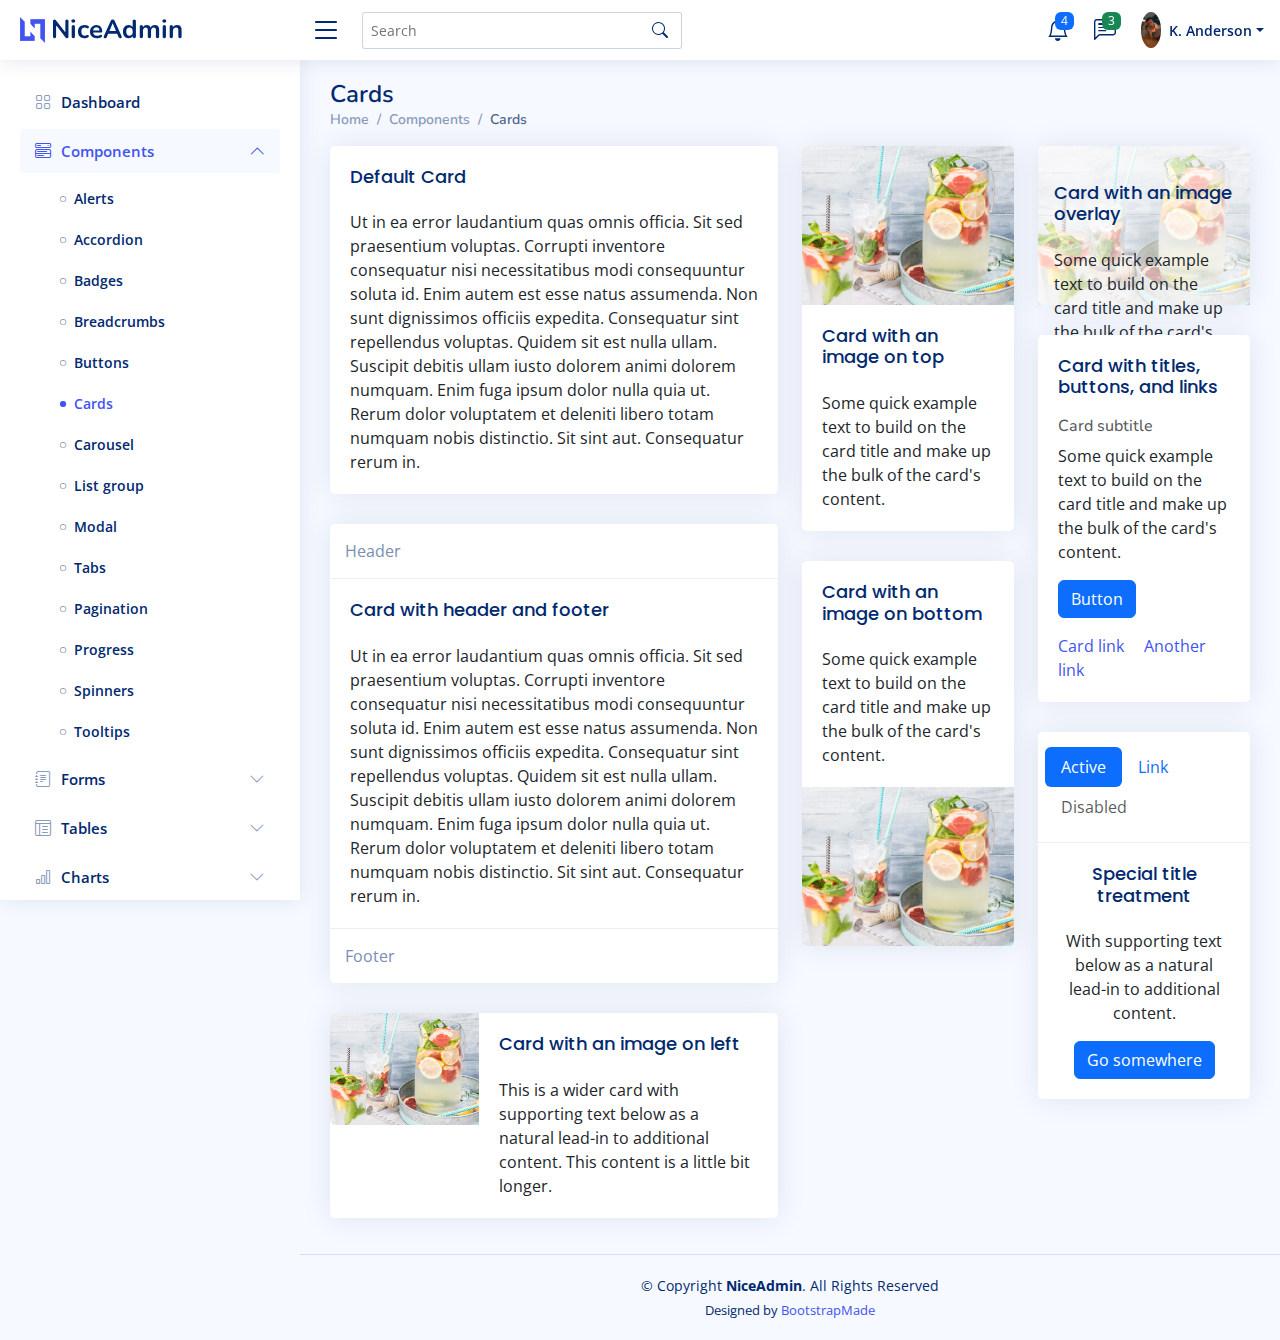
<file: portfolio/wwwroot/NiceAdmin/components-cards.html>
<!DOCTYPE html>
<html lang="en">

<head>
  <meta charset="utf-8">
  <meta content="width=device-width, initial-scale=1.0" name="viewport">

  <title>Components / Cards - NiceAdmin Bootstrap Template</title>
  <meta content="" name="description">
  <meta content="" name="keywords">

  <!-- Favicons -->
  <link href="assets/img/favicon.png" rel="icon">
  <link href="assets/img/apple-touch-icon.png" rel="apple-touch-icon">

  <!-- Google Fonts -->
  <link href="https://fonts.gstatic.com" rel="preconnect">
  <link href="https://fonts.googleapis.com/css?family=Open+Sans:300,300i,400,400i,600,600i,700,700i|Nunito:300,300i,400,400i,600,600i,700,700i|Poppins:300,300i,400,400i,500,500i,600,600i,700,700i" rel="stylesheet">

  <!-- Vendor CSS Files -->
  <link href="assets/vendor/bootstrap/css/bootstrap.min.css" rel="stylesheet">
  <link href="assets/vendor/bootstrap-icons/bootstrap-icons.css" rel="stylesheet">
  <link href="assets/vendor/boxicons/css/boxicons.min.css" rel="stylesheet">
  <link href="assets/vendor/quill/quill.snow.css" rel="stylesheet">
  <link href="assets/vendor/quill/quill.bubble.css" rel="stylesheet">
  <link href="assets/vendor/remixicon/remixicon.css" rel="stylesheet">
  <link href="assets/vendor/simple-datatables/style.css" rel="stylesheet">

  <!-- Template Main CSS File -->
  <link href="assets/css/style.css" rel="stylesheet">

  <!-- =======================================================
  * Template Name: NiceAdmin
  * Template URL: https://bootstrapmade.com/nice-admin-bootstrap-admin-html-template/
  * Updated: Apr 20 2024 with Bootstrap v5.3.3
  * Author: BootstrapMade.com
  * License: https://bootstrapmade.com/license/
  ======================================================== -->
</head>

<body>

  <!-- ======= Header ======= -->
  <header id="header" class="header fixed-top d-flex align-items-center">

    <div class="d-flex align-items-center justify-content-between">
      <a href="index.html" class="logo d-flex align-items-center">
        <img src="assets/img/logo.png" alt="">
        <span class="d-none d-lg-block">NiceAdmin</span>
      </a>
      <i class="bi bi-list toggle-sidebar-btn"></i>
    </div><!-- End Logo -->

    <div class="search-bar">
      <form class="search-form d-flex align-items-center" method="POST" action="#">
        <input type="text" name="query" placeholder="Search" title="Enter search keyword">
        <button type="submit" title="Search"><i class="bi bi-search"></i></button>
      </form>
    </div><!-- End Search Bar -->

    <nav class="header-nav ms-auto">
      <ul class="d-flex align-items-center">

        <li class="nav-item d-block d-lg-none">
          <a class="nav-link nav-icon search-bar-toggle " href="#">
            <i class="bi bi-search"></i>
          </a>
        </li><!-- End Search Icon-->

        <li class="nav-item dropdown">

          <a class="nav-link nav-icon" href="#" data-bs-toggle="dropdown">
            <i class="bi bi-bell"></i>
            <span class="badge bg-primary badge-number">4</span>
          </a><!-- End Notification Icon -->

          <ul class="dropdown-menu dropdown-menu-end dropdown-menu-arrow notifications">
            <li class="dropdown-header">
              You have 4 new notifications
              <a href="#"><span class="badge rounded-pill bg-primary p-2 ms-2">View all</span></a>
            </li>
            <li>
              <hr class="dropdown-divider">
            </li>

            <li class="notification-item">
              <i class="bi bi-exclamation-circle text-warning"></i>
              <div>
                <h4>Lorem Ipsum</h4>
                <p>Quae dolorem earum veritatis oditseno</p>
                <p>30 min. ago</p>
              </div>
            </li>

            <li>
              <hr class="dropdown-divider">
            </li>

            <li class="notification-item">
              <i class="bi bi-x-circle text-danger"></i>
              <div>
                <h4>Atque rerum nesciunt</h4>
                <p>Quae dolorem earum veritatis oditseno</p>
                <p>1 hr. ago</p>
              </div>
            </li>

            <li>
              <hr class="dropdown-divider">
            </li>

            <li class="notification-item">
              <i class="bi bi-check-circle text-success"></i>
              <div>
                <h4>Sit rerum fuga</h4>
                <p>Quae dolorem earum veritatis oditseno</p>
                <p>2 hrs. ago</p>
              </div>
            </li>

            <li>
              <hr class="dropdown-divider">
            </li>

            <li class="notification-item">
              <i class="bi bi-info-circle text-primary"></i>
              <div>
                <h4>Dicta reprehenderit</h4>
                <p>Quae dolorem earum veritatis oditseno</p>
                <p>4 hrs. ago</p>
              </div>
            </li>

            <li>
              <hr class="dropdown-divider">
            </li>
            <li class="dropdown-footer">
              <a href="#">Show all notifications</a>
            </li>

          </ul><!-- End Notification Dropdown Items -->

        </li><!-- End Notification Nav -->

        <li class="nav-item dropdown">

          <a class="nav-link nav-icon" href="#" data-bs-toggle="dropdown">
            <i class="bi bi-chat-left-text"></i>
            <span class="badge bg-success badge-number">3</span>
          </a><!-- End Messages Icon -->

          <ul class="dropdown-menu dropdown-menu-end dropdown-menu-arrow messages">
            <li class="dropdown-header">
              You have 3 new messages
              <a href="#"><span class="badge rounded-pill bg-primary p-2 ms-2">View all</span></a>
            </li>
            <li>
              <hr class="dropdown-divider">
            </li>

            <li class="message-item">
              <a href="#">
                <img src="assets/img/messages-1.jpg" alt="" class="rounded-circle">
                <div>
                  <h4>Maria Hudson</h4>
                  <p>Velit asperiores et ducimus soluta repudiandae labore officia est ut...</p>
                  <p>4 hrs. ago</p>
                </div>
              </a>
            </li>
            <li>
              <hr class="dropdown-divider">
            </li>

            <li class="message-item">
              <a href="#">
                <img src="assets/img/messages-2.jpg" alt="" class="rounded-circle">
                <div>
                  <h4>Anna Nelson</h4>
                  <p>Velit asperiores et ducimus soluta repudiandae labore officia est ut...</p>
                  <p>6 hrs. ago</p>
                </div>
              </a>
            </li>
            <li>
              <hr class="dropdown-divider">
            </li>

            <li class="message-item">
              <a href="#">
                <img src="assets/img/messages-3.jpg" alt="" class="rounded-circle">
                <div>
                  <h4>David Muldon</h4>
                  <p>Velit asperiores et ducimus soluta repudiandae labore officia est ut...</p>
                  <p>8 hrs. ago</p>
                </div>
              </a>
            </li>
            <li>
              <hr class="dropdown-divider">
            </li>

            <li class="dropdown-footer">
              <a href="#">Show all messages</a>
            </li>

          </ul><!-- End Messages Dropdown Items -->

        </li><!-- End Messages Nav -->

        <li class="nav-item dropdown pe-3">

          <a class="nav-link nav-profile d-flex align-items-center pe-0" href="#" data-bs-toggle="dropdown">
            <img src="assets/img/profile-img.jpg" alt="Profile" class="rounded-circle">
            <span class="d-none d-md-block dropdown-toggle ps-2">K. Anderson</span>
          </a><!-- End Profile Iamge Icon -->

          <ul class="dropdown-menu dropdown-menu-end dropdown-menu-arrow profile">
            <li class="dropdown-header">
              <h6>Kevin Anderson</h6>
              <span>Web Designer</span>
            </li>
            <li>
              <hr class="dropdown-divider">
            </li>

            <li>
              <a class="dropdown-item d-flex align-items-center" href="users-profile.html">
                <i class="bi bi-person"></i>
                <span>My Profile</span>
              </a>
            </li>
            <li>
              <hr class="dropdown-divider">
            </li>

            <li>
              <a class="dropdown-item d-flex align-items-center" href="users-profile.html">
                <i class="bi bi-gear"></i>
                <span>Account Settings</span>
              </a>
            </li>
            <li>
              <hr class="dropdown-divider">
            </li>

            <li>
              <a class="dropdown-item d-flex align-items-center" href="pages-faq.html">
                <i class="bi bi-question-circle"></i>
                <span>Need Help?</span>
              </a>
            </li>
            <li>
              <hr class="dropdown-divider">
            </li>

            <li>
              <a class="dropdown-item d-flex align-items-center" href="#">
                <i class="bi bi-box-arrow-right"></i>
                <span>Sign Out</span>
              </a>
            </li>

          </ul><!-- End Profile Dropdown Items -->
        </li><!-- End Profile Nav -->

      </ul>
    </nav><!-- End Icons Navigation -->

  </header><!-- End Header -->

  <!-- ======= Sidebar ======= -->
  <aside id="sidebar" class="sidebar">

    <ul class="sidebar-nav" id="sidebar-nav">

      <li class="nav-item">
        <a class="nav-link collapsed" href="index.html">
          <i class="bi bi-grid"></i>
          <span>Dashboard</span>
        </a>
      </li><!-- End Dashboard Nav -->

      <li class="nav-item">
        <a class="nav-link " data-bs-target="#components-nav" data-bs-toggle="collapse" href="#">
          <i class="bi bi-menu-button-wide"></i><span>Components</span><i class="bi bi-chevron-down ms-auto"></i>
        </a>
        <ul id="components-nav" class="nav-content collapse show" data-bs-parent="#sidebar-nav">
          <li>
            <a href="components-alerts.html">
              <i class="bi bi-circle"></i><span>Alerts</span>
            </a>
          </li>
          <li>
            <a href="components-accordion.html">
              <i class="bi bi-circle"></i><span>Accordion</span>
            </a>
          </li>
          <li>
            <a href="components-badges.html">
              <i class="bi bi-circle"></i><span>Badges</span>
            </a>
          </li>
          <li>
            <a href="components-breadcrumbs.html">
              <i class="bi bi-circle"></i><span>Breadcrumbs</span>
            </a>
          </li>
          <li>
            <a href="components-buttons.html">
              <i class="bi bi-circle"></i><span>Buttons</span>
            </a>
          </li>
          <li>
            <a href="components-cards.html" class="active">
              <i class="bi bi-circle"></i><span>Cards</span>
            </a>
          </li>
          <li>
            <a href="components-carousel.html">
              <i class="bi bi-circle"></i><span>Carousel</span>
            </a>
          </li>
          <li>
            <a href="components-list-group.html">
              <i class="bi bi-circle"></i><span>List group</span>
            </a>
          </li>
          <li>
            <a href="components-modal.html">
              <i class="bi bi-circle"></i><span>Modal</span>
            </a>
          </li>
          <li>
            <a href="components-tabs.html">
              <i class="bi bi-circle"></i><span>Tabs</span>
            </a>
          </li>
          <li>
            <a href="components-pagination.html">
              <i class="bi bi-circle"></i><span>Pagination</span>
            </a>
          </li>
          <li>
            <a href="components-progress.html">
              <i class="bi bi-circle"></i><span>Progress</span>
            </a>
          </li>
          <li>
            <a href="components-spinners.html">
              <i class="bi bi-circle"></i><span>Spinners</span>
            </a>
          </li>
          <li>
            <a href="components-tooltips.html">
              <i class="bi bi-circle"></i><span>Tooltips</span>
            </a>
          </li>
        </ul>
      </li><!-- End Components Nav -->

      <li class="nav-item">
        <a class="nav-link collapsed" data-bs-target="#forms-nav" data-bs-toggle="collapse" href="#">
          <i class="bi bi-journal-text"></i><span>Forms</span><i class="bi bi-chevron-down ms-auto"></i>
        </a>
        <ul id="forms-nav" class="nav-content collapse " data-bs-parent="#sidebar-nav">
          <li>
            <a href="forms-elements.html">
              <i class="bi bi-circle"></i><span>Form Elements</span>
            </a>
          </li>
          <li>
            <a href="forms-layouts.html">
              <i class="bi bi-circle"></i><span>Form Layouts</span>
            </a>
          </li>
          <li>
            <a href="forms-editors.html">
              <i class="bi bi-circle"></i><span>Form Editors</span>
            </a>
          </li>
          <li>
            <a href="forms-validation.html">
              <i class="bi bi-circle"></i><span>Form Validation</span>
            </a>
          </li>
        </ul>
      </li><!-- End Forms Nav -->

      <li class="nav-item">
        <a class="nav-link collapsed" data-bs-target="#tables-nav" data-bs-toggle="collapse" href="#">
          <i class="bi bi-layout-text-window-reverse"></i><span>Tables</span><i class="bi bi-chevron-down ms-auto"></i>
        </a>
        <ul id="tables-nav" class="nav-content collapse " data-bs-parent="#sidebar-nav">
          <li>
            <a href="tables-general.html">
              <i class="bi bi-circle"></i><span>General Tables</span>
            </a>
          </li>
          <li>
            <a href="tables-data.html">
              <i class="bi bi-circle"></i><span>Data Tables</span>
            </a>
          </li>
        </ul>
      </li><!-- End Tables Nav -->

      <li class="nav-item">
        <a class="nav-link collapsed" data-bs-target="#charts-nav" data-bs-toggle="collapse" href="#">
          <i class="bi bi-bar-chart"></i><span>Charts</span><i class="bi bi-chevron-down ms-auto"></i>
        </a>
        <ul id="charts-nav" class="nav-content collapse " data-bs-parent="#sidebar-nav">
          <li>
            <a href="charts-chartjs.html">
              <i class="bi bi-circle"></i><span>Chart.js</span>
            </a>
          </li>
          <li>
            <a href="charts-apexcharts.html">
              <i class="bi bi-circle"></i><span>ApexCharts</span>
            </a>
          </li>
          <li>
            <a href="charts-echarts.html">
              <i class="bi bi-circle"></i><span>ECharts</span>
            </a>
          </li>
        </ul>
      </li><!-- End Charts Nav -->

      <li class="nav-item">
        <a class="nav-link collapsed" data-bs-target="#icons-nav" data-bs-toggle="collapse" href="#">
          <i class="bi bi-gem"></i><span>Icons</span><i class="bi bi-chevron-down ms-auto"></i>
        </a>
        <ul id="icons-nav" class="nav-content collapse " data-bs-parent="#sidebar-nav">
          <li>
            <a href="icons-bootstrap.html">
              <i class="bi bi-circle"></i><span>Bootstrap Icons</span>
            </a>
          </li>
          <li>
            <a href="icons-remix.html">
              <i class="bi bi-circle"></i><span>Remix Icons</span>
            </a>
          </li>
          <li>
            <a href="icons-boxicons.html">
              <i class="bi bi-circle"></i><span>Boxicons</span>
            </a>
          </li>
        </ul>
      </li><!-- End Icons Nav -->

      <li class="nav-heading">Pages</li>

      <li class="nav-item">
        <a class="nav-link collapsed" href="users-profile.html">
          <i class="bi bi-person"></i>
          <span>Profile</span>
        </a>
      </li><!-- End Profile Page Nav -->

      <li class="nav-item">
        <a class="nav-link collapsed" href="pages-faq.html">
          <i class="bi bi-question-circle"></i>
          <span>F.A.Q</span>
        </a>
      </li><!-- End F.A.Q Page Nav -->

      <li class="nav-item">
        <a class="nav-link collapsed" href="pages-contact.html">
          <i class="bi bi-envelope"></i>
          <span>Contact</span>
        </a>
      </li><!-- End Contact Page Nav -->

      <li class="nav-item">
        <a class="nav-link collapsed" href="pages-register.html">
          <i class="bi bi-card-list"></i>
          <span>Register</span>
        </a>
      </li><!-- End Register Page Nav -->

      <li class="nav-item">
        <a class="nav-link collapsed" href="pages-login.html">
          <i class="bi bi-box-arrow-in-right"></i>
          <span>Login</span>
        </a>
      </li><!-- End Login Page Nav -->

      <li class="nav-item">
        <a class="nav-link collapsed" href="pages-error-404.html">
          <i class="bi bi-dash-circle"></i>
          <span>Error 404</span>
        </a>
      </li><!-- End Error 404 Page Nav -->

      <li class="nav-item">
        <a class="nav-link collapsed" href="pages-blank.html">
          <i class="bi bi-file-earmark"></i>
          <span>Blank</span>
        </a>
      </li><!-- End Blank Page Nav -->

    </ul>

  </aside><!-- End Sidebar-->

  <main id="main" class="main">

    <div class="pagetitle">
      <h1>Cards</h1>
      <nav>
        <ol class="breadcrumb">
          <li class="breadcrumb-item"><a href="index.html">Home</a></li>
          <li class="breadcrumb-item">Components</li>
          <li class="breadcrumb-item active">Cards</li>
        </ol>
      </nav>
    </div><!-- End Page Title -->

    <section class="section">
      <div class="row align-items-top">
        <div class="col-lg-6">

          <!-- Default Card -->
          <div class="card">
            <div class="card-body">
              <h5 class="card-title">Default Card</h5>
              Ut in ea error laudantium quas omnis officia. Sit sed praesentium voluptas. Corrupti inventore consequatur nisi necessitatibus modi consequuntur soluta id. Enim autem est esse natus assumenda. Non sunt dignissimos officiis expedita. Consequatur sint repellendus voluptas.
              Quidem sit est nulla ullam. Suscipit debitis ullam iusto dolorem animi dolorem numquam. Enim fuga ipsum dolor nulla quia ut.
              Rerum dolor voluptatem et deleniti libero totam numquam nobis distinctio. Sit sint aut. Consequatur rerum in.
            </div>
          </div><!-- End Default Card -->

          <!-- Card with header and footer -->
          <div class="card">
            <div class="card-header">Header</div>
            <div class="card-body">
              <h5 class="card-title">Card with header and footer</h5>
              Ut in ea error laudantium quas omnis officia. Sit sed praesentium voluptas. Corrupti inventore consequatur nisi necessitatibus modi consequuntur soluta id. Enim autem est esse natus assumenda. Non sunt dignissimos officiis expedita. Consequatur sint repellendus voluptas.
              Quidem sit est nulla ullam. Suscipit debitis ullam iusto dolorem animi dolorem numquam. Enim fuga ipsum dolor nulla quia ut.
              Rerum dolor voluptatem et deleniti libero totam numquam nobis distinctio. Sit sint aut. Consequatur rerum in.
            </div>
            <div class="card-footer">
              Footer
            </div>
          </div><!-- End Card with header and footer -->

          <!-- Card with an image on left -->
          <div class="card mb-3">
            <div class="row g-0">
              <div class="col-md-4">
                <img src="assets/img/card.jpg" class="img-fluid rounded-start" alt="...">
              </div>
              <div class="col-md-8">
                <div class="card-body">
                  <h5 class="card-title">Card with an image on left</h5>
                  <p class="card-text">This is a wider card with supporting text below as a natural lead-in to additional content. This content is a little bit longer.</p>
                </div>
              </div>
            </div>
          </div><!-- End Card with an image on left -->

        </div>

        <div class="col-lg-3">

          <!-- Card with an image on top -->
          <div class="card">
            <img src="assets/img/card.jpg" class="card-img-top" alt="...">
            <div class="card-body">
              <h5 class="card-title">Card with an image on top</h5>
              <p class="card-text">Some quick example text to build on the card title and make up the bulk of the card's content.</p>
            </div>
          </div><!-- End Card with an image on top -->

          <!-- Card with an image on bottom -->
          <div class="card">
            <div class="card-body">
              <h5 class="card-title">Card with an image on bottom</h5>
              <p class="card-text">Some quick example text to build on the card title and make up the bulk of the card's content.</p>
            </div>
            <img src="assets/img/card.jpg" class="card-img-bottom" alt="...">
          </div><!-- End Card with an image on bottom -->

        </div>

        <div class="col-lg-3">

          <!-- Card with an image overlay -->
          <div class="card">
            <img src="assets/img/card.jpg" class="card-img-top" alt="...">
            <div class="card-img-overlay">
              <h5 class="card-title">Card with an image overlay</h5>
              <p class="card-text">Some quick example text to build on the card title and make up the bulk of the card's content.</p>
            </div>
          </div><!-- End Card with an image overlay -->

          <!-- Card with titles, buttons, and links -->
          <div class="card">
            <div class="card-body">
              <h5 class="card-title">Card with titles, buttons, and links</h5>
              <h6 class="card-subtitle mb-2 text-muted">Card subtitle</h6>
              <p class="card-text">Some quick example text to build on the card title and make up the bulk of the card's content.</p>
              <p class="card-text"><a href="#" class="btn btn-primary">Button</a></p>
              <a href="#" class="card-link">Card link</a>
              <a href="#" class="card-link">Another link</a>
            </div>
          </div><!-- End Card with titles, buttons, and links -->

          <!-- Special title treatmen -->
          <div class="card text-center">
            <div class="card-header">
              <ul class="nav nav-pills card-header-pills">
                <li class="nav-item">
                  <a class="nav-link active" href="#">Active</a>
                </li>
                <li class="nav-item">
                  <a class="nav-link" href="#">Link</a>
                </li>
                <li class="nav-item">
                  <a class="nav-link disabled" href="#" tabindex="-1" aria-disabled="true">Disabled</a>
                </li>
              </ul>
            </div>
            <div class="card-body">
              <h5 class="card-title">Special title treatment</h5>
              <p class="card-text">With supporting text below as a natural lead-in to additional content.</p>
              <a href="#" class="btn btn-primary">Go somewhere</a>
            </div>
          </div><!-- End Special title treatmen -->

        </div>

      </div>
    </section>

  </main><!-- End #main -->

  <!-- ======= Footer ======= -->
  <footer id="footer" class="footer">
    <div class="copyright">
      &copy; Copyright <strong><span>NiceAdmin</span></strong>. All Rights Reserved
    </div>
    <div class="credits">
      <!-- All the links in the footer should remain intact. -->
      <!-- You can delete the links only if you purchased the pro version. -->
      <!-- Licensing information: https://bootstrapmade.com/license/ -->
      <!-- Purchase the pro version with working PHP/AJAX contact form: https://bootstrapmade.com/nice-admin-bootstrap-admin-html-template/ -->
      Designed by <a href="https://bootstrapmade.com/">BootstrapMade</a>
    </div>
  </footer><!-- End Footer -->

  <a href="#" class="back-to-top d-flex align-items-center justify-content-center"><i class="bi bi-arrow-up-short"></i></a>

  <!-- Vendor JS Files -->
  <script src="assets/vendor/apexcharts/apexcharts.min.js"></script>
  <script src="assets/vendor/bootstrap/js/bootstrap.bundle.min.js"></script>
  <script src="assets/vendor/chart.js/chart.umd.js"></script>
  <script src="assets/vendor/echarts/echarts.min.js"></script>
  <script src="assets/vendor/quill/quill.js"></script>
  <script src="assets/vendor/simple-datatables/simple-datatables.js"></script>
  <script src="assets/vendor/tinymce/tinymce.min.js"></script>
  <script src="assets/vendor/php-email-form/validate.js"></script>

  <!-- Template Main JS File -->
  <script src="assets/js/main.js"></script>

</body>

</html>
</file>
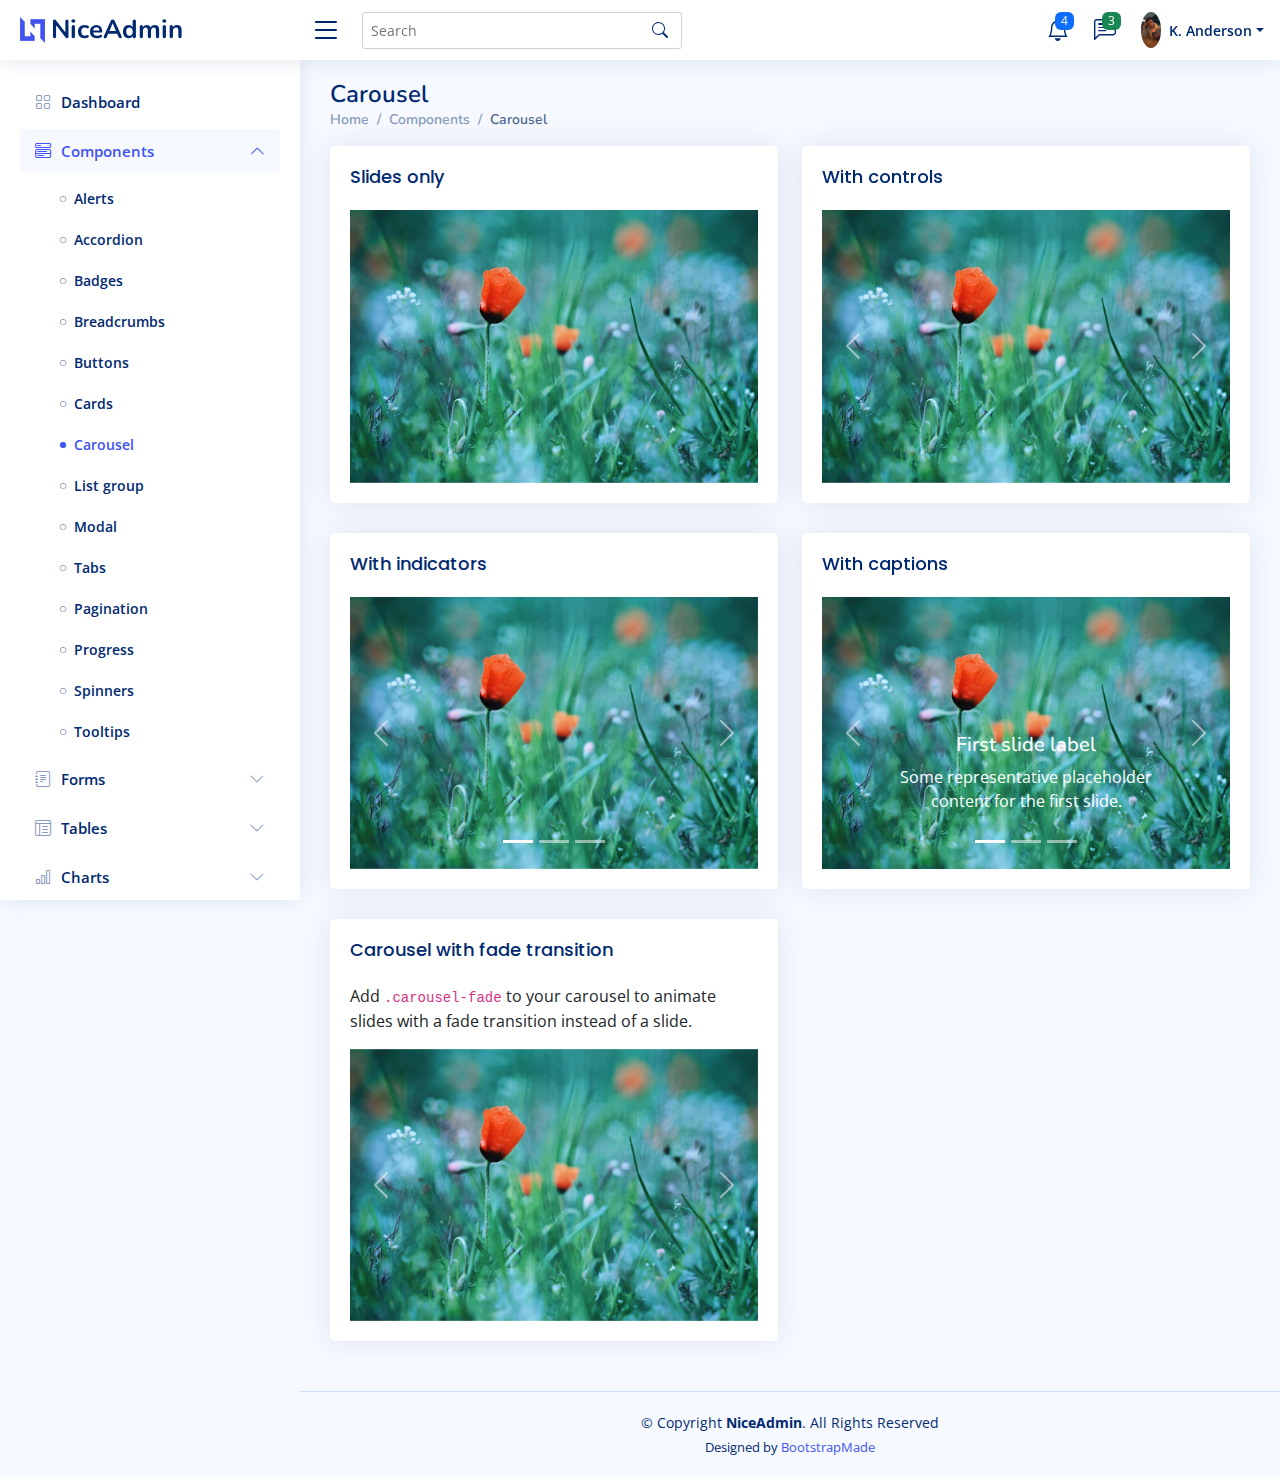
<file: portfolio/wwwroot/NiceAdmin/components-carousel.html>
<!DOCTYPE html>
<html lang="en">

<head>
  <meta charset="utf-8">
  <meta content="width=device-width, initial-scale=1.0" name="viewport">

  <title>Components / Carousel - NiceAdmin Bootstrap Template</title>
  <meta content="" name="description">
  <meta content="" name="keywords">

  <!-- Favicons -->
  <link href="assets/img/favicon.png" rel="icon">
  <link href="assets/img/apple-touch-icon.png" rel="apple-touch-icon">

  <!-- Google Fonts -->
  <link href="https://fonts.gstatic.com" rel="preconnect">
  <link href="https://fonts.googleapis.com/css?family=Open+Sans:300,300i,400,400i,600,600i,700,700i|Nunito:300,300i,400,400i,600,600i,700,700i|Poppins:300,300i,400,400i,500,500i,600,600i,700,700i" rel="stylesheet">

  <!-- Vendor CSS Files -->
  <link href="assets/vendor/bootstrap/css/bootstrap.min.css" rel="stylesheet">
  <link href="assets/vendor/bootstrap-icons/bootstrap-icons.css" rel="stylesheet">
  <link href="assets/vendor/boxicons/css/boxicons.min.css" rel="stylesheet">
  <link href="assets/vendor/quill/quill.snow.css" rel="stylesheet">
  <link href="assets/vendor/quill/quill.bubble.css" rel="stylesheet">
  <link href="assets/vendor/remixicon/remixicon.css" rel="stylesheet">
  <link href="assets/vendor/simple-datatables/style.css" rel="stylesheet">

  <!-- Template Main CSS File -->
  <link href="assets/css/style.css" rel="stylesheet">

  <!-- =======================================================
  * Template Name: NiceAdmin
  * Template URL: https://bootstrapmade.com/nice-admin-bootstrap-admin-html-template/
  * Updated: Apr 20 2024 with Bootstrap v5.3.3
  * Author: BootstrapMade.com
  * License: https://bootstrapmade.com/license/
  ======================================================== -->
</head>

<body>

  <!-- ======= Header ======= -->
  <header id="header" class="header fixed-top d-flex align-items-center">

    <div class="d-flex align-items-center justify-content-between">
      <a href="index.html" class="logo d-flex align-items-center">
        <img src="assets/img/logo.png" alt="">
        <span class="d-none d-lg-block">NiceAdmin</span>
      </a>
      <i class="bi bi-list toggle-sidebar-btn"></i>
    </div><!-- End Logo -->

    <div class="search-bar">
      <form class="search-form d-flex align-items-center" method="POST" action="#">
        <input type="text" name="query" placeholder="Search" title="Enter search keyword">
        <button type="submit" title="Search"><i class="bi bi-search"></i></button>
      </form>
    </div><!-- End Search Bar -->

    <nav class="header-nav ms-auto">
      <ul class="d-flex align-items-center">

        <li class="nav-item d-block d-lg-none">
          <a class="nav-link nav-icon search-bar-toggle " href="#">
            <i class="bi bi-search"></i>
          </a>
        </li><!-- End Search Icon-->

        <li class="nav-item dropdown">

          <a class="nav-link nav-icon" href="#" data-bs-toggle="dropdown">
            <i class="bi bi-bell"></i>
            <span class="badge bg-primary badge-number">4</span>
          </a><!-- End Notification Icon -->

          <ul class="dropdown-menu dropdown-menu-end dropdown-menu-arrow notifications">
            <li class="dropdown-header">
              You have 4 new notifications
              <a href="#"><span class="badge rounded-pill bg-primary p-2 ms-2">View all</span></a>
            </li>
            <li>
              <hr class="dropdown-divider">
            </li>

            <li class="notification-item">
              <i class="bi bi-exclamation-circle text-warning"></i>
              <div>
                <h4>Lorem Ipsum</h4>
                <p>Quae dolorem earum veritatis oditseno</p>
                <p>30 min. ago</p>
              </div>
            </li>

            <li>
              <hr class="dropdown-divider">
            </li>

            <li class="notification-item">
              <i class="bi bi-x-circle text-danger"></i>
              <div>
                <h4>Atque rerum nesciunt</h4>
                <p>Quae dolorem earum veritatis oditseno</p>
                <p>1 hr. ago</p>
              </div>
            </li>

            <li>
              <hr class="dropdown-divider">
            </li>

            <li class="notification-item">
              <i class="bi bi-check-circle text-success"></i>
              <div>
                <h4>Sit rerum fuga</h4>
                <p>Quae dolorem earum veritatis oditseno</p>
                <p>2 hrs. ago</p>
              </div>
            </li>

            <li>
              <hr class="dropdown-divider">
            </li>

            <li class="notification-item">
              <i class="bi bi-info-circle text-primary"></i>
              <div>
                <h4>Dicta reprehenderit</h4>
                <p>Quae dolorem earum veritatis oditseno</p>
                <p>4 hrs. ago</p>
              </div>
            </li>

            <li>
              <hr class="dropdown-divider">
            </li>
            <li class="dropdown-footer">
              <a href="#">Show all notifications</a>
            </li>

          </ul><!-- End Notification Dropdown Items -->

        </li><!-- End Notification Nav -->

        <li class="nav-item dropdown">

          <a class="nav-link nav-icon" href="#" data-bs-toggle="dropdown">
            <i class="bi bi-chat-left-text"></i>
            <span class="badge bg-success badge-number">3</span>
          </a><!-- End Messages Icon -->

          <ul class="dropdown-menu dropdown-menu-end dropdown-menu-arrow messages">
            <li class="dropdown-header">
              You have 3 new messages
              <a href="#"><span class="badge rounded-pill bg-primary p-2 ms-2">View all</span></a>
            </li>
            <li>
              <hr class="dropdown-divider">
            </li>

            <li class="message-item">
              <a href="#">
                <img src="assets/img/messages-1.jpg" alt="" class="rounded-circle">
                <div>
                  <h4>Maria Hudson</h4>
                  <p>Velit asperiores et ducimus soluta repudiandae labore officia est ut...</p>
                  <p>4 hrs. ago</p>
                </div>
              </a>
            </li>
            <li>
              <hr class="dropdown-divider">
            </li>

            <li class="message-item">
              <a href="#">
                <img src="assets/img/messages-2.jpg" alt="" class="rounded-circle">
                <div>
                  <h4>Anna Nelson</h4>
                  <p>Velit asperiores et ducimus soluta repudiandae labore officia est ut...</p>
                  <p>6 hrs. ago</p>
                </div>
              </a>
            </li>
            <li>
              <hr class="dropdown-divider">
            </li>

            <li class="message-item">
              <a href="#">
                <img src="assets/img/messages-3.jpg" alt="" class="rounded-circle">
                <div>
                  <h4>David Muldon</h4>
                  <p>Velit asperiores et ducimus soluta repudiandae labore officia est ut...</p>
                  <p>8 hrs. ago</p>
                </div>
              </a>
            </li>
            <li>
              <hr class="dropdown-divider">
            </li>

            <li class="dropdown-footer">
              <a href="#">Show all messages</a>
            </li>

          </ul><!-- End Messages Dropdown Items -->

        </li><!-- End Messages Nav -->

        <li class="nav-item dropdown pe-3">

          <a class="nav-link nav-profile d-flex align-items-center pe-0" href="#" data-bs-toggle="dropdown">
            <img src="assets/img/profile-img.jpg" alt="Profile" class="rounded-circle">
            <span class="d-none d-md-block dropdown-toggle ps-2">K. Anderson</span>
          </a><!-- End Profile Iamge Icon -->

          <ul class="dropdown-menu dropdown-menu-end dropdown-menu-arrow profile">
            <li class="dropdown-header">
              <h6>Kevin Anderson</h6>
              <span>Web Designer</span>
            </li>
            <li>
              <hr class="dropdown-divider">
            </li>

            <li>
              <a class="dropdown-item d-flex align-items-center" href="users-profile.html">
                <i class="bi bi-person"></i>
                <span>My Profile</span>
              </a>
            </li>
            <li>
              <hr class="dropdown-divider">
            </li>

            <li>
              <a class="dropdown-item d-flex align-items-center" href="users-profile.html">
                <i class="bi bi-gear"></i>
                <span>Account Settings</span>
              </a>
            </li>
            <li>
              <hr class="dropdown-divider">
            </li>

            <li>
              <a class="dropdown-item d-flex align-items-center" href="pages-faq.html">
                <i class="bi bi-question-circle"></i>
                <span>Need Help?</span>
              </a>
            </li>
            <li>
              <hr class="dropdown-divider">
            </li>

            <li>
              <a class="dropdown-item d-flex align-items-center" href="#">
                <i class="bi bi-box-arrow-right"></i>
                <span>Sign Out</span>
              </a>
            </li>

          </ul><!-- End Profile Dropdown Items -->
        </li><!-- End Profile Nav -->

      </ul>
    </nav><!-- End Icons Navigation -->

  </header><!-- End Header -->

  <!-- ======= Sidebar ======= -->
  <aside id="sidebar" class="sidebar">

    <ul class="sidebar-nav" id="sidebar-nav">

      <li class="nav-item">
        <a class="nav-link collapsed" href="index.html">
          <i class="bi bi-grid"></i>
          <span>Dashboard</span>
        </a>
      </li><!-- End Dashboard Nav -->

      <li class="nav-item">
        <a class="nav-link " data-bs-target="#components-nav" data-bs-toggle="collapse" href="#">
          <i class="bi bi-menu-button-wide"></i><span>Components</span><i class="bi bi-chevron-down ms-auto"></i>
        </a>
        <ul id="components-nav" class="nav-content collapse show" data-bs-parent="#sidebar-nav">
          <li>
            <a href="components-alerts.html">
              <i class="bi bi-circle"></i><span>Alerts</span>
            </a>
          </li>
          <li>
            <a href="components-accordion.html">
              <i class="bi bi-circle"></i><span>Accordion</span>
            </a>
          </li>
          <li>
            <a href="components-badges.html">
              <i class="bi bi-circle"></i><span>Badges</span>
            </a>
          </li>
          <li>
            <a href="components-breadcrumbs.html">
              <i class="bi bi-circle"></i><span>Breadcrumbs</span>
            </a>
          </li>
          <li>
            <a href="components-buttons.html">
              <i class="bi bi-circle"></i><span>Buttons</span>
            </a>
          </li>
          <li>
            <a href="components-cards.html">
              <i class="bi bi-circle"></i><span>Cards</span>
            </a>
          </li>
          <li>
            <a href="components-carousel.html" class="active">
              <i class="bi bi-circle"></i><span>Carousel</span>
            </a>
          </li>
          <li>
            <a href="components-list-group.html">
              <i class="bi bi-circle"></i><span>List group</span>
            </a>
          </li>
          <li>
            <a href="components-modal.html">
              <i class="bi bi-circle"></i><span>Modal</span>
            </a>
          </li>
          <li>
            <a href="components-tabs.html">
              <i class="bi bi-circle"></i><span>Tabs</span>
            </a>
          </li>
          <li>
            <a href="components-pagination.html">
              <i class="bi bi-circle"></i><span>Pagination</span>
            </a>
          </li>
          <li>
            <a href="components-progress.html">
              <i class="bi bi-circle"></i><span>Progress</span>
            </a>
          </li>
          <li>
            <a href="components-spinners.html">
              <i class="bi bi-circle"></i><span>Spinners</span>
            </a>
          </li>
          <li>
            <a href="components-tooltips.html">
              <i class="bi bi-circle"></i><span>Tooltips</span>
            </a>
          </li>
        </ul>
      </li><!-- End Components Nav -->

      <li class="nav-item">
        <a class="nav-link collapsed" data-bs-target="#forms-nav" data-bs-toggle="collapse" href="#">
          <i class="bi bi-journal-text"></i><span>Forms</span><i class="bi bi-chevron-down ms-auto"></i>
        </a>
        <ul id="forms-nav" class="nav-content collapse " data-bs-parent="#sidebar-nav">
          <li>
            <a href="forms-elements.html">
              <i class="bi bi-circle"></i><span>Form Elements</span>
            </a>
          </li>
          <li>
            <a href="forms-layouts.html">
              <i class="bi bi-circle"></i><span>Form Layouts</span>
            </a>
          </li>
          <li>
            <a href="forms-editors.html">
              <i class="bi bi-circle"></i><span>Form Editors</span>
            </a>
          </li>
          <li>
            <a href="forms-validation.html">
              <i class="bi bi-circle"></i><span>Form Validation</span>
            </a>
          </li>
        </ul>
      </li><!-- End Forms Nav -->

      <li class="nav-item">
        <a class="nav-link collapsed" data-bs-target="#tables-nav" data-bs-toggle="collapse" href="#">
          <i class="bi bi-layout-text-window-reverse"></i><span>Tables</span><i class="bi bi-chevron-down ms-auto"></i>
        </a>
        <ul id="tables-nav" class="nav-content collapse " data-bs-parent="#sidebar-nav">
          <li>
            <a href="tables-general.html">
              <i class="bi bi-circle"></i><span>General Tables</span>
            </a>
          </li>
          <li>
            <a href="tables-data.html">
              <i class="bi bi-circle"></i><span>Data Tables</span>
            </a>
          </li>
        </ul>
      </li><!-- End Tables Nav -->

      <li class="nav-item">
        <a class="nav-link collapsed" data-bs-target="#charts-nav" data-bs-toggle="collapse" href="#">
          <i class="bi bi-bar-chart"></i><span>Charts</span><i class="bi bi-chevron-down ms-auto"></i>
        </a>
        <ul id="charts-nav" class="nav-content collapse " data-bs-parent="#sidebar-nav">
          <li>
            <a href="charts-chartjs.html">
              <i class="bi bi-circle"></i><span>Chart.js</span>
            </a>
          </li>
          <li>
            <a href="charts-apexcharts.html">
              <i class="bi bi-circle"></i><span>ApexCharts</span>
            </a>
          </li>
          <li>
            <a href="charts-echarts.html">
              <i class="bi bi-circle"></i><span>ECharts</span>
            </a>
          </li>
        </ul>
      </li><!-- End Charts Nav -->

      <li class="nav-item">
        <a class="nav-link collapsed" data-bs-target="#icons-nav" data-bs-toggle="collapse" href="#">
          <i class="bi bi-gem"></i><span>Icons</span><i class="bi bi-chevron-down ms-auto"></i>
        </a>
        <ul id="icons-nav" class="nav-content collapse " data-bs-parent="#sidebar-nav">
          <li>
            <a href="icons-bootstrap.html">
              <i class="bi bi-circle"></i><span>Bootstrap Icons</span>
            </a>
          </li>
          <li>
            <a href="icons-remix.html">
              <i class="bi bi-circle"></i><span>Remix Icons</span>
            </a>
          </li>
          <li>
            <a href="icons-boxicons.html">
              <i class="bi bi-circle"></i><span>Boxicons</span>
            </a>
          </li>
        </ul>
      </li><!-- End Icons Nav -->

      <li class="nav-heading">Pages</li>

      <li class="nav-item">
        <a class="nav-link collapsed" href="users-profile.html">
          <i class="bi bi-person"></i>
          <span>Profile</span>
        </a>
      </li><!-- End Profile Page Nav -->

      <li class="nav-item">
        <a class="nav-link collapsed" href="pages-faq.html">
          <i class="bi bi-question-circle"></i>
          <span>F.A.Q</span>
        </a>
      </li><!-- End F.A.Q Page Nav -->

      <li class="nav-item">
        <a class="nav-link collapsed" href="pages-contact.html">
          <i class="bi bi-envelope"></i>
          <span>Contact</span>
        </a>
      </li><!-- End Contact Page Nav -->

      <li class="nav-item">
        <a class="nav-link collapsed" href="pages-register.html">
          <i class="bi bi-card-list"></i>
          <span>Register</span>
        </a>
      </li><!-- End Register Page Nav -->

      <li class="nav-item">
        <a class="nav-link collapsed" href="pages-login.html">
          <i class="bi bi-box-arrow-in-right"></i>
          <span>Login</span>
        </a>
      </li><!-- End Login Page Nav -->

      <li class="nav-item">
        <a class="nav-link collapsed" href="pages-error-404.html">
          <i class="bi bi-dash-circle"></i>
          <span>Error 404</span>
        </a>
      </li><!-- End Error 404 Page Nav -->

      <li class="nav-item">
        <a class="nav-link collapsed" href="pages-blank.html">
          <i class="bi bi-file-earmark"></i>
          <span>Blank</span>
        </a>
      </li><!-- End Blank Page Nav -->

    </ul>

  </aside><!-- End Sidebar-->

  <main id="main" class="main">

    <div class="pagetitle">
      <h1>Carousel</h1>
      <nav>
        <ol class="breadcrumb">
          <li class="breadcrumb-item"><a href="index.html">Home</a></li>
          <li class="breadcrumb-item">Components</li>
          <li class="breadcrumb-item active">Carousel</li>
        </ol>
      </nav>
    </div><!-- End Page Title -->

    <section class="section">
      <div class="row">
        <div class="col-lg-6">

          <div class="card">
            <div class="card-body">
              <h5 class="card-title">Slides only</h5>

              <!-- Slides only carousel -->
              <div id="carouselExampleSlidesOnly" class="carousel slide" data-bs-ride="carousel">
                <div class="carousel-inner">
                  <div class="carousel-item active">
                    <img src="assets/img/slides-1.jpg" class="d-block w-100" alt="...">
                  </div>
                  <div class="carousel-item">
                    <img src="assets/img/slides-2.jpg" class="d-block w-100" alt="...">
                  </div>
                  <div class="carousel-item">
                    <img src="assets/img/slides-3.jpg" class="d-block w-100" alt="...">
                  </div>
                </div>
              </div><!-- End Slides only carousel-->

            </div>
          </div>

          <div class="card">
            <div class="card-body">
              <h5 class="card-title">With indicators</h5>

              <!-- Slides with indicators -->
              <div id="carouselExampleIndicators" class="carousel slide" data-bs-ride="carousel">
                <div class="carousel-indicators">
                  <button type="button" data-bs-target="#carouselExampleIndicators" data-bs-slide-to="0" class="active" aria-current="true" aria-label="Slide 1"></button>
                  <button type="button" data-bs-target="#carouselExampleIndicators" data-bs-slide-to="1" aria-label="Slide 2"></button>
                  <button type="button" data-bs-target="#carouselExampleIndicators" data-bs-slide-to="2" aria-label="Slide 3"></button>
                </div>
                <div class="carousel-inner">
                  <div class="carousel-item active">
                    <img src="assets/img/slides-1.jpg" class="d-block w-100" alt="...">
                  </div>
                  <div class="carousel-item">
                    <img src="assets/img/slides-2.jpg" class="d-block w-100" alt="...">
                  </div>
                  <div class="carousel-item">
                    <img src="assets/img/slides-3.jpg" class="d-block w-100" alt="...">
                  </div>
                </div>

                <button class="carousel-control-prev" type="button" data-bs-target="#carouselExampleIndicators" data-bs-slide="prev">
                  <span class="carousel-control-prev-icon" aria-hidden="true"></span>
                  <span class="visually-hidden">Previous</span>
                </button>
                <button class="carousel-control-next" type="button" data-bs-target="#carouselExampleIndicators" data-bs-slide="next">
                  <span class="carousel-control-next-icon" aria-hidden="true"></span>
                  <span class="visually-hidden">Next</span>
                </button>

              </div><!-- End Slides with indicators -->

            </div>
          </div>

          <div class="card">
            <div class="card-body">
              <h5 class="card-title">Carousel with fade transition</h5>
              <p>Add <code>.carousel-fade</code> to your carousel to animate slides with a fade transition instead of a slide.</p>

              <!-- Slides with fade transition -->
              <div id="carouselExampleFade" class="carousel slide carousel-fade" data-bs-ride="carousel">
                <div class="carousel-inner">
                  <div class="carousel-item active">
                    <img src="assets/img/slides-1.jpg" class="d-block w-100" alt="...">
                  </div>
                  <div class="carousel-item">
                    <img src="assets/img/slides-2.jpg" class="d-block w-100" alt="...">
                  </div>
                  <div class="carousel-item">
                    <img src="assets/img/slides-3.jpg" class="d-block w-100" alt="...">
                  </div>
                </div>

                <button class="carousel-control-prev" type="button" data-bs-target="#carouselExampleFade" data-bs-slide="prev">
                  <span class="carousel-control-prev-icon" aria-hidden="true"></span>
                  <span class="visually-hidden">Previous</span>
                </button>
                <button class="carousel-control-next" type="button" data-bs-target="#carouselExampleFade" data-bs-slide="next">
                  <span class="carousel-control-next-icon" aria-hidden="true"></span>
                  <span class="visually-hidden">Next</span>
                </button>

              </div><!-- End Slides with fade transition -->

            </div>
          </div>

        </div>

        <div class="col-lg-6">

          <div class="card">
            <div class="card-body">
              <h5 class="card-title">With controls</h5>

              <!-- Slides with controls -->
              <div id="carouselExampleControls" class="carousel slide" data-bs-ride="carousel">
                <div class="carousel-inner">
                  <div class="carousel-item active">
                    <img src="assets/img/slides-1.jpg" class="d-block w-100" alt="...">
                  </div>
                  <div class="carousel-item">
                    <img src="assets/img/slides-2.jpg" class="d-block w-100" alt="...">
                  </div>
                  <div class="carousel-item">
                    <img src="assets/img/slides-3.jpg" class="d-block w-100" alt="...">
                  </div>
                </div>

                <button class="carousel-control-prev" type="button" data-bs-target="#carouselExampleControls" data-bs-slide="prev">
                  <span class="carousel-control-prev-icon" aria-hidden="true"></span>
                  <span class="visually-hidden">Previous</span>
                </button>
                <button class="carousel-control-next" type="button" data-bs-target="#carouselExampleControls" data-bs-slide="next">
                  <span class="carousel-control-next-icon" aria-hidden="true"></span>
                  <span class="visually-hidden">Next</span>
                </button>

              </div><!-- End Slides with controls -->

            </div>
          </div>

          <div class="card">
            <div class="card-body">
              <h5 class="card-title">With captions</h5>

              <!-- Slides with captions -->
              <div id="carouselExampleCaptions" class="carousel slide" data-bs-ride="carousel">
                <div class="carousel-indicators">
                  <button type="button" data-bs-target="#carouselExampleCaptions" data-bs-slide-to="0" class="active" aria-current="true" aria-label="Slide 1"></button>
                  <button type="button" data-bs-target="#carouselExampleCaptions" data-bs-slide-to="1" aria-label="Slide 2"></button>
                  <button type="button" data-bs-target="#carouselExampleCaptions" data-bs-slide-to="2" aria-label="Slide 3"></button>
                </div>
                <div class="carousel-inner">
                  <div class="carousel-item active">
                    <img src="assets/img/slides-1.jpg" class="d-block w-100" alt="...">
                    <div class="carousel-caption d-none d-md-block">
                      <h5>First slide label</h5>
                      <p>Some representative placeholder content for the first slide.</p>
                    </div>
                  </div>
                  <div class="carousel-item">
                    <img src="assets/img/slides-2.jpg" class="d-block w-100" alt="...">
                    <div class="carousel-caption d-none d-md-block">
                      <h5>Second slide label</h5>
                      <p>Some representative placeholder content for the second slide.</p>
                    </div>
                  </div>
                  <div class="carousel-item">
                    <img src="assets/img/slides-3.jpg" class="d-block w-100" alt="...">
                    <div class="carousel-caption d-none d-md-block">
                      <h5>Third slide label</h5>
                      <p>Some representative placeholder content for the third slide.</p>
                    </div>
                  </div>
                </div>

                <button class="carousel-control-prev" type="button" data-bs-target="#carouselExampleCaptions" data-bs-slide="prev">
                  <span class="carousel-control-prev-icon" aria-hidden="true"></span>
                  <span class="visually-hidden">Previous</span>
                </button>
                <button class="carousel-control-next" type="button" data-bs-target="#carouselExampleCaptions" data-bs-slide="next">
                  <span class="carousel-control-next-icon" aria-hidden="true"></span>
                  <span class="visually-hidden">Next</span>
                </button>

              </div><!-- End Slides with captions -->

            </div>
          </div>

        </div>
      </div>
    </section>

  </main><!-- End #main -->

  <!-- ======= Footer ======= -->
  <footer id="footer" class="footer">
    <div class="copyright">
      &copy; Copyright <strong><span>NiceAdmin</span></strong>. All Rights Reserved
    </div>
    <div class="credits">
      <!-- All the links in the footer should remain intact. -->
      <!-- You can delete the links only if you purchased the pro version. -->
      <!-- Licensing information: https://bootstrapmade.com/license/ -->
      <!-- Purchase the pro version with working PHP/AJAX contact form: https://bootstrapmade.com/nice-admin-bootstrap-admin-html-template/ -->
      Designed by <a href="https://bootstrapmade.com/">BootstrapMade</a>
    </div>
  </footer><!-- End Footer -->

  <a href="#" class="back-to-top d-flex align-items-center justify-content-center"><i class="bi bi-arrow-up-short"></i></a>

  <!-- Vendor JS Files -->
  <script src="assets/vendor/apexcharts/apexcharts.min.js"></script>
  <script src="assets/vendor/bootstrap/js/bootstrap.bundle.min.js"></script>
  <script src="assets/vendor/chart.js/chart.umd.js"></script>
  <script src="assets/vendor/echarts/echarts.min.js"></script>
  <script src="assets/vendor/quill/quill.js"></script>
  <script src="assets/vendor/simple-datatables/simple-datatables.js"></script>
  <script src="assets/vendor/tinymce/tinymce.min.js"></script>
  <script src="assets/vendor/php-email-form/validate.js"></script>

  <!-- Template Main JS File -->
  <script src="assets/js/main.js"></script>

</body>

</html>
</file>
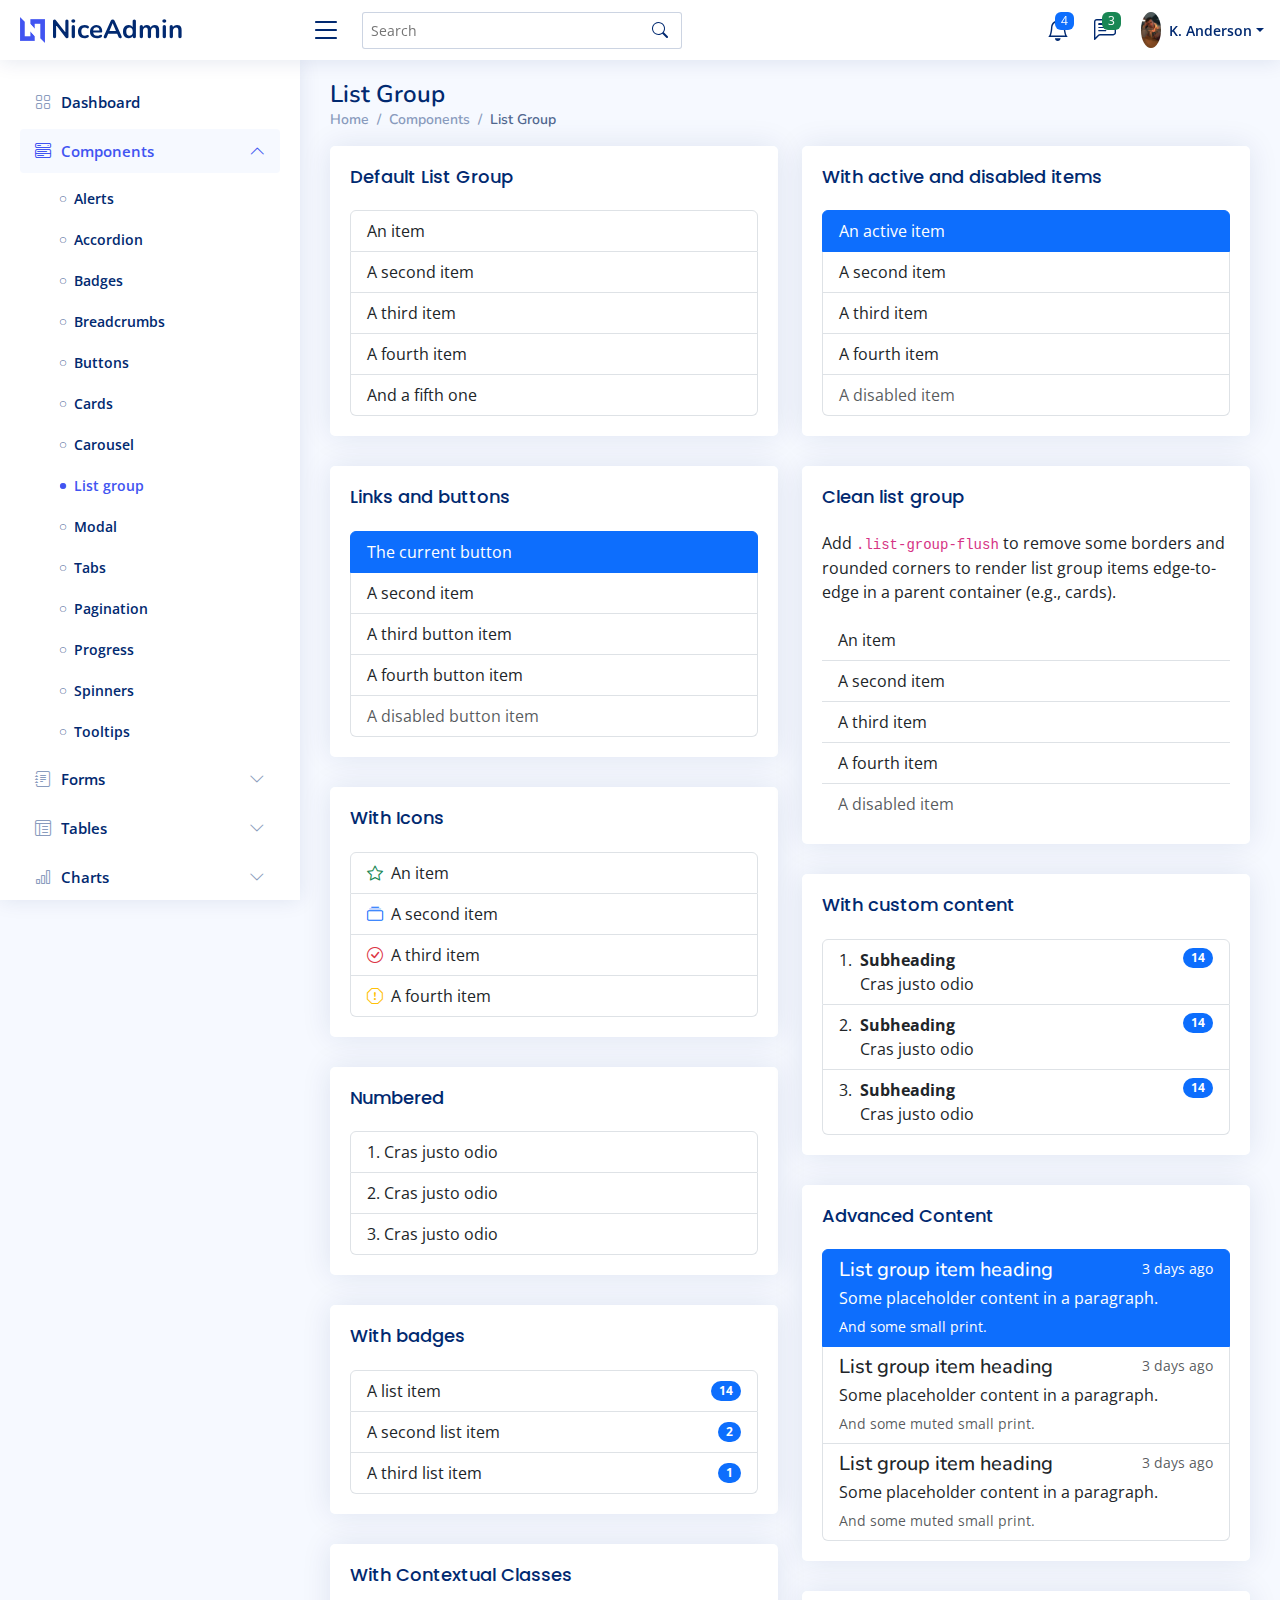
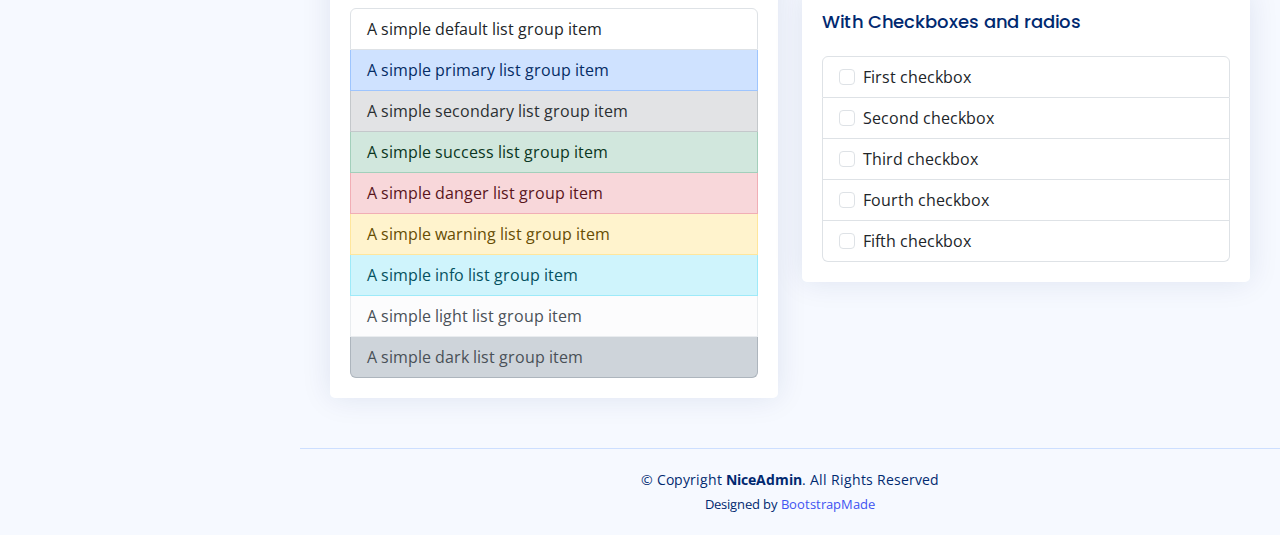
<file: portfolio/wwwroot/NiceAdmin/components-list-group.html>
<!DOCTYPE html>
<html lang="en">

<head>
  <meta charset="utf-8">
  <meta content="width=device-width, initial-scale=1.0" name="viewport">

  <title>Components / List Group - NiceAdmin Bootstrap Template</title>
  <meta content="" name="description">
  <meta content="" name="keywords">

  <!-- Favicons -->
  <link href="assets/img/favicon.png" rel="icon">
  <link href="assets/img/apple-touch-icon.png" rel="apple-touch-icon">

  <!-- Google Fonts -->
  <link href="https://fonts.gstatic.com" rel="preconnect">
  <link href="https://fonts.googleapis.com/css?family=Open+Sans:300,300i,400,400i,600,600i,700,700i|Nunito:300,300i,400,400i,600,600i,700,700i|Poppins:300,300i,400,400i,500,500i,600,600i,700,700i" rel="stylesheet">

  <!-- Vendor CSS Files -->
  <link href="assets/vendor/bootstrap/css/bootstrap.min.css" rel="stylesheet">
  <link href="assets/vendor/bootstrap-icons/bootstrap-icons.css" rel="stylesheet">
  <link href="assets/vendor/boxicons/css/boxicons.min.css" rel="stylesheet">
  <link href="assets/vendor/quill/quill.snow.css" rel="stylesheet">
  <link href="assets/vendor/quill/quill.bubble.css" rel="stylesheet">
  <link href="assets/vendor/remixicon/remixicon.css" rel="stylesheet">
  <link href="assets/vendor/simple-datatables/style.css" rel="stylesheet">

  <!-- Template Main CSS File -->
  <link href="assets/css/style.css" rel="stylesheet">

  <!-- =======================================================
  * Template Name: NiceAdmin
  * Template URL: https://bootstrapmade.com/nice-admin-bootstrap-admin-html-template/
  * Updated: Apr 20 2024 with Bootstrap v5.3.3
  * Author: BootstrapMade.com
  * License: https://bootstrapmade.com/license/
  ======================================================== -->
</head>

<body>

  <!-- ======= Header ======= -->
  <header id="header" class="header fixed-top d-flex align-items-center">

    <div class="d-flex align-items-center justify-content-between">
      <a href="index.html" class="logo d-flex align-items-center">
        <img src="assets/img/logo.png" alt="">
        <span class="d-none d-lg-block">NiceAdmin</span>
      </a>
      <i class="bi bi-list toggle-sidebar-btn"></i>
    </div><!-- End Logo -->

    <div class="search-bar">
      <form class="search-form d-flex align-items-center" method="POST" action="#">
        <input type="text" name="query" placeholder="Search" title="Enter search keyword">
        <button type="submit" title="Search"><i class="bi bi-search"></i></button>
      </form>
    </div><!-- End Search Bar -->

    <nav class="header-nav ms-auto">
      <ul class="d-flex align-items-center">

        <li class="nav-item d-block d-lg-none">
          <a class="nav-link nav-icon search-bar-toggle " href="#">
            <i class="bi bi-search"></i>
          </a>
        </li><!-- End Search Icon-->

        <li class="nav-item dropdown">

          <a class="nav-link nav-icon" href="#" data-bs-toggle="dropdown">
            <i class="bi bi-bell"></i>
            <span class="badge bg-primary badge-number">4</span>
          </a><!-- End Notification Icon -->

          <ul class="dropdown-menu dropdown-menu-end dropdown-menu-arrow notifications">
            <li class="dropdown-header">
              You have 4 new notifications
              <a href="#"><span class="badge rounded-pill bg-primary p-2 ms-2">View all</span></a>
            </li>
            <li>
              <hr class="dropdown-divider">
            </li>

            <li class="notification-item">
              <i class="bi bi-exclamation-circle text-warning"></i>
              <div>
                <h4>Lorem Ipsum</h4>
                <p>Quae dolorem earum veritatis oditseno</p>
                <p>30 min. ago</p>
              </div>
            </li>

            <li>
              <hr class="dropdown-divider">
            </li>

            <li class="notification-item">
              <i class="bi bi-x-circle text-danger"></i>
              <div>
                <h4>Atque rerum nesciunt</h4>
                <p>Quae dolorem earum veritatis oditseno</p>
                <p>1 hr. ago</p>
              </div>
            </li>

            <li>
              <hr class="dropdown-divider">
            </li>

            <li class="notification-item">
              <i class="bi bi-check-circle text-success"></i>
              <div>
                <h4>Sit rerum fuga</h4>
                <p>Quae dolorem earum veritatis oditseno</p>
                <p>2 hrs. ago</p>
              </div>
            </li>

            <li>
              <hr class="dropdown-divider">
            </li>

            <li class="notification-item">
              <i class="bi bi-info-circle text-primary"></i>
              <div>
                <h4>Dicta reprehenderit</h4>
                <p>Quae dolorem earum veritatis oditseno</p>
                <p>4 hrs. ago</p>
              </div>
            </li>

            <li>
              <hr class="dropdown-divider">
            </li>
            <li class="dropdown-footer">
              <a href="#">Show all notifications</a>
            </li>

          </ul><!-- End Notification Dropdown Items -->

        </li><!-- End Notification Nav -->

        <li class="nav-item dropdown">

          <a class="nav-link nav-icon" href="#" data-bs-toggle="dropdown">
            <i class="bi bi-chat-left-text"></i>
            <span class="badge bg-success badge-number">3</span>
          </a><!-- End Messages Icon -->

          <ul class="dropdown-menu dropdown-menu-end dropdown-menu-arrow messages">
            <li class="dropdown-header">
              You have 3 new messages
              <a href="#"><span class="badge rounded-pill bg-primary p-2 ms-2">View all</span></a>
            </li>
            <li>
              <hr class="dropdown-divider">
            </li>

            <li class="message-item">
              <a href="#">
                <img src="assets/img/messages-1.jpg" alt="" class="rounded-circle">
                <div>
                  <h4>Maria Hudson</h4>
                  <p>Velit asperiores et ducimus soluta repudiandae labore officia est ut...</p>
                  <p>4 hrs. ago</p>
                </div>
              </a>
            </li>
            <li>
              <hr class="dropdown-divider">
            </li>

            <li class="message-item">
              <a href="#">
                <img src="assets/img/messages-2.jpg" alt="" class="rounded-circle">
                <div>
                  <h4>Anna Nelson</h4>
                  <p>Velit asperiores et ducimus soluta repudiandae labore officia est ut...</p>
                  <p>6 hrs. ago</p>
                </div>
              </a>
            </li>
            <li>
              <hr class="dropdown-divider">
            </li>

            <li class="message-item">
              <a href="#">
                <img src="assets/img/messages-3.jpg" alt="" class="rounded-circle">
                <div>
                  <h4>David Muldon</h4>
                  <p>Velit asperiores et ducimus soluta repudiandae labore officia est ut...</p>
                  <p>8 hrs. ago</p>
                </div>
              </a>
            </li>
            <li>
              <hr class="dropdown-divider">
            </li>

            <li class="dropdown-footer">
              <a href="#">Show all messages</a>
            </li>

          </ul><!-- End Messages Dropdown Items -->

        </li><!-- End Messages Nav -->

        <li class="nav-item dropdown pe-3">

          <a class="nav-link nav-profile d-flex align-items-center pe-0" href="#" data-bs-toggle="dropdown">
            <img src="assets/img/profile-img.jpg" alt="Profile" class="rounded-circle">
            <span class="d-none d-md-block dropdown-toggle ps-2">K. Anderson</span>
          </a><!-- End Profile Iamge Icon -->

          <ul class="dropdown-menu dropdown-menu-end dropdown-menu-arrow profile">
            <li class="dropdown-header">
              <h6>Kevin Anderson</h6>
              <span>Web Designer</span>
            </li>
            <li>
              <hr class="dropdown-divider">
            </li>

            <li>
              <a class="dropdown-item d-flex align-items-center" href="users-profile.html">
                <i class="bi bi-person"></i>
                <span>My Profile</span>
              </a>
            </li>
            <li>
              <hr class="dropdown-divider">
            </li>

            <li>
              <a class="dropdown-item d-flex align-items-center" href="users-profile.html">
                <i class="bi bi-gear"></i>
                <span>Account Settings</span>
              </a>
            </li>
            <li>
              <hr class="dropdown-divider">
            </li>

            <li>
              <a class="dropdown-item d-flex align-items-center" href="pages-faq.html">
                <i class="bi bi-question-circle"></i>
                <span>Need Help?</span>
              </a>
            </li>
            <li>
              <hr class="dropdown-divider">
            </li>

            <li>
              <a class="dropdown-item d-flex align-items-center" href="#">
                <i class="bi bi-box-arrow-right"></i>
                <span>Sign Out</span>
              </a>
            </li>

          </ul><!-- End Profile Dropdown Items -->
        </li><!-- End Profile Nav -->

      </ul>
    </nav><!-- End Icons Navigation -->

  </header><!-- End Header -->

  <!-- ======= Sidebar ======= -->
  <aside id="sidebar" class="sidebar">

    <ul class="sidebar-nav" id="sidebar-nav">

      <li class="nav-item">
        <a class="nav-link collapsed" href="index.html">
          <i class="bi bi-grid"></i>
          <span>Dashboard</span>
        </a>
      </li><!-- End Dashboard Nav -->

      <li class="nav-item">
        <a class="nav-link " data-bs-target="#components-nav" data-bs-toggle="collapse" href="#">
          <i class="bi bi-menu-button-wide"></i><span>Components</span><i class="bi bi-chevron-down ms-auto"></i>
        </a>
        <ul id="components-nav" class="nav-content collapse show" data-bs-parent="#sidebar-nav">
          <li>
            <a href="components-alerts.html">
              <i class="bi bi-circle"></i><span>Alerts</span>
            </a>
          </li>
          <li>
            <a href="components-accordion.html">
              <i class="bi bi-circle"></i><span>Accordion</span>
            </a>
          </li>
          <li>
            <a href="components-badges.html">
              <i class="bi bi-circle"></i><span>Badges</span>
            </a>
          </li>
          <li>
            <a href="components-breadcrumbs.html">
              <i class="bi bi-circle"></i><span>Breadcrumbs</span>
            </a>
          </li>
          <li>
            <a href="components-buttons.html">
              <i class="bi bi-circle"></i><span>Buttons</span>
            </a>
          </li>
          <li>
            <a href="components-cards.html">
              <i class="bi bi-circle"></i><span>Cards</span>
            </a>
          </li>
          <li>
            <a href="components-carousel.html">
              <i class="bi bi-circle"></i><span>Carousel</span>
            </a>
          </li>
          <li>
            <a href="components-list-group.html" class="active">
              <i class="bi bi-circle"></i><span>List group</span>
            </a>
          </li>
          <li>
            <a href="components-modal.html">
              <i class="bi bi-circle"></i><span>Modal</span>
            </a>
          </li>
          <li>
            <a href="components-tabs.html">
              <i class="bi bi-circle"></i><span>Tabs</span>
            </a>
          </li>
          <li>
            <a href="components-pagination.html">
              <i class="bi bi-circle"></i><span>Pagination</span>
            </a>
          </li>
          <li>
            <a href="components-progress.html">
              <i class="bi bi-circle"></i><span>Progress</span>
            </a>
          </li>
          <li>
            <a href="components-spinners.html">
              <i class="bi bi-circle"></i><span>Spinners</span>
            </a>
          </li>
          <li>
            <a href="components-tooltips.html">
              <i class="bi bi-circle"></i><span>Tooltips</span>
            </a>
          </li>
        </ul>
      </li><!-- End Components Nav -->

      <li class="nav-item">
        <a class="nav-link collapsed" data-bs-target="#forms-nav" data-bs-toggle="collapse" href="#">
          <i class="bi bi-journal-text"></i><span>Forms</span><i class="bi bi-chevron-down ms-auto"></i>
        </a>
        <ul id="forms-nav" class="nav-content collapse " data-bs-parent="#sidebar-nav">
          <li>
            <a href="forms-elements.html">
              <i class="bi bi-circle"></i><span>Form Elements</span>
            </a>
          </li>
          <li>
            <a href="forms-layouts.html">
              <i class="bi bi-circle"></i><span>Form Layouts</span>
            </a>
          </li>
          <li>
            <a href="forms-editors.html">
              <i class="bi bi-circle"></i><span>Form Editors</span>
            </a>
          </li>
          <li>
            <a href="forms-validation.html">
              <i class="bi bi-circle"></i><span>Form Validation</span>
            </a>
          </li>
        </ul>
      </li><!-- End Forms Nav -->

      <li class="nav-item">
        <a class="nav-link collapsed" data-bs-target="#tables-nav" data-bs-toggle="collapse" href="#">
          <i class="bi bi-layout-text-window-reverse"></i><span>Tables</span><i class="bi bi-chevron-down ms-auto"></i>
        </a>
        <ul id="tables-nav" class="nav-content collapse " data-bs-parent="#sidebar-nav">
          <li>
            <a href="tables-general.html">
              <i class="bi bi-circle"></i><span>General Tables</span>
            </a>
          </li>
          <li>
            <a href="tables-data.html">
              <i class="bi bi-circle"></i><span>Data Tables</span>
            </a>
          </li>
        </ul>
      </li><!-- End Tables Nav -->

      <li class="nav-item">
        <a class="nav-link collapsed" data-bs-target="#charts-nav" data-bs-toggle="collapse" href="#">
          <i class="bi bi-bar-chart"></i><span>Charts</span><i class="bi bi-chevron-down ms-auto"></i>
        </a>
        <ul id="charts-nav" class="nav-content collapse " data-bs-parent="#sidebar-nav">
          <li>
            <a href="charts-chartjs.html">
              <i class="bi bi-circle"></i><span>Chart.js</span>
            </a>
          </li>
          <li>
            <a href="charts-apexcharts.html">
              <i class="bi bi-circle"></i><span>ApexCharts</span>
            </a>
          </li>
          <li>
            <a href="charts-echarts.html">
              <i class="bi bi-circle"></i><span>ECharts</span>
            </a>
          </li>
        </ul>
      </li><!-- End Charts Nav -->

      <li class="nav-item">
        <a class="nav-link collapsed" data-bs-target="#icons-nav" data-bs-toggle="collapse" href="#">
          <i class="bi bi-gem"></i><span>Icons</span><i class="bi bi-chevron-down ms-auto"></i>
        </a>
        <ul id="icons-nav" class="nav-content collapse " data-bs-parent="#sidebar-nav">
          <li>
            <a href="icons-bootstrap.html">
              <i class="bi bi-circle"></i><span>Bootstrap Icons</span>
            </a>
          </li>
          <li>
            <a href="icons-remix.html">
              <i class="bi bi-circle"></i><span>Remix Icons</span>
            </a>
          </li>
          <li>
            <a href="icons-boxicons.html">
              <i class="bi bi-circle"></i><span>Boxicons</span>
            </a>
          </li>
        </ul>
      </li><!-- End Icons Nav -->

      <li class="nav-heading">Pages</li>

      <li class="nav-item">
        <a class="nav-link collapsed" href="users-profile.html">
          <i class="bi bi-person"></i>
          <span>Profile</span>
        </a>
      </li><!-- End Profile Page Nav -->

      <li class="nav-item">
        <a class="nav-link collapsed" href="pages-faq.html">
          <i class="bi bi-question-circle"></i>
          <span>F.A.Q</span>
        </a>
      </li><!-- End F.A.Q Page Nav -->

      <li class="nav-item">
        <a class="nav-link collapsed" href="pages-contact.html">
          <i class="bi bi-envelope"></i>
          <span>Contact</span>
        </a>
      </li><!-- End Contact Page Nav -->

      <li class="nav-item">
        <a class="nav-link collapsed" href="pages-register.html">
          <i class="bi bi-card-list"></i>
          <span>Register</span>
        </a>
      </li><!-- End Register Page Nav -->

      <li class="nav-item">
        <a class="nav-link collapsed" href="pages-login.html">
          <i class="bi bi-box-arrow-in-right"></i>
          <span>Login</span>
        </a>
      </li><!-- End Login Page Nav -->

      <li class="nav-item">
        <a class="nav-link collapsed" href="pages-error-404.html">
          <i class="bi bi-dash-circle"></i>
          <span>Error 404</span>
        </a>
      </li><!-- End Error 404 Page Nav -->

      <li class="nav-item">
        <a class="nav-link collapsed" href="pages-blank.html">
          <i class="bi bi-file-earmark"></i>
          <span>Blank</span>
        </a>
      </li><!-- End Blank Page Nav -->

    </ul>

  </aside><!-- End Sidebar-->

  <main id="main" class="main">

    <div class="pagetitle">
      <h1>List Group</h1>
      <nav>
        <ol class="breadcrumb">
          <li class="breadcrumb-item"><a href="index.html">Home</a></li>
          <li class="breadcrumb-item">Components</li>
          <li class="breadcrumb-item active">List Group</li>
        </ol>
      </nav>
    </div><!-- End Page Title -->

    <section class="section">
      <div class="row">
        <div class="col-lg-6">

          <div class="card">
            <div class="card-body">
              <h5 class="card-title">Default List Group</h5>

              <!-- Default List group -->
              <ul class="list-group">
                <li class="list-group-item">An item</li>
                <li class="list-group-item">A second item</li>
                <li class="list-group-item">A third item</li>
                <li class="list-group-item">A fourth item</li>
                <li class="list-group-item">And a fifth one</li>
              </ul><!-- End Default List group -->

            </div>
          </div>

          <div class="card">
            <div class="card-body">
              <h5 class="card-title">Links and buttons</h5>

              <!-- List group with Links and buttons -->
              <div class="list-group">
                <button type="button" class="list-group-item list-group-item-action active" aria-current="true">
                  The current button
                </button>
                <button type="button" class="list-group-item list-group-item-action">A second item</button>
                <button type="button" class="list-group-item list-group-item-action">A third button item</button>
                <button type="button" class="list-group-item list-group-item-action">A fourth button item</button>
                <button type="button" class="list-group-item list-group-item-action" disabled>A disabled button item</button>
              </div><!-- End List group with Links and buttons -->

            </div>
          </div>

          <div class="card">
            <div class="card-body">
              <h5 class="card-title">With Icons</h5>

              <!-- List group With Icons -->
              <ul class="list-group">
                <li class="list-group-item"><i class="bi bi-star me-1 text-success"></i> An item</li>
                <li class="list-group-item"><i class="bi bi-collection me-1 text-primary"></i> A second item</li>
                <li class="list-group-item"><i class="bi bi-check-circle me-1 text-danger"></i> A third item</li>
                <li class="list-group-item"><i class="bi bi-exclamation-octagon me-1 text-warning"></i> A fourth item</li>
              </ul><!-- End List group With Icons -->

            </div>
          </div>

          <div class="card">
            <div class="card-body">
              <h5 class="card-title">Numbered</h5>

              <!-- List group Numbered -->
              <ol class="list-group list-group-numbered">
                <li class="list-group-item">Cras justo odio</li>
                <li class="list-group-item">Cras justo odio</li>
                <li class="list-group-item">Cras justo odio</li>
              </ol><!-- End List group Numbered -->

            </div>
          </div>

          <div class="card">
            <div class="card-body">
              <h5 class="card-title">With badges</h5>

              <!-- List group With badges -->
              <ul class="list-group">
                <li class="list-group-item d-flex justify-content-between align-items-center">
                  A list item
                  <span class="badge bg-primary rounded-pill">14</span>
                </li>
                <li class="list-group-item d-flex justify-content-between align-items-center">
                  A second list item
                  <span class="badge bg-primary rounded-pill">2</span>
                </li>
                <li class="list-group-item d-flex justify-content-between align-items-center">
                  A third list item
                  <span class="badge bg-primary rounded-pill">1</span>
                </li>
              </ul><!-- End List With badges -->

            </div>
          </div>

          <div class="card">
            <div class="card-body">
              <h5 class="card-title">With Contextual Classes</h5>

              <!-- List group With Contextual classes -->
              <ul class="list-group">
                <li class="list-group-item">A simple default list group item</li>

                <li class="list-group-item list-group-item-primary">A simple primary list group item</li>
                <li class="list-group-item list-group-item-secondary">A simple secondary list group item</li>
                <li class="list-group-item list-group-item-success">A simple success list group item</li>
                <li class="list-group-item list-group-item-danger">A simple danger list group item</li>
                <li class="list-group-item list-group-item-warning">A simple warning list group item</li>
                <li class="list-group-item list-group-item-info">A simple info list group item</li>
                <li class="list-group-item list-group-item-light">A simple light list group item</li>
                <li class="list-group-item list-group-item-dark">A simple dark list group item</li>
              </ul><!-- End List Group With Contextual classes -->

            </div>
          </div>

        </div>

        <div class="col-lg-6">

          <div class="card">
            <div class="card-body">
              <h5 class="card-title">With active and disabled items</h5>

              <!-- List group with active and disabled items -->
              <ul class="list-group">
                <li class="list-group-item active" aria-current="true">An active item</li>
                <li class="list-group-item">A second item</li>
                <li class="list-group-item">A third item</li>
                <li class="list-group-item">A fourth item</li>
                <li class="list-group-item disabled" aria-disabled="true">A disabled item</li>
              </ul><!-- End ist group with active and disabled items -->

            </div>
          </div>

          <div class="card">
            <div class="card-body">
              <h5 class="card-title">Clean list group</h5>
              <p>Add <code>.list-group-flush</code> to remove some borders and rounded corners to render list group items edge-to-edge in a parent container (e.g., cards).</p>

              <!-- List group with active and disabled items -->
              <ul class="list-group list-group-flush">
                <li class="list-group-item">An item</li>
                <li class="list-group-item">A second item</li>
                <li class="list-group-item">A third item</li>
                <li class="list-group-item">A fourth item</li>
                <li class="list-group-item disabled" aria-disabled="true">A disabled item</li>
              </ul><!-- End Clean list group -->

            </div>
          </div>

          <div class="card">
            <div class="card-body">
              <h5 class="card-title">With custom content</h5>

              <!-- List group with custom content -->
              <ol class="list-group list-group-numbered">
                <li class="list-group-item d-flex justify-content-between align-items-start">
                  <div class="ms-2 me-auto">
                    <div class="fw-bold">Subheading</div>
                    Cras justo odio
                  </div>
                  <span class="badge bg-primary rounded-pill">14</span>
                </li>
                <li class="list-group-item d-flex justify-content-between align-items-start">
                  <div class="ms-2 me-auto">
                    <div class="fw-bold">Subheading</div>
                    Cras justo odio
                  </div>
                  <span class="badge bg-primary rounded-pill">14</span>
                </li>
                <li class="list-group-item d-flex justify-content-between align-items-start">
                  <div class="ms-2 me-auto">
                    <div class="fw-bold">Subheading</div>
                    Cras justo odio
                  </div>
                  <span class="badge bg-primary rounded-pill">14</span>
                </li>
              </ol><!-- End with custom content -->

            </div>
          </div>

          <div class="card">
            <div class="card-body">
              <h5 class="card-title">Advanced Content</h5>

              <!-- List group with Advanced Contents -->
              <div class="list-group">
                <a href="#" class="list-group-item list-group-item-action active" aria-current="true">
                  <div class="d-flex w-100 justify-content-between">
                    <h5 class="mb-1">List group item heading</h5>
                    <small>3 days ago</small>
                  </div>
                  <p class="mb-1">Some placeholder content in a paragraph.</p>
                  <small>And some small print.</small>
                </a>
                <a href="#" class="list-group-item list-group-item-action">
                  <div class="d-flex w-100 justify-content-between">
                    <h5 class="mb-1">List group item heading</h5>
                    <small class="text-muted">3 days ago</small>
                  </div>
                  <p class="mb-1">Some placeholder content in a paragraph.</p>
                  <small class="text-muted">And some muted small print.</small>
                </a>
                <a href="#" class="list-group-item list-group-item-action">
                  <div class="d-flex w-100 justify-content-between">
                    <h5 class="mb-1">List group item heading</h5>
                    <small class="text-muted">3 days ago</small>
                  </div>
                  <p class="mb-1">Some placeholder content in a paragraph.</p>
                  <small class="text-muted">And some muted small print.</small>
                </a>
              </div><!-- End List group Advanced Content -->

            </div>
          </div>

          <div class="card">
            <div class="card-body">
              <h5 class="card-title">With Checkboxes and radios</h5>

              <!-- List group With Checkboxes and radios -->
              <ul class="list-group">
                <li class="list-group-item">
                  <input class="form-check-input me-1" type="checkbox" value="" aria-label="...">
                  First checkbox
                </li>
                <li class="list-group-item">
                  <input class="form-check-input me-1" type="checkbox" value="" aria-label="...">
                  Second checkbox
                </li>
                <li class="list-group-item">
                  <input class="form-check-input me-1" type="checkbox" value="" aria-label="...">
                  Third checkbox
                </li>
                <li class="list-group-item">
                  <input class="form-check-input me-1" type="checkbox" value="" aria-label="...">
                  Fourth checkbox
                </li>
                <li class="list-group-item">
                  <input class="form-check-input me-1" type="checkbox" value="" aria-label="...">
                  Fifth checkbox
                </li>
              </ul><!-- End List Checkboxes and radios -->

            </div>
          </div>

        </div>

      </div>
    </section>

  </main><!-- End #main -->

  <!-- ======= Footer ======= -->
  <footer id="footer" class="footer">
    <div class="copyright">
      &copy; Copyright <strong><span>NiceAdmin</span></strong>. All Rights Reserved
    </div>
    <div class="credits">
      <!-- All the links in the footer should remain intact. -->
      <!-- You can delete the links only if you purchased the pro version. -->
      <!-- Licensing information: https://bootstrapmade.com/license/ -->
      <!-- Purchase the pro version with working PHP/AJAX contact form: https://bootstrapmade.com/nice-admin-bootstrap-admin-html-template/ -->
      Designed by <a href="https://bootstrapmade.com/">BootstrapMade</a>
    </div>
  </footer><!-- End Footer -->

  <a href="#" class="back-to-top d-flex align-items-center justify-content-center"><i class="bi bi-arrow-up-short"></i></a>

  <!-- Vendor JS Files -->
  <script src="assets/vendor/apexcharts/apexcharts.min.js"></script>
  <script src="assets/vendor/bootstrap/js/bootstrap.bundle.min.js"></script>
  <script src="assets/vendor/chart.js/chart.umd.js"></script>
  <script src="assets/vendor/echarts/echarts.min.js"></script>
  <script src="assets/vendor/quill/quill.js"></script>
  <script src="assets/vendor/simple-datatables/simple-datatables.js"></script>
  <script src="assets/vendor/tinymce/tinymce.min.js"></script>
  <script src="assets/vendor/php-email-form/validate.js"></script>

  <!-- Template Main JS File -->
  <script src="assets/js/main.js"></script>

</body>

</html>
</file>
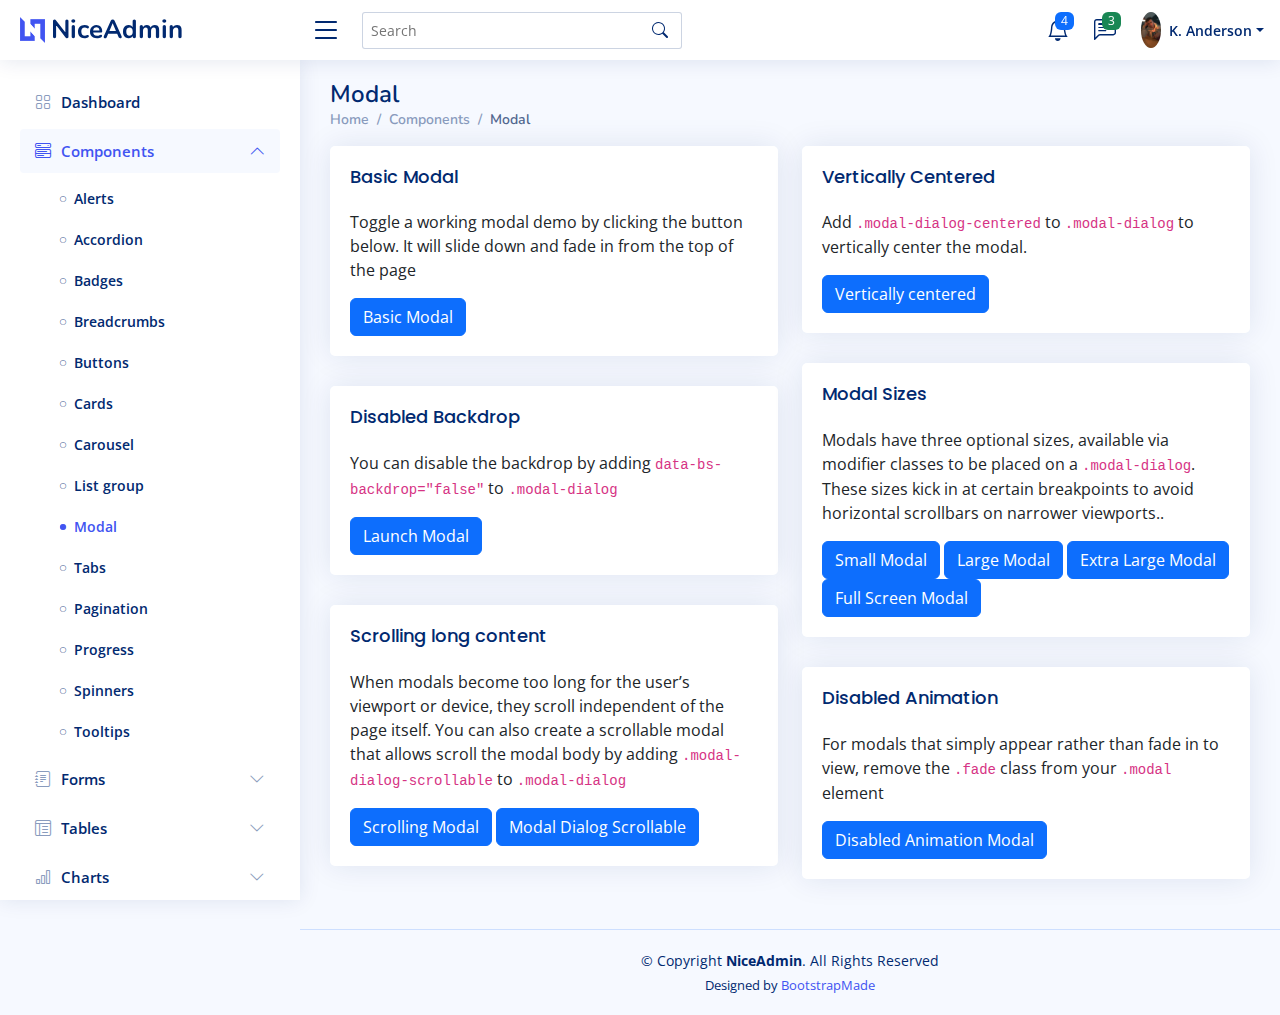
<file: portfolio/wwwroot/NiceAdmin/components-modal.html>
<!DOCTYPE html>
<html lang="en">

<head>
  <meta charset="utf-8">
  <meta content="width=device-width, initial-scale=1.0" name="viewport">

  <title>Components / Modal - NiceAdmin Bootstrap Template</title>
  <meta content="" name="description">
  <meta content="" name="keywords">

  <!-- Favicons -->
  <link href="assets/img/favicon.png" rel="icon">
  <link href="assets/img/apple-touch-icon.png" rel="apple-touch-icon">

  <!-- Google Fonts -->
  <link href="https://fonts.gstatic.com" rel="preconnect">
  <link href="https://fonts.googleapis.com/css?family=Open+Sans:300,300i,400,400i,600,600i,700,700i|Nunito:300,300i,400,400i,600,600i,700,700i|Poppins:300,300i,400,400i,500,500i,600,600i,700,700i" rel="stylesheet">

  <!-- Vendor CSS Files -->
  <link href="assets/vendor/bootstrap/css/bootstrap.min.css" rel="stylesheet">
  <link href="assets/vendor/bootstrap-icons/bootstrap-icons.css" rel="stylesheet">
  <link href="assets/vendor/boxicons/css/boxicons.min.css" rel="stylesheet">
  <link href="assets/vendor/quill/quill.snow.css" rel="stylesheet">
  <link href="assets/vendor/quill/quill.bubble.css" rel="stylesheet">
  <link href="assets/vendor/remixicon/remixicon.css" rel="stylesheet">
  <link href="assets/vendor/simple-datatables/style.css" rel="stylesheet">

  <!-- Template Main CSS File -->
  <link href="assets/css/style.css" rel="stylesheet">

  <!-- =======================================================
  * Template Name: NiceAdmin
  * Template URL: https://bootstrapmade.com/nice-admin-bootstrap-admin-html-template/
  * Updated: Apr 20 2024 with Bootstrap v5.3.3
  * Author: BootstrapMade.com
  * License: https://bootstrapmade.com/license/
  ======================================================== -->
</head>

<body>

  <!-- ======= Header ======= -->
  <header id="header" class="header fixed-top d-flex align-items-center">

    <div class="d-flex align-items-center justify-content-between">
      <a href="index.html" class="logo d-flex align-items-center">
        <img src="assets/img/logo.png" alt="">
        <span class="d-none d-lg-block">NiceAdmin</span>
      </a>
      <i class="bi bi-list toggle-sidebar-btn"></i>
    </div><!-- End Logo -->

    <div class="search-bar">
      <form class="search-form d-flex align-items-center" method="POST" action="#">
        <input type="text" name="query" placeholder="Search" title="Enter search keyword">
        <button type="submit" title="Search"><i class="bi bi-search"></i></button>
      </form>
    </div><!-- End Search Bar -->

    <nav class="header-nav ms-auto">
      <ul class="d-flex align-items-center">

        <li class="nav-item d-block d-lg-none">
          <a class="nav-link nav-icon search-bar-toggle " href="#">
            <i class="bi bi-search"></i>
          </a>
        </li><!-- End Search Icon-->

        <li class="nav-item dropdown">

          <a class="nav-link nav-icon" href="#" data-bs-toggle="dropdown">
            <i class="bi bi-bell"></i>
            <span class="badge bg-primary badge-number">4</span>
          </a><!-- End Notification Icon -->

          <ul class="dropdown-menu dropdown-menu-end dropdown-menu-arrow notifications">
            <li class="dropdown-header">
              You have 4 new notifications
              <a href="#"><span class="badge rounded-pill bg-primary p-2 ms-2">View all</span></a>
            </li>
            <li>
              <hr class="dropdown-divider">
            </li>

            <li class="notification-item">
              <i class="bi bi-exclamation-circle text-warning"></i>
              <div>
                <h4>Lorem Ipsum</h4>
                <p>Quae dolorem earum veritatis oditseno</p>
                <p>30 min. ago</p>
              </div>
            </li>

            <li>
              <hr class="dropdown-divider">
            </li>

            <li class="notification-item">
              <i class="bi bi-x-circle text-danger"></i>
              <div>
                <h4>Atque rerum nesciunt</h4>
                <p>Quae dolorem earum veritatis oditseno</p>
                <p>1 hr. ago</p>
              </div>
            </li>

            <li>
              <hr class="dropdown-divider">
            </li>

            <li class="notification-item">
              <i class="bi bi-check-circle text-success"></i>
              <div>
                <h4>Sit rerum fuga</h4>
                <p>Quae dolorem earum veritatis oditseno</p>
                <p>2 hrs. ago</p>
              </div>
            </li>

            <li>
              <hr class="dropdown-divider">
            </li>

            <li class="notification-item">
              <i class="bi bi-info-circle text-primary"></i>
              <div>
                <h4>Dicta reprehenderit</h4>
                <p>Quae dolorem earum veritatis oditseno</p>
                <p>4 hrs. ago</p>
              </div>
            </li>

            <li>
              <hr class="dropdown-divider">
            </li>
            <li class="dropdown-footer">
              <a href="#">Show all notifications</a>
            </li>

          </ul><!-- End Notification Dropdown Items -->

        </li><!-- End Notification Nav -->

        <li class="nav-item dropdown">

          <a class="nav-link nav-icon" href="#" data-bs-toggle="dropdown">
            <i class="bi bi-chat-left-text"></i>
            <span class="badge bg-success badge-number">3</span>
          </a><!-- End Messages Icon -->

          <ul class="dropdown-menu dropdown-menu-end dropdown-menu-arrow messages">
            <li class="dropdown-header">
              You have 3 new messages
              <a href="#"><span class="badge rounded-pill bg-primary p-2 ms-2">View all</span></a>
            </li>
            <li>
              <hr class="dropdown-divider">
            </li>

            <li class="message-item">
              <a href="#">
                <img src="assets/img/messages-1.jpg" alt="" class="rounded-circle">
                <div>
                  <h4>Maria Hudson</h4>
                  <p>Velit asperiores et ducimus soluta repudiandae labore officia est ut...</p>
                  <p>4 hrs. ago</p>
                </div>
              </a>
            </li>
            <li>
              <hr class="dropdown-divider">
            </li>

            <li class="message-item">
              <a href="#">
                <img src="assets/img/messages-2.jpg" alt="" class="rounded-circle">
                <div>
                  <h4>Anna Nelson</h4>
                  <p>Velit asperiores et ducimus soluta repudiandae labore officia est ut...</p>
                  <p>6 hrs. ago</p>
                </div>
              </a>
            </li>
            <li>
              <hr class="dropdown-divider">
            </li>

            <li class="message-item">
              <a href="#">
                <img src="assets/img/messages-3.jpg" alt="" class="rounded-circle">
                <div>
                  <h4>David Muldon</h4>
                  <p>Velit asperiores et ducimus soluta repudiandae labore officia est ut...</p>
                  <p>8 hrs. ago</p>
                </div>
              </a>
            </li>
            <li>
              <hr class="dropdown-divider">
            </li>

            <li class="dropdown-footer">
              <a href="#">Show all messages</a>
            </li>

          </ul><!-- End Messages Dropdown Items -->

        </li><!-- End Messages Nav -->

        <li class="nav-item dropdown pe-3">

          <a class="nav-link nav-profile d-flex align-items-center pe-0" href="#" data-bs-toggle="dropdown">
            <img src="assets/img/profile-img.jpg" alt="Profile" class="rounded-circle">
            <span class="d-none d-md-block dropdown-toggle ps-2">K. Anderson</span>
          </a><!-- End Profile Iamge Icon -->

          <ul class="dropdown-menu dropdown-menu-end dropdown-menu-arrow profile">
            <li class="dropdown-header">
              <h6>Kevin Anderson</h6>
              <span>Web Designer</span>
            </li>
            <li>
              <hr class="dropdown-divider">
            </li>

            <li>
              <a class="dropdown-item d-flex align-items-center" href="users-profile.html">
                <i class="bi bi-person"></i>
                <span>My Profile</span>
              </a>
            </li>
            <li>
              <hr class="dropdown-divider">
            </li>

            <li>
              <a class="dropdown-item d-flex align-items-center" href="users-profile.html">
                <i class="bi bi-gear"></i>
                <span>Account Settings</span>
              </a>
            </li>
            <li>
              <hr class="dropdown-divider">
            </li>

            <li>
              <a class="dropdown-item d-flex align-items-center" href="pages-faq.html">
                <i class="bi bi-question-circle"></i>
                <span>Need Help?</span>
              </a>
            </li>
            <li>
              <hr class="dropdown-divider">
            </li>

            <li>
              <a class="dropdown-item d-flex align-items-center" href="#">
                <i class="bi bi-box-arrow-right"></i>
                <span>Sign Out</span>
              </a>
            </li>

          </ul><!-- End Profile Dropdown Items -->
        </li><!-- End Profile Nav -->

      </ul>
    </nav><!-- End Icons Navigation -->

  </header><!-- End Header -->

  <!-- ======= Sidebar ======= -->
  <aside id="sidebar" class="sidebar">

    <ul class="sidebar-nav" id="sidebar-nav">

      <li class="nav-item">
        <a class="nav-link collapsed" href="index.html">
          <i class="bi bi-grid"></i>
          <span>Dashboard</span>
        </a>
      </li><!-- End Dashboard Nav -->

      <li class="nav-item">
        <a class="nav-link " data-bs-target="#components-nav" data-bs-toggle="collapse" href="#">
          <i class="bi bi-menu-button-wide"></i><span>Components</span><i class="bi bi-chevron-down ms-auto"></i>
        </a>
        <ul id="components-nav" class="nav-content collapse show" data-bs-parent="#sidebar-nav">
          <li>
            <a href="components-alerts.html">
              <i class="bi bi-circle"></i><span>Alerts</span>
            </a>
          </li>
          <li>
            <a href="components-accordion.html">
              <i class="bi bi-circle"></i><span>Accordion</span>
            </a>
          </li>
          <li>
            <a href="components-badges.html">
              <i class="bi bi-circle"></i><span>Badges</span>
            </a>
          </li>
          <li>
            <a href="components-breadcrumbs.html">
              <i class="bi bi-circle"></i><span>Breadcrumbs</span>
            </a>
          </li>
          <li>
            <a href="components-buttons.html">
              <i class="bi bi-circle"></i><span>Buttons</span>
            </a>
          </li>
          <li>
            <a href="components-cards.html">
              <i class="bi bi-circle"></i><span>Cards</span>
            </a>
          </li>
          <li>
            <a href="components-carousel.html">
              <i class="bi bi-circle"></i><span>Carousel</span>
            </a>
          </li>
          <li>
            <a href="components-list-group.html">
              <i class="bi bi-circle"></i><span>List group</span>
            </a>
          </li>
          <li>
            <a href="components-modal.html" class="active">
              <i class="bi bi-circle"></i><span>Modal</span>
            </a>
          </li>
          <li>
            <a href="components-tabs.html">
              <i class="bi bi-circle"></i><span>Tabs</span>
            </a>
          </li>
          <li>
            <a href="components-pagination.html">
              <i class="bi bi-circle"></i><span>Pagination</span>
            </a>
          </li>
          <li>
            <a href="components-progress.html">
              <i class="bi bi-circle"></i><span>Progress</span>
            </a>
          </li>
          <li>
            <a href="components-spinners.html">
              <i class="bi bi-circle"></i><span>Spinners</span>
            </a>
          </li>
          <li>
            <a href="components-tooltips.html">
              <i class="bi bi-circle"></i><span>Tooltips</span>
            </a>
          </li>
        </ul>
      </li><!-- End Components Nav -->

      <li class="nav-item">
        <a class="nav-link collapsed" data-bs-target="#forms-nav" data-bs-toggle="collapse" href="#">
          <i class="bi bi-journal-text"></i><span>Forms</span><i class="bi bi-chevron-down ms-auto"></i>
        </a>
        <ul id="forms-nav" class="nav-content collapse " data-bs-parent="#sidebar-nav">
          <li>
            <a href="forms-elements.html">
              <i class="bi bi-circle"></i><span>Form Elements</span>
            </a>
          </li>
          <li>
            <a href="forms-layouts.html">
              <i class="bi bi-circle"></i><span>Form Layouts</span>
            </a>
          </li>
          <li>
            <a href="forms-editors.html">
              <i class="bi bi-circle"></i><span>Form Editors</span>
            </a>
          </li>
          <li>
            <a href="forms-validation.html">
              <i class="bi bi-circle"></i><span>Form Validation</span>
            </a>
          </li>
        </ul>
      </li><!-- End Forms Nav -->

      <li class="nav-item">
        <a class="nav-link collapsed" data-bs-target="#tables-nav" data-bs-toggle="collapse" href="#">
          <i class="bi bi-layout-text-window-reverse"></i><span>Tables</span><i class="bi bi-chevron-down ms-auto"></i>
        </a>
        <ul id="tables-nav" class="nav-content collapse " data-bs-parent="#sidebar-nav">
          <li>
            <a href="tables-general.html">
              <i class="bi bi-circle"></i><span>General Tables</span>
            </a>
          </li>
          <li>
            <a href="tables-data.html">
              <i class="bi bi-circle"></i><span>Data Tables</span>
            </a>
          </li>
        </ul>
      </li><!-- End Tables Nav -->

      <li class="nav-item">
        <a class="nav-link collapsed" data-bs-target="#charts-nav" data-bs-toggle="collapse" href="#">
          <i class="bi bi-bar-chart"></i><span>Charts</span><i class="bi bi-chevron-down ms-auto"></i>
        </a>
        <ul id="charts-nav" class="nav-content collapse " data-bs-parent="#sidebar-nav">
          <li>
            <a href="charts-chartjs.html">
              <i class="bi bi-circle"></i><span>Chart.js</span>
            </a>
          </li>
          <li>
            <a href="charts-apexcharts.html">
              <i class="bi bi-circle"></i><span>ApexCharts</span>
            </a>
          </li>
          <li>
            <a href="charts-echarts.html">
              <i class="bi bi-circle"></i><span>ECharts</span>
            </a>
          </li>
        </ul>
      </li><!-- End Charts Nav -->

      <li class="nav-item">
        <a class="nav-link collapsed" data-bs-target="#icons-nav" data-bs-toggle="collapse" href="#">
          <i class="bi bi-gem"></i><span>Icons</span><i class="bi bi-chevron-down ms-auto"></i>
        </a>
        <ul id="icons-nav" class="nav-content collapse " data-bs-parent="#sidebar-nav">
          <li>
            <a href="icons-bootstrap.html">
              <i class="bi bi-circle"></i><span>Bootstrap Icons</span>
            </a>
          </li>
          <li>
            <a href="icons-remix.html">
              <i class="bi bi-circle"></i><span>Remix Icons</span>
            </a>
          </li>
          <li>
            <a href="icons-boxicons.html">
              <i class="bi bi-circle"></i><span>Boxicons</span>
            </a>
          </li>
        </ul>
      </li><!-- End Icons Nav -->

      <li class="nav-heading">Pages</li>

      <li class="nav-item">
        <a class="nav-link collapsed" href="users-profile.html">
          <i class="bi bi-person"></i>
          <span>Profile</span>
        </a>
      </li><!-- End Profile Page Nav -->

      <li class="nav-item">
        <a class="nav-link collapsed" href="pages-faq.html">
          <i class="bi bi-question-circle"></i>
          <span>F.A.Q</span>
        </a>
      </li><!-- End F.A.Q Page Nav -->

      <li class="nav-item">
        <a class="nav-link collapsed" href="pages-contact.html">
          <i class="bi bi-envelope"></i>
          <span>Contact</span>
        </a>
      </li><!-- End Contact Page Nav -->

      <li class="nav-item">
        <a class="nav-link collapsed" href="pages-register.html">
          <i class="bi bi-card-list"></i>
          <span>Register</span>
        </a>
      </li><!-- End Register Page Nav -->

      <li class="nav-item">
        <a class="nav-link collapsed" href="pages-login.html">
          <i class="bi bi-box-arrow-in-right"></i>
          <span>Login</span>
        </a>
      </li><!-- End Login Page Nav -->

      <li class="nav-item">
        <a class="nav-link collapsed" href="pages-error-404.html">
          <i class="bi bi-dash-circle"></i>
          <span>Error 404</span>
        </a>
      </li><!-- End Error 404 Page Nav -->

      <li class="nav-item">
        <a class="nav-link collapsed" href="pages-blank.html">
          <i class="bi bi-file-earmark"></i>
          <span>Blank</span>
        </a>
      </li><!-- End Blank Page Nav -->

    </ul>

  </aside><!-- End Sidebar-->

  <main id="main" class="main">

    <div class="pagetitle">
      <h1>Modal</h1>
      <nav>
        <ol class="breadcrumb">
          <li class="breadcrumb-item"><a href="index.html">Home</a></li>
          <li class="breadcrumb-item">Components</li>
          <li class="breadcrumb-item active">Modal</li>
        </ol>
      </nav>
    </div><!-- End Page Title -->

    <section class="section">
      <div class="row">
        <div class="col-lg-6">

          <div class="card">
            <div class="card-body">
              <h5 class="card-title">Basic Modal</h5>
              <p>Toggle a working modal demo by clicking the button below. It will slide down and fade in from the top of the page</p>

              <!-- Basic Modal -->
              <button type="button" class="btn btn-primary" data-bs-toggle="modal" data-bs-target="#basicModal">
                Basic Modal
              </button>
              <div class="modal fade" id="basicModal" tabindex="-1">
                <div class="modal-dialog">
                  <div class="modal-content">
                    <div class="modal-header">
                      <h5 class="modal-title">Basic Modal</h5>
                      <button type="button" class="btn-close" data-bs-dismiss="modal" aria-label="Close"></button>
                    </div>
                    <div class="modal-body">
                      Non omnis incidunt qui sed occaecati magni asperiores est mollitia. Soluta at et reprehenderit. Placeat autem numquam et fuga numquam. Tempora in facere consequatur sit dolor ipsum. Consequatur nemo amet incidunt est facilis. Dolorem neque recusandae quo sit molestias sint dignissimos.
                    </div>
                    <div class="modal-footer">
                      <button type="button" class="btn btn-secondary" data-bs-dismiss="modal">Close</button>
                      <button type="button" class="btn btn-primary">Save changes</button>
                    </div>
                  </div>
                </div>
              </div><!-- End Basic Modal-->

            </div>
          </div>

          <div class="card">
            <div class="card-body">
              <h5 class="card-title">Disabled Backdrop</h5>
              <p>You can disable the backdrop by adding <code>data-bs-backdrop="false"</code> to <code>.modal-dialog</code></p>

              <!-- Disabled Backdrop Modal -->
              <button type="button" class="btn btn-primary" data-bs-toggle="modal" data-bs-target="#disablebackdrop">
                Launch Modal
              </button>
              <div class="modal fade" id="disablebackdrop" tabindex="-1" data-bs-backdrop="false">
                <div class="modal-dialog">
                  <div class="modal-content">
                    <div class="modal-header">
                      <h5 class="modal-title">Disabled Backdrop</h5>
                      <button type="button" class="btn-close" data-bs-dismiss="modal" aria-label="Close"></button>
                    </div>
                    <div class="modal-body">
                      Non omnis incidunt qui sed occaecati magni asperiores est mollitia. Soluta at et reprehenderit. Placeat autem numquam et fuga numquam. Tempora in facere consequatur sit dolor ipsum. Consequatur nemo amet incidunt est facilis. Dolorem neque recusandae quo sit molestias sint dignissimos.
                    </div>
                    <div class="modal-footer">
                      <button type="button" class="btn btn-secondary" data-bs-dismiss="modal">Close</button>
                      <button type="button" class="btn btn-primary">Save changes</button>
                    </div>
                  </div>
                </div>
              </div><!-- End Disabled Backdrop Modal-->

            </div>
          </div>

          <div class="card">
            <div class="card-body">
              <h5 class="card-title">Scrolling long content</h5>
              <p>When modals become too long for the user’s viewport or device, they scroll independent of the page itself. You can also create a scrollable modal that allows scroll the modal body by adding <code>.modal-dialog-scrollable</code> to <code>.modal-dialog</code></p>

              <!-- Scrolling Modal -->
              <button type="button" class="btn btn-primary" data-bs-toggle="modal" data-bs-target="#scrollingModal">
                Scrolling Modal
              </button>
              <div class="modal fade" id="scrollingModal" tabindex="-1">
                <div class="modal-dialog">
                  <div class="modal-content">
                    <div class="modal-header">
                      <h5 class="modal-title">Scrolling Modal</h5>
                      <button type="button" class="btn-close" data-bs-dismiss="modal" aria-label="Close"></button>
                    </div>
                    <div class="modal-body" style="min-height: 1500px;">
                      Non omnis incidunt qui sed occaecati magni asperiores est mollitia. Soluta at et reprehenderit. Placeat autem numquam et fuga numquam. Tempora in facere consequatur sit dolor ipsum. Consequatur nemo amet incidunt est facilis. Dolorem neque recusandae quo sit molestias sint dignissimos.
                    </div>
                    <div class="modal-footer">
                      <button type="button" class="btn btn-secondary" data-bs-dismiss="modal">Close</button>
                      <button type="button" class="btn btn-primary">Save changes</button>
                    </div>
                  </div>
                </div>
              </div><!-- End Scrolling Modal-->

              <!-- Modal Dialog Scrollable -->
              <button type="button" class="btn btn-primary" data-bs-toggle="modal" data-bs-target="#modalDialogScrollable">
                Modal Dialog Scrollable
              </button>
              <div class="modal fade" id="modalDialogScrollable" tabindex="-1">
                <div class="modal-dialog modal-dialog-scrollable">
                  <div class="modal-content">
                    <div class="modal-header">
                      <h5 class="modal-title">Modal Dialog Scrollable</h5>
                      <button type="button" class="btn-close" data-bs-dismiss="modal" aria-label="Close"></button>
                    </div>
                    <div class="modal-body">
                      Non omnis incidunt qui sed occaecati magni asperiores est mollitia. Soluta at et reprehenderit. Placeat autem numquam et fuga numquam. Tempora in facere consequatur sit dolor ipsum. Consequatur nemo amet incidunt est facilis. Dolorem neque recusandae quo sit molestias sint dignissimos.
                      <br><br><br><br><br><br><br><br><br><br><br><br><br><br><br><br><br><br><br><br><br><br><br><br><br><br><br><br><br><br><br><br><br><br><br><br><br><br><br><br>
                      This content should appear at the bottom after you scroll.
                    </div>
                    <div class="modal-footer">
                      <button type="button" class="btn btn-secondary" data-bs-dismiss="modal">Close</button>
                      <button type="button" class="btn btn-primary">Save changes</button>
                    </div>
                  </div>
                </div>
              </div><!-- End Modal Dialog Scrollable-->

            </div>
          </div>

        </div>

        <div class="col-lg-6">

          <div class="card">
            <div class="card-body">
              <h5 class="card-title">Vertically Centered</h5>
              <p>Add <code>.modal-dialog-centered</code> to <code>.modal-dialog</code> to vertically center the modal.</p>

              <!-- Vertically centered Modal -->
              <button type="button" class="btn btn-primary" data-bs-toggle="modal" data-bs-target="#verticalycentered">
                Vertically centered
              </button>
              <div class="modal fade" id="verticalycentered" tabindex="-1">
                <div class="modal-dialog modal-dialog-centered">
                  <div class="modal-content">
                    <div class="modal-header">
                      <h5 class="modal-title">Vertically Centered</h5>
                      <button type="button" class="btn-close" data-bs-dismiss="modal" aria-label="Close"></button>
                    </div>
                    <div class="modal-body">
                      Non omnis incidunt qui sed occaecati magni asperiores est mollitia. Soluta at et reprehenderit. Placeat autem numquam et fuga numquam. Tempora in facere consequatur sit dolor ipsum. Consequatur nemo amet incidunt est facilis. Dolorem neque recusandae quo sit molestias sint dignissimos.
                    </div>
                    <div class="modal-footer">
                      <button type="button" class="btn btn-secondary" data-bs-dismiss="modal">Close</button>
                      <button type="button" class="btn btn-primary">Save changes</button>
                    </div>
                  </div>
                </div>
              </div><!-- End Vertically centered Modal-->

            </div>
          </div>

          <div class="card">
            <div class="card-body">
              <h5 class="card-title">Modal Sizes</h5>
              <p>Modals have three optional sizes, available via modifier classes to be placed on a <code>.modal-dialog</code>. These sizes kick in at certain breakpoints to avoid horizontal scrollbars on narrower viewports..</p>

              <!-- Small Modal -->
              <button type="button" class="btn btn-primary" data-bs-toggle="modal" data-bs-target="#smallModal">
                Small Modal
              </button>

              <div class="modal fade" id="smallModal" tabindex="-1">
                <div class="modal-dialog modal-sm">
                  <div class="modal-content">
                    <div class="modal-header">
                      <h5 class="modal-title">Small Modal</h5>
                      <button type="button" class="btn-close" data-bs-dismiss="modal" aria-label="Close"></button>
                    </div>
                    <div class="modal-body">
                      Non omnis incidunt qui sed occaecati magni asperiores est mollitia. Soluta at et reprehenderit. Placeat autem numquam et fuga numquam. Tempora in facere consequatur sit dolor ipsum. Consequatur nemo amet incidunt est facilis. Dolorem neque recusandae quo sit molestias sint dignissimos.
                    </div>
                    <div class="modal-footer">
                      <button type="button" class="btn btn-secondary" data-bs-dismiss="modal">Close</button>
                      <button type="button" class="btn btn-primary">Save changes</button>
                    </div>
                  </div>
                </div>
              </div><!-- End Small Modal-->

              <!-- Large Modal -->
              <button type="button" class="btn btn-primary" data-bs-toggle="modal" data-bs-target="#largeModal">
                Large Modal
              </button>

              <div class="modal fade" id="largeModal" tabindex="-1">
                <div class="modal-dialog modal-lg">
                  <div class="modal-content">
                    <div class="modal-header">
                      <h5 class="modal-title">Large Modal</h5>
                      <button type="button" class="btn-close" data-bs-dismiss="modal" aria-label="Close"></button>
                    </div>
                    <div class="modal-body">
                      Non omnis incidunt qui sed occaecati magni asperiores est mollitia. Soluta at et reprehenderit. Placeat autem numquam et fuga numquam. Tempora in facere consequatur sit dolor ipsum. Consequatur nemo amet incidunt est facilis. Dolorem neque recusandae quo sit molestias sint dignissimos.
                    </div>
                    <div class="modal-footer">
                      <button type="button" class="btn btn-secondary" data-bs-dismiss="modal">Close</button>
                      <button type="button" class="btn btn-primary">Save changes</button>
                    </div>
                  </div>
                </div>
              </div><!-- End Large Modal-->

              <!-- Extra Large Modal -->
              <button type="button" class="btn btn-primary" data-bs-toggle="modal" data-bs-target="#ExtralargeModal">
                Extra Large Modal
              </button>

              <div class="modal fade" id="ExtralargeModal" tabindex="-1">
                <div class="modal-dialog modal-xl">
                  <div class="modal-content">
                    <div class="modal-header">
                      <h5 class="modal-title">Extra Large Modal</h5>
                      <button type="button" class="btn-close" data-bs-dismiss="modal" aria-label="Close"></button>
                    </div>
                    <div class="modal-body">
                      Non omnis incidunt qui sed occaecati magni asperiores est mollitia. Soluta at et reprehenderit. Placeat autem numquam et fuga numquam. Tempora in facere consequatur sit dolor ipsum. Consequatur nemo amet incidunt est facilis. Dolorem neque recusandae quo sit molestias sint dignissimos.
                    </div>
                    <div class="modal-footer">
                      <button type="button" class="btn btn-secondary" data-bs-dismiss="modal">Close</button>
                      <button type="button" class="btn btn-primary">Save changes</button>
                    </div>
                  </div>
                </div>
              </div><!-- End Extra Large Modal-->

              <!-- Full Screen Modal -->
              <button type="button" class="btn btn-primary" data-bs-toggle="modal" data-bs-target="#fullscreenModal">
                Full Screen Modal
              </button>

              <div class="modal fade" id="fullscreenModal" tabindex="-1">
                <div class="modal-dialog modal-fullscreen">
                  <div class="modal-content">
                    <div class="modal-header">
                      <h5 class="modal-title">Full Screen Modal</h5>
                      <button type="button" class="btn-close" data-bs-dismiss="modal" aria-label="Close"></button>
                    </div>
                    <div class="modal-body">
                      Non omnis incidunt qui sed occaecati magni asperiores est mollitia. Soluta at et reprehenderit. Placeat autem numquam et fuga numquam. Tempora in facere consequatur sit dolor ipsum. Consequatur nemo amet incidunt est facilis. Dolorem neque recusandae quo sit molestias sint dignissimos.
                    </div>
                    <div class="modal-footer">
                      <button type="button" class="btn btn-secondary" data-bs-dismiss="modal">Close</button>
                      <button type="button" class="btn btn-primary">Save changes</button>
                    </div>
                  </div>
                </div>
              </div><!-- End Full Screen Modal-->

            </div>
          </div>

          <div class="card">
            <div class="card-body">
              <h5 class="card-title">Disabled Animation</h5>
              <p>For modals that simply appear rather than fade in to view, remove the <code>.fade</code> class from your <code>.modal</code> element </p>

              <!-- Disabled Animation Modal -->
              <button type="button" class="btn btn-primary" data-bs-toggle="modal" data-bs-target="#disabledAnimation">
                Disabled Animation Modal
              </button>
              <div class="modal" id="disabledAnimation" tabindex="-1">
                <div class="modal-dialog">
                  <div class="modal-content">
                    <div class="modal-header">
                      <h5 class="modal-title">Disabled Animation Modal</h5>
                      <button type="button" class="btn-close" data-bs-dismiss="modal" aria-label="Close"></button>
                    </div>
                    <div class="modal-body">
                      Non omnis incidunt qui sed occaecati magni asperiores est mollitia. Soluta at et reprehenderit. Placeat autem numquam et fuga numquam. Tempora in facere consequatur sit dolor ipsum. Consequatur nemo amet incidunt est facilis. Dolorem neque recusandae quo sit molestias sint dignissimos.
                    </div>
                    <div class="modal-footer">
                      <button type="button" class="btn btn-secondary" data-bs-dismiss="modal">Close</button>
                      <button type="button" class="btn btn-primary">Save changes</button>
                    </div>
                  </div>
                </div>
              </div><!-- End Disabled Animation Modal-->

            </div>
          </div>

        </div>
      </div>
    </section>

  </main><!-- End #main -->

  <!-- ======= Footer ======= -->
  <footer id="footer" class="footer">
    <div class="copyright">
      &copy; Copyright <strong><span>NiceAdmin</span></strong>. All Rights Reserved
    </div>
    <div class="credits">
      <!-- All the links in the footer should remain intact. -->
      <!-- You can delete the links only if you purchased the pro version. -->
      <!-- Licensing information: https://bootstrapmade.com/license/ -->
      <!-- Purchase the pro version with working PHP/AJAX contact form: https://bootstrapmade.com/nice-admin-bootstrap-admin-html-template/ -->
      Designed by <a href="https://bootstrapmade.com/">BootstrapMade</a>
    </div>
  </footer><!-- End Footer -->

  <a href="#" class="back-to-top d-flex align-items-center justify-content-center"><i class="bi bi-arrow-up-short"></i></a>

  <!-- Vendor JS Files -->
  <script src="assets/vendor/apexcharts/apexcharts.min.js"></script>
  <script src="assets/vendor/bootstrap/js/bootstrap.bundle.min.js"></script>
  <script src="assets/vendor/chart.js/chart.umd.js"></script>
  <script src="assets/vendor/echarts/echarts.min.js"></script>
  <script src="assets/vendor/quill/quill.js"></script>
  <script src="assets/vendor/simple-datatables/simple-datatables.js"></script>
  <script src="assets/vendor/tinymce/tinymce.min.js"></script>
  <script src="assets/vendor/php-email-form/validate.js"></script>

  <!-- Template Main JS File -->
  <script src="assets/js/main.js"></script>

</body>

</html>
</file>
<file: portfolio/wwwroot/NiceAdmin/assets/vendor/quill/quill.snow.css>
/*!
 * Quill Editor v2.0.1
 * https://quilljs.com
 * Copyright (c) 2017-2024, Slab
 * Copyright (c) 2014, Jason Chen
 * Copyright (c) 2013, salesforce.com
 */
.ql-container{box-sizing:border-box;font-family:Helvetica,Arial,sans-serif;font-size:13px;height:100%;margin:0;position:relative}.ql-container.ql-disabled .ql-tooltip{visibility:hidden}.ql-container:not(.ql-disabled) li[data-list=checked] > .ql-ui,.ql-container:not(.ql-disabled) li[data-list=unchecked] > .ql-ui{cursor:pointer}.ql-clipboard{left:-100000px;height:1px;overflow-y:hidden;position:absolute;top:50%}.ql-clipboard p{margin:0;padding:0}.ql-editor{box-sizing:border-box;counter-reset:list-0 list-1 list-2 list-3 list-4 list-5 list-6 list-7 list-8 list-9;line-height:1.42;height:100%;outline:none;overflow-y:auto;padding:12px 15px;tab-size:4;-moz-tab-size:4;text-align:left;white-space:pre-wrap;word-wrap:break-word}.ql-editor > *{cursor:text}.ql-editor p,.ql-editor ol,.ql-editor pre,.ql-editor blockquote,.ql-editor h1,.ql-editor h2,.ql-editor h3,.ql-editor h4,.ql-editor h5,.ql-editor h6{margin:0;padding:0}@supports (counter-set:none){.ql-editor p,.ql-editor h1,.ql-editor h2,.ql-editor h3,.ql-editor h4,.ql-editor h5,.ql-editor h6{counter-set:list-0 list-1 list-2 list-3 list-4 list-5 list-6 list-7 list-8 list-9}}@supports not (counter-set:none){.ql-editor p,.ql-editor h1,.ql-editor h2,.ql-editor h3,.ql-editor h4,.ql-editor h5,.ql-editor h6{counter-reset:list-0 list-1 list-2 list-3 list-4 list-5 list-6 list-7 list-8 list-9}}.ql-editor table{border-collapse:collapse}.ql-editor td{border:1px solid #000;padding:2px 5px}.ql-editor ol{padding-left:1.5em}.ql-editor li{list-style-type:none;padding-left:1.5em;position:relative}.ql-editor li > .ql-ui:before{display:inline-block;margin-left:-1.5em;margin-right:.3em;text-align:right;white-space:nowrap;width:1.2em}.ql-editor li[data-list=checked] > .ql-ui,.ql-editor li[data-list=unchecked] > .ql-ui{color:#777}.ql-editor li[data-list=bullet] > .ql-ui:before{content:'\2022'}.ql-editor li[data-list=checked] > .ql-ui:before{content:'\2611'}.ql-editor li[data-list=unchecked] > .ql-ui:before{content:'\2610'}@supports (counter-set:none){.ql-editor li[data-list]{counter-set:list-1 list-2 list-3 list-4 list-5 list-6 list-7 list-8 list-9}}@supports not (counter-set:none){.ql-editor li[data-list]{counter-reset:list-1 list-2 list-3 list-4 list-5 list-6 list-7 list-8 list-9}}.ql-editor li[data-list=ordered]{counter-increment:list-0}.ql-editor li[data-list=ordered] > .ql-ui:before{content:counter(list-0, decimal) '. '}.ql-editor li[data-list=ordered].ql-indent-1{counter-increment:list-1}.ql-editor li[data-list=ordered].ql-indent-1 > .ql-ui:before{content:counter(list-1, lower-alpha) '. '}@supports (counter-set:none){.ql-editor li[data-list].ql-indent-1{counter-set:list-2 list-3 list-4 list-5 list-6 list-7 list-8 list-9}}@supports not (counter-set:none){.ql-editor li[data-list].ql-indent-1{counter-reset:list-2 list-3 list-4 list-5 list-6 list-7 list-8 list-9}}.ql-editor li[data-list=ordered].ql-indent-2{counter-increment:list-2}.ql-editor li[data-list=ordered].ql-indent-2 > .ql-ui:before{content:counter(list-2, lower-roman) '. '}@supports (counter-set:none){.ql-editor li[data-list].ql-indent-2{counter-set:list-3 list-4 list-5 list-6 list-7 list-8 list-9}}@supports not (counter-set:none){.ql-editor li[data-list].ql-indent-2{counter-reset:list-3 list-4 list-5 list-6 list-7 list-8 list-9}}.ql-editor li[data-list=ordered].ql-indent-3{counter-increment:list-3}.ql-editor li[data-list=ordered].ql-indent-3 > .ql-ui:before{content:counter(list-3, decimal) '. '}@supports (counter-set:none){.ql-editor li[data-list].ql-indent-3{counter-set:list-4 list-5 list-6 list-7 list-8 list-9}}@supports not (counter-set:none){.ql-editor li[data-list].ql-indent-3{counter-reset:list-4 list-5 list-6 list-7 list-8 list-9}}.ql-editor li[data-list=ordered].ql-indent-4{counter-increment:list-4}.ql-editor li[data-list=ordered].ql-indent-4 > .ql-ui:before{content:counter(list-4, lower-alpha) '. '}@supports (counter-set:none){.ql-editor li[data-list].ql-indent-4{counter-set:list-5 list-6 list-7 list-8 list-9}}@supports not (counter-set:none){.ql-editor li[data-list].ql-indent-4{counter-reset:list-5 list-6 list-7 list-8 list-9}}.ql-editor li[data-list=ordered].ql-indent-5{counter-increment:list-5}.ql-editor li[data-list=ordered].ql-indent-5 > .ql-ui:before{content:counter(list-5, lower-roman) '. '}@supports (counter-set:none){.ql-editor li[data-list].ql-indent-5{counter-set:list-6 list-7 list-8 list-9}}@supports not (counter-set:none){.ql-editor li[data-list].ql-indent-5{counter-reset:list-6 list-7 list-8 list-9}}.ql-editor li[data-list=ordered].ql-indent-6{counter-increment:list-6}.ql-editor li[data-list=ordered].ql-indent-6 > .ql-ui:before{content:counter(list-6, decimal) '. '}@supports (counter-set:none){.ql-editor li[data-list].ql-indent-6{counter-set:list-7 list-8 list-9}}@supports not (counter-set:none){.ql-editor li[data-list].ql-indent-6{counter-reset:list-7 list-8 list-9}}.ql-editor li[data-list=ordered].ql-indent-7{counter-increment:list-7}.ql-editor li[data-list=ordered].ql-indent-7 > .ql-ui:before{content:counter(list-7, lower-alpha) '. '}@supports (counter-set:none){.ql-editor li[data-list].ql-indent-7{counter-set:list-8 list-9}}@supports not (counter-set:none){.ql-editor li[data-list].ql-indent-7{counter-reset:list-8 list-9}}.ql-editor li[data-list=ordered].ql-indent-8{counter-increment:list-8}.ql-editor li[data-list=ordered].ql-indent-8 > .ql-ui:before{content:counter(list-8, lower-roman) '. '}@supports (counter-set:none){.ql-editor li[data-list].ql-indent-8{counter-set:list-9}}@supports not (counter-set:none){.ql-editor li[data-list].ql-indent-8{counter-reset:list-9}}.ql-editor li[data-list=ordered].ql-indent-9{counter-increment:list-9}.ql-editor li[data-list=ordered].ql-indent-9 > .ql-ui:before{content:counter(list-9, decimal) '. '}.ql-editor .ql-indent-1:not(.ql-direction-rtl){padding-left:3em}.ql-editor li.ql-indent-1:not(.ql-direction-rtl){padding-left:4.5em}.ql-editor .ql-indent-1.ql-direction-rtl.ql-align-right{padding-right:3em}.ql-editor li.ql-indent-1.ql-direction-rtl.ql-align-right{padding-right:4.5em}.ql-editor .ql-indent-2:not(.ql-direction-rtl){padding-left:6em}.ql-editor li.ql-indent-2:not(.ql-direction-rtl){padding-left:7.5em}.ql-editor .ql-indent-2.ql-direction-rtl.ql-align-right{padding-right:6em}.ql-editor li.ql-indent-2.ql-direction-rtl.ql-align-right{padding-right:7.5em}.ql-editor .ql-indent-3:not(.ql-direction-rtl){padding-left:9em}.ql-editor li.ql-indent-3:not(.ql-direction-rtl){padding-left:10.5em}.ql-editor .ql-indent-3.ql-direction-rtl.ql-align-right{padding-right:9em}.ql-editor li.ql-indent-3.ql-direction-rtl.ql-align-right{padding-right:10.5em}.ql-editor .ql-indent-4:not(.ql-direction-rtl){padding-left:12em}.ql-editor li.ql-indent-4:not(.ql-direction-rtl){padding-left:13.5em}.ql-editor .ql-indent-4.ql-direction-rtl.ql-align-right{padding-right:12em}.ql-editor li.ql-indent-4.ql-direction-rtl.ql-align-right{padding-right:13.5em}.ql-editor .ql-indent-5:not(.ql-direction-rtl){padding-left:15em}.ql-editor li.ql-indent-5:not(.ql-direction-rtl){padding-left:16.5em}.ql-editor .ql-indent-5.ql-direction-rtl.ql-align-right{padding-right:15em}.ql-editor li.ql-indent-5.ql-direction-rtl.ql-align-right{padding-right:16.5em}.ql-editor .ql-indent-6:not(.ql-direction-rtl){padding-left:18em}.ql-editor li.ql-indent-6:not(.ql-direction-rtl){padding-left:19.5em}.ql-editor .ql-indent-6.ql-direction-rtl.ql-align-right{padding-right:18em}.ql-editor li.ql-indent-6.ql-direction-rtl.ql-align-right{padding-right:19.5em}.ql-editor .ql-indent-7:not(.ql-direction-rtl){padding-left:21em}.ql-editor li.ql-indent-7:not(.ql-direction-rtl){padding-left:22.5em}.ql-editor .ql-indent-7.ql-direction-rtl.ql-align-right{padding-right:21em}.ql-editor li.ql-indent-7.ql-direction-rtl.ql-align-right{padding-right:22.5em}.ql-editor .ql-indent-8:not(.ql-direction-rtl){padding-left:24em}.ql-editor li.ql-indent-8:not(.ql-direction-rtl){padding-left:25.5em}.ql-editor .ql-indent-8.ql-direction-rtl.ql-align-right{padding-right:24em}.ql-editor li.ql-indent-8.ql-direction-rtl.ql-align-right{padding-right:25.5em}.ql-editor .ql-indent-9:not(.ql-direction-rtl){padding-left:27em}.ql-editor li.ql-indent-9:not(.ql-direction-rtl){padding-left:28.5em}.ql-editor .ql-indent-9.ql-direction-rtl.ql-align-right{padding-right:27em}.ql-editor li.ql-indent-9.ql-direction-rtl.ql-align-right{padding-right:28.5em}.ql-editor li.ql-direction-rtl{padding-right:1.5em}.ql-editor li.ql-direction-rtl > .ql-ui:before{margin-left:.3em;margin-right:-1.5em;text-align:left}.ql-editor table{table-layout:fixed;width:100%}.ql-editor table td{outline:none}.ql-editor .ql-code-block-container{font-family:monospace}.ql-editor .ql-video{display:block;max-width:100%}.ql-editor .ql-video.ql-align-center{margin:0 auto}.ql-editor .ql-video.ql-align-right{margin:0 0 0 auto}.ql-editor .ql-bg-black{background-color:#000}.ql-editor .ql-bg-red{background-color:#e60000}.ql-editor .ql-bg-orange{background-color:#f90}.ql-editor .ql-bg-yellow{background-color:#ff0}.ql-editor .ql-bg-green{background-color:#008a00}.ql-editor .ql-bg-blue{background-color:#06c}.ql-editor .ql-bg-purple{background-color:#93f}.ql-editor .ql-color-white{color:#fff}.ql-editor .ql-color-red{color:#e60000}.ql-editor .ql-color-orange{color:#f90}.ql-editor .ql-color-yellow{color:#ff0}.ql-editor .ql-color-green{color:#008a00}.ql-editor .ql-color-blue{color:#06c}.ql-editor .ql-color-purple{color:#93f}.ql-editor .ql-font-serif{font-family:Georgia,Times New Roman,serif}.ql-editor .ql-font-monospace{font-family:Monaco,Courier New,monospace}.ql-editor .ql-size-small{font-size:.75em}.ql-editor .ql-size-large{font-size:1.5em}.ql-editor .ql-size-huge{font-size:2.5em}.ql-editor .ql-direction-rtl{direction:rtl;text-align:inherit}.ql-editor .ql-align-center{text-align:center}.ql-editor .ql-align-justify{text-align:justify}.ql-editor .ql-align-right{text-align:right}.ql-editor .ql-ui{position:absolute}.ql-editor.ql-blank::before{color:rgba(0,0,0,0.6);content:attr(data-placeholder);font-style:italic;left:15px;pointer-events:none;position:absolute;right:15px}.ql-snow.ql-toolbar:after,.ql-snow .ql-toolbar:after{clear:both;content:'';display:table}.ql-snow.ql-toolbar button,.ql-snow .ql-toolbar button{background:none;border:none;cursor:pointer;display:inline-block;float:left;height:24px;padding:3px 5px;width:28px}.ql-snow.ql-toolbar button svg,.ql-snow .ql-toolbar button svg{float:left;height:100%}.ql-snow.ql-toolbar button:active:hover,.ql-snow .ql-toolbar button:active:hover{outline:none}.ql-snow.ql-toolbar input.ql-image[type=file],.ql-snow .ql-toolbar input.ql-image[type=file]{display:none}.ql-snow.ql-toolbar button:hover,.ql-snow .ql-toolbar button:hover,.ql-snow.ql-toolbar button:focus,.ql-snow .ql-toolbar button:focus,.ql-snow.ql-toolbar button.ql-active,.ql-snow .ql-toolbar button.ql-active,.ql-snow.ql-toolbar .ql-picker-label:hover,.ql-snow .ql-toolbar .ql-picker-label:hover,.ql-snow.ql-toolbar .ql-picker-label.ql-active,.ql-snow .ql-toolbar .ql-picker-label.ql-active,.ql-snow.ql-toolbar .ql-picker-item:hover,.ql-snow .ql-toolbar .ql-picker-item:hover,.ql-snow.ql-toolbar .ql-picker-item.ql-selected,.ql-snow .ql-toolbar .ql-picker-item.ql-selected{color:#06c}.ql-snow.ql-toolbar button:hover .ql-fill,.ql-snow .ql-toolbar button:hover .ql-fill,.ql-snow.ql-toolbar button:focus .ql-fill,.ql-snow .ql-toolbar button:focus .ql-fill,.ql-snow.ql-toolbar button.ql-active .ql-fill,.ql-snow .ql-toolbar button.ql-active .ql-fill,.ql-snow.ql-toolbar .ql-picker-label:hover .ql-fill,.ql-snow .ql-toolbar .ql-picker-label:hover .ql-fill,.ql-snow.ql-toolbar .ql-picker-label.ql-active .ql-fill,.ql-snow .ql-toolbar .ql-picker-label.ql-active .ql-fill,.ql-snow.ql-toolbar .ql-picker-item:hover .ql-fill,.ql-snow .ql-toolbar .ql-picker-item:hover .ql-fill,.ql-snow.ql-toolbar .ql-picker-item.ql-selected .ql-fill,.ql-snow .ql-toolbar .ql-picker-item.ql-selected .ql-fill,.ql-snow.ql-toolbar button:hover .ql-stroke.ql-fill,.ql-snow .ql-toolbar button:hover .ql-stroke.ql-fill,.ql-snow.ql-toolbar button:focus .ql-stroke.ql-fill,.ql-snow .ql-toolbar button:focus .ql-stroke.ql-fill,.ql-snow.ql-toolbar button.ql-active .ql-stroke.ql-fill,.ql-snow .ql-toolbar button.ql-active .ql-stroke.ql-fill,.ql-snow.ql-toolbar .ql-picker-label:hover .ql-stroke.ql-fill,.ql-snow .ql-toolbar .ql-picker-label:hover .ql-stroke.ql-fill,.ql-snow.ql-toolbar .ql-picker-label.ql-active .ql-stroke.ql-fill,.ql-snow .ql-toolbar .ql-picker-label.ql-active .ql-stroke.ql-fill,.ql-snow.ql-toolbar .ql-picker-item:hover .ql-stroke.ql-fill,.ql-snow .ql-toolbar .ql-picker-item:hover .ql-stroke.ql-fill,.ql-snow.ql-toolbar .ql-picker-item.ql-selected .ql-stroke.ql-fill,.ql-snow .ql-toolbar .ql-picker-item.ql-selected .ql-stroke.ql-fill{fill:#06c}.ql-snow.ql-toolbar button:hover .ql-stroke,.ql-snow .ql-toolbar button:hover .ql-stroke,.ql-snow.ql-toolbar button:focus .ql-stroke,.ql-snow .ql-toolbar button:focus .ql-stroke,.ql-snow.ql-toolbar button.ql-active .ql-stroke,.ql-snow .ql-toolbar button.ql-active .ql-stroke,.ql-snow.ql-toolbar .ql-picker-label:hover .ql-stroke,.ql-snow .ql-toolbar .ql-picker-label:hover .ql-stroke,.ql-snow.ql-toolbar .ql-picker-label.ql-active .ql-stroke,.ql-snow .ql-toolbar .ql-picker-label.ql-active .ql-stroke,.ql-snow.ql-toolbar .ql-picker-item:hover .ql-stroke,.ql-snow .ql-toolbar .ql-picker-item:hover .ql-stroke,.ql-snow.ql-toolbar .ql-picker-item.ql-selected .ql-stroke,.ql-snow .ql-toolbar .ql-picker-item.ql-selected .ql-stroke,.ql-snow.ql-toolbar button:hover .ql-stroke-miter,.ql-snow .ql-toolbar button:hover .ql-stroke-miter,.ql-snow.ql-toolbar button:focus .ql-stroke-miter,.ql-snow .ql-toolbar button:focus .ql-stroke-miter,.ql-snow.ql-toolbar button.ql-active .ql-stroke-miter,.ql-snow .ql-toolbar button.ql-active .ql-stroke-miter,.ql-snow.ql-toolbar .ql-picker-label:hover .ql-stroke-miter,.ql-snow .ql-toolbar .ql-picker-label:hover .ql-stroke-miter,.ql-snow.ql-toolbar .ql-picker-label.ql-active .ql-stroke-miter,.ql-snow .ql-toolbar .ql-picker-label.ql-active .ql-stroke-miter,.ql-snow.ql-toolbar .ql-picker-item:hover .ql-stroke-miter,.ql-snow .ql-toolbar .ql-picker-item:hover .ql-stroke-miter,.ql-snow.ql-toolbar .ql-picker-item.ql-selected .ql-stroke-miter,.ql-snow .ql-toolbar .ql-picker-item.ql-selected .ql-stroke-miter{stroke:#06c}@media (pointer:coarse){.ql-snow.ql-toolbar button:hover:not(.ql-active),.ql-snow .ql-toolbar button:hover:not(.ql-active){color:#444}.ql-snow.ql-toolbar button:hover:not(.ql-active) .ql-fill,.ql-snow .ql-toolbar button:hover:not(.ql-active) .ql-fill,.ql-snow.ql-toolbar button:hover:not(.ql-active) .ql-stroke.ql-fill,.ql-snow .ql-toolbar button:hover:not(.ql-active) .ql-stroke.ql-fill{fill:#444}.ql-snow.ql-toolbar button:hover:not(.ql-active) .ql-stroke,.ql-snow .ql-toolbar button:hover:not(.ql-active) .ql-stroke,.ql-snow.ql-toolbar button:hover:not(.ql-active) .ql-stroke-miter,.ql-snow .ql-toolbar button:hover:not(.ql-active) .ql-stroke-miter{stroke:#444}}.ql-snow{box-sizing:border-box}.ql-snow *{box-sizing:border-box}.ql-snow .ql-hidden{display:none}.ql-snow .ql-out-bottom,.ql-snow .ql-out-top{visibility:hidden}.ql-snow .ql-tooltip{position:absolute;transform:translateY(10px)}.ql-snow .ql-tooltip a{cursor:pointer;text-decoration:none}.ql-snow .ql-tooltip.ql-flip{transform:translateY(-10px)}.ql-snow .ql-formats{display:inline-block;vertical-align:middle}.ql-snow .ql-formats:after{clear:both;content:'';display:table}.ql-snow .ql-stroke{fill:none;stroke:#444;stroke-linecap:round;stroke-linejoin:round;stroke-width:2}.ql-snow .ql-stroke-miter{fill:none;stroke:#444;stroke-miterlimit:10;stroke-width:2}.ql-snow .ql-fill,.ql-snow .ql-stroke.ql-fill{fill:#444}.ql-snow .ql-empty{fill:none}.ql-snow .ql-even{fill-rule:evenodd}.ql-snow .ql-thin,.ql-snow .ql-stroke.ql-thin{stroke-width:1}.ql-snow .ql-transparent{opacity:.4}.ql-snow .ql-direction svg:last-child{display:none}.ql-snow .ql-direction.ql-active svg:last-child{display:inline}.ql-snow .ql-direction.ql-active svg:first-child{display:none}.ql-snow .ql-editor h1{font-size:2em}.ql-snow .ql-editor h2{font-size:1.5em}.ql-snow .ql-editor h3{font-size:1.17em}.ql-snow .ql-editor h4{font-size:1em}.ql-snow .ql-editor h5{font-size:.83em}.ql-snow .ql-editor h6{font-size:.67em}.ql-snow .ql-editor a{text-decoration:underline}.ql-snow .ql-editor blockquote{border-left:4px solid #ccc;margin-bottom:5px;margin-top:5px;padding-left:16px}.ql-snow .ql-editor code,.ql-snow .ql-editor .ql-code-block-container{background-color:#f0f0f0;border-radius:3px}.ql-snow .ql-editor .ql-code-block-container{margin-bottom:5px;margin-top:5px;padding:5px 10px}.ql-snow .ql-editor code{font-size:85%;padding:2px 4px}.ql-snow .ql-editor .ql-code-block-container{background-color:#23241f;color:#f8f8f2;overflow:visible}.ql-snow .ql-editor img{max-width:100%}.ql-snow .ql-picker{color:#444;display:inline-block;float:left;font-size:14px;font-weight:500;height:24px;position:relative;vertical-align:middle}.ql-snow .ql-picker-label{cursor:pointer;display:inline-block;height:100%;padding-left:8px;padding-right:2px;position:relative;width:100%}.ql-snow .ql-picker-label::before{display:inline-block;line-height:22px}.ql-snow .ql-picker-options{background-color:#fff;display:none;min-width:100%;padding:4px 8px;position:absolute;white-space:nowrap}.ql-snow .ql-picker-options .ql-picker-item{cursor:pointer;display:block;padding-bottom:5px;padding-top:5px}.ql-snow .ql-picker.ql-expanded .ql-picker-label{color:#ccc;z-index:2}.ql-snow .ql-picker.ql-expanded .ql-picker-label .ql-fill{fill:#ccc}.ql-snow .ql-picker.ql-expanded .ql-picker-label .ql-stroke{stroke:#ccc}.ql-snow .ql-picker.ql-expanded .ql-picker-options{display:block;margin-top:-1px;top:100%;z-index:1}.ql-snow .ql-color-picker,.ql-snow .ql-icon-picker{width:28px}.ql-snow .ql-color-picker .ql-picker-label,.ql-snow .ql-icon-picker .ql-picker-label{padding:2px 4px}.ql-snow .ql-color-picker .ql-picker-label svg,.ql-snow .ql-icon-picker .ql-picker-label svg{right:4px}.ql-snow .ql-icon-picker .ql-picker-options{padding:4px 0}.ql-snow .ql-icon-picker .ql-picker-item{height:24px;width:24px;padding:2px 4px}.ql-snow .ql-color-picker .ql-picker-options{padding:3px 5px;width:152px}.ql-snow .ql-color-picker .ql-picker-item{border:1px solid transparent;float:left;height:16px;margin:2px;padding:0;width:16px}.ql-snow .ql-picker:not(.ql-color-picker):not(.ql-icon-picker) svg{position:absolute;margin-top:-9px;right:0;top:50%;width:18px}.ql-snow .ql-picker.ql-header .ql-picker-label[data-label]:not([data-label=''])::before,.ql-snow .ql-picker.ql-font .ql-picker-label[data-label]:not([data-label=''])::before,.ql-snow .ql-picker.ql-size .ql-picker-label[data-label]:not([data-label=''])::before,.ql-snow .ql-picker.ql-header .ql-picker-item[data-label]:not([data-label=''])::before,.ql-snow .ql-picker.ql-font .ql-picker-item[data-label]:not([data-label=''])::before,.ql-snow .ql-picker.ql-size .ql-picker-item[data-label]:not([data-label=''])::before{content:attr(data-label)}.ql-snow .ql-picker.ql-header{width:98px}.ql-snow .ql-picker.ql-header .ql-picker-label::before,.ql-snow .ql-picker.ql-header .ql-picker-item::before{content:'Normal'}.ql-snow .ql-picker.ql-header .ql-picker-label[data-value="1"]::before,.ql-snow .ql-picker.ql-header .ql-picker-item[data-value="1"]::before{content:'Heading 1'}.ql-snow .ql-picker.ql-header .ql-picker-label[data-value="2"]::before,.ql-snow .ql-picker.ql-header .ql-picker-item[data-value="2"]::before{content:'Heading 2'}.ql-snow .ql-picker.ql-header .ql-picker-label[data-value="3"]::before,.ql-snow .ql-picker.ql-header .ql-picker-item[data-value="3"]::before{content:'Heading 3'}.ql-snow .ql-picker.ql-header .ql-picker-label[data-value="4"]::before,.ql-snow .ql-picker.ql-header .ql-picker-item[data-value="4"]::before{content:'Heading 4'}.ql-snow .ql-picker.ql-header .ql-picker-label[data-value="5"]::before,.ql-snow .ql-picker.ql-header .ql-picker-item[data-value="5"]::before{content:'Heading 5'}.ql-snow .ql-picker.ql-header .ql-picker-label[data-value="6"]::before,.ql-snow .ql-picker.ql-header .ql-picker-item[data-value="6"]::before{content:'Heading 6'}.ql-snow .ql-picker.ql-header .ql-picker-item[data-value="1"]::before{font-size:2em}.ql-snow .ql-picker.ql-header .ql-picker-item[data-value="2"]::before{font-size:1.5em}.ql-snow .ql-picker.ql-header .ql-picker-item[data-value="3"]::before{font-size:1.17em}.ql-snow .ql-picker.ql-header .ql-picker-item[data-value="4"]::before{font-size:1em}.ql-snow .ql-picker.ql-header .ql-picker-item[data-value="5"]::before{font-size:.83em}.ql-snow .ql-picker.ql-header .ql-picker-item[data-value="6"]::before{font-size:.67em}.ql-snow .ql-picker.ql-font{width:108px}.ql-snow .ql-picker.ql-font .ql-picker-label::before,.ql-snow .ql-picker.ql-font .ql-picker-item::before{content:'Sans Serif'}.ql-snow .ql-picker.ql-font .ql-picker-label[data-value=serif]::before,.ql-snow .ql-picker.ql-font .ql-picker-item[data-value=serif]::before{content:'Serif'}.ql-snow .ql-picker.ql-font .ql-picker-label[data-value=monospace]::before,.ql-snow .ql-picker.ql-font .ql-picker-item[data-value=monospace]::before{content:'Monospace'}.ql-snow .ql-picker.ql-font .ql-picker-item[data-value=serif]::before{font-family:Georgia,Times New Roman,serif}.ql-snow .ql-picker.ql-font .ql-picker-item[data-value=monospace]::before{font-family:Monaco,Courier New,monospace}.ql-snow .ql-picker.ql-size{width:98px}.ql-snow .ql-picker.ql-size .ql-picker-label::before,.ql-snow .ql-picker.ql-size .ql-picker-item::before{content:'Normal'}.ql-snow .ql-picker.ql-size .ql-picker-label[data-value=small]::before,.ql-snow .ql-picker.ql-size .ql-picker-item[data-value=small]::before{content:'Small'}.ql-snow .ql-picker.ql-size .ql-picker-label[data-value=large]::before,.ql-snow .ql-picker.ql-size .ql-picker-item[data-value=large]::before{content:'Large'}.ql-snow .ql-picker.ql-size .ql-picker-label[data-value=huge]::before,.ql-snow .ql-picker.ql-size .ql-picker-item[data-value=huge]::before{content:'Huge'}.ql-snow .ql-picker.ql-size .ql-picker-item[data-value=small]::before{font-size:10px}.ql-snow .ql-picker.ql-size .ql-picker-item[data-value=large]::before{font-size:18px}.ql-snow .ql-picker.ql-size .ql-picker-item[data-value=huge]::before{font-size:32px}.ql-snow .ql-color-picker.ql-background .ql-picker-item{background-color:#fff}.ql-snow .ql-color-picker.ql-color .ql-picker-item{background-color:#000}.ql-code-block-container{position:relative}.ql-code-block-container .ql-ui{right:5px;top:5px}.ql-toolbar.ql-snow{border:1px solid #ccc;box-sizing:border-box;font-family:'Helvetica Neue','Helvetica','Arial',sans-serif;padding:8px}.ql-toolbar.ql-snow .ql-formats{margin-right:15px}.ql-toolbar.ql-snow .ql-picker-label{border:1px solid transparent}.ql-toolbar.ql-snow .ql-picker-options{border:1px solid transparent;box-shadow:rgba(0,0,0,0.2) 0 2px 8px}.ql-toolbar.ql-snow .ql-picker.ql-expanded .ql-picker-label{border-color:#ccc}.ql-toolbar.ql-snow .ql-picker.ql-expanded .ql-picker-options{border-color:#ccc}.ql-toolbar.ql-snow .ql-color-picker .ql-picker-item.ql-selected,.ql-toolbar.ql-snow .ql-color-picker .ql-picker-item:hover{border-color:#000}.ql-toolbar.ql-snow + .ql-container.ql-snow{border-top:0}.ql-snow .ql-tooltip{background-color:#fff;border:1px solid #ccc;box-shadow:0 0 5px #ddd;color:#444;padding:5px 12px;white-space:nowrap}.ql-snow .ql-tooltip::before{content:"Visit URL:";line-height:26px;margin-right:8px}.ql-snow .ql-tooltip input[type=text]{display:none;border:1px solid #ccc;font-size:13px;height:26px;margin:0;padding:3px 5px;width:170px}.ql-snow .ql-tooltip a.ql-preview{display:inline-block;max-width:200px;overflow-x:hidden;text-overflow:ellipsis;vertical-align:top}.ql-snow .ql-tooltip a.ql-action::after{border-right:1px solid #ccc;content:'Edit';margin-left:16px;padding-right:8px}.ql-snow .ql-tooltip a.ql-remove::before{content:'Remove';margin-left:8px}.ql-snow .ql-tooltip a{line-height:26px}.ql-snow .ql-tooltip.ql-editing a.ql-preview,.ql-snow .ql-tooltip.ql-editing a.ql-remove{display:none}.ql-snow .ql-tooltip.ql-editing input[type=text]{display:inline-block}.ql-snow .ql-tooltip.ql-editing a.ql-action::after{border-right:0;content:'Save';padding-right:0}.ql-snow .ql-tooltip[data-mode=link]::before{content:"Enter link:"}.ql-snow .ql-tooltip[data-mode=formula]::before{content:"Enter formula:"}.ql-snow .ql-tooltip[data-mode=video]::before{content:"Enter video:"}.ql-snow a{color:#06c}.ql-container.ql-snow{border:1px solid #ccc}

/*# sourceMappingURL=quill.snow.css.map*/
</file>
<file: portfolio/wwwroot/NiceAdmin/assets/vendor/quill/quill.bubble.css>
/*!
 * Quill Editor v2.0.1
 * https://quilljs.com
 * Copyright (c) 2017-2024, Slab
 * Copyright (c) 2014, Jason Chen
 * Copyright (c) 2013, salesforce.com
 */
.ql-container{box-sizing:border-box;font-family:Helvetica,Arial,sans-serif;font-size:13px;height:100%;margin:0;position:relative}.ql-container.ql-disabled .ql-tooltip{visibility:hidden}.ql-container:not(.ql-disabled) li[data-list=checked] > .ql-ui,.ql-container:not(.ql-disabled) li[data-list=unchecked] > .ql-ui{cursor:pointer}.ql-clipboard{left:-100000px;height:1px;overflow-y:hidden;position:absolute;top:50%}.ql-clipboard p{margin:0;padding:0}.ql-editor{box-sizing:border-box;counter-reset:list-0 list-1 list-2 list-3 list-4 list-5 list-6 list-7 list-8 list-9;line-height:1.42;height:100%;outline:none;overflow-y:auto;padding:12px 15px;tab-size:4;-moz-tab-size:4;text-align:left;white-space:pre-wrap;word-wrap:break-word}.ql-editor > *{cursor:text}.ql-editor p,.ql-editor ol,.ql-editor pre,.ql-editor blockquote,.ql-editor h1,.ql-editor h2,.ql-editor h3,.ql-editor h4,.ql-editor h5,.ql-editor h6{margin:0;padding:0}@supports (counter-set:none){.ql-editor p,.ql-editor h1,.ql-editor h2,.ql-editor h3,.ql-editor h4,.ql-editor h5,.ql-editor h6{counter-set:list-0 list-1 list-2 list-3 list-4 list-5 list-6 list-7 list-8 list-9}}@supports not (counter-set:none){.ql-editor p,.ql-editor h1,.ql-editor h2,.ql-editor h3,.ql-editor h4,.ql-editor h5,.ql-editor h6{counter-reset:list-0 list-1 list-2 list-3 list-4 list-5 list-6 list-7 list-8 list-9}}.ql-editor table{border-collapse:collapse}.ql-editor td{border:1px solid #000;padding:2px 5px}.ql-editor ol{padding-left:1.5em}.ql-editor li{list-style-type:none;padding-left:1.5em;position:relative}.ql-editor li > .ql-ui:before{display:inline-block;margin-left:-1.5em;margin-right:.3em;text-align:right;white-space:nowrap;width:1.2em}.ql-editor li[data-list=checked] > .ql-ui,.ql-editor li[data-list=unchecked] > .ql-ui{color:#777}.ql-editor li[data-list=bullet] > .ql-ui:before{content:'\2022'}.ql-editor li[data-list=checked] > .ql-ui:before{content:'\2611'}.ql-editor li[data-list=unchecked] > .ql-ui:before{content:'\2610'}@supports (counter-set:none){.ql-editor li[data-list]{counter-set:list-1 list-2 list-3 list-4 list-5 list-6 list-7 list-8 list-9}}@supports not (counter-set:none){.ql-editor li[data-list]{counter-reset:list-1 list-2 list-3 list-4 list-5 list-6 list-7 list-8 list-9}}.ql-editor li[data-list=ordered]{counter-increment:list-0}.ql-editor li[data-list=ordered] > .ql-ui:before{content:counter(list-0, decimal) '. '}.ql-editor li[data-list=ordered].ql-indent-1{counter-increment:list-1}.ql-editor li[data-list=ordered].ql-indent-1 > .ql-ui:before{content:counter(list-1, lower-alpha) '. '}@supports (counter-set:none){.ql-editor li[data-list].ql-indent-1{counter-set:list-2 list-3 list-4 list-5 list-6 list-7 list-8 list-9}}@supports not (counter-set:none){.ql-editor li[data-list].ql-indent-1{counter-reset:list-2 list-3 list-4 list-5 list-6 list-7 list-8 list-9}}.ql-editor li[data-list=ordered].ql-indent-2{counter-increment:list-2}.ql-editor li[data-list=ordered].ql-indent-2 > .ql-ui:before{content:counter(list-2, lower-roman) '. '}@supports (counter-set:none){.ql-editor li[data-list].ql-indent-2{counter-set:list-3 list-4 list-5 list-6 list-7 list-8 list-9}}@supports not (counter-set:none){.ql-editor li[data-list].ql-indent-2{counter-reset:list-3 list-4 list-5 list-6 list-7 list-8 list-9}}.ql-editor li[data-list=ordered].ql-indent-3{counter-increment:list-3}.ql-editor li[data-list=ordered].ql-indent-3 > .ql-ui:before{content:counter(list-3, decimal) '. '}@supports (counter-set:none){.ql-editor li[data-list].ql-indent-3{counter-set:list-4 list-5 list-6 list-7 list-8 list-9}}@supports not (counter-set:none){.ql-editor li[data-list].ql-indent-3{counter-reset:list-4 list-5 list-6 list-7 list-8 list-9}}.ql-editor li[data-list=ordered].ql-indent-4{counter-increment:list-4}.ql-editor li[data-list=ordered].ql-indent-4 > .ql-ui:before{content:counter(list-4, lower-alpha) '. '}@supports (counter-set:none){.ql-editor li[data-list].ql-indent-4{counter-set:list-5 list-6 list-7 list-8 list-9}}@supports not (counter-set:none){.ql-editor li[data-list].ql-indent-4{counter-reset:list-5 list-6 list-7 list-8 list-9}}.ql-editor li[data-list=ordered].ql-indent-5{counter-increment:list-5}.ql-editor li[data-list=ordered].ql-indent-5 > .ql-ui:before{content:counter(list-5, lower-roman) '. '}@supports (counter-set:none){.ql-editor li[data-list].ql-indent-5{counter-set:list-6 list-7 list-8 list-9}}@supports not (counter-set:none){.ql-editor li[data-list].ql-indent-5{counter-reset:list-6 list-7 list-8 list-9}}.ql-editor li[data-list=ordered].ql-indent-6{counter-increment:list-6}.ql-editor li[data-list=ordered].ql-indent-6 > .ql-ui:before{content:counter(list-6, decimal) '. '}@supports (counter-set:none){.ql-editor li[data-list].ql-indent-6{counter-set:list-7 list-8 list-9}}@supports not (counter-set:none){.ql-editor li[data-list].ql-indent-6{counter-reset:list-7 list-8 list-9}}.ql-editor li[data-list=ordered].ql-indent-7{counter-increment:list-7}.ql-editor li[data-list=ordered].ql-indent-7 > .ql-ui:before{content:counter(list-7, lower-alpha) '. '}@supports (counter-set:none){.ql-editor li[data-list].ql-indent-7{counter-set:list-8 list-9}}@supports not (counter-set:none){.ql-editor li[data-list].ql-indent-7{counter-reset:list-8 list-9}}.ql-editor li[data-list=ordered].ql-indent-8{counter-increment:list-8}.ql-editor li[data-list=ordered].ql-indent-8 > .ql-ui:before{content:counter(list-8, lower-roman) '. '}@supports (counter-set:none){.ql-editor li[data-list].ql-indent-8{counter-set:list-9}}@supports not (counter-set:none){.ql-editor li[data-list].ql-indent-8{counter-reset:list-9}}.ql-editor li[data-list=ordered].ql-indent-9{counter-increment:list-9}.ql-editor li[data-list=ordered].ql-indent-9 > .ql-ui:before{content:counter(list-9, decimal) '. '}.ql-editor .ql-indent-1:not(.ql-direction-rtl){padding-left:3em}.ql-editor li.ql-indent-1:not(.ql-direction-rtl){padding-left:4.5em}.ql-editor .ql-indent-1.ql-direction-rtl.ql-align-right{padding-right:3em}.ql-editor li.ql-indent-1.ql-direction-rtl.ql-align-right{padding-right:4.5em}.ql-editor .ql-indent-2:not(.ql-direction-rtl){padding-left:6em}.ql-editor li.ql-indent-2:not(.ql-direction-rtl){padding-left:7.5em}.ql-editor .ql-indent-2.ql-direction-rtl.ql-align-right{padding-right:6em}.ql-editor li.ql-indent-2.ql-direction-rtl.ql-align-right{padding-right:7.5em}.ql-editor .ql-indent-3:not(.ql-direction-rtl){padding-left:9em}.ql-editor li.ql-indent-3:not(.ql-direction-rtl){padding-left:10.5em}.ql-editor .ql-indent-3.ql-direction-rtl.ql-align-right{padding-right:9em}.ql-editor li.ql-indent-3.ql-direction-rtl.ql-align-right{padding-right:10.5em}.ql-editor .ql-indent-4:not(.ql-direction-rtl){padding-left:12em}.ql-editor li.ql-indent-4:not(.ql-direction-rtl){padding-left:13.5em}.ql-editor .ql-indent-4.ql-direction-rtl.ql-align-right{padding-right:12em}.ql-editor li.ql-indent-4.ql-direction-rtl.ql-align-right{padding-right:13.5em}.ql-editor .ql-indent-5:not(.ql-direction-rtl){padding-left:15em}.ql-editor li.ql-indent-5:not(.ql-direction-rtl){padding-left:16.5em}.ql-editor .ql-indent-5.ql-direction-rtl.ql-align-right{padding-right:15em}.ql-editor li.ql-indent-5.ql-direction-rtl.ql-align-right{padding-right:16.5em}.ql-editor .ql-indent-6:not(.ql-direction-rtl){padding-left:18em}.ql-editor li.ql-indent-6:not(.ql-direction-rtl){padding-left:19.5em}.ql-editor .ql-indent-6.ql-direction-rtl.ql-align-right{padding-right:18em}.ql-editor li.ql-indent-6.ql-direction-rtl.ql-align-right{padding-right:19.5em}.ql-editor .ql-indent-7:not(.ql-direction-rtl){padding-left:21em}.ql-editor li.ql-indent-7:not(.ql-direction-rtl){padding-left:22.5em}.ql-editor .ql-indent-7.ql-direction-rtl.ql-align-right{padding-right:21em}.ql-editor li.ql-indent-7.ql-direction-rtl.ql-align-right{padding-right:22.5em}.ql-editor .ql-indent-8:not(.ql-direction-rtl){padding-left:24em}.ql-editor li.ql-indent-8:not(.ql-direction-rtl){padding-left:25.5em}.ql-editor .ql-indent-8.ql-direction-rtl.ql-align-right{padding-right:24em}.ql-editor li.ql-indent-8.ql-direction-rtl.ql-align-right{padding-right:25.5em}.ql-editor .ql-indent-9:not(.ql-direction-rtl){padding-left:27em}.ql-editor li.ql-indent-9:not(.ql-direction-rtl){padding-left:28.5em}.ql-editor .ql-indent-9.ql-direction-rtl.ql-align-right{padding-right:27em}.ql-editor li.ql-indent-9.ql-direction-rtl.ql-align-right{padding-right:28.5em}.ql-editor li.ql-direction-rtl{padding-right:1.5em}.ql-editor li.ql-direction-rtl > .ql-ui:before{margin-left:.3em;margin-right:-1.5em;text-align:left}.ql-editor table{table-layout:fixed;width:100%}.ql-editor table td{outline:none}.ql-editor .ql-code-block-container{font-family:monospace}.ql-editor .ql-video{display:block;max-width:100%}.ql-editor .ql-video.ql-align-center{margin:0 auto}.ql-editor .ql-video.ql-align-right{margin:0 0 0 auto}.ql-editor .ql-bg-black{background-color:#000}.ql-editor .ql-bg-red{background-color:#e60000}.ql-editor .ql-bg-orange{background-color:#f90}.ql-editor .ql-bg-yellow{background-color:#ff0}.ql-editor .ql-bg-green{background-color:#008a00}.ql-editor .ql-bg-blue{background-color:#06c}.ql-editor .ql-bg-purple{background-color:#93f}.ql-editor .ql-color-white{color:#fff}.ql-editor .ql-color-red{color:#e60000}.ql-editor .ql-color-orange{color:#f90}.ql-editor .ql-color-yellow{color:#ff0}.ql-editor .ql-color-green{color:#008a00}.ql-editor .ql-color-blue{color:#06c}.ql-editor .ql-color-purple{color:#93f}.ql-editor .ql-font-serif{font-family:Georgia,Times New Roman,serif}.ql-editor .ql-font-monospace{font-family:Monaco,Courier New,monospace}.ql-editor .ql-size-small{font-size:.75em}.ql-editor .ql-size-large{font-size:1.5em}.ql-editor .ql-size-huge{font-size:2.5em}.ql-editor .ql-direction-rtl{direction:rtl;text-align:inherit}.ql-editor .ql-align-center{text-align:center}.ql-editor .ql-align-justify{text-align:justify}.ql-editor .ql-align-right{text-align:right}.ql-editor .ql-ui{position:absolute}.ql-editor.ql-blank::before{color:rgba(0,0,0,0.6);content:attr(data-placeholder);font-style:italic;left:15px;pointer-events:none;position:absolute;right:15px}.ql-bubble.ql-toolbar:after,.ql-bubble .ql-toolbar:after{clear:both;content:'';display:table}.ql-bubble.ql-toolbar button,.ql-bubble .ql-toolbar button{background:none;border:none;cursor:pointer;display:inline-block;float:left;height:24px;padding:3px 5px;width:28px}.ql-bubble.ql-toolbar button svg,.ql-bubble .ql-toolbar button svg{float:left;height:100%}.ql-bubble.ql-toolbar button:active:hover,.ql-bubble .ql-toolbar button:active:hover{outline:none}.ql-bubble.ql-toolbar input.ql-image[type=file],.ql-bubble .ql-toolbar input.ql-image[type=file]{display:none}.ql-bubble.ql-toolbar button:hover,.ql-bubble .ql-toolbar button:hover,.ql-bubble.ql-toolbar button:focus,.ql-bubble .ql-toolbar button:focus,.ql-bubble.ql-toolbar button.ql-active,.ql-bubble .ql-toolbar button.ql-active,.ql-bubble.ql-toolbar .ql-picker-label:hover,.ql-bubble .ql-toolbar .ql-picker-label:hover,.ql-bubble.ql-toolbar .ql-picker-label.ql-active,.ql-bubble .ql-toolbar .ql-picker-label.ql-active,.ql-bubble.ql-toolbar .ql-picker-item:hover,.ql-bubble .ql-toolbar .ql-picker-item:hover,.ql-bubble.ql-toolbar .ql-picker-item.ql-selected,.ql-bubble .ql-toolbar .ql-picker-item.ql-selected{color:#fff}.ql-bubble.ql-toolbar button:hover .ql-fill,.ql-bubble .ql-toolbar button:hover .ql-fill,.ql-bubble.ql-toolbar button:focus .ql-fill,.ql-bubble .ql-toolbar button:focus .ql-fill,.ql-bubble.ql-toolbar button.ql-active .ql-fill,.ql-bubble .ql-toolbar button.ql-active .ql-fill,.ql-bubble.ql-toolbar .ql-picker-label:hover .ql-fill,.ql-bubble .ql-toolbar .ql-picker-label:hover .ql-fill,.ql-bubble.ql-toolbar .ql-picker-label.ql-active .ql-fill,.ql-bubble .ql-toolbar .ql-picker-label.ql-active .ql-fill,.ql-bubble.ql-toolbar .ql-picker-item:hover .ql-fill,.ql-bubble .ql-toolbar .ql-picker-item:hover .ql-fill,.ql-bubble.ql-toolbar .ql-picker-item.ql-selected .ql-fill,.ql-bubble .ql-toolbar .ql-picker-item.ql-selected .ql-fill,.ql-bubble.ql-toolbar button:hover .ql-stroke.ql-fill,.ql-bubble .ql-toolbar button:hover .ql-stroke.ql-fill,.ql-bubble.ql-toolbar button:focus .ql-stroke.ql-fill,.ql-bubble .ql-toolbar button:focus .ql-stroke.ql-fill,.ql-bubble.ql-toolbar button.ql-active .ql-stroke.ql-fill,.ql-bubble .ql-toolbar button.ql-active .ql-stroke.ql-fill,.ql-bubble.ql-toolbar .ql-picker-label:hover .ql-stroke.ql-fill,.ql-bubble .ql-toolbar .ql-picker-label:hover .ql-stroke.ql-fill,.ql-bubble.ql-toolbar .ql-picker-label.ql-active .ql-stroke.ql-fill,.ql-bubble .ql-toolbar .ql-picker-label.ql-active .ql-stroke.ql-fill,.ql-bubble.ql-toolbar .ql-picker-item:hover .ql-stroke.ql-fill,.ql-bubble .ql-toolbar .ql-picker-item:hover .ql-stroke.ql-fill,.ql-bubble.ql-toolbar .ql-picker-item.ql-selected .ql-stroke.ql-fill,.ql-bubble .ql-toolbar .ql-picker-item.ql-selected .ql-stroke.ql-fill{fill:#fff}.ql-bubble.ql-toolbar button:hover .ql-stroke,.ql-bubble .ql-toolbar button:hover .ql-stroke,.ql-bubble.ql-toolbar button:focus .ql-stroke,.ql-bubble .ql-toolbar button:focus .ql-stroke,.ql-bubble.ql-toolbar button.ql-active .ql-stroke,.ql-bubble .ql-toolbar button.ql-active .ql-stroke,.ql-bubble.ql-toolbar .ql-picker-label:hover .ql-stroke,.ql-bubble .ql-toolbar .ql-picker-label:hover .ql-stroke,.ql-bubble.ql-toolbar .ql-picker-label.ql-active .ql-stroke,.ql-bubble .ql-toolbar .ql-picker-label.ql-active .ql-stroke,.ql-bubble.ql-toolbar .ql-picker-item:hover .ql-stroke,.ql-bubble .ql-toolbar .ql-picker-item:hover .ql-stroke,.ql-bubble.ql-toolbar .ql-picker-item.ql-selected .ql-stroke,.ql-bubble .ql-toolbar .ql-picker-item.ql-selected .ql-stroke,.ql-bubble.ql-toolbar button:hover .ql-stroke-miter,.ql-bubble .ql-toolbar button:hover .ql-stroke-miter,.ql-bubble.ql-toolbar button:focus .ql-stroke-miter,.ql-bubble .ql-toolbar button:focus .ql-stroke-miter,.ql-bubble.ql-toolbar button.ql-active .ql-stroke-miter,.ql-bubble .ql-toolbar button.ql-active .ql-stroke-miter,.ql-bubble.ql-toolbar .ql-picker-label:hover .ql-stroke-miter,.ql-bubble .ql-toolbar .ql-picker-label:hover .ql-stroke-miter,.ql-bubble.ql-toolbar .ql-picker-label.ql-active .ql-stroke-miter,.ql-bubble .ql-toolbar .ql-picker-label.ql-active .ql-stroke-miter,.ql-bubble.ql-toolbar .ql-picker-item:hover .ql-stroke-miter,.ql-bubble .ql-toolbar .ql-picker-item:hover .ql-stroke-miter,.ql-bubble.ql-toolbar .ql-picker-item.ql-selected .ql-stroke-miter,.ql-bubble .ql-toolbar .ql-picker-item.ql-selected .ql-stroke-miter{stroke:#fff}@media (pointer:coarse){.ql-bubble.ql-toolbar button:hover:not(.ql-active),.ql-bubble .ql-toolbar button:hover:not(.ql-active){color:#ccc}.ql-bubble.ql-toolbar button:hover:not(.ql-active) .ql-fill,.ql-bubble .ql-toolbar button:hover:not(.ql-active) .ql-fill,.ql-bubble.ql-toolbar button:hover:not(.ql-active) .ql-stroke.ql-fill,.ql-bubble .ql-toolbar button:hover:not(.ql-active) .ql-stroke.ql-fill{fill:#ccc}.ql-bubble.ql-toolbar button:hover:not(.ql-active) .ql-stroke,.ql-bubble .ql-toolbar button:hover:not(.ql-active) .ql-stroke,.ql-bubble.ql-toolbar button:hover:not(.ql-active) .ql-stroke-miter,.ql-bubble .ql-toolbar button:hover:not(.ql-active) .ql-stroke-miter{stroke:#ccc}}.ql-bubble{box-sizing:border-box}.ql-bubble *{box-sizing:border-box}.ql-bubble .ql-hidden{display:none}.ql-bubble .ql-out-bottom,.ql-bubble .ql-out-top{visibility:hidden}.ql-bubble .ql-tooltip{position:absolute;transform:translateY(10px)}.ql-bubble .ql-tooltip a{cursor:pointer;text-decoration:none}.ql-bubble .ql-tooltip.ql-flip{transform:translateY(-10px)}.ql-bubble .ql-formats{display:inline-block;vertical-align:middle}.ql-bubble .ql-formats:after{clear:both;content:'';display:table}.ql-bubble .ql-stroke{fill:none;stroke:#ccc;stroke-linecap:round;stroke-linejoin:round;stroke-width:2}.ql-bubble .ql-stroke-miter{fill:none;stroke:#ccc;stroke-miterlimit:10;stroke-width:2}.ql-bubble .ql-fill,.ql-bubble .ql-stroke.ql-fill{fill:#ccc}.ql-bubble .ql-empty{fill:none}.ql-bubble .ql-even{fill-rule:evenodd}.ql-bubble .ql-thin,.ql-bubble .ql-stroke.ql-thin{stroke-width:1}.ql-bubble .ql-transparent{opacity:.4}.ql-bubble .ql-direction svg:last-child{display:none}.ql-bubble .ql-direction.ql-active svg:last-child{display:inline}.ql-bubble .ql-direction.ql-active svg:first-child{display:none}.ql-bubble .ql-editor h1{font-size:2em}.ql-bubble .ql-editor h2{font-size:1.5em}.ql-bubble .ql-editor h3{font-size:1.17em}.ql-bubble .ql-editor h4{font-size:1em}.ql-bubble .ql-editor h5{font-size:.83em}.ql-bubble .ql-editor h6{font-size:.67em}.ql-bubble .ql-editor a{text-decoration:underline}.ql-bubble .ql-editor blockquote{border-left:4px solid #ccc;margin-bottom:5px;margin-top:5px;padding-left:16px}.ql-bubble .ql-editor code,.ql-bubble .ql-editor .ql-code-block-container{background-color:#f0f0f0;border-radius:3px}.ql-bubble .ql-editor .ql-code-block-container{margin-bottom:5px;margin-top:5px;padding:5px 10px}.ql-bubble .ql-editor code{font-size:85%;padding:2px 4px}.ql-bubble .ql-editor .ql-code-block-container{background-color:#23241f;color:#f8f8f2;overflow:visible}.ql-bubble .ql-editor img{max-width:100%}.ql-bubble .ql-picker{color:#ccc;display:inline-block;float:left;font-size:14px;font-weight:500;height:24px;position:relative;vertical-align:middle}.ql-bubble .ql-picker-label{cursor:pointer;display:inline-block;height:100%;padding-left:8px;padding-right:2px;position:relative;width:100%}.ql-bubble .ql-picker-label::before{display:inline-block;line-height:22px}.ql-bubble .ql-picker-options{background-color:#444;display:none;min-width:100%;padding:4px 8px;position:absolute;white-space:nowrap}.ql-bubble .ql-picker-options .ql-picker-item{cursor:pointer;display:block;padding-bottom:5px;padding-top:5px}.ql-bubble .ql-picker.ql-expanded .ql-picker-label{color:#777;z-index:2}.ql-bubble .ql-picker.ql-expanded .ql-picker-label .ql-fill{fill:#777}.ql-bubble .ql-picker.ql-expanded .ql-picker-label .ql-stroke{stroke:#777}.ql-bubble .ql-picker.ql-expanded .ql-picker-options{display:block;margin-top:-1px;top:100%;z-index:1}.ql-bubble .ql-color-picker,.ql-bubble .ql-icon-picker{width:28px}.ql-bubble .ql-color-picker .ql-picker-label,.ql-bubble .ql-icon-picker .ql-picker-label{padding:2px 4px}.ql-bubble .ql-color-picker .ql-picker-label svg,.ql-bubble .ql-icon-picker .ql-picker-label svg{right:4px}.ql-bubble .ql-icon-picker .ql-picker-options{padding:4px 0}.ql-bubble .ql-icon-picker .ql-picker-item{height:24px;width:24px;padding:2px 4px}.ql-bubble .ql-color-picker .ql-picker-options{padding:3px 5px;width:152px}.ql-bubble .ql-color-picker .ql-picker-item{border:1px solid transparent;float:left;height:16px;margin:2px;padding:0;width:16px}.ql-bubble .ql-picker:not(.ql-color-picker):not(.ql-icon-picker) svg{position:absolute;margin-top:-9px;right:0;top:50%;width:18px}.ql-bubble .ql-picker.ql-header .ql-picker-label[data-label]:not([data-label=''])::before,.ql-bubble .ql-picker.ql-font .ql-picker-label[data-label]:not([data-label=''])::before,.ql-bubble .ql-picker.ql-size .ql-picker-label[data-label]:not([data-label=''])::before,.ql-bubble .ql-picker.ql-header .ql-picker-item[data-label]:not([data-label=''])::before,.ql-bubble .ql-picker.ql-font .ql-picker-item[data-label]:not([data-label=''])::before,.ql-bubble .ql-picker.ql-size .ql-picker-item[data-label]:not([data-label=''])::before{content:attr(data-label)}.ql-bubble .ql-picker.ql-header{width:98px}.ql-bubble .ql-picker.ql-header .ql-picker-label::before,.ql-bubble .ql-picker.ql-header .ql-picker-item::before{content:'Normal'}.ql-bubble .ql-picker.ql-header .ql-picker-label[data-value="1"]::before,.ql-bubble .ql-picker.ql-header .ql-picker-item[data-value="1"]::before{content:'Heading 1'}.ql-bubble .ql-picker.ql-header .ql-picker-label[data-value="2"]::before,.ql-bubble .ql-picker.ql-header .ql-picker-item[data-value="2"]::before{content:'Heading 2'}.ql-bubble .ql-picker.ql-header .ql-picker-label[data-value="3"]::before,.ql-bubble .ql-picker.ql-header .ql-picker-item[data-value="3"]::before{content:'Heading 3'}.ql-bubble .ql-picker.ql-header .ql-picker-label[data-value="4"]::before,.ql-bubble .ql-picker.ql-header .ql-picker-item[data-value="4"]::before{content:'Heading 4'}.ql-bubble .ql-picker.ql-header .ql-picker-label[data-value="5"]::before,.ql-bubble .ql-picker.ql-header .ql-picker-item[data-value="5"]::before{content:'Heading 5'}.ql-bubble .ql-picker.ql-header .ql-picker-label[data-value="6"]::before,.ql-bubble .ql-picker.ql-header .ql-picker-item[data-value="6"]::before{content:'Heading 6'}.ql-bubble .ql-picker.ql-header .ql-picker-item[data-value="1"]::before{font-size:2em}.ql-bubble .ql-picker.ql-header .ql-picker-item[data-value="2"]::before{font-size:1.5em}.ql-bubble .ql-picker.ql-header .ql-picker-item[data-value="3"]::before{font-size:1.17em}.ql-bubble .ql-picker.ql-header .ql-picker-item[data-value="4"]::before{font-size:1em}.ql-bubble .ql-picker.ql-header .ql-picker-item[data-value="5"]::before{font-size:.83em}.ql-bubble .ql-picker.ql-header .ql-picker-item[data-value="6"]::before{font-size:.67em}.ql-bubble .ql-picker.ql-font{width:108px}.ql-bubble .ql-picker.ql-font .ql-picker-label::before,.ql-bubble .ql-picker.ql-font .ql-picker-item::before{content:'Sans Serif'}.ql-bubble .ql-picker.ql-font .ql-picker-label[data-value=serif]::before,.ql-bubble .ql-picker.ql-font .ql-picker-item[data-value=serif]::before{content:'Serif'}.ql-bubble .ql-picker.ql-font .ql-picker-label[data-value=monospace]::before,.ql-bubble .ql-picker.ql-font .ql-picker-item[data-value=monospace]::before{content:'Monospace'}.ql-bubble .ql-picker.ql-font .ql-picker-item[data-value=serif]::before{font-family:Georgia,Times New Roman,serif}.ql-bubble .ql-picker.ql-font .ql-picker-item[data-value=monospace]::before{font-family:Monaco,Courier New,monospace}.ql-bubble .ql-picker.ql-size{width:98px}.ql-bubble .ql-picker.ql-size .ql-picker-label::before,.ql-bubble .ql-picker.ql-size .ql-picker-item::before{content:'Normal'}.ql-bubble .ql-picker.ql-size .ql-picker-label[data-value=small]::before,.ql-bubble .ql-picker.ql-size .ql-picker-item[data-value=small]::before{content:'Small'}.ql-bubble .ql-picker.ql-size .ql-picker-label[data-value=large]::before,.ql-bubble .ql-picker.ql-size .ql-picker-item[data-value=large]::before{content:'Large'}.ql-bubble .ql-picker.ql-size .ql-picker-label[data-value=huge]::before,.ql-bubble .ql-picker.ql-size .ql-picker-item[data-value=huge]::before{content:'Huge'}.ql-bubble .ql-picker.ql-size .ql-picker-item[data-value=small]::before{font-size:10px}.ql-bubble .ql-picker.ql-size .ql-picker-item[data-value=large]::before{font-size:18px}.ql-bubble .ql-picker.ql-size .ql-picker-item[data-value=huge]::before{font-size:32px}.ql-bubble .ql-color-picker.ql-background .ql-picker-item{background-color:#fff}.ql-bubble .ql-color-picker.ql-color .ql-picker-item{background-color:#000}.ql-code-block-container{position:relative}.ql-code-block-container .ql-ui{right:5px;top:5px}.ql-bubble .ql-toolbar .ql-formats{margin:8px 12px 8px 0}.ql-bubble .ql-toolbar .ql-formats:first-child{margin-left:12px}.ql-bubble .ql-color-picker svg{margin:1px}.ql-bubble .ql-color-picker .ql-picker-item.ql-selected,.ql-bubble .ql-color-picker .ql-picker-item:hover{border-color:#fff}.ql-bubble .ql-tooltip{background-color:#444;border-radius:25px;color:#fff}.ql-bubble .ql-tooltip-arrow{border-left:6px solid transparent;border-right:6px solid transparent;content:" ";display:block;left:50%;margin-left:-6px;position:absolute}.ql-bubble .ql-tooltip:not(.ql-flip) .ql-tooltip-arrow{border-bottom:6px solid #444;top:-6px}.ql-bubble .ql-tooltip.ql-flip .ql-tooltip-arrow{border-top:6px solid #444;bottom:-6px}.ql-bubble .ql-tooltip.ql-editing .ql-tooltip-editor{display:block}.ql-bubble .ql-tooltip.ql-editing .ql-formats{visibility:hidden}.ql-bubble .ql-tooltip-editor{display:none}.ql-bubble .ql-tooltip-editor input[type=text]{background:transparent;border:none;color:#fff;font-size:13px;height:100%;outline:none;padding:10px 20px;position:absolute;width:100%}.ql-bubble .ql-tooltip-editor a{top:10px;position:absolute;right:20px}.ql-bubble .ql-tooltip-editor a:before{color:#ccc;content:"\00D7";font-size:16px;font-weight:bold}.ql-container.ql-bubble:not(.ql-disabled) a:not(.ql-close){position:relative;white-space:nowrap}.ql-container.ql-bubble:not(.ql-disabled) a:not(.ql-close)::before{background-color:#444;border-radius:15px;top:-5px;font-size:12px;color:#fff;content:attr(href);font-weight:normal;overflow:hidden;padding:5px 15px;text-decoration:none;z-index:1}.ql-container.ql-bubble:not(.ql-disabled) a:not(.ql-close)::after{border-top:6px solid #444;border-left:6px solid transparent;border-right:6px solid transparent;top:0;content:" ";height:0;width:0}.ql-container.ql-bubble:not(.ql-disabled) a:not(.ql-close)::before,.ql-container.ql-bubble:not(.ql-disabled) a:not(.ql-close)::after{left:0;margin-left:50%;position:absolute;transform:translate(-50%,-100%);transition:visibility 0s ease 200ms;visibility:hidden}.ql-container.ql-bubble:not(.ql-disabled) a:not(.ql-close):hover::before,.ql-container.ql-bubble:not(.ql-disabled) a:not(.ql-close):hover::after{visibility:visible}

/*# sourceMappingURL=quill.bubble.css.map*/
</file>
<file: portfolio/wwwroot/NiceAdmin/assets/vendor/simple-datatables/style.css>
.datatable-wrapper.no-header .datatable-container {
	border-top: 1px solid #d9d9d9;
}

.datatable-wrapper.no-footer .datatable-container {
	border-bottom: 1px solid #d9d9d9;
}

.datatable-top,
.datatable-bottom {
	padding: 8px 10px;
}

.datatable-top > nav:first-child,
.datatable-top > div:first-child,
.datatable-bottom > nav:first-child,
.datatable-bottom > div:first-child {
	float: left;
}

.datatable-top > nav:last-child,
.datatable-top > div:not(first-child),
.datatable-bottom > nav:last-child,
.datatable-bottom > div:last-child {
	float: right;
}

.datatable-selector {
	padding: 6px;
}

.datatable-input {
	padding: 6px 12px;
}

.datatable-info {
	margin: 7px 0;
}

/* PAGER */
.datatable-pagination ul {
	margin: 0;
	padding-left: 0;
}

.datatable-pagination li {
	list-style: none;
	float: left;
}

.datatable-pagination li.datatable-hidden {
    visibility: hidden;
}

.datatable-pagination a,
.datatable-pagination button {
	border: 1px solid transparent;
	float: left;
	margin-left: 2px;
	padding: 6px 12px;
	position: relative;
	text-decoration: none;
	color: #333;
    cursor: pointer;
}

.datatable-pagination a:hover,
.datatable-pagination button:hover {
	background-color: #d9d9d9;
}

.datatable-pagination .datatable-active a,
.datatable-pagination .datatable-active a:focus,
.datatable-pagination .datatable-active a:hover,
.datatable-pagination .datatable-active button,
.datatable-pagination .datatable-active button:focus,
.datatable-pagination .datatable-active button:hover {
	background-color: #d9d9d9;
	cursor: default;
}

.datatable-pagination .datatable-ellipsis a,
.datatable-pagination .datatable-disabled a,
.datatable-pagination .datatable-disabled a:focus,
.datatable-pagination .datatable-disabled a:hover,
.datatable-pagination .datatable-ellipsis button,
.datatable-pagination .datatable-disabled button,
.datatable-pagination .datatable-disabled button:focus,
.datatable-pagination .datatable-disabled button:hover {
    pointer-events: none;
    cursor: default;
}

.datatable-pagination .datatable-disabled a,
.datatable-pagination .datatable-disabled a:focus,
.datatable-pagination .datatable-disabled a:hover,
.datatable-pagination .datatable-disabled button,
.datatable-pagination .datatable-disabled button:focus,
.datatable-pagination .datatable-disabled button:hover {
	cursor: not-allowed;
	opacity: 0.4;
}

.datatable-pagination .datatable-pagination a,
.datatable-pagination .datatable-pagination button {
	font-weight: bold;
}

/* TABLE */
.datatable-table {
	max-width: 100%;
	width: 100%;
	border-spacing: 0;
	border-collapse: separate;
}

.datatable-table > tbody > tr > td,
.datatable-table > tbody > tr > th,
.datatable-table > tfoot > tr > td,
.datatable-table > tfoot > tr > th,
.datatable-table > thead > tr > td,
.datatable-table > thead > tr > th {
	vertical-align: top;
	padding: 8px 10px;
}

.datatable-table > thead > tr > th {
	vertical-align: bottom;
	text-align: left;
	border-bottom: 1px solid #d9d9d9;
}

.datatable-table > tfoot > tr > th {
	vertical-align: bottom;
	text-align: left;
	border-top: 1px solid #d9d9d9;
}

.datatable-table th {
	vertical-align: bottom;
	text-align: left;
}

.datatable-table th a {
	text-decoration: none;
	color: inherit;
}

.datatable-table th button,
.datatable-pagination-list button {
    color: inherit;
    border: 0;
    background-color: inherit;
    cursor: pointer;
    text-align: inherit;
    font-weight: inherit;
    font-size: inherit;
}

.datatable-sorter, .datatable-filter {
	display: inline-block;
	height: 100%;
	position: relative;
	width: 100%;
}

.datatable-sorter::before,
.datatable-sorter::after {
	content: "";
	height: 0;
	width: 0;
	position: absolute;
	right: 4px;
	border-left: 4px solid transparent;
	border-right: 4px solid transparent;
	opacity: 0.2;
}


.datatable-sorter::before {
	border-top: 4px solid #000;
	bottom: 0px;
}

.datatable-sorter::after {
	border-bottom: 4px solid #000;
	border-top: 4px solid transparent;
	top: 0px;
}

.datatable-ascending .datatable-sorter::after,
.datatable-descending .datatable-sorter::before,
.datatable-ascending .datatable-filter::after,
.datatable-descending .datatable-filter::before {
	opacity: 0.6;
}

.datatable-filter::before {
    content: "";
    position: absolute;
    right: 4px;
    opacity: 0.2;
    width: 0;
    height: 0;
    border-left: 7px solid transparent;
    border-right: 7px solid transparent;
	border-radius: 50%;
    border-top: 10px solid #000;
    top: 25%;
}

.datatable-filter-active .datatable-filter::before {
    opacity: 0.6;
}

.datatable-empty {
	text-align: center;
}

.datatable-top::after, .datatable-bottom::after {
	clear: both;
	content: " ";
	display: table;
}

table.datatable-table:focus tr.datatable-cursor > td:first-child {
	border-left: 3px blue solid;
}

table.datatable-table:focus {
	outline: solid 1px black;
    outline-offset: -1px;
}
</file>
<file: portfolio/wwwroot/MyResume/assets/css/style.css>
/**
* Template Name: MyResume
* Template URL: https://bootstrapmade.com/free-html-bootstrap-template-my-resume/
* Updated: Mar 17 2024 with Bootstrap v5.3.3
* Author: BootstrapMade.com
* License: https://bootstrapmade.com/license/
*/

/*--------------------------------------------------------------
# General
--------------------------------------------------------------*/
body {
  font-family: "Open Sans", sans-serif;
  color: #272829;
}

a {
  color: #0563bb;
  text-decoration: none;
}

a:hover {
  color: #067ded;
  text-decoration: none;
}

h1,
h2,
h3,
h4,
h5,
h6 {
  font-family: "Raleway", sans-serif;
}

/*--------------------------------------------------------------
# Back to top button
--------------------------------------------------------------*/
.back-to-top {
  position: fixed;
  visibility: hidden;
  opacity: 0;
  right: 15px;
  bottom: 15px;
  z-index: 996;
  background: #0563bb;
  width: 40px;
  height: 40px;
  border-radius: 50px;
  transition: all 0.4s;
}

.back-to-top i {
  font-size: 28px;
  color: #fff;
  line-height: 0;
}

.back-to-top:hover {
  background: #0678e3;
  color: #fff;
}

.back-to-top.active {
  visibility: visible;
  opacity: 1;
}

/*--------------------------------------------------------------
# Preloader
--------------------------------------------------------------*/
#preloader {
  position: fixed;
  top: 0;
  left: 0;
  right: 0;
  bottom: 0;
  z-index: 9999;
  overflow: hidden;
  background: #fff;
}

#preloader:before {
  content: "";
  position: fixed;
  top: calc(50% - 30px);
  left: calc(50% - 30px);
  border: 6px solid #0563bb;
  border-top-color: #fff;
  border-bottom-color: #fff;
  border-radius: 50%;
  width: 60px;
  height: 60px;
  animation: animate-preloader 1s linear infinite;
}

@keyframes animate-preloader {
  0% {
    transform: rotate(0deg);
  }

  100% {
    transform: rotate(360deg);
  }
}

/*--------------------------------------------------------------
# Disable aos animation delay on mobile devices
--------------------------------------------------------------*/
@media screen and (max-width: 768px) {
  [data-aos-delay] {
    transition-delay: 0 !important;
  }
}

/*--------------------------------------------------------------
# Header
--------------------------------------------------------------*/
#header {
  position: fixed;
  top: 0;
  left: 0;
  bottom: 0;
  z-index: 9997;
  transition: all 0.5s;
  padding: 15px;
  overflow-y: auto;
}

@media (max-width: 991px) {
  #header {
    width: 300px;
    background: #fff;
    border-right: 1px solid #e6e9ec;
    left: -300px;
  }
}

@media (min-width: 991px) {
  #main {
    margin-left: 100px;
  }
}

/*--------------------------------------------------------------
# Navigation Menu
--------------------------------------------------------------*/
/**
* Desktop Navigation 
*/
.nav-menu {
  padding: 0;
  display: block;
}

.nav-menu * {
  margin: 0;
  padding: 0;
  list-style: none;
}

.nav-menu>ul>li {
  position: relative;
  white-space: nowrap;
}

.nav-menu a,
.nav-menu a:focus {
  display: flex;
  align-items: center;
  color: #45505b;
  padding: 10px 18px;
  margin-bottom: 8px;
  transition: 0.3s;
  font-size: 15px;
  border-radius: 50px;
  background: #f2f3f5;
  height: 56px;
  width: 100%;
  overflow: hidden;
  transition: 0.3s;
}

.nav-menu a i,
.nav-menu a:focus i {
  font-size: 20px;
}

.nav-menu a span,
.nav-menu a:focus span {
  padding: 0 5px 0 7px;
  color: #45505b;
}

@media (min-width: 992px) {

  .nav-menu a,
  .nav-menu a:focus {
    width: 56px;
  }

  .nav-menu a span,
  .nav-menu a:focus span {
    display: none;
    color: #fff;
  }
}

.nav-menu a:hover,
.nav-menu .active,
.nav-menu .active:focus,
.nav-menu li:hover>a {
  color: #fff;
  background: #0563bb;
}

.nav-menu a:hover span,
.nav-menu .active span,
.nav-menu .active:focus span,
.nav-menu li:hover>a span {
  color: #fff;
}

.nav-menu a:hover,
.nav-menu li:hover>a {
  width: 100%;
  color: #fff;
}

.nav-menu a:hover span,
.nav-menu li:hover>a span {
  display: block;
}

/**
* Mobile Navigation 
*/
.mobile-nav-toggle {
  position: fixed;
  right: 10px;
  top: 10px;
  z-index: 9998;
  border: 0;
  background: none;
  font-size: 28px;
  transition: all 0.4s;
  outline: none !important;
  line-height: 0;
  cursor: pointer;
  border-radius: 50px;
  padding: 5px;
}

.mobile-nav-toggle i {
  color: #45505b;
}

.mobile-nav-active {
  overflow: hidden;
}

.mobile-nav-active #header {
  left: 0;
}

.mobile-nav-active .mobile-nav-toggle {
  color: #fff;
  background-color: #0563bb;
}

/*--------------------------------------------------------------
# Hero Section
--------------------------------------------------------------*/
#hero {
  width: 100%;
  height: 100vh;
  background: url("../img/hero-bg.jpg") top right no-repeat;
  background-size: cover;
  position: relative;
}

@media (min-width: 992px) {
  #hero {
    padding-left: 160px;
  }
}

#hero:before {
  content: "";
  background: rgba(255, 255, 255, 0.8);
  position: absolute;
  bottom: 0;
  top: 0;
  left: 0;
  right: 0;
}

#hero h1 {
  margin: 0;
  font-size: 64px;
  font-weight: 700;
  line-height: 56px;
  color: #45505b;
}

#hero p {
  color: #45505b;
  margin: 15px 0 0 0;
  font-size: 26px;
  font-family: "Poppins", sans-serif;
}

#hero p span {
  color: #0563bb;
  letter-spacing: 1px;
}

#hero .social-links {
  margin-top: 30px;
}

#hero .social-links a {
  font-size: 24px;
  display: inline-block;
  color: #45505b;
  line-height: 1;
  margin-right: 20px;
  transition: 0.3s;
}

#hero .social-links a:hover {
  color: #0563bb;
}

@media (max-width: 992px) {
  #hero {
    text-align: center;
  }

  #hero h1 {
    font-size: 32px;
    line-height: 36px;
  }

  #hero p {
    margin-top: 10px;
    font-size: 20px;
    line-height: 24px;
  }
}

/*--------------------------------------------------------------
# Sections General
--------------------------------------------------------------*/
section {
  padding: 60px 0;
  overflow: hidden;
}

.section-title {
  text-align: center;
  padding-bottom: 30px;
}

.section-title h2 {
  font-size: 32px;
  font-weight: bold;
  text-transform: uppercase;
  margin-bottom: 20px;
  padding-bottom: 20px;
  position: relative;
  color: #45505b;
}

.section-title h2::before {
  content: "";
  position: absolute;
  display: block;
  width: 120px;
  height: 1px;
  background: #ddd;
  bottom: 1px;
  left: calc(50% - 60px);
}

.section-title h2::after {
  content: "";
  position: absolute;
  display: block;
  width: 40px;
  height: 3px;
  background: #0563bb;
  bottom: 0;
  left: calc(50% - 20px);
}

.section-title p {
  margin-bottom: 0;
}

/*--------------------------------------------------------------
# About
--------------------------------------------------------------*/
.about .content h3 {
  font-weight: 700;
  font-size: 26px;
  color: #728394;
}

.about .content ul {
  list-style: none;
  padding: 0;
}

.about .content ul li {
  margin-bottom: 20px;
  display: flex;
  align-items: center;
}

.about .content ul strong {
  margin-right: 10px;
}

.about .content ul i {
  font-size: 16px;
  margin-right: 5px;
  color: #0563bb;
  line-height: 0;
}

.about .content p:last-child {
  margin-bottom: 0;
}

/*--------------------------------------------------------------
# Facts
--------------------------------------------------------------*/
.facts .count-box {
  padding: 30px 30px 25px 30px;
  margin-top: 30px;
  width: 100%;
  position: relative;
  text-align: center;
  background: #fff;
}

.facts .count-box i {
  position: absolute;
  top: -25px;
  left: 50%;
  transform: translateX(-50%);
  font-size: 24px;
  background: #0563bb;
  color: #fff;
  border-radius: 50px;
  display: inline-flex;
  align-items: center;
  justify-content: center;
  width: 48px;
  height: 48px;
}

.facts .count-box span {
  font-size: 36px;
  display: block;
  font-weight: 600;
  color: #011426;
}

.facts .count-box p {
  padding: 0;
  margin: 0;
  font-family: "Raleway", sans-serif;
  font-size: 14px;
}

/*--------------------------------------------------------------
# Akills
--------------------------------------------------------------*/
.skills .progress {
  height: 60px;
  display: block;
  background: none;
  border-radius: 0;
}

.skills .progress .skill {
  padding: 10px 0;
  margin: 0;
  text-transform: uppercase;
  display: block;
  font-weight: 600;
  font-family: "Poppins", sans-serif;
  color: #45505b;
}

.skills .progress .skill .val {
  float: right;
  font-style: normal;
}

.skills .progress-bar-wrap {
  background: #f2f3f5;
}

.skills .progress-bar {
  width: 1px;
  height: 10px;
  transition: 0.9s;
  background-color: #0563bb;
}

/*--------------------------------------------------------------
# Resume
--------------------------------------------------------------*/
.resume .resume-title {
  font-size: 26px;
  font-weight: 700;
  margin-top: 20px;
  margin-bottom: 20px;
  color: #45505b;
}

.resume .resume-item {
  padding: 0 0 20px 20px;
  margin-top: -2px;
  border-left: 2px solid #0563bb;
  position: relative;
}

.resume .resume-item h4 {
  line-height: 18px;
  font-size: 18px;
  font-weight: 600;
  text-transform: uppercase;
  font-family: "Poppins", sans-serif;
  color: #0563bb;
  margin-bottom: 10px;
}

.resume .resume-item h5 {
  font-size: 16px;
  background: #f7f8f9;
  padding: 5px 15px;
  display: inline-block;
  font-weight: 600;
  margin-bottom: 10px;
}

.resume .resume-item ul {
  padding-left: 20px;
}

.resume .resume-item ul li {
  padding-bottom: 10px;
}

.resume .resume-item:last-child {
  padding-bottom: 0;
}

.resume .resume-item::before {
  content: "";
  position: absolute;
  width: 16px;
  height: 16px;
  border-radius: 50px;
  left: -9px;
  top: 0;
  background: #fff;
  border: 2px solid #0563bb;
}

/*--------------------------------------------------------------
# Portfolio
--------------------------------------------------------------*/
.portfolio .portfolio-item {
  margin-bottom: 30px;
}

.portfolio #portfolio-flters {
  padding: 0;
  margin: 0 auto 25px auto;
  list-style: none;
  text-align: center;
  background: #fff;
  border-radius: 50px;
  padding: 2px 15px;
}

.portfolio #portfolio-flters li {
  cursor: pointer;
  display: inline-block;
  padding: 10px 15px;
  font-size: 14px;
  font-weight: 600;
  line-height: 1;
  text-transform: uppercase;
  color: #272829;
  margin-bottom: 5px;
  transition: all 0.3s ease-in-out;
}

.portfolio #portfolio-flters li:hover,
.portfolio #portfolio-flters li.filter-active {
  color: #0563bb;
}

.portfolio #portfolio-flters li:last-child {
  margin-right: 0;
}

.portfolio .portfolio-wrap {
  transition: 0.3s;
  position: relative;
  overflow: hidden;
  z-index: 1;
  background: rgba(69, 80, 91, 0.8);
}

.portfolio .portfolio-wrap::before {
  content: "";
  background: rgba(255, 255, 255, 0.7);
  position: absolute;
  left: 30px;
  right: 30px;
  top: 30px;
  bottom: 30px;
  transition: all ease-in-out 0.3s;
  z-index: 2;
  opacity: 0;
}

.portfolio .portfolio-wrap .portfolio-info {
  opacity: 0;
  position: absolute;
  top: 0;
  left: 0;
  right: 0;
  bottom: 0;
  text-align: center;
  z-index: 3;
  transition: all ease-in-out 0.3s;
  display: flex;
  flex-direction: column;
  justify-content: center;
  align-items: center;
}

.portfolio .portfolio-wrap .portfolio-info::before {
  display: block;
  content: "";
  width: 48px;
  height: 48px;
  position: absolute;
  top: 35px;
  left: 35px;
  border-top: 3px solid #d7dce1;
  border-left: 3px solid #d7dce1;
  transition: all 0.5s ease 0s;
  z-index: 9994;
}

.portfolio .portfolio-wrap .portfolio-info::after {
  display: block;
  content: "";
  width: 48px;
  height: 48px;
  position: absolute;
  bottom: 35px;
  right: 35px;
  border-bottom: 3px solid #d7dce1;
  border-right: 3px solid #d7dce1;
  transition: all 0.5s ease 0s;
  z-index: 9994;
}

.portfolio .portfolio-wrap .portfolio-info h4 {
  font-size: 20px;
  color: #45505b;
  font-weight: 600;
}

.portfolio .portfolio-wrap .portfolio-info p {
  color: #45505b;
  font-size: 14px;
  text-transform: uppercase;
  padding: 0;
  margin: 0;
}

.portfolio .portfolio-wrap .portfolio-links {
  text-align: center;
  z-index: 4;
}

.portfolio .portfolio-wrap .portfolio-links a {
  color: #45505b;
  margin: 0 2px;
  font-size: 28px;
  display: inline-block;
  transition: 0.3s;
}

.portfolio .portfolio-wrap .portfolio-links a:hover {
  color: #148af9;
}

.portfolio .portfolio-wrap:hover::before {
  top: 0;
  left: 0;
  right: 0;
  bottom: 0;
  opacity: 1;
}

.portfolio .portfolio-wrap:hover .portfolio-info {
  opacity: 1;
}

.portfolio .portfolio-wrap:hover .portfolio-info::before {
  top: 15px;
  left: 15px;
}

.portfolio .portfolio-wrap:hover .portfolio-info::after {
  bottom: 15px;
  right: 15px;
}

/*--------------------------------------------------------------
# Portfolio Details
--------------------------------------------------------------*/
.portfolio-details {
  padding-top: 40px;
}

.portfolio-details .portfolio-details-slider img {
  width: 100%;
}

.portfolio-details .portfolio-details-slider .swiper-pagination {
  margin-top: 20px;
  position: relative;
}

.portfolio-details .portfolio-details-slider .swiper-pagination .swiper-pagination-bullet {
  width: 12px;
  height: 12px;
  background-color: #fff;
  opacity: 1;
  border: 1px solid #0563bb;
}

.portfolio-details .portfolio-details-slider .swiper-pagination .swiper-pagination-bullet-active {
  background-color: #0563bb;
}

.portfolio-details .portfolio-info {
  padding: 30px;
  box-shadow: 0px 0 30px rgba(69, 80, 91, 0.08);
}

.portfolio-details .portfolio-info h3 {
  font-size: 22px;
  font-weight: 700;
  margin-bottom: 20px;
  padding-bottom: 20px;
  border-bottom: 1px solid #eee;
}

.portfolio-details .portfolio-info ul {
  list-style: none;
  padding: 0;
  font-size: 15px;
}

.portfolio-details .portfolio-info ul li+li {
  margin-top: 10px;
}

.portfolio-details .portfolio-description {
  padding-top: 30px;
}

.portfolio-details .portfolio-description h2 {
  font-size: 26px;
  font-weight: 700;
  margin-bottom: 20px;
}

.portfolio-details .portfolio-description p {
  padding: 0;
}

/*--------------------------------------------------------------
# Services
--------------------------------------------------------------*/
.services .icon-box {
  text-align: center;
  padding: 70px 20px 80px 20px;
  transition: all ease-in-out 0.3s;
  background: #fff;
  box-shadow: 0px 5px 90px 0px rgba(110, 123, 131, 0.05);
}

.services .icon-box .icon {
  margin: 0 auto;
  width: 100px;
  height: 100px;
  display: flex;
  align-items: center;
  justify-content: center;
  transition: ease-in-out 0.3s;
  position: relative;
}

.services .icon-box .icon i {
  font-size: 36px;
  transition: 0.5s;
  position: relative;
}

.services .icon-box .icon svg {
  position: absolute;
  top: 0;
  left: 0;
}

.services .icon-box .icon svg path {
  transition: 0.5s;
  fill: #f5f5f5;
}

.services .icon-box h4 {
  font-weight: 600;
  margin: 10px 0 15px 0;
  font-size: 22px;
}

.services .icon-box h4 a {
  color: #45505b;
  transition: ease-in-out 0.3s;
}

.services .icon-box p {
  line-height: 24px;
  font-size: 14px;
  margin-bottom: 0;
}

.services .icon-box:hover {
  border-color: #fff;
  box-shadow: 0px 0 35px 0 rgba(0, 0, 0, 0.08);
}

.services .iconbox-blue i {
  color: #47aeff;
}

.services .iconbox-blue:hover .icon i {
  color: #fff;
}

.services .iconbox-blue:hover .icon path {
  fill: #47aeff;
}

.services .iconbox-orange i {
  color: #ffa76e;
}

.services .iconbox-orange:hover .icon i {
  color: #fff;
}

.services .iconbox-orange:hover .icon path {
  fill: #ffa76e;
}

.services .iconbox-pink i {
  color: #e80368;
}

.services .iconbox-pink:hover .icon i {
  color: #fff;
}

.services .iconbox-pink:hover .icon path {
  fill: #e80368;
}

.services .iconbox-yellow i {
  color: #ffbb2c;
}

.services .iconbox-yellow:hover .icon i {
  color: #fff;
}

.services .iconbox-yellow:hover .icon path {
  fill: #ffbb2c;
}

.services .iconbox-red i {
  color: #ff5828;
}

.services .iconbox-red:hover .icon i {
  color: #fff;
}

.services .iconbox-red:hover .icon path {
  fill: #ff5828;
}

.services .iconbox-teal i {
  color: #11dbcf;
}

.services .iconbox-teal:hover .icon i {
  color: #fff;
}

.services .iconbox-teal:hover .icon path {
  fill: #11dbcf;
}

/*--------------------------------------------------------------
# Testimonials
--------------------------------------------------------------*/
.testimonials .section-header {
  margin-bottom: 40px;
}

.testimonials .testimonials-carousel,
.testimonials .testimonials-slider {
  overflow: hidden;
}

.testimonials .testimonial-item {
  text-align: center;
}

.testimonials .testimonial-item .testimonial-img {
  width: 120px;
  border-radius: 50%;
  border: 4px solid #fff;
  margin: 0 auto;
}

.testimonials .testimonial-item h3 {
  font-size: 20px;
  font-weight: bold;
  margin: 10px 0 5px 0;
  color: #111;
}

.testimonials .testimonial-item h4 {
  font-size: 14px;
  color: #999;
  margin: 0 0 15px 0;
}

.testimonials .testimonial-item .quote-icon-left,
.testimonials .testimonial-item .quote-icon-right {
  color: #90c8fc;
  font-size: 26px;
}

.testimonials .testimonial-item .quote-icon-left {
  display: inline-block;
  left: -5px;
  position: relative;
}

.testimonials .testimonial-item .quote-icon-right {
  display: inline-block;
  right: -5px;
  position: relative;
  top: 10px;
}

.testimonials .testimonial-item p {
  font-style: italic;
  margin: 0 auto 15px auto;
}

.testimonials .swiper-pagination {
  margin-top: 20px;
  position: relative;
}

.testimonials .swiper-pagination .swiper-pagination-bullet {
  width: 12px;
  height: 12px;
  background-color: #fff;
  opacity: 1;
  border: 1px solid #0563bb;
}

.testimonials .swiper-pagination .swiper-pagination-bullet-active {
  background-color: #0563bb;
}

@media (min-width: 992px) {
  .testimonials .testimonial-item p {
    width: 80%;
  }
}

/*--------------------------------------------------------------
# Contact
--------------------------------------------------------------*/
.contact .info {
  width: 100%;
  background: #fff;
}

.contact .info i {
  font-size: 20px;
  color: #0563bb;
  float: left;
  width: 44px;
  height: 44px;
  background: #eef7ff;
  display: flex;
  justify-content: center;
  align-items: center;
  border-radius: 50px;
  transition: all 0.3s ease-in-out;
}

.contact .info h4 {
  padding: 0 0 0 60px;
  font-size: 22px;
  font-weight: 600;
  margin-bottom: 5px;
  color: #45505b;
}

.contact .info p {
  padding: 0 0 0 60px;
  margin-bottom: 0;
  font-size: 14px;
  color: #728394;
}

.contact .info .email,
.contact .info .phone {
  margin-top: 40px;
}

.contact .info .email:hover i,
.contact .info .address:hover i,
.contact .info .phone:hover i {
  background: #0563bb;
  color: #fff;
}

.contact .php-email-form {
  width: 100%;
  background: #fff;
}

.contact .php-email-form .form-group {
  padding-bottom: 8px;
}

.contact .php-email-form .error-message {
  display: none;
  color: #fff;
  background: #ed3c0d;
  text-align: left;
  padding: 15px;
  font-weight: 600;
}

.contact .php-email-form .error-message br+br {
  margin-top: 25px;
}

.contact .php-email-form .sent-message {
  display: none;
  color: #fff;
  background: #18d26e;
  text-align: center;
  padding: 15px;
  font-weight: 600;
}

.contact .php-email-form .loading {
  display: none;
  background: #fff;
  text-align: center;
  padding: 15px;
}

.contact .php-email-form .loading:before {
  content: "";
  display: inline-block;
  border-radius: 50%;
  width: 24px;
  height: 24px;
  margin: 0 10px -6px 0;
  border: 3px solid #18d26e;
  border-top-color: #eee;
  animation: animate-loading 1s linear infinite;
}

.contact .php-email-form input,
.contact .php-email-form textarea {
  border-radius: 4px;
  box-shadow: none;
  font-size: 14px;
}

.contact .php-email-form input[type=text],
.contact .php-email-form input[type=email] {
  height: 44px;
}

.contact .php-email-form textarea {
  padding: 10px 12px;
}

.contact .php-email-form button[type=submit] {
  background: #0563bb;
  border: 0;
  padding: 10px 35px;
  color: #fff;
  transition: 0.4s;
  border-radius: 50px;
}

.contact .php-email-form button[type=submit]:hover {
  background: #0678e3;
}

@keyframes animate-loading {
  0% {
    transform: rotate(0deg);
  }

  100% {
    transform: rotate(360deg);
  }
}

/*--------------------------------------------------------------
# Footer
--------------------------------------------------------------*/
#footer {
  background: #f7f8f9;
  color: #45505b;
  font-size: 14px;
  text-align: center;
  padding: 30px 0;
}

#footer h3 {
  font-size: 36px;
  font-weight: 700;
  position: relative;
  font-family: "Poppins", sans-serif;
  padding: 0;
  margin: 0 0 15px 0;
}

#footer p {
  font-size: 15;
  font-style: italic;
  padding: 0;
  margin: 0 0 40px 0;
}

#footer .social-links {
  margin: 0 0 40px 0;
}

#footer .social-links a {
  font-size: 18px;
  display: inline-block;
  background: #0563bb;
  color: #fff;
  line-height: 1;
  padding: 8px 0;
  margin-right: 4px;
  border-radius: 50%;
  text-align: center;
  width: 36px;
  height: 36px;
  transition: 0.3s;
}

#footer .social-links a:hover {
  background: #0678e3;
  color: #fff;
  text-decoration: none;
}

#footer .copyright {
  margin: 0 0 5px 0;
}

#footer .credits {
  font-size: 13px;
}
</file>
<file: portfolio/wwwroot/NiceAdmin/assets/css/style.css>
/**
* Template Name: NiceAdmin
* Template URL: https://bootstrapmade.com/nice-admin-bootstrap-admin-html-template/
* Updated: Apr 20 2024 with Bootstrap v5.3.3
* Author: BootstrapMade.com
* License: https://bootstrapmade.com/license/
*/

/*--------------------------------------------------------------
# General
--------------------------------------------------------------*/
:root {
  scroll-behavior: smooth;
}

body {
  font-family: "Open Sans", sans-serif;
  background: #f6f9ff;
  color: #444444;
}

a {
  color: #4154f1;
  text-decoration: none;
}

a:hover {
  color: #717ff5;
  text-decoration: none;
}

h1,
h2,
h3,
h4,
h5,
h6 {
  font-family: "Nunito", sans-serif;
}

/*--------------------------------------------------------------
# Main
--------------------------------------------------------------*/
#main {
  margin-top: 60px;
  padding: 20px 30px;
  transition: all 0.3s;
}

@media (max-width: 1199px) {
  #main {
    padding: 20px;
  }
}

/*--------------------------------------------------------------
# Page Title
--------------------------------------------------------------*/
.pagetitle {
  margin-bottom: 10px;
}

.pagetitle h1 {
  font-size: 24px;
  margin-bottom: 0;
  font-weight: 600;
  color: #012970;
}

/*--------------------------------------------------------------
# Back to top button
--------------------------------------------------------------*/
.back-to-top {
  position: fixed;
  visibility: hidden;
  opacity: 0;
  right: 15px;
  bottom: 15px;
  z-index: 99999;
  background: #4154f1;
  width: 40px;
  height: 40px;
  border-radius: 4px;
  transition: all 0.4s;
}

.back-to-top i {
  font-size: 24px;
  color: #fff;
  line-height: 0;
}

.back-to-top:hover {
  background: #6776f4;
  color: #fff;
}

.back-to-top.active {
  visibility: visible;
  opacity: 1;
}

/*--------------------------------------------------------------
# Override some default Bootstrap stylings
--------------------------------------------------------------*/
/* Dropdown menus */
.dropdown-menu {
  border-radius: 4px;
  padding: 10px 0;
  animation-name: dropdown-animate;
  animation-duration: 0.2s;
  animation-fill-mode: both;
  border: 0;
  box-shadow: 0 5px 30px 0 rgba(82, 63, 105, 0.2);
}

.dropdown-menu .dropdown-header,
.dropdown-menu .dropdown-footer {
  text-align: center;
  font-size: 15px;
  padding: 10px 25px;
}

.dropdown-menu .dropdown-footer a {
  color: #444444;
  text-decoration: underline;
}

.dropdown-menu .dropdown-footer a:hover {
  text-decoration: none;
}

.dropdown-menu .dropdown-divider {
  color: #a5c5fe;
  margin: 0;
}

.dropdown-menu .dropdown-item {
  font-size: 14px;
  padding: 10px 15px;
  transition: 0.3s;
}

.dropdown-menu .dropdown-item i {
  margin-right: 10px;
  font-size: 18px;
  line-height: 0;
}

.dropdown-menu .dropdown-item:hover {
  background-color: #f6f9ff;
}

@media (min-width: 768px) {
  .dropdown-menu-arrow::before {
    content: "";
    width: 13px;
    height: 13px;
    background: #fff;
    position: absolute;
    top: -7px;
    right: 20px;
    transform: rotate(45deg);
    border-top: 1px solid #eaedf1;
    border-left: 1px solid #eaedf1;
  }
}

@keyframes dropdown-animate {
  0% {
    opacity: 0;
  }

  100% {
    opacity: 1;
  }

  0% {
    opacity: 0;
  }
}

/* Light Backgrounds */
.bg-primary-light {
  background-color: #cfe2ff;
  border-color: #cfe2ff;
}

.bg-secondary-light {
  background-color: #e2e3e5;
  border-color: #e2e3e5;
}

.bg-success-light {
  background-color: #d1e7dd;
  border-color: #d1e7dd;
}

.bg-danger-light {
  background-color: #f8d7da;
  border-color: #f8d7da;
}

.bg-warning-light {
  background-color: #fff3cd;
  border-color: #fff3cd;
}

.bg-info-light {
  background-color: #cff4fc;
  border-color: #cff4fc;
}

.bg-dark-light {
  background-color: #d3d3d4;
  border-color: #d3d3d4;
}

/* Card */
.card {
  margin-bottom: 30px;
  border: none;
  border-radius: 5px;
  box-shadow: 0px 0 30px rgba(1, 41, 112, 0.1);
}

.card-header,
.card-footer {
  border-color: #ebeef4;
  background-color: #fff;
  color: #798eb3;
  padding: 15px;
}

.card-title {
  padding: 20px 0 15px 0;
  font-size: 18px;
  font-weight: 500;
  color: #012970;
  font-family: "Poppins", sans-serif;
}

.card-title span {
  color: #899bbd;
  font-size: 14px;
  font-weight: 400;
}

.card-body {
  padding: 0 20px 20px 20px;
}

.card-img-overlay {
  background-color: rgba(255, 255, 255, 0.6);
}

/* Alerts */
.alert-heading {
  font-weight: 500;
  font-family: "Poppins", sans-serif;
  font-size: 20px;
}

/* Close Button */
.btn-close {
  background-size: 25%;
}

.btn-close:focus {
  outline: 0;
  box-shadow: none;
}

/* Accordion */
.accordion-item {
  border: 1px solid #ebeef4;
}

.accordion-button:focus {
  outline: 0;
  box-shadow: none;
}

.accordion-button:not(.collapsed) {
  color: #012970;
  background-color: #f6f9ff;
}

.accordion-flush .accordion-button {
  padding: 15px 0;
  background: none;
  border: 0;
}

.accordion-flush .accordion-button:not(.collapsed) {
  box-shadow: none;
  color: #4154f1;
}

.accordion-flush .accordion-body {
  padding: 0 0 15px 0;
  color: #3e4f6f;
  font-size: 15px;
}

/* Breadcrumbs */
.breadcrumb {
  font-size: 14px;
  font-family: "Nunito", sans-serif;
  color: #899bbd;
  font-weight: 600;
}

.breadcrumb a {
  color: #899bbd;
  transition: 0.3s;
}

.breadcrumb a:hover {
  color: #51678f;
}

.breadcrumb .breadcrumb-item::before {
  color: #899bbd;
}

.breadcrumb .active {
  color: #51678f;
  font-weight: 600;
}

/* Bordered Tabs */
.nav-tabs-bordered {
  border-bottom: 2px solid #ebeef4;
}

.nav-tabs-bordered .nav-link {
  margin-bottom: -2px;
  border: none;
  color: #2c384e;
}

.nav-tabs-bordered .nav-link:hover,
.nav-tabs-bordered .nav-link:focus {
  color: #4154f1;
}

.nav-tabs-bordered .nav-link.active {
  background-color: #fff;
  color: #4154f1;
  border-bottom: 2px solid #4154f1;
}

/*--------------------------------------------------------------
# Header
--------------------------------------------------------------*/
.logo {
  line-height: 1;
}

@media (min-width: 1200px) {
  .logo {
    width: 280px;
  }
}

.logo img {
  max-height: 26px;
  margin-right: 6px;
}

.logo span {
  font-size: 26px;
  font-weight: 700;
  color: #012970;
  font-family: "Nunito", sans-serif;
}

.header {
  transition: all 0.5s;
  z-index: 997;
  height: 60px;
  box-shadow: 0px 2px 20px rgba(1, 41, 112, 0.1);
  background-color: #fff;
  padding-left: 20px;
  /* Toggle Sidebar Button */
  /* Search Bar */
}

.header .toggle-sidebar-btn {
  font-size: 32px;
  padding-left: 10px;
  cursor: pointer;
  color: #012970;
}

.header .search-bar {
  min-width: 360px;
  padding: 0 20px;
}

@media (max-width: 1199px) {
  .header .search-bar {
    position: fixed;
    top: 50px;
    left: 0;
    right: 0;
    padding: 20px;
    box-shadow: 0px 0px 15px 0px rgba(1, 41, 112, 0.1);
    background: white;
    z-index: 9999;
    transition: 0.3s;
    visibility: hidden;
    opacity: 0;
  }

  .header .search-bar-show {
    top: 60px;
    visibility: visible;
    opacity: 1;
  }
}

.header .search-form {
  width: 100%;
}

.header .search-form input {
  border: 0;
  font-size: 14px;
  color: #012970;
  border: 1px solid rgba(1, 41, 112, 0.2);
  padding: 7px 38px 7px 8px;
  border-radius: 3px;
  transition: 0.3s;
  width: 100%;
}

.header .search-form input:focus,
.header .search-form input:hover {
  outline: none;
  box-shadow: 0 0 10px 0 rgba(1, 41, 112, 0.15);
  border: 1px solid rgba(1, 41, 112, 0.3);
}

.header .search-form button {
  border: 0;
  padding: 0;
  margin-left: -30px;
  background: none;
}

.header .search-form button i {
  color: #012970;
}

/*--------------------------------------------------------------
# Header Nav
--------------------------------------------------------------*/
.header-nav ul {
  list-style: none;
}

.header-nav>ul {
  margin: 0;
  padding: 0;
}

.header-nav .nav-icon {
  font-size: 22px;
  color: #012970;
  margin-right: 25px;
  position: relative;
}

.header-nav .nav-profile {
  color: #012970;
}

.header-nav .nav-profile img {
  max-height: 36px;
}

.header-nav .nav-profile span {
  font-size: 14px;
  font-weight: 600;
}

.header-nav .badge-number {
  position: absolute;
  inset: -2px -5px auto auto;
  font-weight: normal;
  font-size: 12px;
  padding: 3px 6px;
}

.header-nav .notifications {
  inset: 8px -15px auto auto !important;
}

.header-nav .notifications .notification-item {
  display: flex;
  align-items: center;
  padding: 15px 10px;
  transition: 0.3s;
}

.header-nav .notifications .notification-item i {
  margin: 0 20px 0 10px;
  font-size: 24px;
}

.header-nav .notifications .notification-item h4 {
  font-size: 16px;
  font-weight: 600;
  margin-bottom: 5px;
}

.header-nav .notifications .notification-item p {
  font-size: 13px;
  margin-bottom: 3px;
  color: #919191;
}

.header-nav .notifications .notification-item:hover {
  background-color: #f6f9ff;
}

.header-nav .messages {
  inset: 8px -15px auto auto !important;
}

.header-nav .messages .message-item {
  padding: 15px 10px;
  transition: 0.3s;
}

.header-nav .messages .message-item a {
  display: flex;
}

.header-nav .messages .message-item img {
  margin: 0 20px 0 10px;
  max-height: 40px;
}

.header-nav .messages .message-item h4 {
  font-size: 16px;
  font-weight: 600;
  margin-bottom: 5px;
  color: #444444;
}

.header-nav .messages .message-item p {
  font-size: 13px;
  margin-bottom: 3px;
  color: #919191;
}

.header-nav .messages .message-item:hover {
  background-color: #f6f9ff;
}

.header-nav .profile {
  min-width: 240px;
  padding-bottom: 0;
  top: 8px !important;
}

.header-nav .profile .dropdown-header h6 {
  font-size: 18px;
  margin-bottom: 0;
  font-weight: 600;
  color: #444444;
}

.header-nav .profile .dropdown-header span {
  font-size: 14px;
}

.header-nav .profile .dropdown-item {
  font-size: 14px;
  padding: 10px 15px;
  transition: 0.3s;
}

.header-nav .profile .dropdown-item i {
  margin-right: 10px;
  font-size: 18px;
  line-height: 0;
}

.header-nav .profile .dropdown-item:hover {
  background-color: #f6f9ff;
}

/*--------------------------------------------------------------
# Sidebar
--------------------------------------------------------------*/
.sidebar {
  position: fixed;
  top: 60px;
  left: 0;
  bottom: 0;
  width: 300px;
  z-index: 996;
  transition: all 0.3s;
  padding: 20px;
  overflow-y: auto;
  scrollbar-width: thin;
  scrollbar-color: #aab7cf transparent;
  box-shadow: 0px 0px 20px rgba(1, 41, 112, 0.1);
  background-color: #fff;
}

@media (max-width: 1199px) {
  .sidebar {
    left: -300px;
  }
}

.sidebar::-webkit-scrollbar {
  width: 5px;
  height: 8px;
  background-color: #fff;
}

.sidebar::-webkit-scrollbar-thumb {
  background-color: #aab7cf;
}

@media (min-width: 1200px) {

  #main,
  #footer {
    margin-left: 300px;
  }
}

@media (max-width: 1199px) {
  .toggle-sidebar .sidebar {
    left: 0;
  }
}

@media (min-width: 1200px) {

  .toggle-sidebar #main,
  .toggle-sidebar #footer {
    margin-left: 0;
  }

  .toggle-sidebar .sidebar {
    left: -300px;
  }
}

.sidebar-nav {
  padding: 0;
  margin: 0;
  list-style: none;
}

.sidebar-nav li {
  padding: 0;
  margin: 0;
  list-style: none;
}

.sidebar-nav .nav-item {
  margin-bottom: 5px;
}

.sidebar-nav .nav-heading {
  font-size: 11px;
  text-transform: uppercase;
  color: #899bbd;
  font-weight: 600;
  margin: 10px 0 5px 15px;
}

.sidebar-nav .nav-link {
  display: flex;
  align-items: center;
  font-size: 15px;
  font-weight: 600;
  color: #4154f1;
  transition: 0.3;
  background: #f6f9ff;
  padding: 10px 15px;
  border-radius: 4px;
}

.sidebar-nav .nav-link i {
  font-size: 16px;
  margin-right: 10px;
  color: #4154f1;
}

.sidebar-nav .nav-link.collapsed {
  color: #012970;
  background: #fff;
}

.sidebar-nav .nav-link.collapsed i {
  color: #899bbd;
}

.sidebar-nav .nav-link:hover {
  color: #4154f1;
  background: #f6f9ff;
}

.sidebar-nav .nav-link:hover i {
  color: #4154f1;
}

.sidebar-nav .nav-link .bi-chevron-down {
  margin-right: 0;
  transition: transform 0.2s ease-in-out;
}

.sidebar-nav .nav-link:not(.collapsed) .bi-chevron-down {
  transform: rotate(180deg);
}

.sidebar-nav .nav-content {
  padding: 5px 0 0 0;
  margin: 0;
  list-style: none;
}

.sidebar-nav .nav-content a {
  display: flex;
  align-items: center;
  font-size: 14px;
  font-weight: 600;
  color: #012970;
  transition: 0.3;
  padding: 10px 0 10px 40px;
  transition: 0.3s;
}

.sidebar-nav .nav-content a i {
  font-size: 6px;
  margin-right: 8px;
  line-height: 0;
  border-radius: 50%;
}

.sidebar-nav .nav-content a:hover,
.sidebar-nav .nav-content a.active {
  color: #4154f1;
}

.sidebar-nav .nav-content a.active i {
  background-color: #4154f1;
}

/*--------------------------------------------------------------
# Dashboard
--------------------------------------------------------------*/
/* Filter dropdown */
.dashboard .filter {
  position: absolute;
  right: 0px;
  top: 15px;
}

.dashboard .filter .icon {
  color: #aab7cf;
  padding-right: 20px;
  padding-bottom: 5px;
  transition: 0.3s;
  font-size: 16px;
}

.dashboard .filter .icon:hover,
.dashboard .filter .icon:focus {
  color: #4154f1;
}

.dashboard .filter .dropdown-header {
  padding: 8px 15px;
}

.dashboard .filter .dropdown-header h6 {
  text-transform: uppercase;
  font-size: 14px;
  font-weight: 600;
  letter-spacing: 1px;
  color: #aab7cf;
  margin-bottom: 0;
  padding: 0;
}

.dashboard .filter .dropdown-item {
  padding: 8px 15px;
}

/* Info Cards */
.dashboard .info-card {
  padding-bottom: 10px;
}

.dashboard .info-card h6 {
  font-size: 28px;
  color: #012970;
  font-weight: 700;
  margin: 0;
  padding: 0;
}

.dashboard .card-icon {
  font-size: 32px;
  line-height: 0;
  width: 64px;
  height: 64px;
  flex-shrink: 0;
  flex-grow: 0;
}

.dashboard .sales-card .card-icon {
  color: #4154f1;
  background: #f6f6fe;
}

.dashboard .revenue-card .card-icon {
  color: #2eca6a;
  background: #e0f8e9;
}

.dashboard .customers-card .card-icon {
  color: #ff771d;
  background: #ffecdf;
}

/* Activity */
.dashboard .activity {
  font-size: 14px;
}

.dashboard .activity .activity-item .activite-label {
  color: #888;
  position: relative;
  flex-shrink: 0;
  flex-grow: 0;
  min-width: 64px;
}

.dashboard .activity .activity-item .activite-label::before {
  content: "";
  position: absolute;
  right: -11px;
  width: 4px;
  top: 0;
  bottom: 0;
  background-color: #eceefe;
}

.dashboard .activity .activity-item .activity-badge {
  margin-top: 3px;
  z-index: 1;
  font-size: 11px;
  line-height: 0;
  border-radius: 50%;
  flex-shrink: 0;
  border: 3px solid #fff;
  flex-grow: 0;
}

.dashboard .activity .activity-item .activity-content {
  padding-left: 10px;
  padding-bottom: 20px;
}

.dashboard .activity .activity-item:first-child .activite-label::before {
  top: 5px;
}

.dashboard .activity .activity-item:last-child .activity-content {
  padding-bottom: 0;
}

/* News & Updates */
.dashboard .news .post-item+.post-item {
  margin-top: 15px;
}

.dashboard .news img {
  width: 80px;
  float: left;
  border-radius: 5px;
}

.dashboard .news h4 {
  font-size: 15px;
  margin-left: 95px;
  font-weight: bold;
  margin-bottom: 5px;
}

.dashboard .news h4 a {
  color: #012970;
  transition: 0.3s;
}

.dashboard .news h4 a:hover {
  color: #4154f1;
}

.dashboard .news p {
  font-size: 14px;
  color: #777777;
  margin-left: 95px;
}

/* Recent Sales */
.dashboard .recent-sales {
  font-size: 14px;
}

.dashboard .recent-sales .table thead {
  background: #f6f6fe;
}

.dashboard .recent-sales .table thead th {
  border: 0;
}

.dashboard .recent-sales .dataTable-top {
  padding: 0 0 10px 0;
}

.dashboard .recent-sales .dataTable-bottom {
  padding: 10px 0 0 0;
}

/* Top Selling */
.dashboard .top-selling {
  font-size: 14px;
}

.dashboard .top-selling .table thead {
  background: #f6f6fe;
}

.dashboard .top-selling .table thead th {
  border: 0;
}

.dashboard .top-selling .table tbody td {
  vertical-align: middle;
}

.dashboard .top-selling img {
  border-radius: 5px;
  max-width: 60px;
}

/*--------------------------------------------------------------
# Icons list page
--------------------------------------------------------------*/
.iconslist {
  display: grid;
  max-width: 100%;
  grid-template-columns: repeat(auto-fit, minmax(180px, 1fr));
  gap: 1.25rem;
  padding-top: 15px;
}

.iconslist .icon {
  background-color: #fff;
  border-radius: 0.25rem;
  text-align: center;
  color: #012970;
  padding: 15px 0;
}

.iconslist i {
  margin: 0.25rem;
  font-size: 2.5rem;
}

.iconslist .label {
  font-family: var(--bs-font-monospace);
  display: inline-block;
  width: 100%;
  overflow: hidden;
  padding: 0.25rem;
  font-size: 12px;
  text-overflow: ellipsis;
  white-space: nowrap;
  color: #666;
}

/*--------------------------------------------------------------
# Profie Page
--------------------------------------------------------------*/
.profile .profile-card img {
  max-width: 120px;
}

.profile .profile-card h2 {
  font-size: 24px;
  font-weight: 700;
  color: #2c384e;
  margin: 10px 0 0 0;
}

.profile .profile-card h3 {
  font-size: 18px;
}

.profile .profile-card .social-links a {
  font-size: 20px;
  display: inline-block;
  color: rgba(1, 41, 112, 0.5);
  line-height: 0;
  margin-right: 10px;
  transition: 0.3s;
}

.profile .profile-card .social-links a:hover {
  color: #012970;
}

.profile .profile-overview .row {
  margin-bottom: 20px;
  font-size: 15px;
}

.profile .profile-overview .card-title {
  color: #012970;
}

.profile .profile-overview .label {
  font-weight: 600;
  color: rgba(1, 41, 112, 0.6);
}

.profile .profile-edit label {
  font-weight: 600;
  color: rgba(1, 41, 112, 0.6);
}

.profile .profile-edit img {
  max-width: 120px;
}

/*--------------------------------------------------------------
# F.A.Q Page
--------------------------------------------------------------*/
.faq .basic h6 {
  font-size: 18px;
  font-weight: 600;
  color: #4154f1;
}

.faq .basic p {
  color: #6980aa;
}

/*--------------------------------------------------------------
# Contact
--------------------------------------------------------------*/
.contact .info-box {
  padding: 28px 30px;
}

.contact .info-box i {
  font-size: 38px;
  line-height: 0;
  color: #4154f1;
}

.contact .info-box h3 {
  font-size: 20px;
  color: #012970;
  font-weight: 700;
  margin: 20px 0 10px 0;
}

.contact .info-box p {
  padding: 0;
  line-height: 24px;
  font-size: 14px;
  margin-bottom: 0;
}

.contact .php-email-form .error-message {
  display: none;
  color: #fff;
  background: #ed3c0d;
  text-align: left;
  padding: 15px;
  margin-bottom: 24px;
  font-weight: 600;
}

.contact .php-email-form .sent-message {
  display: none;
  color: #fff;
  background: #18d26e;
  text-align: center;
  padding: 15px;
  margin-bottom: 24px;
  font-weight: 600;
}

.contact .php-email-form .loading {
  display: none;
  background: #fff;
  text-align: center;
  padding: 15px;
  margin-bottom: 24px;
}

.contact .php-email-form .loading:before {
  content: "";
  display: inline-block;
  border-radius: 50%;
  width: 24px;
  height: 24px;
  margin: 0 10px -6px 0;
  border: 3px solid #18d26e;
  border-top-color: #eee;
  animation: animate-loading 1s linear infinite;
}

.contact .php-email-form input,
.contact .php-email-form textarea {
  border-radius: 0;
  box-shadow: none;
  font-size: 14px;
  border-radius: 0;
}

.contact .php-email-form input:focus,
.contact .php-email-form textarea:focus {
  border-color: #4154f1;
}

.contact .php-email-form input {
  padding: 10px 15px;
}

.contact .php-email-form textarea {
  padding: 12px 15px;
}

.contact .php-email-form button[type=submit] {
  background: #4154f1;
  border: 0;
  padding: 10px 30px;
  color: #fff;
  transition: 0.4s;
  border-radius: 4px;
}

.contact .php-email-form button[type=submit]:hover {
  background: #5969f3;
}

@keyframes animate-loading {
  0% {
    transform: rotate(0deg);
  }

  100% {
    transform: rotate(360deg);
  }
}

/*--------------------------------------------------------------
# Error 404
--------------------------------------------------------------*/
.error-404 {
  padding: 30px;
}

.error-404 h1 {
  font-size: 180px;
  font-weight: 700;
  color: #4154f1;
  margin-bottom: 0;
  line-height: 150px;
}

.error-404 h2 {
  font-size: 24px;
  font-weight: 700;
  color: #012970;
  margin-bottom: 30px;
}

.error-404 .btn {
  background: #51678f;
  color: #fff;
  padding: 8px 30px;
}

.error-404 .btn:hover {
  background: #3e4f6f;
}

@media (min-width: 992px) {
  .error-404 img {
    max-width: 50%;
  }
}

/*--------------------------------------------------------------
# Footer
--------------------------------------------------------------*/
.footer {
  padding: 20px 0;
  font-size: 14px;
  transition: all 0.3s;
  border-top: 1px solid #cddfff;
}

.footer .copyright {
  text-align: center;
  color: #012970;
}

.footer .credits {
  padding-top: 5px;
  text-align: center;
  font-size: 13px;
  color: #012970;
}
</file>
